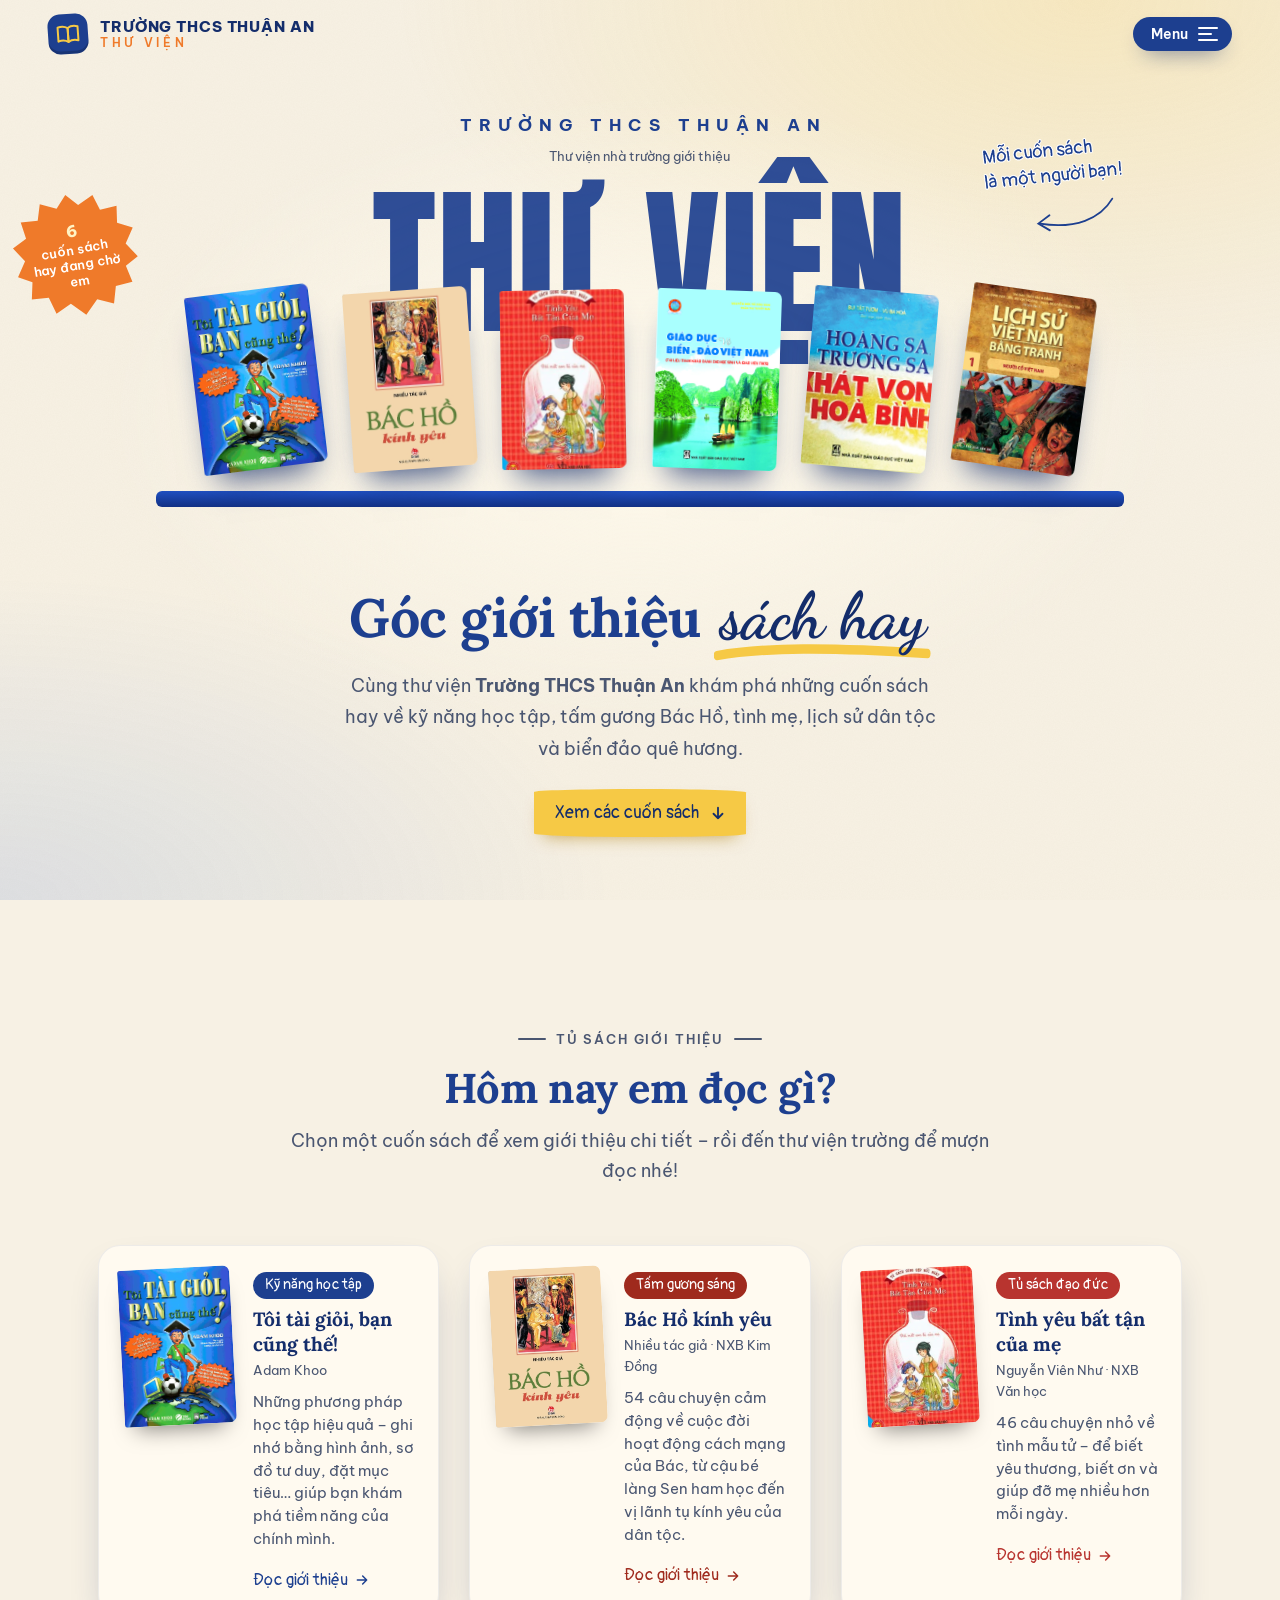
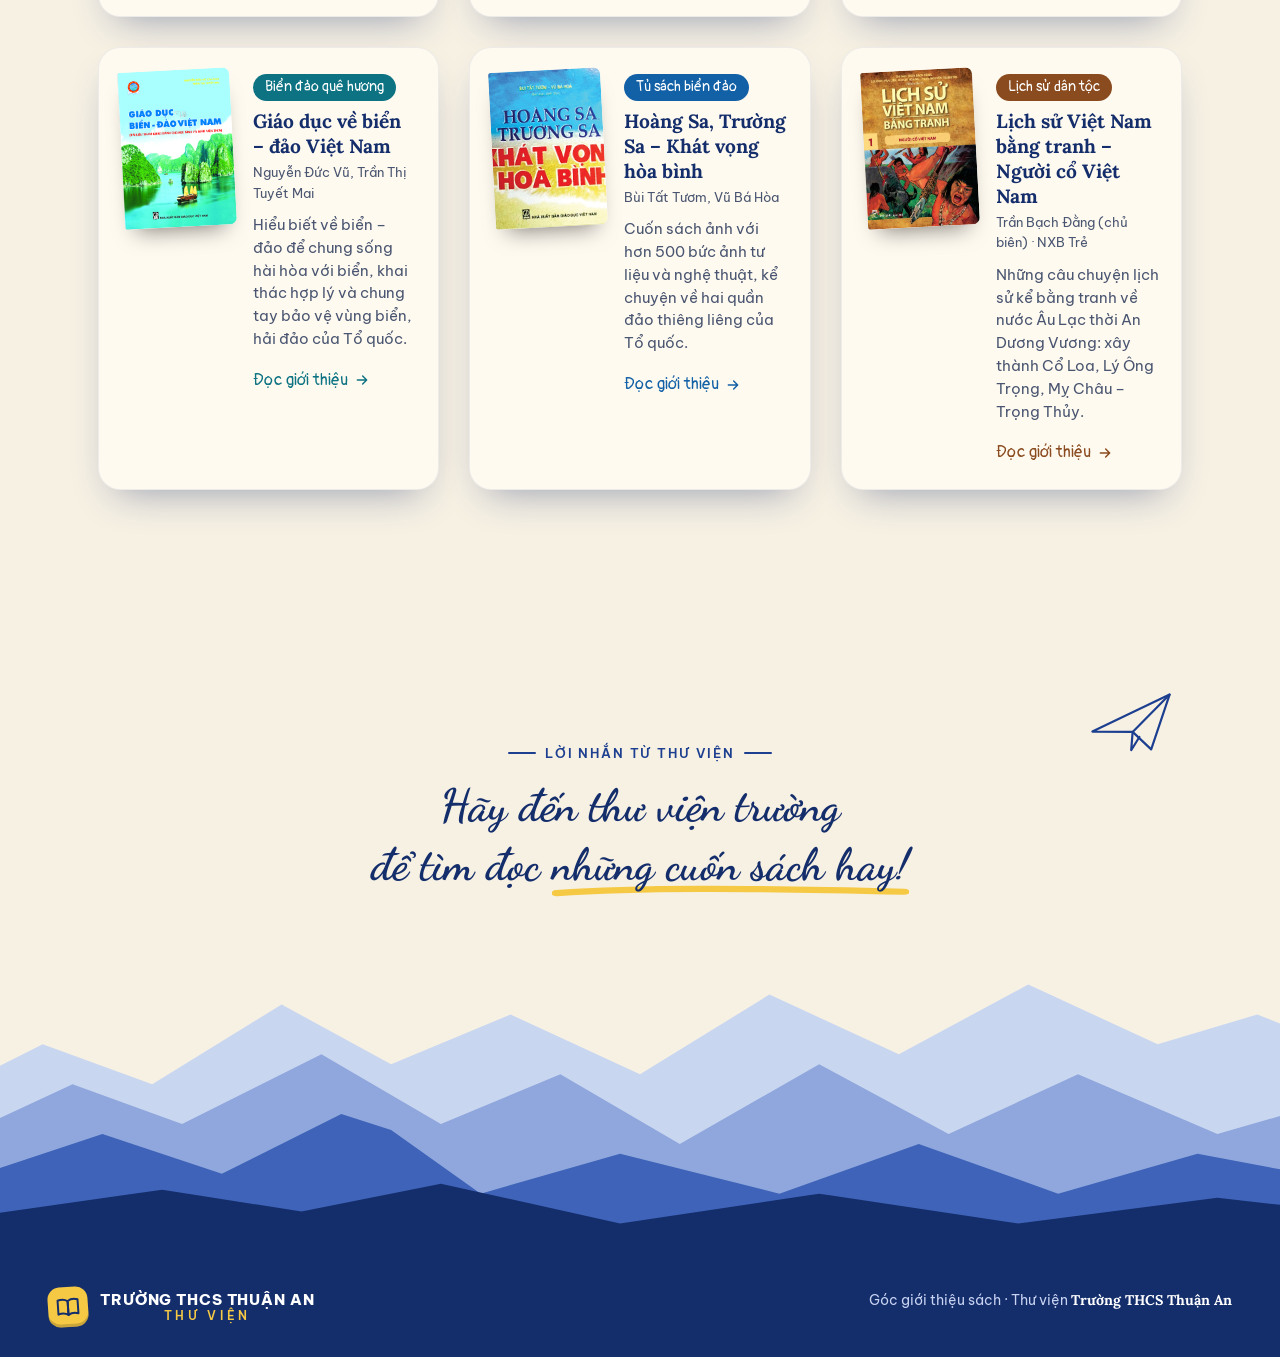
<file: index.html>
<!doctype html>
<html lang="vi">
<head>
  <meta charset="utf-8">
  <meta name="viewport" content="width=device-width, initial-scale=1">
  <title>Thư viện Trường THCS Thuận An – Góc giới thiệu sách</title>
  <meta name="description" content="Góc giới thiệu sách của Thư viện Trường THCS Thuận An: Tôi tài giỏi bạn cũng thế, Bác Hồ kính yêu, Tình yêu bất tận của mẹ, Giáo dục về biển – đảo Việt Nam, Hoàng Sa Trường Sa – Khát vọng hòa bình, Lịch sử Việt Nam bằng tranh.">
  <meta property="og:title" content="Thư viện Trường THCS Thuận An – Góc giới thiệu sách">
  <meta property="og:description" content="Góc giới thiệu sách của Thư viện Trường THCS Thuận An: Tôi tài giỏi bạn cũng thế, Bác Hồ kính yêu, Tình yêu bất tận của mẹ, Giáo dục về biển – đảo Việt Nam, Hoàng Sa Trường Sa – Khát vọng hòa bình, Lịch sử Việt Nam bằng tranh.">
  <meta property="og:image" content="assets/books/toi-tai-gioi-ban-cung-the/toi_tai_gioi__ban_cung_the_tai_ban_2019_1_2020_10_05_16_40_02.jpg">
  <meta property="og:type" content="website">
  <meta name="theme-color" content="#1d3f8f">
  <link rel="icon" href="data:image/svg+xml,%3Csvg xmlns='http://www.w3.org/2000/svg' viewBox='0 0 64 64'%3E%3Crect x='10' y='6' width='44' height='52' rx='4' fill='%231d3f8f'/%3E%3Crect x='10' y='6' width='8' height='52' fill='%23163170'/%3E%3Cpath d='M26 26h20M26 34h14' stroke='%23f6c945' stroke-width='5' stroke-linecap='round'/%3E%3C/svg%3E">
  <link rel="stylesheet" href="assets/css/style.css">
  <style>
    /* Tuỳ biến riêng của trang này */
    
    :root{--bgr:3.3}
  </style>
</head>
<body>
  <div class="progress" aria-hidden="true"></div>
  <header class="site-header">
    <div class="wrap">
      <a class="brand" href="index.html" aria-label="TRƯỜNG THCS THUẬN AN – THƯ VIỆN (trang chủ)"><span class="brand-mark"><svg viewBox="0 0 24 24" fill="none" stroke="currentColor" stroke-width="2" stroke-linecap="round" stroke-linejoin="round" aria-hidden="true"><path d="M2 5c3-1 7-1 10 1v14c-3-2-7-2-10-1z"/><path d="M22 5c-3-1-7-1-10 1v14c3-2 7-2 10-1z"/></svg></span><span class="brand-text"><b>TRƯỜNG THCS THUẬN AN</b><span>THƯ VIỆN</span></span></a>
      <button class="menu-btn" type="button" aria-expanded="false" aria-controls="site-menu">
        <span class="lbl">Menu</span><span class="burger" aria-hidden="true"><i></i><i></i><i></i></span>
      </button>
    </div>
  </header>
  <nav class="site-menu" id="site-menu" aria-label="Danh sách sách" aria-hidden="true">
    <div class="wrap">
      <div class="menu-intro">
        <span class="hand">Hôm nay em đọc gì?</span>
        <h2>Góc giới thiệu sách</h2>
        <p>Những cuốn sách hay đang chờ các em tại thư viện trường. Chọn một cuốn để xem giới thiệu nhé!</p>
        <a class="menu-home" href="index.html"><svg viewBox="0 0 24 24" fill="none" stroke="currentColor" stroke-width="2.2" stroke-linecap="round" stroke-linejoin="round" aria-hidden="true"><path d="M3 11 12 4l9 7"/><path d="M5 10v10h14V10"/></svg> Trang chủ thư viện</a>
      </div>
      <ul class="menu-list">
          <li><a href="toi-tai-gioi-ban-cung-the/index.html">
            <span class="n">01</span>
            <img src="assets/books/toi-tai-gioi-ban-cung-the/toi_tai_gioi__ban_cung_the_tai_ban_2019_1_2020_10_05_16_40_02.jpg" alt="" loading="lazy">
            <span class="t"><b>Tôi tài giỏi, bạn cũng thế!</b><small>Adam Khoo</small></span>
            <span class="go"><svg viewBox="0 0 24 24" fill="none" stroke="currentColor" stroke-width="2.2" stroke-linecap="round" stroke-linejoin="round" aria-hidden="true"><path d="M5 12h14M13 6l6 6-6 6"/></svg></span>
          </a></li>
          <li><a href="bac-ho-kinh-yeu/index.html">
            <span class="n">02</span>
            <img src="assets/books/bac-ho-kinh-yeu/bac-ho-kinh-yeu-tb-2023.jpg" alt="" loading="lazy">
            <span class="t"><b>Bác Hồ kính yêu</b><small>Nhiều tác giả · NXB Kim Đồng</small></span>
            <span class="go"><svg viewBox="0 0 24 24" fill="none" stroke="currentColor" stroke-width="2.2" stroke-linecap="round" stroke-linejoin="round" aria-hidden="true"><path d="M5 12h14M13 6l6 6-6 6"/></svg></span>
          </a></li>
          <li><a href="tinh-yeu-cua-me/index.html">
            <span class="n">03</span>
            <img src="assets/books/tinh-yeu-cua-me/anh-sach.jpg" alt="" loading="lazy">
            <span class="t"><b>Tình yêu bất tận của mẹ</b><small>Nguyễn Viên Như · NXB Văn học</small></span>
            <span class="go"><svg viewBox="0 0 24 24" fill="none" stroke="currentColor" stroke-width="2.2" stroke-linecap="round" stroke-linejoin="round" aria-hidden="true"><path d="M5 12h14M13 6l6 6-6 6"/></svg></span>
          </a></li>
          <li><a href="giao-duc-bien-dao/index.html">
            <span class="n">04</span>
            <img src="assets/books/giao-duc-bien-dao/giao-duc-bien-dao-thcs-2.jpg" alt="" loading="lazy">
            <span class="t"><b>Giáo dục về biển – đảo Việt Nam</b><small>Nguyễn Đức Vũ, Trần Thị Tuyết Mai</small></span>
            <span class="go"><svg viewBox="0 0 24 24" fill="none" stroke="currentColor" stroke-width="2.2" stroke-linecap="round" stroke-linejoin="round" aria-hidden="true"><path d="M5 12h14M13 6l6 6-6 6"/></svg></span>
          </a></li>
          <li><a href="hoang-sa-truong-sa-khat-vong-hoa-binh/index.html">
            <span class="n">05</span>
            <img src="assets/books/hoang-sa-truong-sa-khat-vong-hoa-binh/Hoang-Sa-Truong-Sa-Khat-vong-hoa-binh-web.jpg" alt="" loading="lazy">
            <span class="t"><b>Hoàng Sa, Trường Sa – Khát vọng hòa bình</b><small>Bùi Tất Tươm, Vũ Bá Hòa</small></span>
            <span class="go"><svg viewBox="0 0 24 24" fill="none" stroke="currentColor" stroke-width="2.2" stroke-linecap="round" stroke-linejoin="round" aria-hidden="true"><path d="M5 12h14M13 6l6 6-6 6"/></svg></span>
          </a></li>
          <li><a href="lich-su-viet-nam-bang-tranh-nuoc-co-viet/index.html">
            <span class="n">06</span>
            <img src="assets/books/lich-su-viet-nam-bang-tranh-nuoc-co-viet/nxbtre_full_03232017_102343.jpg" alt="" loading="lazy">
            <span class="t"><b>Lịch sử Việt Nam bằng tranh – Người cổ Việt Nam</b><small>Trần Bạch Đằng (chủ biên) · NXB Trẻ</small></span>
            <span class="go"><svg viewBox="0 0 24 24" fill="none" stroke="currentColor" stroke-width="2.2" stroke-linecap="round" stroke-linejoin="round" aria-hidden="true"><path d="M5 12h14M13 6l6 6-6 6"/></svg></span>
          </a></li>
      </ul>
    </div>
  </nav>
  <main>
    <section class="hero lib-hero" id="top" aria-label="Giới thiệu">
      <div class="hero-inner">
        <div class="hero-top reveal in">
          <span class="hero-author">TRƯỜNG THCS THUẬN AN</span>
          <span class="hero-trans">Thư viện nhà trường giới thiệu</span>
        </div>
        <div class="hero-stage">
          <div class="bg-words" aria-hidden="true"><span>Thư viện</span><span></span></div>
          <div class="shelf"><a href="toi-tai-gioi-ban-cung-the/index.html" title="Tôi tài giỏi, bạn cũng thế!"><img src="assets/books/toi-tai-gioi-ban-cung-the/toi_tai_gioi__ban_cung_the_tai_ban_2019_1_2020_10_05_16_40_02.jpg" alt="Bìa sách Tôi tài giỏi, bạn cũng thế!"></a><a href="bac-ho-kinh-yeu/index.html" title="Bác Hồ kính yêu"><img src="assets/books/bac-ho-kinh-yeu/bac-ho-kinh-yeu-tb-2023.jpg" alt="Bìa sách Bác Hồ kính yêu"></a><a href="tinh-yeu-cua-me/index.html" title="Tình yêu bất tận của mẹ"><img src="assets/books/tinh-yeu-cua-me/anh-sach.jpg" alt="Bìa sách Tình yêu bất tận của mẹ"></a><a href="giao-duc-bien-dao/index.html" title="Giáo dục về biển – đảo Việt Nam"><img src="assets/books/giao-duc-bien-dao/giao-duc-bien-dao-thcs-2.jpg" alt="Bìa sách Giáo dục về biển – đảo Việt Nam"></a><a href="hoang-sa-truong-sa-khat-vong-hoa-binh/index.html" title="Hoàng Sa, Trường Sa – Khát vọng hòa bình"><img src="assets/books/hoang-sa-truong-sa-khat-vong-hoa-binh/Hoang-Sa-Truong-Sa-Khat-vong-hoa-binh-web.jpg" alt="Bìa sách Hoàng Sa, Trường Sa – Khát vọng hòa bình"></a><a href="lich-su-viet-nam-bang-tranh-nuoc-co-viet/index.html" title="Lịch sử Việt Nam bằng tranh – Người cổ Việt Nam"><img src="assets/books/lich-su-viet-nam-bang-tranh-nuoc-co-viet/nxbtre_full_03232017_102343.jpg" alt="Bìa sách Lịch sử Việt Nam bằng tranh – Người cổ Việt Nam"></a></div>
          <div class="sticker s1" aria-hidden="true"><span><b>6</b>cuốn sách hay đang chờ em</span></div>
          <div class="hero-note n1" aria-hidden="true">Mỗi cuốn sách<br>là một người bạn!
            <svg viewBox="0 0 120 60" fill="none" stroke="currentColor" stroke-width="2.4" stroke-linecap="round"><path d="M110 6C96 34 64 50 16 46" /><path d="M28 34 14 46l16 8" /></svg>
          </div>
        </div>
        <div class="hero-bottom">
          <h1 class="reveal" data-d="1">Góc giới thiệu <span class="script">sách hay<svg viewBox="0 0 300 20" preserveAspectRatio="none" aria-hidden="true"><path d="M4 12C70 4 160 4 296 10" stroke="currentColor" stroke-width="9" stroke-linecap="round" fill="none"/></svg></span></h1>
          <p class="lead reveal" data-d="2">Cùng thư viện <strong>Trường THCS Thuận An</strong> khám phá những cuốn sách hay về kỹ năng học tập, tấm gương Bác Hồ, tình mẹ, lịch sử dân tộc và biển đảo quê hương.</p>
          <a href="#sach" class="scroll-cue reveal" data-d="3">Xem các cuốn sách <svg viewBox="0 0 24 24" fill="none" stroke="currentColor" stroke-width="2.4" stroke-linecap="round" stroke-linejoin="round"><path d="M12 5v14M6 13l6 6 6-6"/></svg></a>
        </div>
      </div>
    </section>
    <section class="section" id="sach" aria-labelledby="sach-h">
      <div class="wrap">
        <div class="sec-head">
          <p class="eyebrow reveal">Tủ sách giới thiệu</p>
          <h2 id="sach-h" class="h-serif reveal" data-d="1">Hôm nay em đọc gì?</h2>
          <p class="reveal" data-d="2">Chọn một cuốn sách để xem giới thiệu chi tiết – rồi đến thư viện trường để mượn đọc nhé!</p>
        </div>
        <div class="book-grid">
          <a class="book-card reveal" data-d="1" href="toi-tai-gioi-ban-cung-the/index.html" style="--c:#1d3f8f">
            <img src="assets/books/toi-tai-gioi-ban-cung-the/toi_tai_gioi__ban_cung_the_tai_ban_2019_1_2020_10_05_16_40_02.jpg" alt="Bìa sách Tôi tài giỏi, bạn cũng thế!" loading="lazy">
            <span>
              <span class="tag">Kỹ năng học tập</span>
              <h3>Tôi tài giỏi, bạn cũng thế!</h3>
              <p class="au">Adam Khoo</p>
              <p>Những phương pháp học tập hiệu quả – ghi nhớ bằng hình ảnh, sơ đồ tư duy, đặt mục tiêu… giúp bạn khám phá tiềm năng của chính mình.</p>
              <span class="more">Đọc giới thiệu <svg viewBox="0 0 24 24" fill="none" stroke="currentColor" stroke-width="2.2" stroke-linecap="round" stroke-linejoin="round" aria-hidden="true"><path d="M5 12h14M13 6l6 6-6 6"/></svg></span>
            </span>
          </a>
          <a class="book-card reveal" data-d="2" href="bac-ho-kinh-yeu/index.html" style="--c:#9f2a1d">
            <img src="assets/books/bac-ho-kinh-yeu/bac-ho-kinh-yeu-tb-2023.jpg" alt="Bìa sách Bác Hồ kính yêu" loading="lazy">
            <span>
              <span class="tag">Tấm gương sáng</span>
              <h3>Bác Hồ kính yêu</h3>
              <p class="au">Nhiều tác giả · NXB Kim Đồng</p>
              <p>54 câu chuyện cảm động về cuộc đời hoạt động cách mạng của Bác, từ cậu bé làng Sen ham học đến vị lãnh tụ kính yêu của dân tộc.</p>
              <span class="more">Đọc giới thiệu <svg viewBox="0 0 24 24" fill="none" stroke="currentColor" stroke-width="2.2" stroke-linecap="round" stroke-linejoin="round" aria-hidden="true"><path d="M5 12h14M13 6l6 6-6 6"/></svg></span>
            </span>
          </a>
          <a class="book-card reveal" data-d="3" href="tinh-yeu-cua-me/index.html" style="--c:#b8342f">
            <img src="assets/books/tinh-yeu-cua-me/anh-sach.jpg" alt="Bìa sách Tình yêu bất tận của mẹ" loading="lazy">
            <span>
              <span class="tag">Tủ sách đạo đức</span>
              <h3>Tình yêu bất tận của mẹ</h3>
              <p class="au">Nguyễn Viên Như · NXB Văn học</p>
              <p>46 câu chuyện nhỏ về tình mẫu tử – để biết yêu thương, biết ơn và giúp đỡ mẹ nhiều hơn mỗi ngày.</p>
              <span class="more">Đọc giới thiệu <svg viewBox="0 0 24 24" fill="none" stroke="currentColor" stroke-width="2.2" stroke-linecap="round" stroke-linejoin="round" aria-hidden="true"><path d="M5 12h14M13 6l6 6-6 6"/></svg></span>
            </span>
          </a>
          <a class="book-card reveal" data-d="1" href="giao-duc-bien-dao/index.html" style="--c:#0d7383">
            <img src="assets/books/giao-duc-bien-dao/giao-duc-bien-dao-thcs-2.jpg" alt="Bìa sách Giáo dục về biển – đảo Việt Nam" loading="lazy">
            <span>
              <span class="tag">Biển đảo quê hương</span>
              <h3>Giáo dục về biển – đảo Việt Nam</h3>
              <p class="au">Nguyễn Đức Vũ, Trần Thị Tuyết Mai</p>
              <p>Hiểu biết về biển – đảo để chung sống hài hòa với biển, khai thác hợp lý và chung tay bảo vệ vùng biển, hải đảo của Tổ quốc.</p>
              <span class="more">Đọc giới thiệu <svg viewBox="0 0 24 24" fill="none" stroke="currentColor" stroke-width="2.2" stroke-linecap="round" stroke-linejoin="round" aria-hidden="true"><path d="M5 12h14M13 6l6 6-6 6"/></svg></span>
            </span>
          </a>
          <a class="book-card reveal" data-d="2" href="hoang-sa-truong-sa-khat-vong-hoa-binh/index.html" style="--c:#1260a6">
            <img src="assets/books/hoang-sa-truong-sa-khat-vong-hoa-binh/Hoang-Sa-Truong-Sa-Khat-vong-hoa-binh-web.jpg" alt="Bìa sách Hoàng Sa, Trường Sa – Khát vọng hòa bình" loading="lazy">
            <span>
              <span class="tag">Tủ sách biển đảo</span>
              <h3>Hoàng Sa, Trường Sa – Khát vọng hòa bình</h3>
              <p class="au">Bùi Tất Tươm, Vũ Bá Hòa</p>
              <p>Cuốn sách ảnh với hơn 500 bức ảnh tư liệu và nghệ thuật, kể chuyện về hai quần đảo thiêng liêng của Tổ quốc.</p>
              <span class="more">Đọc giới thiệu <svg viewBox="0 0 24 24" fill="none" stroke="currentColor" stroke-width="2.2" stroke-linecap="round" stroke-linejoin="round" aria-hidden="true"><path d="M5 12h14M13 6l6 6-6 6"/></svg></span>
            </span>
          </a>
          <a class="book-card reveal" data-d="3" href="lich-su-viet-nam-bang-tranh-nuoc-co-viet/index.html" style="--c:#8a4b1f">
            <img src="assets/books/lich-su-viet-nam-bang-tranh-nuoc-co-viet/nxbtre_full_03232017_102343.jpg" alt="Bìa sách Lịch sử Việt Nam bằng tranh – Người cổ Việt Nam" loading="lazy">
            <span>
              <span class="tag">Lịch sử dân tộc</span>
              <h3>Lịch sử Việt Nam bằng tranh – Người cổ Việt Nam</h3>
              <p class="au">Trần Bạch Đằng (chủ biên) · NXB Trẻ</p>
              <p>Những câu chuyện lịch sử kể bằng tranh về nước Âu Lạc thời An Dương Vương: xây thành Cổ Loa, Lý Ông Trọng, Mỵ Châu – Trọng Thủy.</p>
              <span class="more">Đọc giới thiệu <svg viewBox="0 0 24 24" fill="none" stroke="currentColor" stroke-width="2.2" stroke-linecap="round" stroke-linejoin="round" aria-hidden="true"><path d="M5 12h14M13 6l6 6-6 6"/></svg></span>
            </span>
          </a>
        </div>
      </div>
    </section>
    <section class="final" id="thong-diep" aria-labelledby="final-h">
      <svg class="plane" viewBox="0 0 90 60" fill="none" stroke="currentColor" stroke-width="2.2" stroke-linejoin="round" stroke-linecap="round" aria-hidden="true"><path d="M4 30 86 4 60 56 44 36z" /><path d="M86 4 44 36l-4 18 10-12" /></svg>
      <div class="msg">
        <p class="eyebrow reveal" id="final-h">Lời nhắn từ thư viện</p>
        <blockquote class="reveal" data-d="1">Hãy đến thư viện trường<br>để tìm đọc <span class="u">những cuốn sách hay!<svg viewBox="0 0 300 20" preserveAspectRatio="none" aria-hidden="true"><path d="M4 12C70 4 160 4 296 10" stroke="currentColor" stroke-width="9" stroke-linecap="round" fill="none"/></svg></span></blockquote>
      </div>
      
      <div class="mountains" aria-hidden="true">
        <svg viewBox="0 0 1440 360" preserveAspectRatio="xMidYMax slice">
          <path d="M0 210 120 150 230 190 360 110 470 170 590 120 720 180 850 100 980 160 1110 90 1240 150 1340 120 1440 160V360H0z" fill="var(--tint-3)" />
          <path d="M0 260 150 190 260 230 400 160 520 230 640 180 760 250 900 170 1030 240 1160 180 1300 240 1440 200V360H0z" fill="var(--tint-4)" />
          <path d="M0 300 180 240 300 280 420 220 470 236 560 300 700 260 860 300 1000 250 1140 300 1280 260 1440 290V360H0z" fill="var(--tint-5)" />
          <path d="M0 330 240 296 380 318 520 290 700 330 900 300 1100 330 1300 304 1440 320V360H0z" fill="var(--blue-deep)" />
          
        </svg>
      </div>
    </section>
  </main>
  <footer class="site-footer">
    <div class="wrap">
      <a class="brand" href="index.html" aria-label="TRƯỜNG THCS THUẬN AN – THƯ VIỆN (trang chủ)"><span class="brand-mark"><svg viewBox="0 0 24 24" fill="none" stroke="currentColor" stroke-width="2" stroke-linecap="round" stroke-linejoin="round" aria-hidden="true"><path d="M2 5c3-1 7-1 10 1v14c-3-2-7-2-10-1z"/><path d="M22 5c-3-1-7-1-10 1v14c3-2 7-2 10-1z"/></svg></span><span class="brand-text"><b>TRƯỜNG THCS THUẬN AN</b><span>THƯ VIỆN</span></span></a>
      <p class="credit">Góc giới thiệu sách · Thư viện <b>Trường THCS Thuận An</b></p>
    </div>
  </footer>
  <script src="assets/js/main.js"></script>
</body>
</html>
</file>
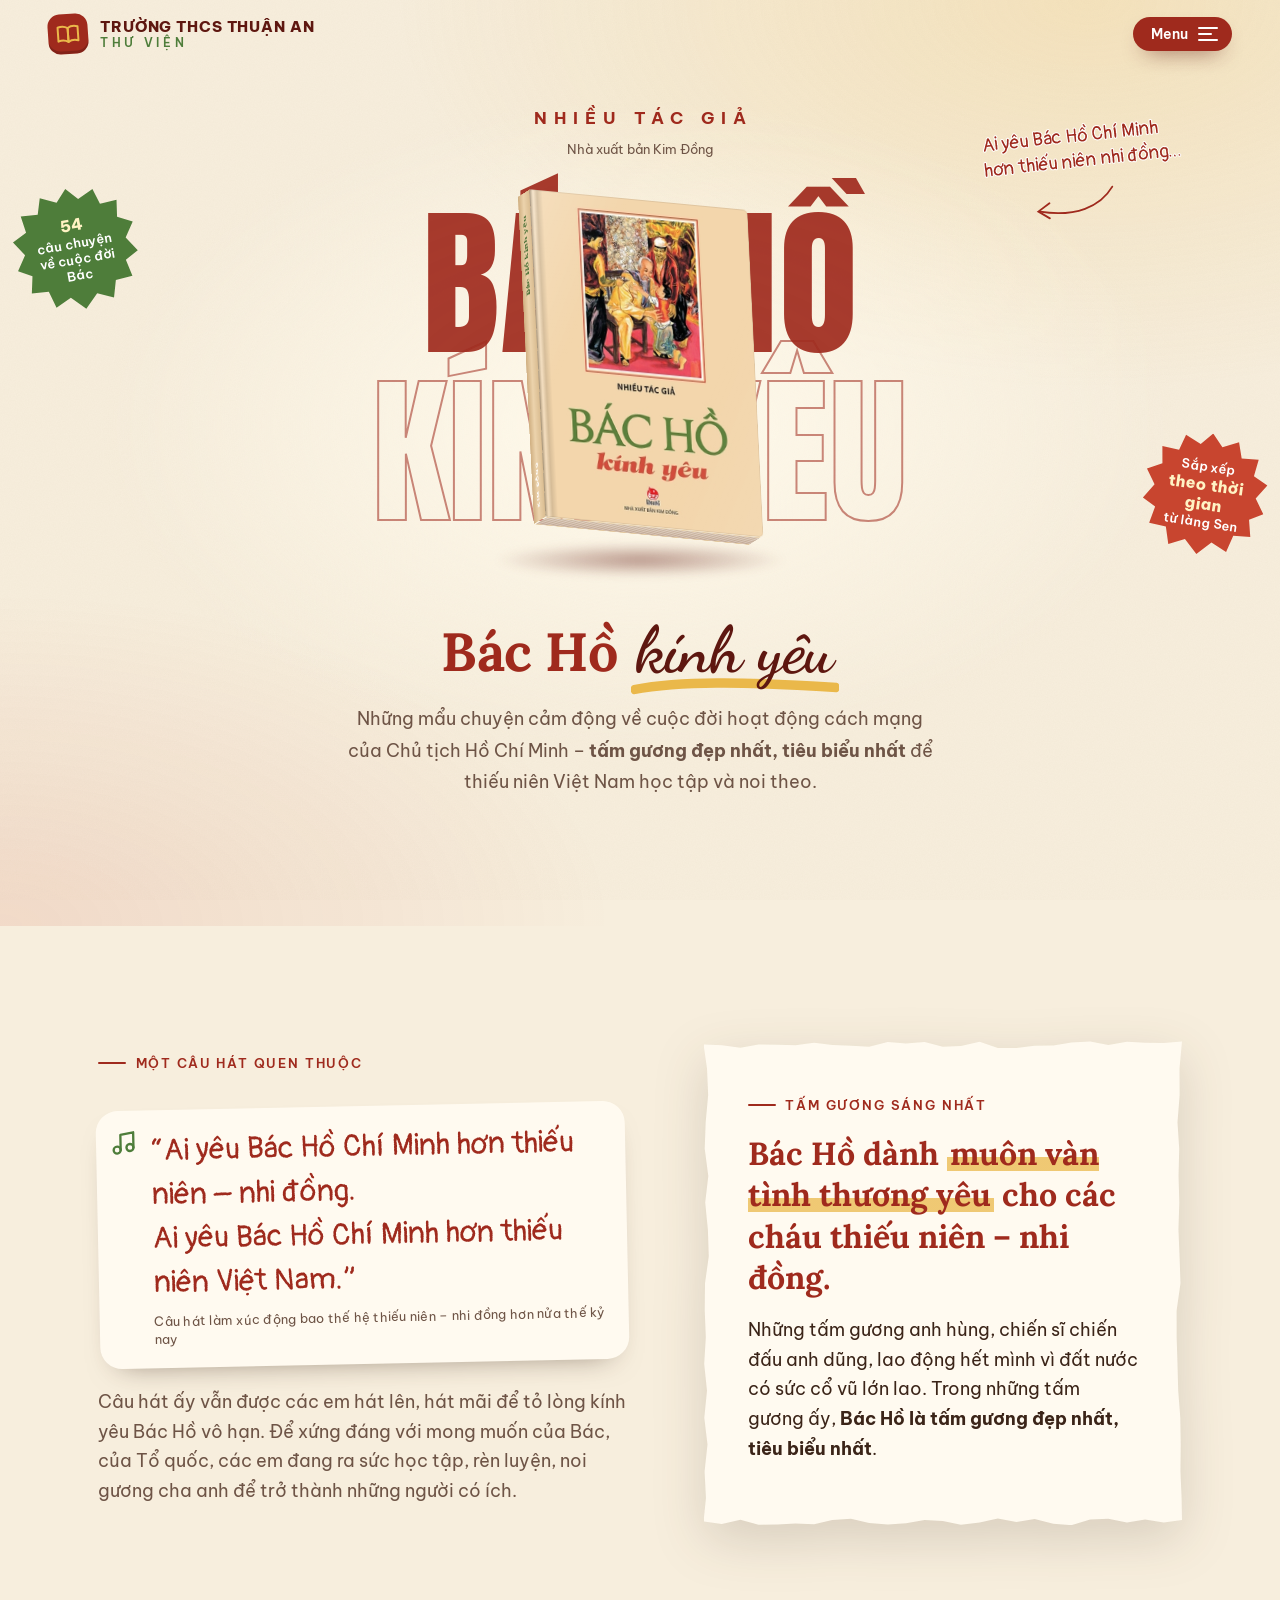
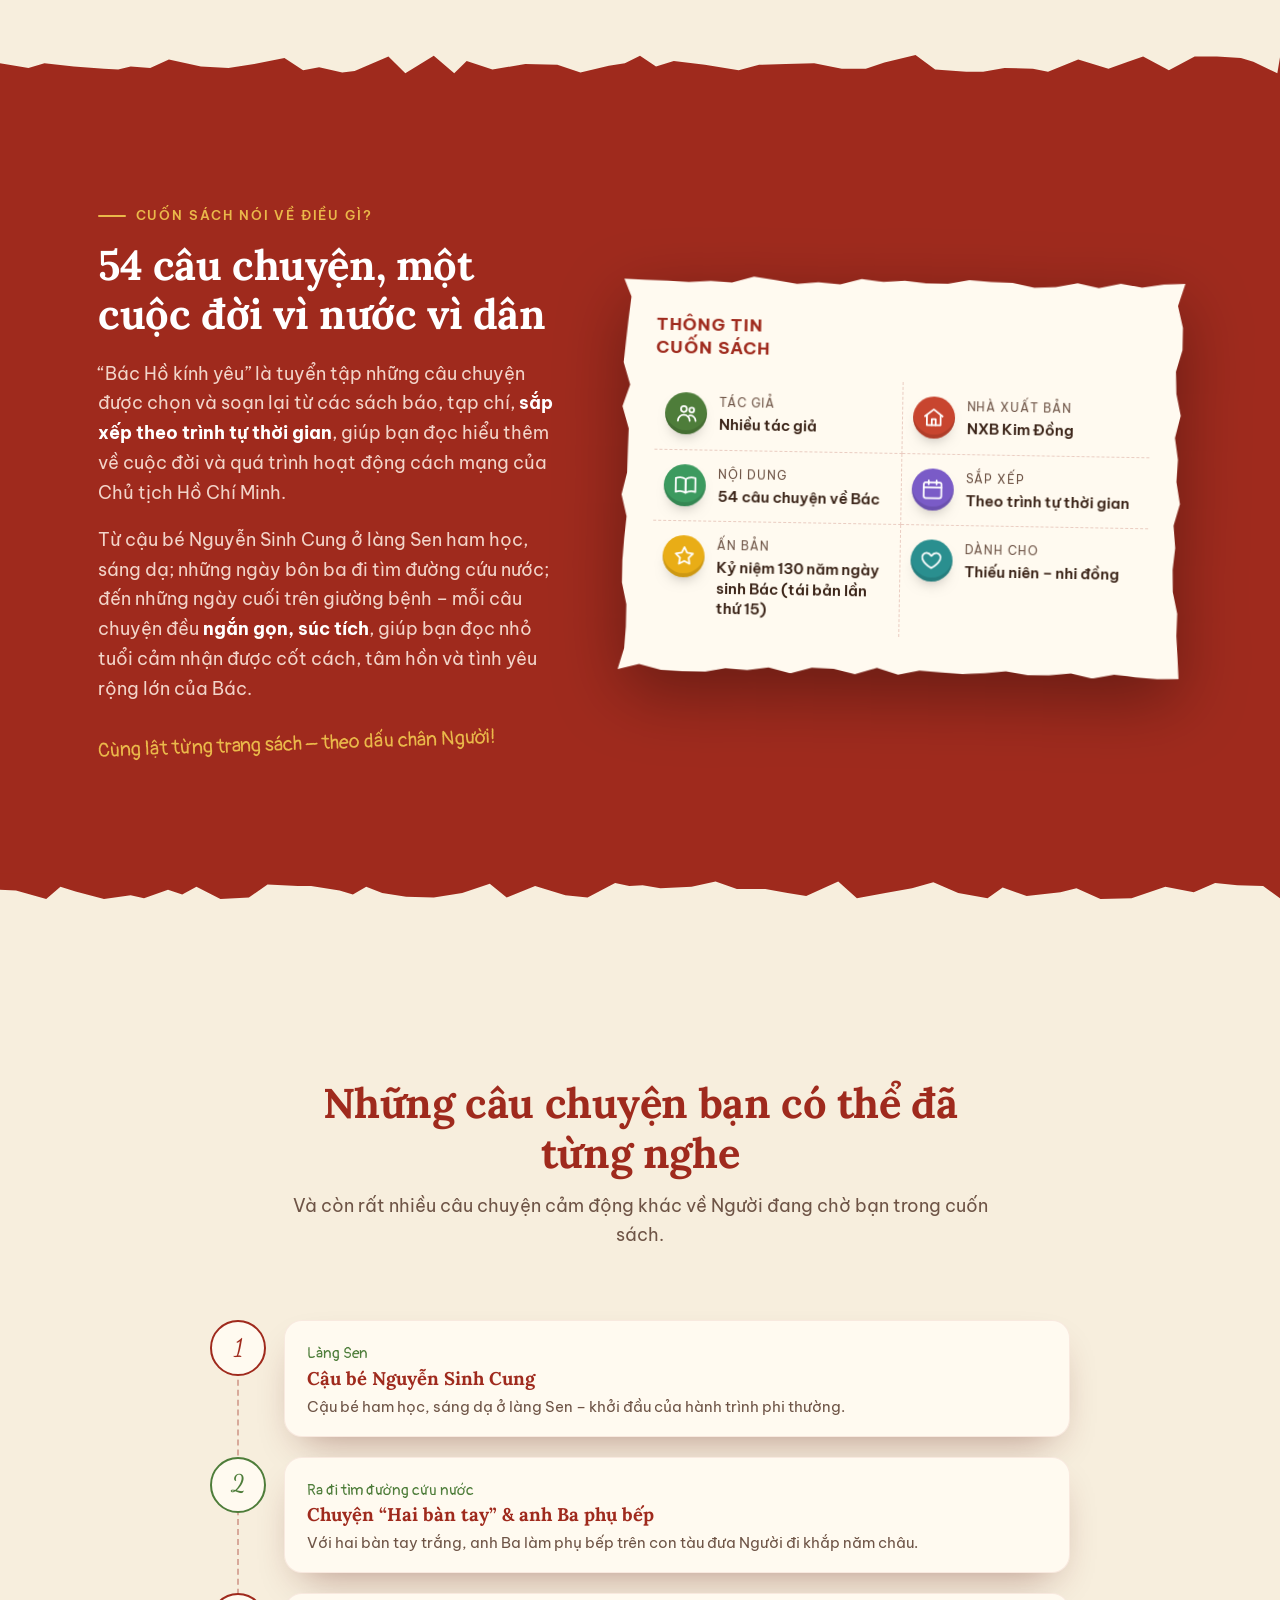
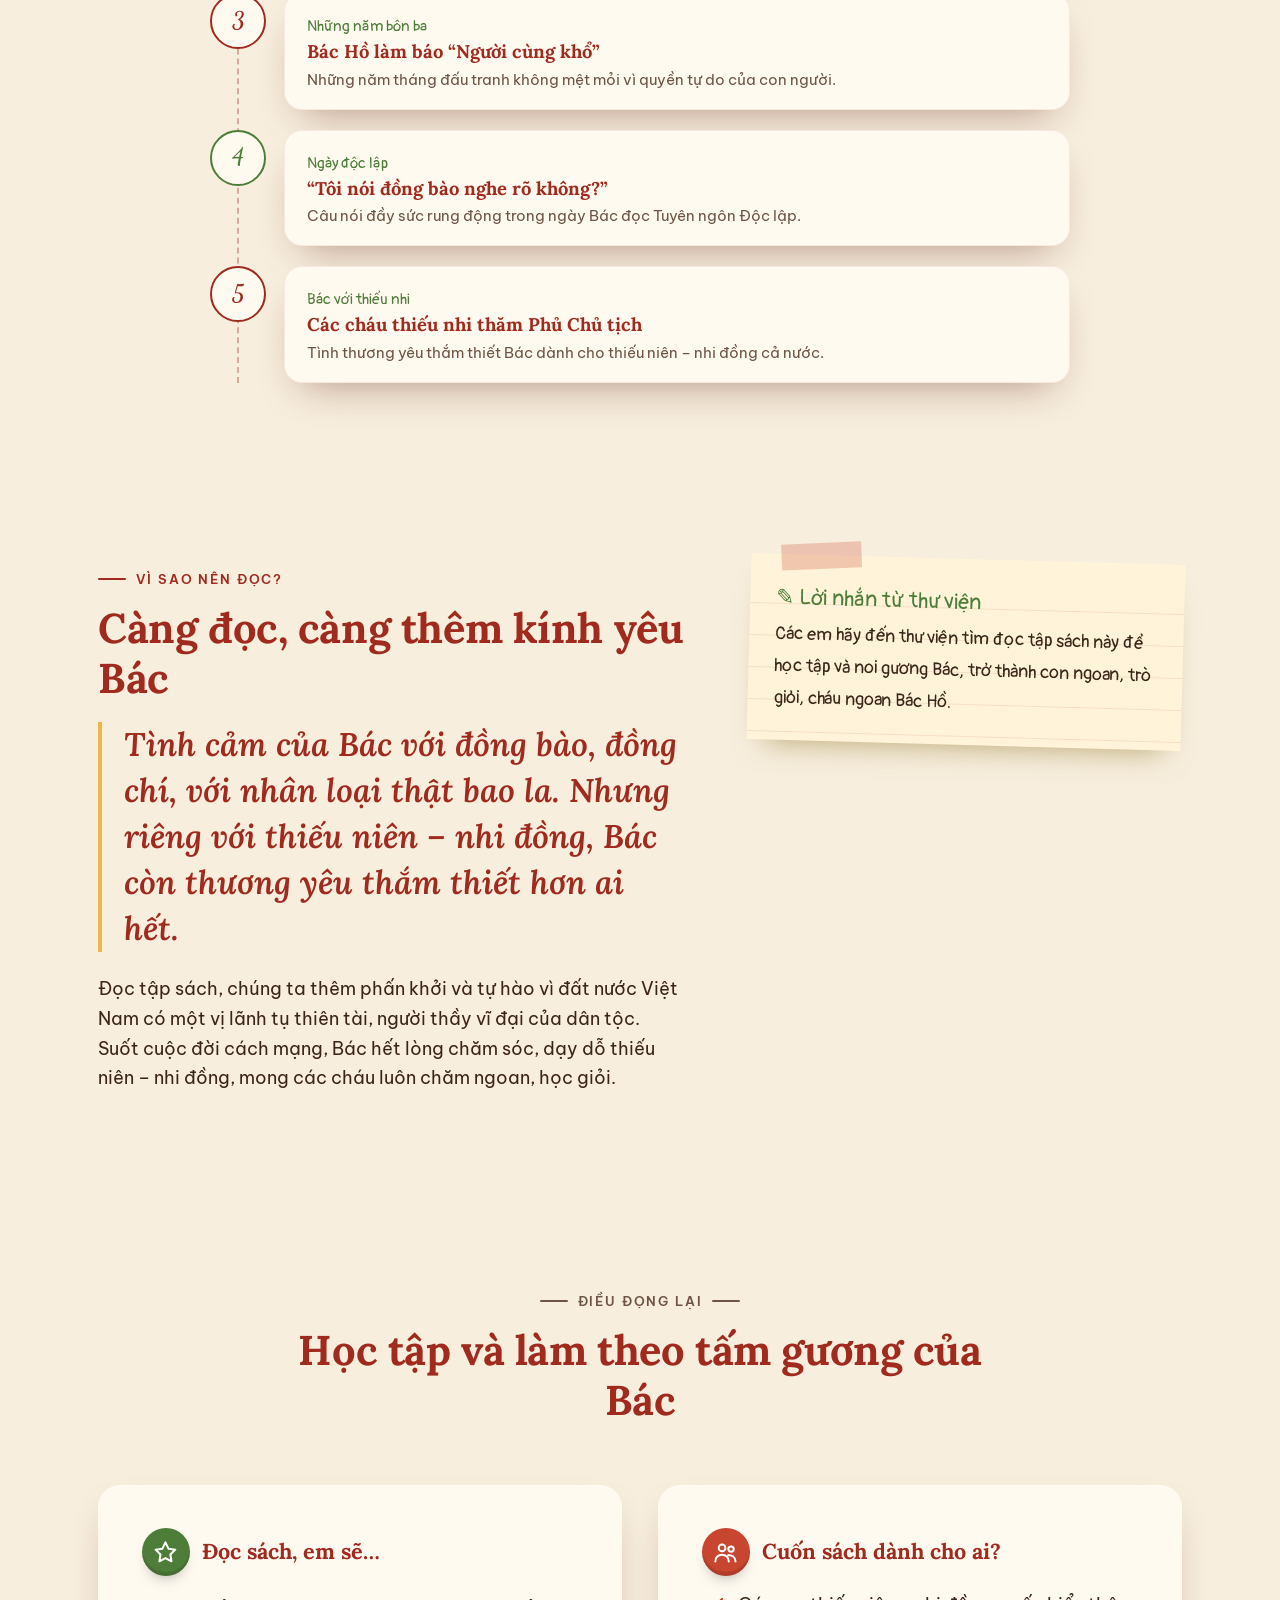
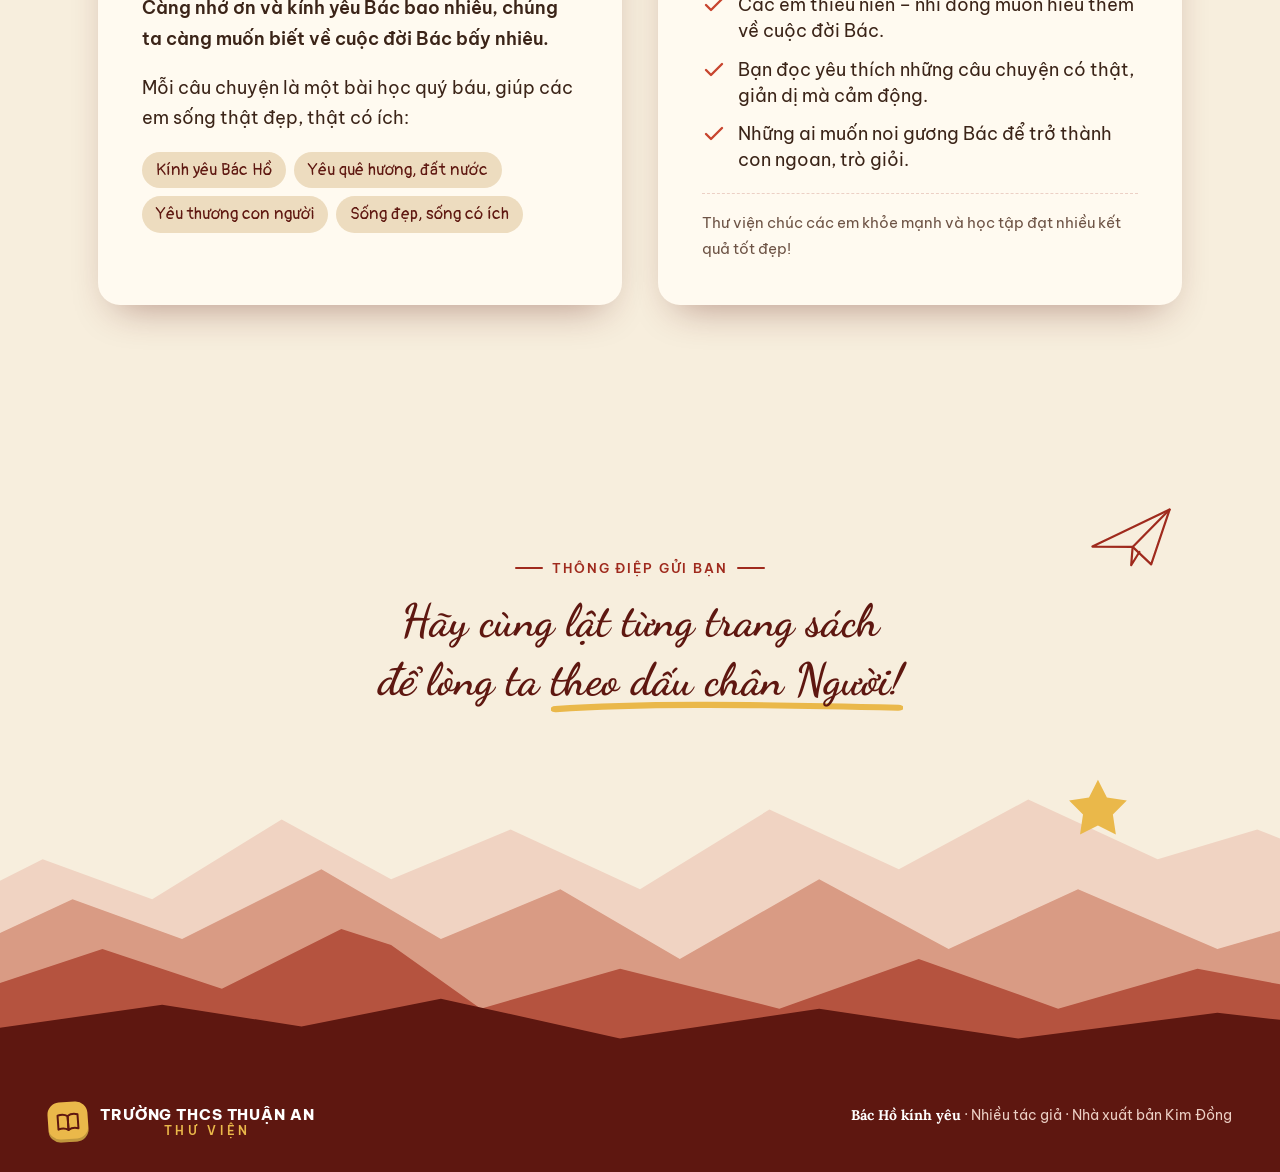
<file: bac-ho-kinh-yeu/index.html>
<!doctype html>
<html lang="vi">
<head>
  <meta charset="utf-8">
  <meta name="viewport" content="width=device-width, initial-scale=1">
  <title>Bác Hồ kính yêu – NXB Kim Đồng | Thư viện THCS Thuận An</title>
  <meta name="description" content="Giới thiệu sách “Bác Hồ kính yêu” (NXB Kim Đồng) – 54 câu chuyện cảm động về cuộc đời hoạt động cách mạng của Chủ tịch Hồ Chí Minh.">
  <meta property="og:title" content="Bác Hồ kính yêu – NXB Kim Đồng | Thư viện THCS Thuận An">
  <meta property="og:description" content="Giới thiệu sách “Bác Hồ kính yêu” (NXB Kim Đồng) – 54 câu chuyện cảm động về cuộc đời hoạt động cách mạng của Chủ tịch Hồ Chí Minh.">
  <meta property="og:image" content="../assets/books/bac-ho-kinh-yeu/bac-ho-kinh-yeu-tb-2023.jpg">
  <meta property="og:type" content="website">
  <meta name="theme-color" content="#9f2a1d">
  <link rel="icon" href="data:image/svg+xml,%3Csvg xmlns='http://www.w3.org/2000/svg' viewBox='0 0 64 64'%3E%3Crect x='10' y='6' width='44' height='52' rx='4' fill='%231d3f8f'/%3E%3Crect x='10' y='6' width='8' height='52' fill='%23163170'/%3E%3Cpath d='M26 26h20M26 34h14' stroke='%23f6c945' stroke-width='5' stroke-linecap='round'/%3E%3C/svg%3E">
  <link rel="stylesheet" href="../assets/css/style.css">
  <style>
    /* Tuỳ biến riêng của trang này */
    :root{--blue:#9f2a1d;--blue-deep:#5e1710;--blue-bright:#c8452f;--yellow:#eab84a;--orange:#4e7d3a;--cream:#f7eedd;--cream-2:#eddcbf;--paper:#fffaf0;--ink:#3b2418;--ink-soft:#6e5446;--spine-1:#cfae80;--spine-2:#ecd3ac;--spine-3:#d9bb8f;--spine-text:#3f6a2f;--cover-back:#e1c69d;--cover-edge:#e6cda5;--band-ink:#fbeee4;--band-soft:#f2d4c9;--footer-ink:#eccfc4;--note-bg:#fff4d9;--tint-1:#f6e2cf;--tint-2:#e9c3a6;--tint-3:#f0d3c2;--tint-4:#d99b84;--tint-5:#b5533f;}
    :root{--bgr:3.3;--book-ar:341/480;}
    .book .front{background-image:url("../assets/books/bac-ho-kinh-yeu/bac-ho-kinh-yeu-tb-2023.jpg")}
  </style>
</head>
<body>
  <div class="progress" aria-hidden="true"></div>
  <header class="site-header">
    <div class="wrap">
      <a class="brand" href="../index.html" aria-label="TRƯỜNG THCS THUẬN AN – THƯ VIỆN (trang chủ)"><span class="brand-mark"><svg viewBox="0 0 24 24" fill="none" stroke="currentColor" stroke-width="2" stroke-linecap="round" stroke-linejoin="round" aria-hidden="true"><path d="M2 5c3-1 7-1 10 1v14c-3-2-7-2-10-1z"/><path d="M22 5c-3-1-7-1-10 1v14c3-2 7-2 10-1z"/></svg></span><span class="brand-text"><b>TRƯỜNG THCS THUẬN AN</b><span>THƯ VIỆN</span></span></a>
      <button class="menu-btn" type="button" aria-expanded="false" aria-controls="site-menu">
        <span class="lbl">Menu</span><span class="burger" aria-hidden="true"><i></i><i></i><i></i></span>
      </button>
    </div>
  </header>
  <nav class="site-menu" id="site-menu" aria-label="Danh sách sách" aria-hidden="true">
    <div class="wrap">
      <div class="menu-intro">
        <span class="hand">Hôm nay em đọc gì?</span>
        <h2>Góc giới thiệu sách</h2>
        <p>Những cuốn sách hay đang chờ các em tại thư viện trường. Chọn một cuốn để xem giới thiệu nhé!</p>
        <a class="menu-home" href="../index.html"><svg viewBox="0 0 24 24" fill="none" stroke="currentColor" stroke-width="2.2" stroke-linecap="round" stroke-linejoin="round" aria-hidden="true"><path d="M3 11 12 4l9 7"/><path d="M5 10v10h14V10"/></svg> Trang chủ thư viện</a>
      </div>
      <ul class="menu-list">
          <li><a href="../toi-tai-gioi-ban-cung-the/index.html">
            <span class="n">01</span>
            <img src="../assets/books/toi-tai-gioi-ban-cung-the/toi_tai_gioi__ban_cung_the_tai_ban_2019_1_2020_10_05_16_40_02.jpg" alt="" loading="lazy">
            <span class="t"><b>Tôi tài giỏi, bạn cũng thế!</b><small>Adam Khoo</small></span>
            <span class="go"><svg viewBox="0 0 24 24" fill="none" stroke="currentColor" stroke-width="2.2" stroke-linecap="round" stroke-linejoin="round" aria-hidden="true"><path d="M5 12h14M13 6l6 6-6 6"/></svg></span>
          </a></li>
          <li><a href="../bac-ho-kinh-yeu/index.html" aria-current="page">
            <span class="n">02</span>
            <img src="../assets/books/bac-ho-kinh-yeu/bac-ho-kinh-yeu-tb-2023.jpg" alt="" loading="lazy">
            <span class="t"><b>Bác Hồ kính yêu</b><small>Nhiều tác giả · NXB Kim Đồng</small></span>
            <span class="go"><svg viewBox="0 0 24 24" fill="none" stroke="currentColor" stroke-width="2.2" stroke-linecap="round" stroke-linejoin="round" aria-hidden="true"><path d="M5 12h14M13 6l6 6-6 6"/></svg></span>
          </a></li>
          <li><a href="../tinh-yeu-cua-me/index.html">
            <span class="n">03</span>
            <img src="../assets/books/tinh-yeu-cua-me/anh-sach.jpg" alt="" loading="lazy">
            <span class="t"><b>Tình yêu bất tận của mẹ</b><small>Nguyễn Viên Như · NXB Văn học</small></span>
            <span class="go"><svg viewBox="0 0 24 24" fill="none" stroke="currentColor" stroke-width="2.2" stroke-linecap="round" stroke-linejoin="round" aria-hidden="true"><path d="M5 12h14M13 6l6 6-6 6"/></svg></span>
          </a></li>
          <li><a href="../giao-duc-bien-dao/index.html">
            <span class="n">04</span>
            <img src="../assets/books/giao-duc-bien-dao/giao-duc-bien-dao-thcs-2.jpg" alt="" loading="lazy">
            <span class="t"><b>Giáo dục về biển – đảo Việt Nam</b><small>Nguyễn Đức Vũ, Trần Thị Tuyết Mai</small></span>
            <span class="go"><svg viewBox="0 0 24 24" fill="none" stroke="currentColor" stroke-width="2.2" stroke-linecap="round" stroke-linejoin="round" aria-hidden="true"><path d="M5 12h14M13 6l6 6-6 6"/></svg></span>
          </a></li>
          <li><a href="../hoang-sa-truong-sa-khat-vong-hoa-binh/index.html">
            <span class="n">05</span>
            <img src="../assets/books/hoang-sa-truong-sa-khat-vong-hoa-binh/Hoang-Sa-Truong-Sa-Khat-vong-hoa-binh-web.jpg" alt="" loading="lazy">
            <span class="t"><b>Hoàng Sa, Trường Sa – Khát vọng hòa bình</b><small>Bùi Tất Tươm, Vũ Bá Hòa</small></span>
            <span class="go"><svg viewBox="0 0 24 24" fill="none" stroke="currentColor" stroke-width="2.2" stroke-linecap="round" stroke-linejoin="round" aria-hidden="true"><path d="M5 12h14M13 6l6 6-6 6"/></svg></span>
          </a></li>
          <li><a href="../lich-su-viet-nam-bang-tranh-nuoc-co-viet/index.html">
            <span class="n">06</span>
            <img src="../assets/books/lich-su-viet-nam-bang-tranh-nuoc-co-viet/nxbtre_full_03232017_102343.jpg" alt="" loading="lazy">
            <span class="t"><b>Lịch sử Việt Nam bằng tranh – Người cổ Việt Nam</b><small>Trần Bạch Đằng (chủ biên) · NXB Trẻ</small></span>
            <span class="go"><svg viewBox="0 0 24 24" fill="none" stroke="currentColor" stroke-width="2.2" stroke-linecap="round" stroke-linejoin="round" aria-hidden="true"><path d="M5 12h14M13 6l6 6-6 6"/></svg></span>
          </a></li>
      </ul>
    </div>
  </nav>
  <main>
    <section class="hero" id="top" aria-label="Giới thiệu">
      <div class="hero-inner">
        <div class="hero-top reveal in">
          <span class="hero-author">NHIỀU TÁC GIẢ</span>
          <span class="hero-trans">Nhà xuất bản Kim Đồng</span>
        </div>
        <div class="hero-stage">
          <div class="bg-words" aria-hidden="true"><span>Bác Hồ</span><span>Kính yêu</span></div>
          
          <div class="book-scene" role="img" aria-label="Bìa sách">
            <div class="book-float">
              <div class="book">
                <div class="face front"></div>
                <div class="face back"></div>
                <div class="face spine"><b>Bác Hồ kính yêu</b><small>KIM ĐỒNG</small></div>
                <div class="face pages"></div>
                <div class="face top"></div>
                <div class="face bottom"></div>
              </div>
            </div>
            <div class="book-shadow"></div>
          </div>
          <div class="sticker s1" aria-hidden="true"><span><b>54</b>câu chuyện về cuộc đời Bác</span></div>
          <div class="sticker s2" aria-hidden="true"><span>Sắp xếp<b>theo thời gian</b>từ làng Sen</span></div>
          <div class="hero-note n1" aria-hidden="true">Ai yêu Bác Hồ Chí Minh<br>hơn thiếu niên nhi đồng…
            <svg viewBox="0 0 120 60" fill="none" stroke="currentColor" stroke-width="2.4" stroke-linecap="round"><path d="M110 6C96 34 64 50 16 46" /><path d="M28 34 14 46l16 8" /></svg>
          </div>
        </div>
        <div class="hero-bottom">
          <h1 class="reveal" data-d="1">Bác Hồ <span class="script">kính yêu<svg viewBox="0 0 300 20" preserveAspectRatio="none" aria-hidden="true"><path d="M4 12C70 4 160 4 296 10" stroke="currentColor" stroke-width="9" stroke-linecap="round" fill="none"/></svg></span></h1>
          <p class="lead reveal" data-d="2">Những mẩu chuyện cảm động về cuộc đời hoạt động cách mạng của Chủ tịch Hồ Chí Minh – <strong>tấm gương đẹp nhất, tiêu biểu nhất</strong> để thiếu niên Việt Nam học tập và noi theo.</p>
          <a href="#cau-hat" class="scroll-cue reveal" data-d="3">Khám phá cuốn sách <svg viewBox="0 0 24 24" fill="none" stroke="currentColor" stroke-width="2.4" stroke-linecap="round" stroke-linejoin="round"><path d="M12 5v14M6 13l6 6 6-6"/></svg></a>
        </div>
      </div>
    </section>
    <section class="section" id="cau-hat" aria-labelledby="cau-hat-h">
      <div class="wrap think-grid">
        <div>
          <p class="eyebrow reveal">Một câu hát quen thuộc</p>
          <h2 id="cau-hat-h" class="sr-only">Một câu hát quen thuộc</h2>
          <blockquote class="lyric reveal" data-d="1"><svg viewBox="0 0 24 24" fill="none" stroke="currentColor" stroke-width="2" stroke-linecap="round" stroke-linejoin="round" aria-hidden="true"><path d="M9 18V5l11-2v13"/><circle cx="6" cy="18" r="3"/><circle cx="17" cy="16" r="3"/></svg>“Ai yêu Bác Hồ Chí Minh hơn thiếu niên – nhi đồng.<br>Ai yêu Bác Hồ Chí Minh hơn thiếu niên Việt Nam.”<cite>Câu hát làm xúc động bao thế hệ thiếu niên – nhi đồng hơn nửa thế kỷ nay</cite></blockquote>
          <p class="lead-text reveal" data-d="2">Câu hát ấy vẫn được các em hát lên, hát mãi để tỏ lòng kính yêu Bác Hồ vô hạn. Để xứng đáng với mong muốn của Bác, của Tổ quốc, các em đang ra sức học tập, rèn luyện, noi gương cha anh để trở thành những người có ích.</p>
        </div>
        <div class="reveal" data-d="2">
          
          <div class="answer-wrap">
            <div class="answer">
              <p class="eyebrow">Tấm gương sáng nhất</p>
              <p class="big">Bác Hồ dành <span class="mark">muôn vàn tình thương yêu</span> cho các cháu thiếu niên – nhi đồng.</p>
              <p>Những tấm gương anh hùng, chiến sĩ chiến đấu anh dũng, lao động hết mình vì đất nước có sức cổ vũ lớn lao. Trong những tấm gương ấy, <strong>Bác Hồ là tấm gương đẹp nhất, tiêu biểu nhất</strong>.</p>
            </div>
          </div>
        </div>
      </div>
    </section>
    <section class="band section" id="noi-dung" aria-labelledby="noi-dung-h">
      <svg class="tear t" viewBox="0 0 1440 40" preserveAspectRatio="none" aria-hidden="true"><path d="M0 40 L0 17 L32 23 L50 17 L83 21 L117 24 L133 25 L147 21 L169 23 L190 12 L226 21 L257 23 L286 18 L320 10 L341 26 L359 22 L385 29 L399 27 L437 8 L456 30 L488 7 L511 30 L525 14 L554 25 L591 18 L627 19 L653 29 L685 20 L703 17 L720 7 L738 21 L758 14 L793 19 L831 26 L854 19 L884 18 L916 17 L947 24 L974 24 L995 16 L1030 6 L1052 25 L1087 28 L1106 28 L1130 23 L1162 24 L1179 28 L1213 12 L1247 24 L1269 15 L1286 8 L1315 26 L1344 8 L1369 8 L1396 10 L1410 15 L1437 30 L1440 9 L1440 40Z" fill="currentColor" /></svg>
      <div class="wrap about-grid">
        <div class="about-text">
          <p class="eyebrow reveal">Cuốn sách nói về điều gì?</p>
          <h2 id="noi-dung-h" class="h-serif reveal" data-d="1">54 câu chuyện, một cuộc đời vì nước vì dân</h2>
          
          <p class="reveal" data-d="2" style="margin-top:1.2rem">“Bác Hồ kính yêu” là tuyển tập những câu chuyện được chọn và soạn lại từ các sách báo, tạp chí, <strong>sắp xếp theo trình tự thời gian</strong>, giúp bạn đọc hiểu thêm về cuộc đời và quá trình hoạt động cách mạng của Chủ tịch Hồ Chí Minh.</p>
          <p class="reveal" data-d="3">Từ cậu bé Nguyễn Sinh Cung ở làng Sen ham học, sáng dạ; những ngày bôn ba đi tìm đường cứu nước; đến những ngày cuối trên giường bệnh – mỗi câu chuyện đều <strong>ngắn gọn, súc tích</strong>, giúp bạn đọc nhỏ tuổi cảm nhận được cốt cách, tâm hồn và tình yêu rộng lớn của Bác.</p>
          <span class="hand reveal" data-d="4">Cùng lật từng trang sách – theo dấu chân Người!</span>
        </div>
        <div class="skills-wrap reveal" data-d="2">
          <div class="skills-card">
            <h3>Thông tin<br>cuốn sách</h3>
            <ul class="info-list"><li><span class="ic c-orange"><svg viewBox="0 0 24 24" fill="none" stroke="currentColor" stroke-width="1.8" stroke-linecap="round" stroke-linejoin="round" aria-hidden="true"><circle cx="9" cy="8" r="3"/><circle cx="17" cy="9" r="2.4"/><path d="M3 20c0-3.5 2.7-6 6-6s6 2.5 6 6M14.5 14.6c3.2-.6 6.5 1.6 6.5 5.4"/></svg></span><span><small>Tác giả</small><b>Nhiều tác giả</b></span></li><li><span class="ic c-blue"><svg viewBox="0 0 24 24" fill="none" stroke="currentColor" stroke-width="1.8" stroke-linecap="round" stroke-linejoin="round" aria-hidden="true"><path d="M3 11 12 4l9 7"/><path d="M5 10v10h14V10"/><path d="M10 20v-6h4v6"/></svg></span><span><small>Nhà xuất bản</small><b>NXB Kim Đồng</b></span></li><li><span class="ic c-green"><svg viewBox="0 0 24 24" fill="none" stroke="currentColor" stroke-width="1.8" stroke-linecap="round" stroke-linejoin="round" aria-hidden="true"><path d="M2 5c3-1 7-1 10 1v14c-3-2-7-2-10-1z"/><path d="M22 5c-3-1-7-1-10 1v14c3-2 7-2 10-1z"/></svg></span><span><small>Nội dung</small><b>54 câu chuyện về Bác</b></span></li><li><span class="ic c-purple"><svg viewBox="0 0 24 24" fill="none" stroke="currentColor" stroke-width="1.8" stroke-linecap="round" stroke-linejoin="round" aria-hidden="true"><rect x="3" y="5" width="18" height="16" rx="2"/><path d="M3 10h18M8 3v4M16 3v4"/></svg></span><span><small>Sắp xếp</small><b>Theo trình tự thời gian</b></span></li><li><span class="ic c-yellow"><svg viewBox="0 0 24 24" fill="none" stroke="currentColor" stroke-width="1.8" stroke-linecap="round" stroke-linejoin="round" aria-hidden="true"><path d="m12 3 2.7 5.6 6.1.9-4.4 4.3 1 6.1L12 17l-5.4 2.9 1-6.1-4.4-4.3 6.1-.9z"/></svg></span><span><small>Ấn bản</small><b>Kỷ niệm 130 năm ngày sinh Bác (tái bản lần thứ 15)</b></span></li><li><span class="ic c-teal"><svg viewBox="0 0 24 24" fill="none" stroke="currentColor" stroke-width="1.8" stroke-linecap="round" stroke-linejoin="round" aria-hidden="true"><path d="M12 20s-7-4.4-9-9c-1.3-3 .7-6.5 4-6.5 2 0 3.6 1.2 5 3 1.4-1.8 3-3 5-3 3.3 0 5.3 3.5 4 6.5-2 4.6-9 9-9 9z"/></svg></span><span><small>Dành cho</small><b>Thiếu niên – nhi đồng</b></span></li></ul>
          </div>
        </div>
      </div>
      <svg class="tear b" viewBox="0 0 1440 40" preserveAspectRatio="none" aria-hidden="true"><path d="M0 40 L0 19 L18 18 L52 7 L68 23 L85 17 L117 7 L147 12 L162 8 L189 19 L205 13 L221 23 L248 7 L280 9 L301 26 L335 24 L350 24 L382 18 L397 13 L412 23 L430 15 L457 10 L488 9 L520 15 L551 27 L570 9 L602 24 L636 12 L661 9 L692 28 L708 24 L723 25 L743 21 L778 23 L805 30 L829 20 L861 20 L886 15 L907 11 L943 30 L964 8 L996 15 L1026 21 L1050 29 L1078 15 L1111 8 L1128 22 L1155 11 L1193 16 L1211 21 L1238 7 L1273 8 L1311 23 L1343 16 L1367 28 L1392 25 L1421 24 L1440 8 L1440 40Z" fill="currentColor" /></svg>
    </section>
    <section class="section" id="cau-chuyen" aria-labelledby="cau-chuyen-h">
      <div class="wrap">
        <div class="sec-head">
          <p class="eyebrow reveal">Theo dấu chân Người</p>
          <h2 id="cau-chuyen-h" class="h-serif reveal" data-d="1">Những câu chuyện bạn có thể đã từng nghe</h2>
          <p class="reveal" data-d="2">Và còn rất nhiều câu chuyện cảm động khác về Người đang chờ bạn trong cuốn sách.</p>
        </div>
        <ol class="timeline">
          <li class="reveal" data-d="1"><span class="dot">1</span><div class="box"><span class="tag">Làng Sen</span><h3>Cậu bé Nguyễn Sinh Cung</h3><p>Cậu bé ham học, sáng dạ ở làng Sen – khởi đầu của hành trình phi thường.</p></div></li>
          <li class="reveal" data-d="2"><span class="dot">2</span><div class="box"><span class="tag">Ra đi tìm đường cứu nước</span><h3>Chuyện “Hai bàn tay” & anh Ba phụ bếp</h3><p>Với hai bàn tay trắng, anh Ba làm phụ bếp trên con tàu đưa Người đi khắp năm châu.</p></div></li>
          <li class="reveal" data-d="3"><span class="dot">3</span><div class="box"><span class="tag">Những năm bôn ba</span><h3>Bác Hồ làm báo “Người cùng khổ”</h3><p>Những năm tháng đấu tranh không mệt mỏi vì quyền tự do của con người.</p></div></li>
          <li class="reveal" data-d="4"><span class="dot">4</span><div class="box"><span class="tag">Ngày độc lập</span><h3>“Tôi nói đồng bào nghe rõ không?”</h3><p>Câu nói đầy sức rung động trong ngày Bác đọc Tuyên ngôn Độc lập.</p></div></li>
          <li class="reveal" data-d="5"><span class="dot">5</span><div class="box"><span class="tag">Bác với thiếu nhi</span><h3>Các cháu thiếu nhi thăm Phủ Chủ tịch</h3><p>Tình thương yêu thắm thiết Bác dành cho thiếu niên – nhi đồng cả nước.</p></div></li>
        </ol>
      </div>
    </section>
    <section class="section" id="vi-sao" aria-labelledby="vi-sao-h" style="padding-top:clamp(24px,4vw,60px)">
      <div class="wrap persp">
        <div>
          <p class="eyebrow reveal">Vì sao nên đọc?</p>
          <h2 id="vi-sao-h" class="h-serif reveal" data-d="1">Càng đọc, càng thêm kính yêu Bác</h2>
          <p class="quote-big reveal" data-d="2">Tình cảm của Bác với đồng bào, đồng chí, với nhân loại thật bao la. Nhưng riêng với thiếu niên – nhi đồng, Bác còn thương yêu thắm thiết hơn ai hết.</p>
          <p class="reveal" data-d="3">Đọc tập sách, chúng ta thêm phấn khởi và tự hào vì đất nước Việt Nam có một vị lãnh tụ thiên tài, người thầy vĩ đại của dân tộc. Suốt cuộc đời cách mạng, Bác hết lòng chăm sóc, dạy dỗ thiếu niên – nhi đồng, mong các cháu luôn chăm ngoan, học giỏi.</p>
        </div>
        <aside class="note-card reveal" data-d="2">
          <h3>✎ Lời nhắn từ thư viện</h3>
          <p>Các em hãy đến thư viện tìm đọc tập sách này để học tập và noi gương Bác, trở thành con ngoan, trò giỏi, cháu ngoan Bác Hồ.</p>
        </aside>
      </div>
    </section>
    <section class="section" id="bai-hoc" aria-labelledby="bai-hoc-h" style="padding-top:clamp(24px,4vw,60px)">
      <div class="wrap">
        <div class="sec-head">
          <p class="eyebrow reveal">Điều đọng lại</p>
          <h2 id="bai-hoc-h" class="h-serif reveal" data-d="1">Học tập và làm theo tấm gương của Bác</h2>
          
        </div>
        <div class="lesson-grid">
          <article class="panel reveal" data-d="1">
            <div class="hd"><span class="ic c-orange"><svg viewBox="0 0 24 24" fill="none" stroke="currentColor" stroke-width="1.8" stroke-linecap="round" stroke-linejoin="round" aria-hidden="true"><path d="m12 3 2.7 5.6 6.1.9-4.4 4.3 1 6.1L12 17l-5.4 2.9 1-6.1-4.4-4.3 6.1-.9z"/></svg></span><h3>Đọc sách, em sẽ…</h3></div>
            <p class="strong">Càng nhớ ơn và kính yêu Bác bao nhiêu, chúng ta càng muốn biết về cuộc đời Bác bấy nhiêu.</p>
            <p>Mỗi câu chuyện là một bài học quý báu, giúp các em sống thật đẹp, thật có ích:</p>
            <ul class="pillars"><li>Kính yêu Bác Hồ</li><li>Yêu quê hương, đất nước</li><li>Yêu thương con người</li><li>Sống đẹp, sống có ích</li></ul>
          </article>
          <article class="panel reveal" data-d="2">
            <div class="hd"><span class="ic c-blue"><svg viewBox="0 0 24 24" fill="none" stroke="currentColor" stroke-width="1.8" stroke-linecap="round" stroke-linejoin="round" aria-hidden="true"><circle cx="9" cy="8" r="3"/><circle cx="17" cy="9" r="2.4"/><path d="M3 20c0-3.5 2.7-6 6-6s6 2.5 6 6M14.5 14.6c3.2-.6 6.5 1.6 6.5 5.4"/></svg></span><h3>Cuốn sách dành cho ai?</h3></div>
            <ul class="checks"><li><svg viewBox="0 0 24 24" fill="none" stroke="currentColor" stroke-width="2.4" stroke-linecap="round" stroke-linejoin="round" aria-hidden="true"><path d="m4 12 5 5L20 6"/></svg>Các em thiếu niên – nhi đồng muốn hiểu thêm về cuộc đời Bác.</li><li><svg viewBox="0 0 24 24" fill="none" stroke="currentColor" stroke-width="2.4" stroke-linecap="round" stroke-linejoin="round" aria-hidden="true"><path d="m4 12 5 5L20 6"/></svg>Bạn đọc yêu thích những câu chuyện có thật, giản dị mà cảm động.</li><li><svg viewBox="0 0 24 24" fill="none" stroke="currentColor" stroke-width="2.4" stroke-linecap="round" stroke-linejoin="round" aria-hidden="true"><path d="m4 12 5 5L20 6"/></svg>Những ai muốn noi gương Bác để trở thành con ngoan, trò giỏi.</li></ul>
            <p class="foot">Thư viện chúc các em khỏe mạnh và học tập đạt nhiều kết quả tốt đẹp!</p>
          </article>
        </div>
      </div>
    </section>
    <section class="final" id="thong-diep" aria-labelledby="final-h">
      <svg class="plane" viewBox="0 0 90 60" fill="none" stroke="currentColor" stroke-width="2.2" stroke-linejoin="round" stroke-linecap="round" aria-hidden="true"><path d="M4 30 86 4 60 56 44 36z" /><path d="M86 4 44 36l-4 18 10-12" /></svg>
      <div class="msg">
        <p class="eyebrow reveal" id="final-h">Thông điệp gửi bạn</p>
        <blockquote class="reveal" data-d="1">Hãy cùng lật từng trang sách<br>để lòng ta <span class="u">theo dấu chân Người!<svg viewBox="0 0 300 20" preserveAspectRatio="none" aria-hidden="true"><path d="M4 12C70 4 160 4 296 10" stroke="currentColor" stroke-width="9" stroke-linecap="round" fill="none"/></svg></span></blockquote>
      </div>
      
      <div class="mountains" aria-hidden="true">
        <svg viewBox="0 0 1440 360" preserveAspectRatio="xMidYMax slice">
          <path d="M0 210 120 150 230 190 360 110 470 170 590 120 720 180 850 100 980 160 1110 90 1240 150 1340 120 1440 160V360H0z" fill="var(--tint-3)" />
          <path d="M0 260 150 190 260 230 400 160 520 230 640 180 760 250 900 170 1030 240 1160 180 1300 240 1440 200V360H0z" fill="var(--tint-4)" />
          <path d="M0 300 180 240 300 280 420 220 470 236 560 300 700 260 860 300 1000 250 1140 300 1280 260 1440 290V360H0z" fill="var(--tint-5)" />
          <path d="M0 330 240 296 380 318 520 290 700 330 900 300 1100 330 1300 304 1440 320V360H0z" fill="var(--blue-deep)" />
          <path d="m1180 70 9 18 20 3-14 14 3 20-18-9-18 9 3-20-14-14 20-3z" fill="var(--yellow)" />
        </svg>
      </div>
    </section>
  </main>
  <footer class="site-footer">
    <div class="wrap">
      <a class="brand" href="../index.html" aria-label="TRƯỜNG THCS THUẬN AN – THƯ VIỆN (trang chủ)"><span class="brand-mark"><svg viewBox="0 0 24 24" fill="none" stroke="currentColor" stroke-width="2" stroke-linecap="round" stroke-linejoin="round" aria-hidden="true"><path d="M2 5c3-1 7-1 10 1v14c-3-2-7-2-10-1z"/><path d="M22 5c-3-1-7-1-10 1v14c3-2 7-2 10-1z"/></svg></span><span class="brand-text"><b>TRƯỜNG THCS THUẬN AN</b><span>THƯ VIỆN</span></span></a>
      <p class="credit"><b>Bác Hồ kính yêu</b> · Nhiều tác giả · Nhà xuất bản Kim Đồng</p>
    </div>
  </footer>
  <script src="../assets/js/main.js"></script>
</body>
</html>
</file>
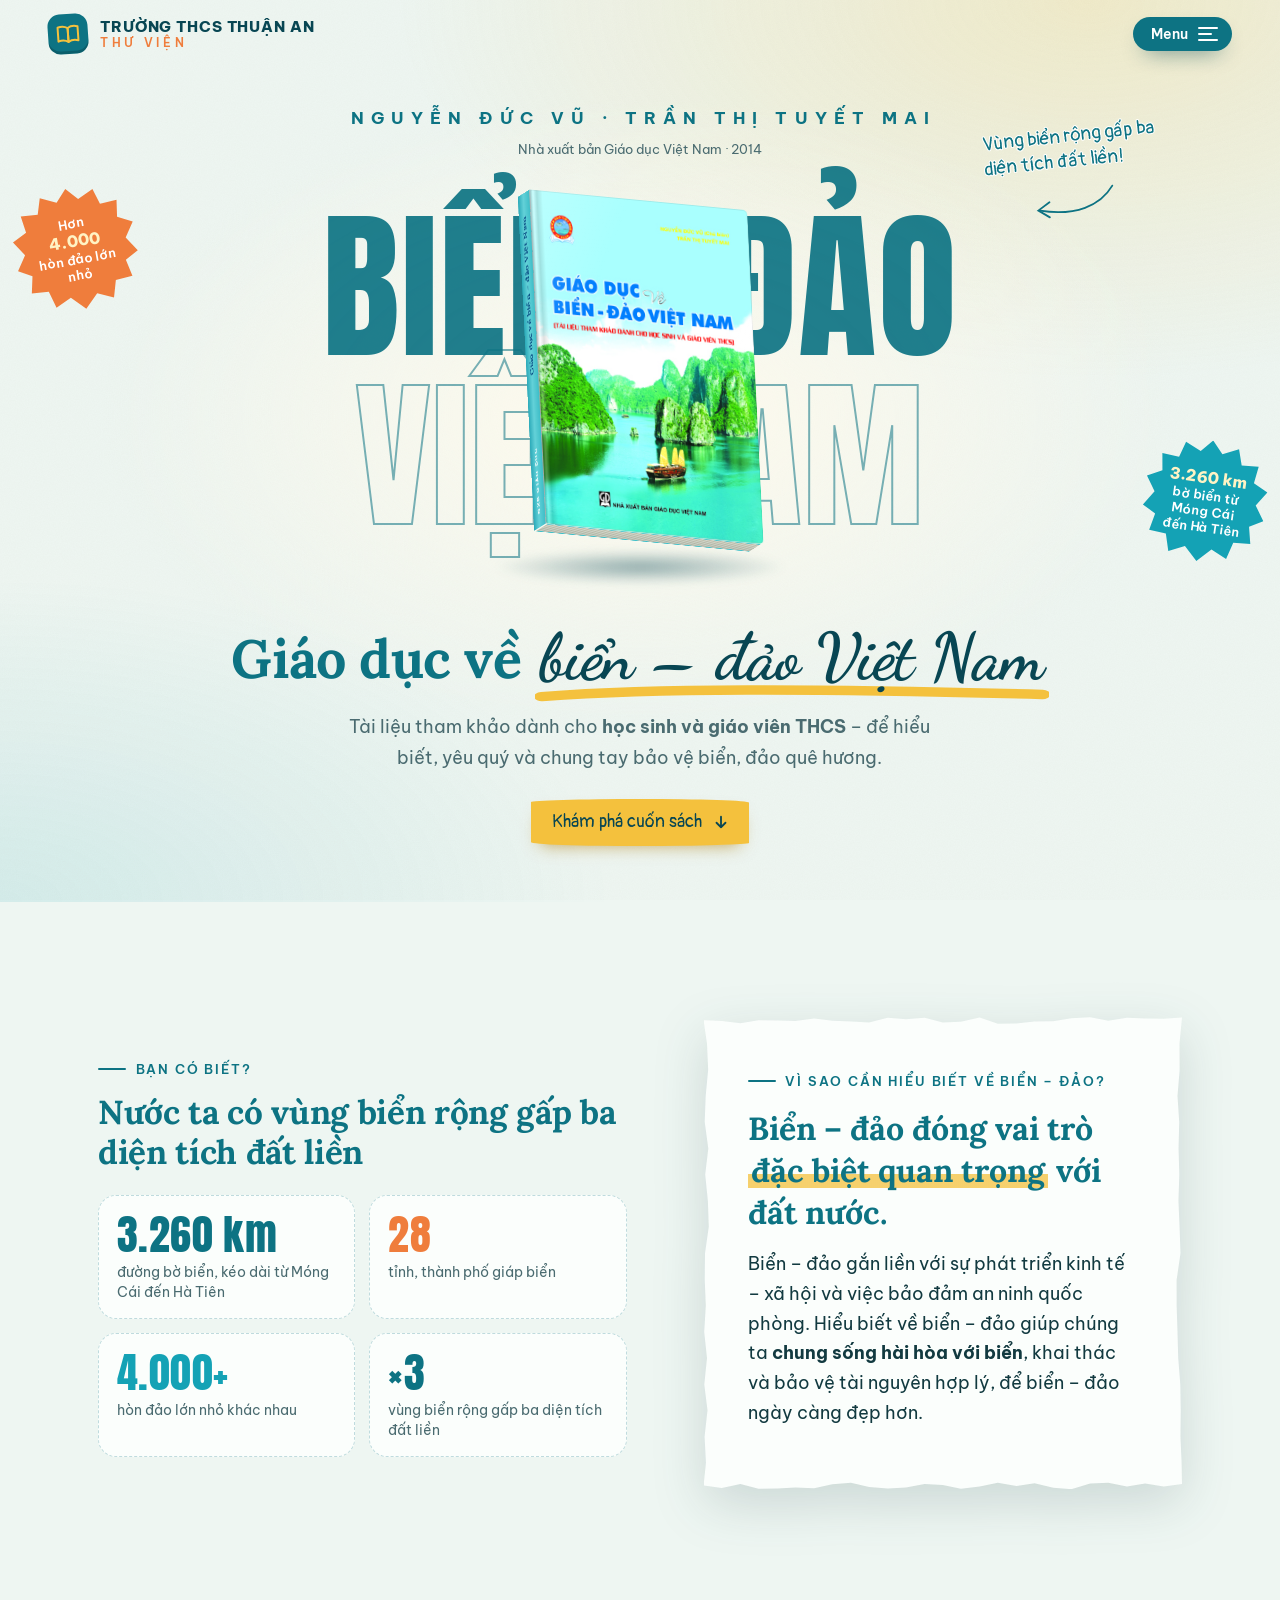
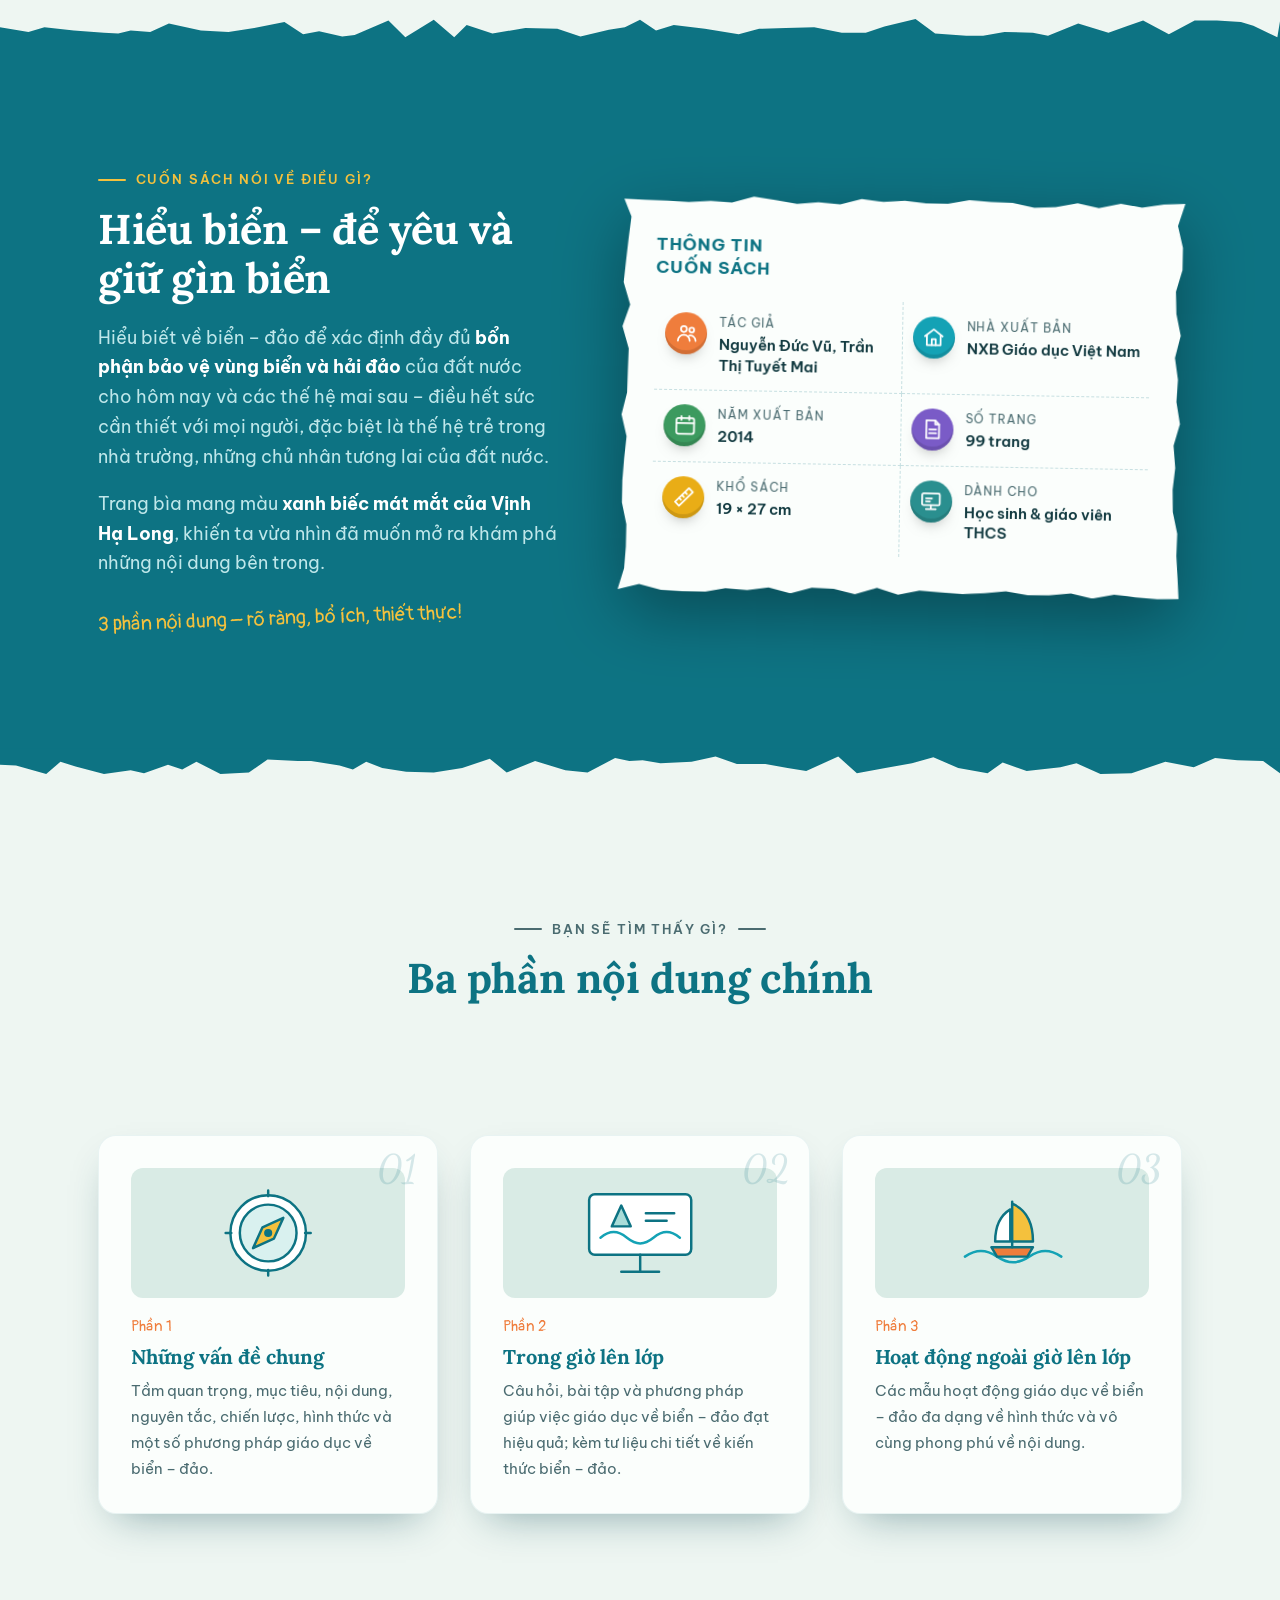
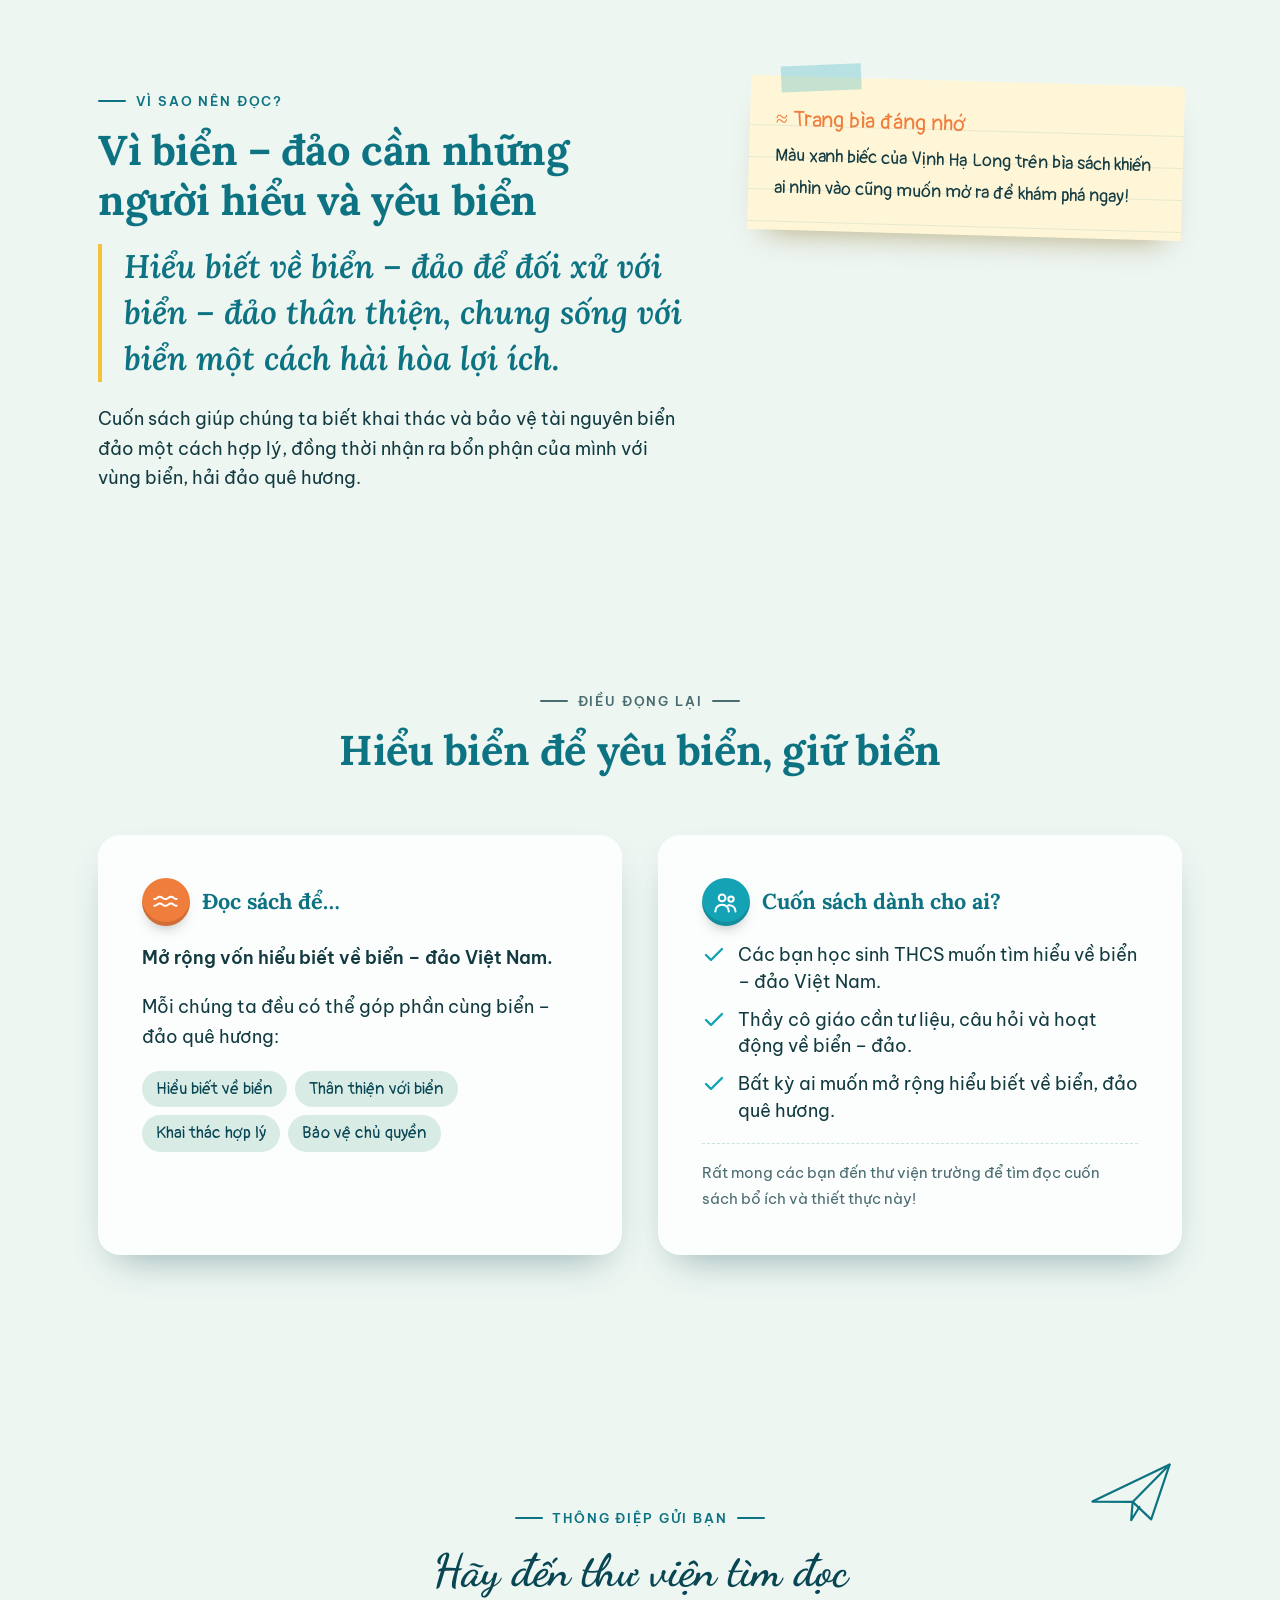
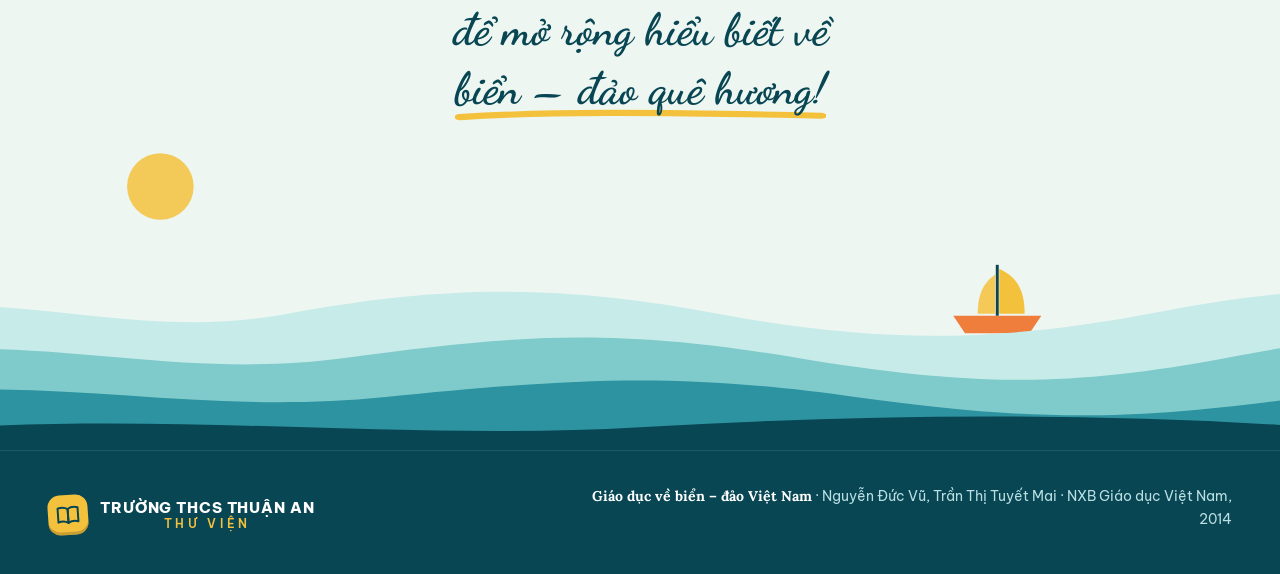
<file: giao-duc-bien-dao/index.html>
<!doctype html>
<html lang="vi">
<head>
  <meta charset="utf-8">
  <meta name="viewport" content="width=device-width, initial-scale=1">
  <title>Giáo dục về biển – đảo Việt Nam | Thư viện THCS Thuận An</title>
  <meta name="description" content="Giới thiệu sách “Giáo dục về biển – đảo Việt Nam” của Nguyễn Đức Vũ, Trần Thị Tuyết Mai (NXB Giáo dục Việt Nam, 2014).">
  <meta property="og:title" content="Giáo dục về biển – đảo Việt Nam | Thư viện THCS Thuận An">
  <meta property="og:description" content="Giới thiệu sách “Giáo dục về biển – đảo Việt Nam” của Nguyễn Đức Vũ, Trần Thị Tuyết Mai (NXB Giáo dục Việt Nam, 2014).">
  <meta property="og:image" content="../assets/books/giao-duc-bien-dao/giao-duc-bien-dao-thcs-2.jpg">
  <meta property="og:type" content="website">
  <meta name="theme-color" content="#0d7383">
  <link rel="icon" href="data:image/svg+xml,%3Csvg xmlns='http://www.w3.org/2000/svg' viewBox='0 0 64 64'%3E%3Crect x='10' y='6' width='44' height='52' rx='4' fill='%231d3f8f'/%3E%3Crect x='10' y='6' width='8' height='52' fill='%23163170'/%3E%3Cpath d='M26 26h20M26 34h14' stroke='%23f6c945' stroke-width='5' stroke-linecap='round'/%3E%3C/svg%3E">
  <link rel="stylesheet" href="../assets/css/style.css">
  <style>
    /* Tuỳ biến riêng của trang này */
    :root{--blue:#0d7383;--blue-deep:#084653;--blue-bright:#14a2b5;--yellow:#f4c13d;--orange:#ef7d3c;--cream:#eef6f2;--cream-2:#d9ebe5;--paper:#fbfefc;--ink:#123a40;--ink-soft:#4a6b70;--spine-1:#2aa9b8;--spine-2:#63d1d8;--spine-3:#3bbcc6;--spine-text:#0b4f86;--cover-back:#3fc0c9;--cover-edge:#47c4cc;--band-ink:#e8fbfb;--band-soft:#bfe7ea;--footer-ink:#b9dfe3;--note-bg:#fff6d8;--tint-1:#d9f1ef;--tint-2:#a9dcd8;--tint-3:#c7ebe8;--tint-4:#7fcbcc;--tint-5:#2e93a0;}
    :root{--bgr:3.95;--book-ar:348/500;}
    .book .front{background-image:url("../assets/books/giao-duc-bien-dao/giao-duc-bien-dao-thcs-2.jpg")}
  </style>
</head>
<body>
  <div class="progress" aria-hidden="true"></div>
  <header class="site-header">
    <div class="wrap">
      <a class="brand" href="../index.html" aria-label="TRƯỜNG THCS THUẬN AN – THƯ VIỆN (trang chủ)"><span class="brand-mark"><svg viewBox="0 0 24 24" fill="none" stroke="currentColor" stroke-width="2" stroke-linecap="round" stroke-linejoin="round" aria-hidden="true"><path d="M2 5c3-1 7-1 10 1v14c-3-2-7-2-10-1z"/><path d="M22 5c-3-1-7-1-10 1v14c3-2 7-2 10-1z"/></svg></span><span class="brand-text"><b>TRƯỜNG THCS THUẬN AN</b><span>THƯ VIỆN</span></span></a>
      <button class="menu-btn" type="button" aria-expanded="false" aria-controls="site-menu">
        <span class="lbl">Menu</span><span class="burger" aria-hidden="true"><i></i><i></i><i></i></span>
      </button>
    </div>
  </header>
  <nav class="site-menu" id="site-menu" aria-label="Danh sách sách" aria-hidden="true">
    <div class="wrap">
      <div class="menu-intro">
        <span class="hand">Hôm nay em đọc gì?</span>
        <h2>Góc giới thiệu sách</h2>
        <p>Những cuốn sách hay đang chờ các em tại thư viện trường. Chọn một cuốn để xem giới thiệu nhé!</p>
        <a class="menu-home" href="../index.html"><svg viewBox="0 0 24 24" fill="none" stroke="currentColor" stroke-width="2.2" stroke-linecap="round" stroke-linejoin="round" aria-hidden="true"><path d="M3 11 12 4l9 7"/><path d="M5 10v10h14V10"/></svg> Trang chủ thư viện</a>
      </div>
      <ul class="menu-list">
          <li><a href="../toi-tai-gioi-ban-cung-the/index.html">
            <span class="n">01</span>
            <img src="../assets/books/toi-tai-gioi-ban-cung-the/toi_tai_gioi__ban_cung_the_tai_ban_2019_1_2020_10_05_16_40_02.jpg" alt="" loading="lazy">
            <span class="t"><b>Tôi tài giỏi, bạn cũng thế!</b><small>Adam Khoo</small></span>
            <span class="go"><svg viewBox="0 0 24 24" fill="none" stroke="currentColor" stroke-width="2.2" stroke-linecap="round" stroke-linejoin="round" aria-hidden="true"><path d="M5 12h14M13 6l6 6-6 6"/></svg></span>
          </a></li>
          <li><a href="../bac-ho-kinh-yeu/index.html">
            <span class="n">02</span>
            <img src="../assets/books/bac-ho-kinh-yeu/bac-ho-kinh-yeu-tb-2023.jpg" alt="" loading="lazy">
            <span class="t"><b>Bác Hồ kính yêu</b><small>Nhiều tác giả · NXB Kim Đồng</small></span>
            <span class="go"><svg viewBox="0 0 24 24" fill="none" stroke="currentColor" stroke-width="2.2" stroke-linecap="round" stroke-linejoin="round" aria-hidden="true"><path d="M5 12h14M13 6l6 6-6 6"/></svg></span>
          </a></li>
          <li><a href="../tinh-yeu-cua-me/index.html">
            <span class="n">03</span>
            <img src="../assets/books/tinh-yeu-cua-me/anh-sach.jpg" alt="" loading="lazy">
            <span class="t"><b>Tình yêu bất tận của mẹ</b><small>Nguyễn Viên Như · NXB Văn học</small></span>
            <span class="go"><svg viewBox="0 0 24 24" fill="none" stroke="currentColor" stroke-width="2.2" stroke-linecap="round" stroke-linejoin="round" aria-hidden="true"><path d="M5 12h14M13 6l6 6-6 6"/></svg></span>
          </a></li>
          <li><a href="../giao-duc-bien-dao/index.html" aria-current="page">
            <span class="n">04</span>
            <img src="../assets/books/giao-duc-bien-dao/giao-duc-bien-dao-thcs-2.jpg" alt="" loading="lazy">
            <span class="t"><b>Giáo dục về biển – đảo Việt Nam</b><small>Nguyễn Đức Vũ, Trần Thị Tuyết Mai</small></span>
            <span class="go"><svg viewBox="0 0 24 24" fill="none" stroke="currentColor" stroke-width="2.2" stroke-linecap="round" stroke-linejoin="round" aria-hidden="true"><path d="M5 12h14M13 6l6 6-6 6"/></svg></span>
          </a></li>
          <li><a href="../hoang-sa-truong-sa-khat-vong-hoa-binh/index.html">
            <span class="n">05</span>
            <img src="../assets/books/hoang-sa-truong-sa-khat-vong-hoa-binh/Hoang-Sa-Truong-Sa-Khat-vong-hoa-binh-web.jpg" alt="" loading="lazy">
            <span class="t"><b>Hoàng Sa, Trường Sa – Khát vọng hòa bình</b><small>Bùi Tất Tươm, Vũ Bá Hòa</small></span>
            <span class="go"><svg viewBox="0 0 24 24" fill="none" stroke="currentColor" stroke-width="2.2" stroke-linecap="round" stroke-linejoin="round" aria-hidden="true"><path d="M5 12h14M13 6l6 6-6 6"/></svg></span>
          </a></li>
          <li><a href="../lich-su-viet-nam-bang-tranh-nuoc-co-viet/index.html">
            <span class="n">06</span>
            <img src="../assets/books/lich-su-viet-nam-bang-tranh-nuoc-co-viet/nxbtre_full_03232017_102343.jpg" alt="" loading="lazy">
            <span class="t"><b>Lịch sử Việt Nam bằng tranh – Người cổ Việt Nam</b><small>Trần Bạch Đằng (chủ biên) · NXB Trẻ</small></span>
            <span class="go"><svg viewBox="0 0 24 24" fill="none" stroke="currentColor" stroke-width="2.2" stroke-linecap="round" stroke-linejoin="round" aria-hidden="true"><path d="M5 12h14M13 6l6 6-6 6"/></svg></span>
          </a></li>
      </ul>
    </div>
  </nav>
  <main>
    <section class="hero" id="top" aria-label="Giới thiệu">
      <div class="hero-inner">
        <div class="hero-top reveal in">
          <span class="hero-author">NGUYỄN ĐỨC VŨ · TRẦN THỊ TUYẾT MAI</span>
          <span class="hero-trans">Nhà xuất bản Giáo dục Việt Nam · 2014</span>
        </div>
        <div class="hero-stage">
          <div class="bg-words" aria-hidden="true"><span>Biển – Đảo</span><span>Việt Nam</span></div>
          
          <div class="book-scene" role="img" aria-label="Bìa sách">
            <div class="book-float">
              <div class="book">
                <div class="face front"></div>
                <div class="face back"></div>
                <div class="face spine"><b>Giáo dục về biển – đảo Việt Nam</b><small>NXB GIÁO DỤC</small></div>
                <div class="face pages"></div>
                <div class="face top"></div>
                <div class="face bottom"></div>
              </div>
            </div>
            <div class="book-shadow"></div>
          </div>
          <div class="sticker s1" aria-hidden="true"><span>Hơn<b>4.000</b>hòn đảo lớn nhỏ</span></div>
          <div class="sticker s2" aria-hidden="true"><span><b>3.260 km</b>bờ biển từ Móng Cái đến Hà Tiên</span></div>
          <div class="hero-note n1" aria-hidden="true">Vùng biển rộng gấp ba<br>diện tích đất liền!
            <svg viewBox="0 0 120 60" fill="none" stroke="currentColor" stroke-width="2.4" stroke-linecap="round"><path d="M110 6C96 34 64 50 16 46" /><path d="M28 34 14 46l16 8" /></svg>
          </div>
        </div>
        <div class="hero-bottom">
          <h1 class="reveal" data-d="1">Giáo dục về <span class="script">biển – đảo Việt Nam<svg viewBox="0 0 300 20" preserveAspectRatio="none" aria-hidden="true"><path d="M4 12C70 4 160 4 296 10" stroke="currentColor" stroke-width="9" stroke-linecap="round" fill="none"/></svg></span></h1>
          <p class="lead reveal" data-d="2">Tài liệu tham khảo dành cho <strong>học sinh và giáo viên THCS</strong> – để hiểu biết, yêu quý và chung tay bảo vệ biển, đảo quê hương.</p>
          <a href="#bien-dao" class="scroll-cue reveal" data-d="3">Khám phá cuốn sách <svg viewBox="0 0 24 24" fill="none" stroke="currentColor" stroke-width="2.4" stroke-linecap="round" stroke-linejoin="round"><path d="M12 5v14M6 13l6 6 6-6"/></svg></a>
        </div>
      </div>
    </section>
    <section class="section" id="bien-dao" aria-labelledby="bien-dao-h">
      <div class="wrap think-grid">
        <div>
          <p class="eyebrow reveal">Bạn có biết?</p>
          <h2 id="bien-dao-h" class="sr-only">Bạn có biết?</h2>
          
          <h3 class="h-serif reveal" data-d="1" style="font-size:clamp(1.4rem,1.6vw + .8rem,2.1rem)">Nước ta có vùng biển rộng gấp ba diện tích đất liền</h3>
          <div class="stats">
            <div class="stat reveal" data-d="1"><b>3.260 km</b><span>đường bờ biển, kéo dài từ Móng Cái đến Hà Tiên</span></div>
            <div class="stat reveal" data-d="2"><b>28</b><span>tỉnh, thành phố giáp biển</span></div>
            <div class="stat reveal" data-d="3"><b>4.000+</b><span>hòn đảo lớn nhỏ khác nhau</span></div>
            <div class="stat reveal" data-d="4"><b>×3</b><span>vùng biển rộng gấp ba diện tích đất liền</span></div>
          </div>
        </div>
        <div class="reveal" data-d="2">
          
          <div class="answer-wrap">
            <div class="answer">
              <p class="eyebrow">Vì sao cần hiểu biết về biển – đảo?</p>
              <p class="big">Biển – đảo đóng vai trò <span class="mark">đặc biệt quan trọng</span> với đất nước.</p>
              <p>Biển – đảo gắn liền với sự phát triển kinh tế – xã hội và việc bảo đảm an ninh quốc phòng. Hiểu biết về biển – đảo giúp chúng ta <strong>chung sống hài hòa với biển</strong>, khai thác và bảo vệ tài nguyên hợp lý, để biển – đảo ngày càng đẹp hơn.</p>
            </div>
          </div>
        </div>
      </div>
    </section>
    <section class="band section" id="noi-dung" aria-labelledby="noi-dung-h">
      <svg class="tear t" viewBox="0 0 1440 40" preserveAspectRatio="none" aria-hidden="true"><path d="M0 40 L0 17 L32 23 L50 17 L83 21 L117 24 L133 25 L147 21 L169 23 L190 12 L226 21 L257 23 L286 18 L320 10 L341 26 L359 22 L385 29 L399 27 L437 8 L456 30 L488 7 L511 30 L525 14 L554 25 L591 18 L627 19 L653 29 L685 20 L703 17 L720 7 L738 21 L758 14 L793 19 L831 26 L854 19 L884 18 L916 17 L947 24 L974 24 L995 16 L1030 6 L1052 25 L1087 28 L1106 28 L1130 23 L1162 24 L1179 28 L1213 12 L1247 24 L1269 15 L1286 8 L1315 26 L1344 8 L1369 8 L1396 10 L1410 15 L1437 30 L1440 9 L1440 40Z" fill="currentColor" /></svg>
      <div class="wrap about-grid">
        <div class="about-text">
          <p class="eyebrow reveal">Cuốn sách nói về điều gì?</p>
          <h2 id="noi-dung-h" class="h-serif reveal" data-d="1">Hiểu biển – để yêu và giữ gìn biển</h2>
          
          <p class="reveal" data-d="2" style="margin-top:1.2rem">Hiểu biết về biển – đảo để xác định đầy đủ <strong>bổn phận bảo vệ vùng biển và hải đảo</strong> của đất nước cho hôm nay và các thế hệ mai sau – điều hết sức cần thiết với mọi người, đặc biệt là thế hệ trẻ trong nhà trường, những chủ nhân tương lai của đất nước.</p>
          <p class="reveal" data-d="3">Trang bìa mang màu <strong>xanh biếc mát mắt của Vịnh Hạ Long</strong>, khiến ta vừa nhìn đã muốn mở ra khám phá những nội dung bên trong.</p>
          <span class="hand reveal" data-d="4">3 phần nội dung – rõ ràng, bổ ích, thiết thực!</span>
        </div>
        <div class="skills-wrap reveal" data-d="2">
          <div class="skills-card">
            <h3>Thông tin<br>cuốn sách</h3>
            <ul class="info-list"><li><span class="ic c-orange"><svg viewBox="0 0 24 24" fill="none" stroke="currentColor" stroke-width="1.8" stroke-linecap="round" stroke-linejoin="round" aria-hidden="true"><circle cx="9" cy="8" r="3"/><circle cx="17" cy="9" r="2.4"/><path d="M3 20c0-3.5 2.7-6 6-6s6 2.5 6 6M14.5 14.6c3.2-.6 6.5 1.6 6.5 5.4"/></svg></span><span><small>Tác giả</small><b>Nguyễn Đức Vũ, Trần Thị Tuyết Mai</b></span></li><li><span class="ic c-blue"><svg viewBox="0 0 24 24" fill="none" stroke="currentColor" stroke-width="1.8" stroke-linecap="round" stroke-linejoin="round" aria-hidden="true"><path d="M3 11 12 4l9 7"/><path d="M5 10v10h14V10"/><path d="M10 20v-6h4v6"/></svg></span><span><small>Nhà xuất bản</small><b>NXB Giáo dục Việt Nam</b></span></li><li><span class="ic c-green"><svg viewBox="0 0 24 24" fill="none" stroke="currentColor" stroke-width="1.8" stroke-linecap="round" stroke-linejoin="round" aria-hidden="true"><rect x="3" y="5" width="18" height="16" rx="2"/><path d="M3 10h18M8 3v4M16 3v4"/></svg></span><span><small>Năm xuất bản</small><b>2014</b></span></li><li><span class="ic c-purple"><svg viewBox="0 0 24 24" fill="none" stroke="currentColor" stroke-width="1.8" stroke-linecap="round" stroke-linejoin="round" aria-hidden="true"><path d="M6 3h9l4 4v14H6z"/><path d="M15 3v4h4M9 12h7M9 16h7"/></svg></span><span><small>Số trang</small><b>99 trang</b></span></li><li><span class="ic c-yellow"><svg viewBox="0 0 24 24" fill="none" stroke="currentColor" stroke-width="1.8" stroke-linecap="round" stroke-linejoin="round" aria-hidden="true"><path d="m3 17 14-14 4 4L7 21z"/><path d="m7 13 2 2M10 10l2 2M13 7l2 2"/></svg></span><span><small>Khổ sách</small><b>19 × 27 cm</b></span></li><li><span class="ic c-teal"><svg viewBox="0 0 24 24" fill="none" stroke="currentColor" stroke-width="1.8" stroke-linecap="round" stroke-linejoin="round" aria-hidden="true"><rect x="3" y="4" width="18" height="12" rx="1.5"/><path d="M7 20h10M12 16v4M7 9h6M7 12h4"/></svg></span><span><small>Dành cho</small><b>Học sinh &amp; giáo viên THCS</b></span></li></ul>
          </div>
        </div>
      </div>
      <svg class="tear b" viewBox="0 0 1440 40" preserveAspectRatio="none" aria-hidden="true"><path d="M0 40 L0 19 L18 18 L52 7 L68 23 L85 17 L117 7 L147 12 L162 8 L189 19 L205 13 L221 23 L248 7 L280 9 L301 26 L335 24 L350 24 L382 18 L397 13 L412 23 L430 15 L457 10 L488 9 L520 15 L551 27 L570 9 L602 24 L636 12 L661 9 L692 28 L708 24 L723 25 L743 21 L778 23 L805 30 L829 20 L861 20 L886 15 L907 11 L943 30 L964 8 L996 15 L1026 21 L1050 29 L1078 15 L1111 8 L1128 22 L1155 11 L1193 16 L1211 21 L1238 7 L1273 8 L1311 23 L1343 16 L1367 28 L1392 25 L1421 24 L1440 8 L1440 40Z" fill="currentColor" /></svg>
    </section>
    <section class="section" id="noi-dung-chinh" aria-labelledby="noi-dung-chinh-h">
      <div class="wrap">
        <div class="sec-head">
          <p class="eyebrow reveal">Bạn sẽ tìm thấy gì?</p>
          <h2 id="noi-dung-chinh-h" class="h-serif reveal" data-d="1">Ba phần nội dung chính</h2>
          <p class="reveal" data-d="2">Nội dung cuốn sách được kết cấu rõ ràng, dễ theo dõi – từ kiến thức nền tảng đến hoạt động thực hành.</p>
        </div>
        <div class="cards">
        <article class="card reveal" data-d="1">
          <span class="num">01</span>
          <div class="art" aria-hidden="true"><svg viewBox="0 0 140 110" fill="none" stroke="currentColor" stroke-width="2.6" stroke-linecap="round" stroke-linejoin="round"><circle cx="70" cy="55" r="40" fill="#fff"/><circle cx="70" cy="55" r="30" fill="var(--tint-1)"/><path d="m86 39-10 22-22 10 10-22z" fill="var(--yellow)"/><circle cx="70" cy="55" r="3" fill="currentColor"/><path d="M70 10v6M70 94v6M25 55h6M109 55h6"/></svg></div>
          <span class="tag">Phần 1</span>
          <h3>Những vấn đề chung</h3>
          <p>Tầm quan trọng, mục tiêu, nội dung, nguyên tắc, chiến lược, hình thức và một số phương pháp giáo dục về biển – đảo.</p>
        </article>
        <article class="card reveal" data-d="2">
          <span class="num">02</span>
          <div class="art" aria-hidden="true"><svg viewBox="0 0 140 110" fill="none" stroke="currentColor" stroke-width="2.6" stroke-linecap="round" stroke-linejoin="round"><rect x="16" y="14" width="108" height="64" rx="6" fill="#fff"/><path d="M28 60c10-8 18-8 28 0s18 8 28 0 18-8 28 0" stroke="var(--blue-bright)"/><path d="M50 26l10 22H40z" fill="var(--tint-2)"/><path d="M76 34h30M76 42h22"/><path d="M50 96h40M70 78v18"/></svg></div>
          <span class="tag">Phần 2</span>
          <h3>Trong giờ lên lớp</h3>
          <p>Câu hỏi, bài tập và phương pháp giúp việc giáo dục về biển – đảo đạt hiệu quả; kèm tư liệu chi tiết về kiến thức biển – đảo.</p>
        </article>
        <article class="card reveal" data-d="3">
          <span class="num">03</span>
          <div class="art" aria-hidden="true"><svg viewBox="0 0 140 110" fill="none" stroke="currentColor" stroke-width="2.6" stroke-linecap="round" stroke-linejoin="round"><path d="M20 80c12-8 22-8 34 0s22 8 34 0 22-8 34 0" stroke="var(--blue-bright)"/><path d="M48 70h44l-6 10H54z" fill="var(--orange)"/><path d="M70 70V22"/><path d="M70 24c14 6 22 18 22 40H70z" fill="var(--yellow)"/><path d="M68 30c-10 6-16 16-16 34h16z" fill="#fff"/></svg></div>
          <span class="tag">Phần 3</span>
          <h3>Hoạt động ngoài giờ lên lớp</h3>
          <p>Các mẫu hoạt động giáo dục về biển – đảo đa dạng về hình thức và vô cùng phong phú về nội dung.</p>
        </article>
        </div>
      </div>
    </section>
    <section class="section" id="vi-sao" aria-labelledby="vi-sao-h" style="padding-top:clamp(24px,4vw,60px)">
      <div class="wrap persp">
        <div>
          <p class="eyebrow reveal">Vì sao nên đọc?</p>
          <h2 id="vi-sao-h" class="h-serif reveal" data-d="1">Vì biển – đảo cần những người hiểu và yêu biển</h2>
          <p class="quote-big reveal" data-d="2">Hiểu biết về biển – đảo để đối xử với biển – đảo thân thiện, chung sống với biển một cách hài hòa lợi ích.</p>
          <p class="reveal" data-d="3">Cuốn sách giúp chúng ta biết khai thác và bảo vệ tài nguyên biển đảo một cách hợp lý, đồng thời nhận ra bổn phận của mình với vùng biển, hải đảo quê hương.</p>
        </div>
        <aside class="note-card reveal" data-d="2">
          <h3>≈ Trang bìa đáng nhớ</h3>
          <p>Màu xanh biếc của Vịnh Hạ Long trên bìa sách khiến ai nhìn vào cũng muốn mở ra để khám phá ngay!</p>
        </aside>
      </div>
    </section>
    <section class="section" id="bai-hoc" aria-labelledby="bai-hoc-h" style="padding-top:clamp(24px,4vw,60px)">
      <div class="wrap">
        <div class="sec-head">
          <p class="eyebrow reveal">Điều đọng lại</p>
          <h2 id="bai-hoc-h" class="h-serif reveal" data-d="1">Hiểu biển để yêu biển, giữ biển</h2>
          
        </div>
        <div class="lesson-grid">
          <article class="panel reveal" data-d="1">
            <div class="hd"><span class="ic c-orange"><svg viewBox="0 0 24 24" fill="none" stroke="currentColor" stroke-width="1.8" stroke-linecap="round" stroke-linejoin="round" aria-hidden="true"><path d="M2 9c2.5 0 2.5-2 5-2s2.5 2 5 2 2.5-2 5-2 2.5 2 5 2"/><path d="M2 15c2.5 0 2.5-2 5-2s2.5 2 5 2 2.5-2 5-2 2.5 2 5 2"/></svg></span><h3>Đọc sách để…</h3></div>
            <p class="strong">Mở rộng vốn hiểu biết về biển – đảo Việt Nam.</p>
            <p>Mỗi chúng ta đều có thể góp phần cùng biển – đảo quê hương:</p>
            <ul class="pillars"><li>Hiểu biết về biển</li><li>Thân thiện với biển</li><li>Khai thác hợp lý</li><li>Bảo vệ chủ quyền</li></ul>
          </article>
          <article class="panel reveal" data-d="2">
            <div class="hd"><span class="ic c-blue"><svg viewBox="0 0 24 24" fill="none" stroke="currentColor" stroke-width="1.8" stroke-linecap="round" stroke-linejoin="round" aria-hidden="true"><circle cx="9" cy="8" r="3"/><circle cx="17" cy="9" r="2.4"/><path d="M3 20c0-3.5 2.7-6 6-6s6 2.5 6 6M14.5 14.6c3.2-.6 6.5 1.6 6.5 5.4"/></svg></span><h3>Cuốn sách dành cho ai?</h3></div>
            <ul class="checks"><li><svg viewBox="0 0 24 24" fill="none" stroke="currentColor" stroke-width="2.4" stroke-linecap="round" stroke-linejoin="round" aria-hidden="true"><path d="m4 12 5 5L20 6"/></svg>Các bạn học sinh THCS muốn tìm hiểu về biển – đảo Việt Nam.</li><li><svg viewBox="0 0 24 24" fill="none" stroke="currentColor" stroke-width="2.4" stroke-linecap="round" stroke-linejoin="round" aria-hidden="true"><path d="m4 12 5 5L20 6"/></svg>Thầy cô giáo cần tư liệu, câu hỏi và hoạt động về biển – đảo.</li><li><svg viewBox="0 0 24 24" fill="none" stroke="currentColor" stroke-width="2.4" stroke-linecap="round" stroke-linejoin="round" aria-hidden="true"><path d="m4 12 5 5L20 6"/></svg>Bất kỳ ai muốn mở rộng hiểu biết về biển, đảo quê hương.</li></ul>
            <p class="foot">Rất mong các bạn đến thư viện trường để tìm đọc cuốn sách bổ ích và thiết thực này!</p>
          </article>
        </div>
      </div>
    </section>
    <section class="final" id="thong-diep" aria-labelledby="final-h">
      <svg class="plane" viewBox="0 0 90 60" fill="none" stroke="currentColor" stroke-width="2.2" stroke-linejoin="round" stroke-linecap="round" aria-hidden="true"><path d="M4 30 86 4 60 56 44 36z" /><path d="M86 4 44 36l-4 18 10-12" /></svg>
      <div class="msg">
        <p class="eyebrow reveal" id="final-h">Thông điệp gửi bạn</p>
        <blockquote class="reveal" data-d="1">Hãy đến thư viện tìm đọc<br>để mở rộng hiểu biết về<br><span class="u">biển – đảo quê hương!<svg viewBox="0 0 300 20" preserveAspectRatio="none" aria-hidden="true"><path d="M4 12C70 4 160 4 296 10" stroke="currentColor" stroke-width="9" stroke-linecap="round" fill="none"/></svg></span></blockquote>
      </div>
      
      <div class="waves" aria-hidden="true">
        <svg viewBox="0 0 1440 340" preserveAspectRatio="xMidYMax slice">
          <g transform="translate(1040 150)"><path d="M0 52h90l-12 18H12z" fill="var(--orange)"/><path d="M45 52V0" stroke="var(--blue-deep)" stroke-width="3"/><path d="M47 4c18 8 26 22 26 46H47z" fill="var(--yellow)"/><path d="M43 10c-12 8-18 20-18 40h18z" fill="var(--yellow)" opacity=".85"/></g><circle cx="230" cy="70" r="34" fill="var(--yellow)" opacity=".85"/>
          <g class="w1"><path d="M-80 200 C 80 170 200 230 360 200 S 640 170 800 200 1080 230 1240 200 1460 170 1560 200 V340 H-80z" fill="var(--tint-3)" /></g>
          <g class="w2"><path d="M-80 245 C 100 215 240 270 420 245 S 700 215 880 245 1160 275 1320 245 1500 220 1560 240 V340 H-80z" fill="var(--tint-4)" /></g>
          <g class="w1"><path d="M-80 285 C 120 260 260 305 460 285 S 760 260 940 285 1220 310 1400 285 1540 270 1560 280 V340 H-80z" fill="var(--tint-5)" /></g>
          <path d="M0 318 C 240 300 480 330 720 316 S 1200 300 1440 318 V340 H0z" fill="var(--blue-deep)" />
        </svg>
      </div>
    </section>
  </main>
  <footer class="site-footer">
    <div class="wrap">
      <a class="brand" href="../index.html" aria-label="TRƯỜNG THCS THUẬN AN – THƯ VIỆN (trang chủ)"><span class="brand-mark"><svg viewBox="0 0 24 24" fill="none" stroke="currentColor" stroke-width="2" stroke-linecap="round" stroke-linejoin="round" aria-hidden="true"><path d="M2 5c3-1 7-1 10 1v14c-3-2-7-2-10-1z"/><path d="M22 5c-3-1-7-1-10 1v14c3-2 7-2 10-1z"/></svg></span><span class="brand-text"><b>TRƯỜNG THCS THUẬN AN</b><span>THƯ VIỆN</span></span></a>
      <p class="credit"><b>Giáo dục về biển – đảo Việt Nam</b> · Nguyễn Đức Vũ, Trần Thị Tuyết Mai · NXB Giáo dục Việt Nam, 2014</p>
    </div>
  </footer>
  <script src="../assets/js/main.js"></script>
</body>
</html>
</file>
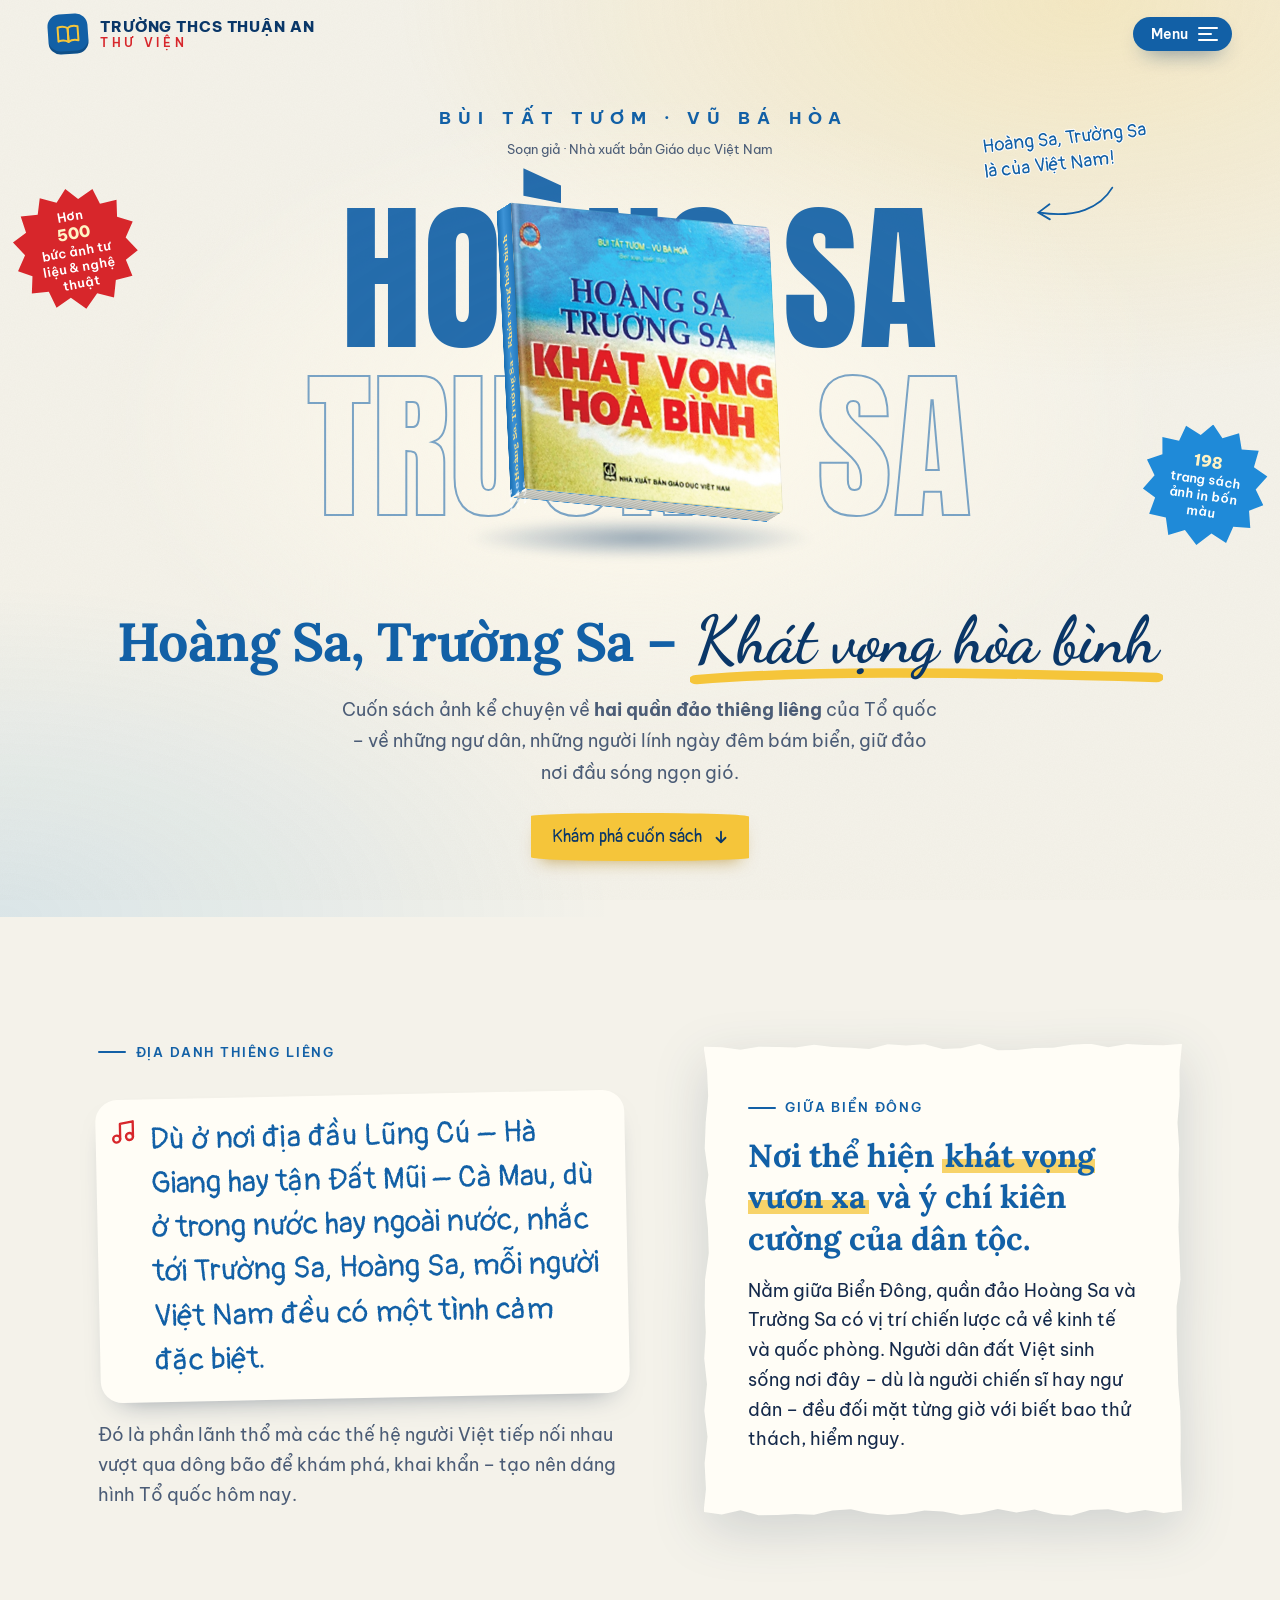
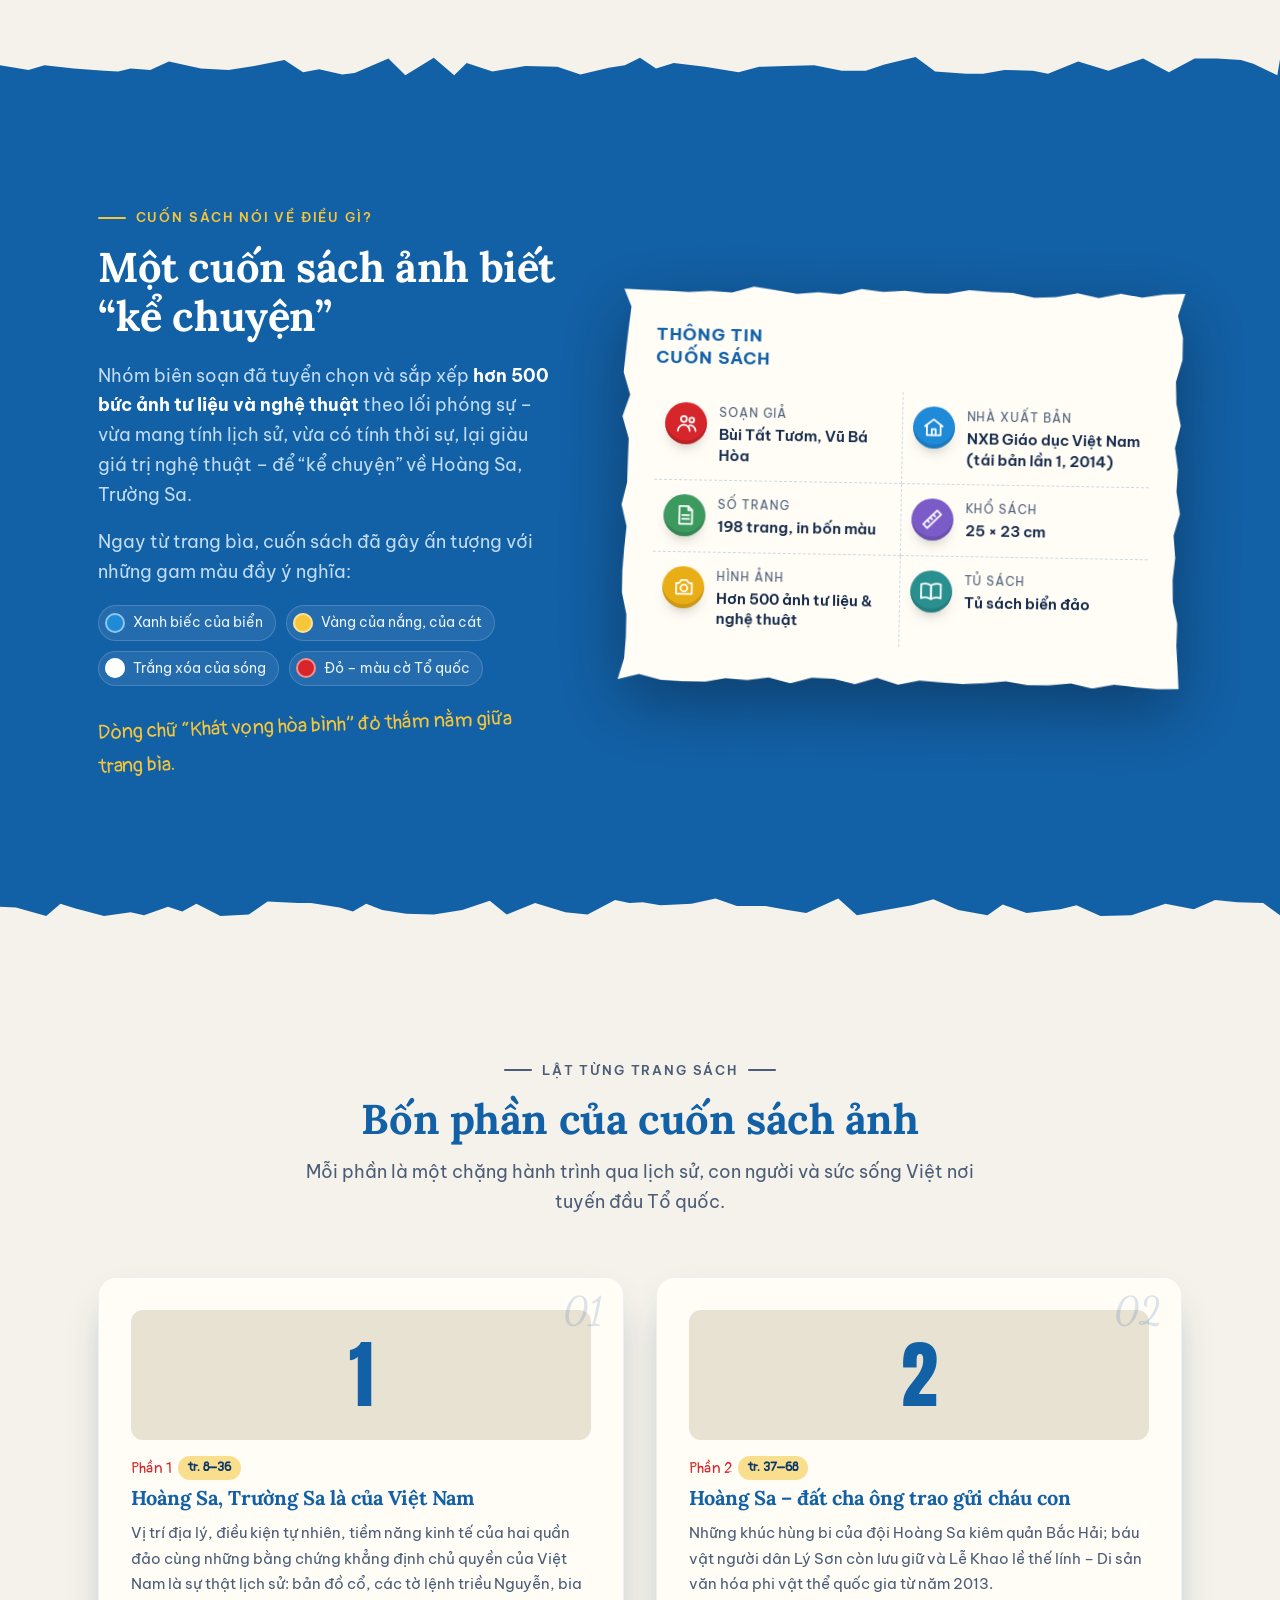
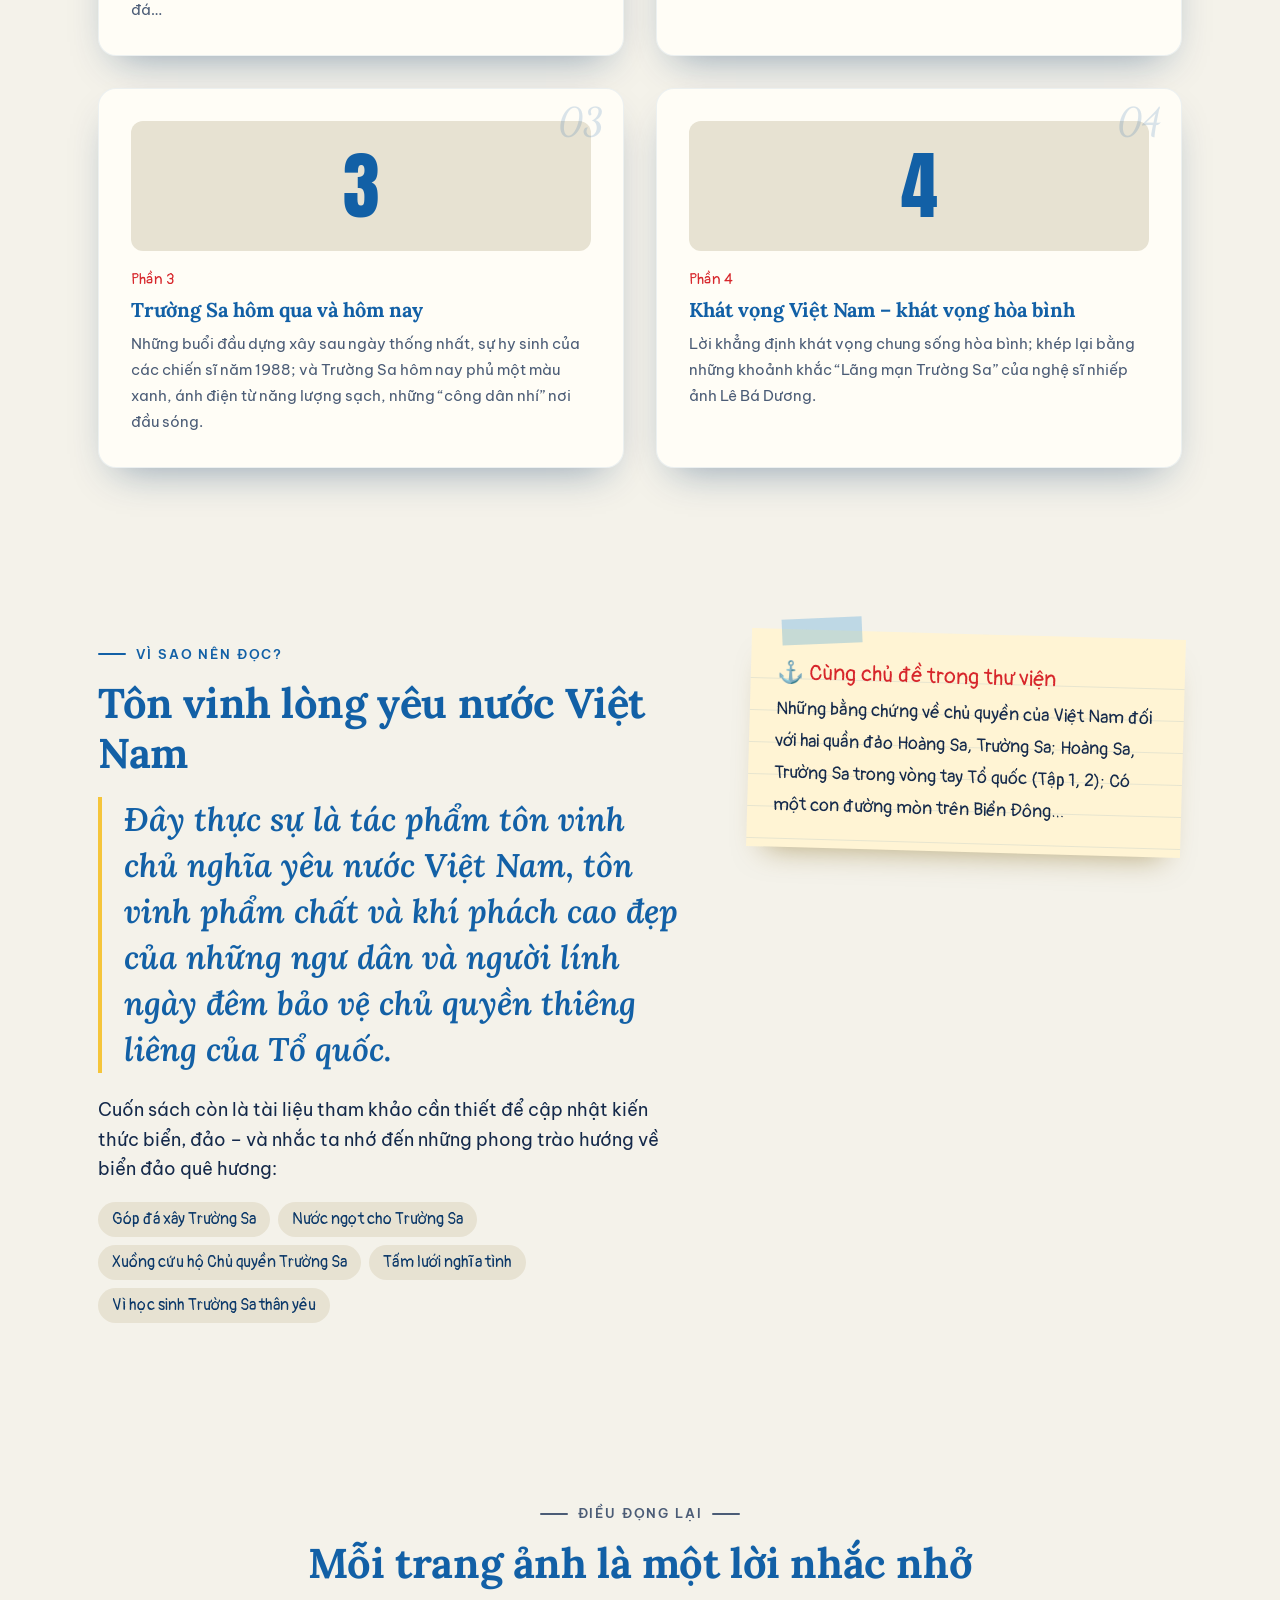
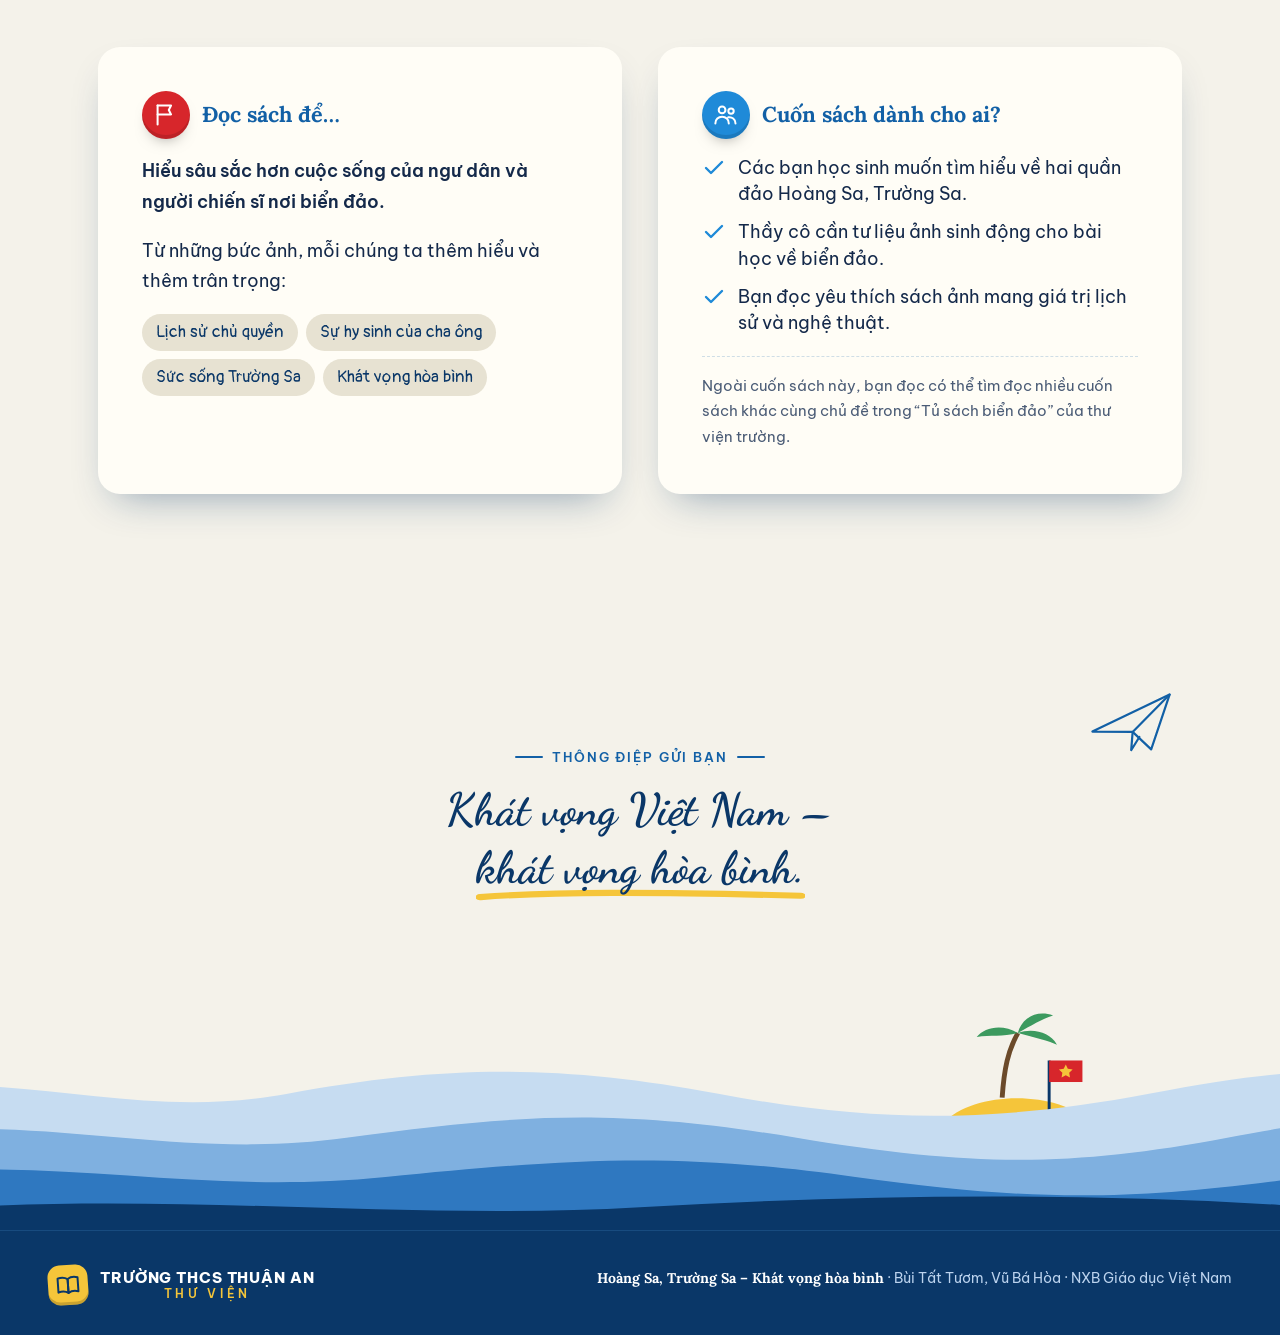
<file: hoang-sa-truong-sa-khat-vong-hoa-binh/index.html>
<!doctype html>
<html lang="vi">
<head>
  <meta charset="utf-8">
  <meta name="viewport" content="width=device-width, initial-scale=1">
  <title>Hoàng Sa, Trường Sa – Khát vọng hòa bình | Thư viện THCS Thuận An</title>
  <meta name="description" content="Giới thiệu sách ảnh “Hoàng Sa, Trường Sa – Khát vọng hòa bình” của Bùi Tất Tươm, Vũ Bá Hòa (NXB Giáo dục Việt Nam).">
  <meta property="og:title" content="Hoàng Sa, Trường Sa – Khát vọng hòa bình | Thư viện THCS Thuận An">
  <meta property="og:description" content="Giới thiệu sách ảnh “Hoàng Sa, Trường Sa – Khát vọng hòa bình” của Bùi Tất Tươm, Vũ Bá Hòa (NXB Giáo dục Việt Nam).">
  <meta property="og:image" content="../assets/books/hoang-sa-truong-sa-khat-vong-hoa-binh/Hoang-Sa-Truong-Sa-Khat-vong-hoa-binh-web.jpg">
  <meta property="og:type" content="website">
  <meta name="theme-color" content="#1260a6">
  <link rel="icon" href="data:image/svg+xml,%3Csvg xmlns='http://www.w3.org/2000/svg' viewBox='0 0 64 64'%3E%3Crect x='10' y='6' width='44' height='52' rx='4' fill='%231d3f8f'/%3E%3Crect x='10' y='6' width='8' height='52' fill='%23163170'/%3E%3Cpath d='M26 26h20M26 34h14' stroke='%23f6c945' stroke-width='5' stroke-linecap='round'/%3E%3C/svg%3E">
  <link rel="stylesheet" href="../assets/css/style.css">
  <style>
    /* Tuỳ biến riêng của trang này */
    :root{--blue:#1260a6;--blue-deep:#0a3768;--blue-bright:#1f8ad8;--yellow:#f5c53a;--orange:#d7262b;--cream:#f4f2ea;--cream-2:#e7e2d2;--paper:#fffdf6;--ink:#14294a;--ink-soft:#4b5c76;--spine-1:#1a6fb3;--spine-2:#3d93d6;--spine-3:#2479bd;--spine-text:#ffe08a;--cover-back:#2b84c9;--cover-edge:#3a8fd0;--band-ink:#eaf4ff;--band-soft:#c3dcf5;--footer-ink:#bcd3ee;--note-bg:#fff4d4;--tint-1:#dbeaf7;--tint-2:#a9cbec;--tint-3:#c6dcf1;--tint-4:#7fb0e0;--tint-5:#2f78c0;}
    :root{--bgr:4.1;--book-ar:2008/2083;}
    .book .front{background-image:url("../assets/books/hoang-sa-truong-sa-khat-vong-hoa-binh/Hoang-Sa-Truong-Sa-Khat-vong-hoa-binh-web.jpg")}
    .book-scene{--bw:clamp(210px, min(28vw, 32vh), 340px)}
    @media (max-width:640px){.book-scene{--bw:clamp(170px, 50vw, 240px)}}
  </style>
</head>
<body>
  <div class="progress" aria-hidden="true"></div>
  <header class="site-header">
    <div class="wrap">
      <a class="brand" href="../index.html" aria-label="TRƯỜNG THCS THUẬN AN – THƯ VIỆN (trang chủ)"><span class="brand-mark"><svg viewBox="0 0 24 24" fill="none" stroke="currentColor" stroke-width="2" stroke-linecap="round" stroke-linejoin="round" aria-hidden="true"><path d="M2 5c3-1 7-1 10 1v14c-3-2-7-2-10-1z"/><path d="M22 5c-3-1-7-1-10 1v14c3-2 7-2 10-1z"/></svg></span><span class="brand-text"><b>TRƯỜNG THCS THUẬN AN</b><span>THƯ VIỆN</span></span></a>
      <button class="menu-btn" type="button" aria-expanded="false" aria-controls="site-menu">
        <span class="lbl">Menu</span><span class="burger" aria-hidden="true"><i></i><i></i><i></i></span>
      </button>
    </div>
  </header>
  <nav class="site-menu" id="site-menu" aria-label="Danh sách sách" aria-hidden="true">
    <div class="wrap">
      <div class="menu-intro">
        <span class="hand">Hôm nay em đọc gì?</span>
        <h2>Góc giới thiệu sách</h2>
        <p>Những cuốn sách hay đang chờ các em tại thư viện trường. Chọn một cuốn để xem giới thiệu nhé!</p>
        <a class="menu-home" href="../index.html"><svg viewBox="0 0 24 24" fill="none" stroke="currentColor" stroke-width="2.2" stroke-linecap="round" stroke-linejoin="round" aria-hidden="true"><path d="M3 11 12 4l9 7"/><path d="M5 10v10h14V10"/></svg> Trang chủ thư viện</a>
      </div>
      <ul class="menu-list">
          <li><a href="../toi-tai-gioi-ban-cung-the/index.html">
            <span class="n">01</span>
            <img src="../assets/books/toi-tai-gioi-ban-cung-the/toi_tai_gioi__ban_cung_the_tai_ban_2019_1_2020_10_05_16_40_02.jpg" alt="" loading="lazy">
            <span class="t"><b>Tôi tài giỏi, bạn cũng thế!</b><small>Adam Khoo</small></span>
            <span class="go"><svg viewBox="0 0 24 24" fill="none" stroke="currentColor" stroke-width="2.2" stroke-linecap="round" stroke-linejoin="round" aria-hidden="true"><path d="M5 12h14M13 6l6 6-6 6"/></svg></span>
          </a></li>
          <li><a href="../bac-ho-kinh-yeu/index.html">
            <span class="n">02</span>
            <img src="../assets/books/bac-ho-kinh-yeu/bac-ho-kinh-yeu-tb-2023.jpg" alt="" loading="lazy">
            <span class="t"><b>Bác Hồ kính yêu</b><small>Nhiều tác giả · NXB Kim Đồng</small></span>
            <span class="go"><svg viewBox="0 0 24 24" fill="none" stroke="currentColor" stroke-width="2.2" stroke-linecap="round" stroke-linejoin="round" aria-hidden="true"><path d="M5 12h14M13 6l6 6-6 6"/></svg></span>
          </a></li>
          <li><a href="../tinh-yeu-cua-me/index.html">
            <span class="n">03</span>
            <img src="../assets/books/tinh-yeu-cua-me/anh-sach.jpg" alt="" loading="lazy">
            <span class="t"><b>Tình yêu bất tận của mẹ</b><small>Nguyễn Viên Như · NXB Văn học</small></span>
            <span class="go"><svg viewBox="0 0 24 24" fill="none" stroke="currentColor" stroke-width="2.2" stroke-linecap="round" stroke-linejoin="round" aria-hidden="true"><path d="M5 12h14M13 6l6 6-6 6"/></svg></span>
          </a></li>
          <li><a href="../giao-duc-bien-dao/index.html">
            <span class="n">04</span>
            <img src="../assets/books/giao-duc-bien-dao/giao-duc-bien-dao-thcs-2.jpg" alt="" loading="lazy">
            <span class="t"><b>Giáo dục về biển – đảo Việt Nam</b><small>Nguyễn Đức Vũ, Trần Thị Tuyết Mai</small></span>
            <span class="go"><svg viewBox="0 0 24 24" fill="none" stroke="currentColor" stroke-width="2.2" stroke-linecap="round" stroke-linejoin="round" aria-hidden="true"><path d="M5 12h14M13 6l6 6-6 6"/></svg></span>
          </a></li>
          <li><a href="../hoang-sa-truong-sa-khat-vong-hoa-binh/index.html" aria-current="page">
            <span class="n">05</span>
            <img src="../assets/books/hoang-sa-truong-sa-khat-vong-hoa-binh/Hoang-Sa-Truong-Sa-Khat-vong-hoa-binh-web.jpg" alt="" loading="lazy">
            <span class="t"><b>Hoàng Sa, Trường Sa – Khát vọng hòa bình</b><small>Bùi Tất Tươm, Vũ Bá Hòa</small></span>
            <span class="go"><svg viewBox="0 0 24 24" fill="none" stroke="currentColor" stroke-width="2.2" stroke-linecap="round" stroke-linejoin="round" aria-hidden="true"><path d="M5 12h14M13 6l6 6-6 6"/></svg></span>
          </a></li>
          <li><a href="../lich-su-viet-nam-bang-tranh-nuoc-co-viet/index.html">
            <span class="n">06</span>
            <img src="../assets/books/lich-su-viet-nam-bang-tranh-nuoc-co-viet/nxbtre_full_03232017_102343.jpg" alt="" loading="lazy">
            <span class="t"><b>Lịch sử Việt Nam bằng tranh – Người cổ Việt Nam</b><small>Trần Bạch Đằng (chủ biên) · NXB Trẻ</small></span>
            <span class="go"><svg viewBox="0 0 24 24" fill="none" stroke="currentColor" stroke-width="2.2" stroke-linecap="round" stroke-linejoin="round" aria-hidden="true"><path d="M5 12h14M13 6l6 6-6 6"/></svg></span>
          </a></li>
      </ul>
    </div>
  </nav>
  <main>
    <section class="hero" id="top" aria-label="Giới thiệu">
      <div class="hero-inner">
        <div class="hero-top reveal in">
          <span class="hero-author">BÙI TẤT TƯƠM · VŨ BÁ HÒA</span>
          <span class="hero-trans">Soạn giả · Nhà xuất bản Giáo dục Việt Nam</span>
        </div>
        <div class="hero-stage">
          <div class="bg-words" aria-hidden="true"><span>Hoàng Sa</span><span>Trường Sa</span></div>
          
          <div class="book-scene" role="img" aria-label="Bìa sách">
            <div class="book-float">
              <div class="book">
                <div class="face front"></div>
                <div class="face back"></div>
                <div class="face spine"><b>Hoàng Sa, Trường Sa – Khát vọng hòa bình</b><small>NXB GIÁO DỤC</small></div>
                <div class="face pages"></div>
                <div class="face top"></div>
                <div class="face bottom"></div>
              </div>
            </div>
            <div class="book-shadow"></div>
          </div>
          <div class="sticker s1" aria-hidden="true"><span>Hơn<b>500</b>bức ảnh tư liệu &amp; nghệ thuật</span></div>
          <div class="sticker s2" aria-hidden="true"><span><b>198</b>trang sách ảnh in bốn màu</span></div>
          <div class="hero-note n1" aria-hidden="true">Hoàng Sa, Trường Sa<br>là của Việt Nam!
            <svg viewBox="0 0 120 60" fill="none" stroke="currentColor" stroke-width="2.4" stroke-linecap="round"><path d="M110 6C96 34 64 50 16 46" /><path d="M28 34 14 46l16 8" /></svg>
          </div>
        </div>
        <div class="hero-bottom">
          <h1 class="reveal" data-d="1">Hoàng Sa, Trường Sa – <span class="script">Khát vọng hòa bình<svg viewBox="0 0 300 20" preserveAspectRatio="none" aria-hidden="true"><path d="M4 12C70 4 160 4 296 10" stroke="currentColor" stroke-width="9" stroke-linecap="round" fill="none"/></svg></span></h1>
          <p class="lead reveal" data-d="2">Cuốn sách ảnh kể chuyện về <strong>hai quần đảo thiêng liêng</strong> của Tổ quốc – về những ngư dân, những người lính ngày đêm bám biển, giữ đảo nơi đầu sóng ngọn gió.</p>
          <a href="#mo-dau" class="scroll-cue reveal" data-d="3">Khám phá cuốn sách <svg viewBox="0 0 24 24" fill="none" stroke="currentColor" stroke-width="2.4" stroke-linecap="round" stroke-linejoin="round"><path d="M12 5v14M6 13l6 6 6-6"/></svg></a>
        </div>
      </div>
    </section>
    <section class="section" id="mo-dau" aria-labelledby="mo-dau-h">
      <div class="wrap think-grid">
        <div>
          <p class="eyebrow reveal">Địa danh thiêng liêng</p>
          <h2 id="mo-dau-h" class="sr-only">Địa danh thiêng liêng</h2>
          <blockquote class="lyric reveal" data-d="1"><svg viewBox="0 0 24 24" fill="none" stroke="currentColor" stroke-width="2" stroke-linecap="round" stroke-linejoin="round" aria-hidden="true"><path d="M9 18V5l11-2v13"/><circle cx="6" cy="18" r="3"/><circle cx="17" cy="16" r="3"/></svg>Dù ở nơi địa đầu Lũng Cú – Hà Giang hay tận Đất Mũi – Cà Mau, dù ở trong nước hay ngoài nước, nhắc tới Trường Sa, Hoàng Sa, mỗi người Việt Nam đều có một tình cảm đặc biệt.</blockquote>
          <p class="lead-text reveal" data-d="2">Đó là phần lãnh thổ mà các thế hệ người Việt tiếp nối nhau vượt qua dông bão để khám phá, khai khẩn – tạo nên dáng hình Tổ quốc hôm nay.</p>
        </div>
        <div class="reveal" data-d="2">
          
          <div class="answer-wrap">
            <div class="answer">
              <p class="eyebrow">Giữa Biển Đông</p>
              <p class="big">Nơi thể hiện <span class="mark">khát vọng vươn xa</span> và ý chí kiên cường của dân tộc.</p>
              <p>Nằm giữa Biển Đông, quần đảo Hoàng Sa và Trường Sa có vị trí chiến lược cả về kinh tế và quốc phòng. Người dân đất Việt sinh sống nơi đây – dù là người chiến sĩ hay ngư dân – đều đối mặt từng giờ với biết bao thử thách, hiểm nguy.</p>
            </div>
          </div>
        </div>
      </div>
    </section>
    <section class="band section" id="noi-dung" aria-labelledby="noi-dung-h">
      <svg class="tear t" viewBox="0 0 1440 40" preserveAspectRatio="none" aria-hidden="true"><path d="M0 40 L0 17 L32 23 L50 17 L83 21 L117 24 L133 25 L147 21 L169 23 L190 12 L226 21 L257 23 L286 18 L320 10 L341 26 L359 22 L385 29 L399 27 L437 8 L456 30 L488 7 L511 30 L525 14 L554 25 L591 18 L627 19 L653 29 L685 20 L703 17 L720 7 L738 21 L758 14 L793 19 L831 26 L854 19 L884 18 L916 17 L947 24 L974 24 L995 16 L1030 6 L1052 25 L1087 28 L1106 28 L1130 23 L1162 24 L1179 28 L1213 12 L1247 24 L1269 15 L1286 8 L1315 26 L1344 8 L1369 8 L1396 10 L1410 15 L1437 30 L1440 9 L1440 40Z" fill="currentColor" /></svg>
      <div class="wrap about-grid">
        <div class="about-text">
          <p class="eyebrow reveal">Cuốn sách nói về điều gì?</p>
          <h2 id="noi-dung-h" class="h-serif reveal" data-d="1">Một cuốn sách ảnh biết “kể chuyện”</h2>
          
          <p class="reveal" data-d="2" style="margin-top:1.2rem">Nhóm biên soạn đã tuyển chọn và sắp xếp <strong>hơn 500 bức ảnh tư liệu và nghệ thuật</strong> theo lối phóng sự – vừa mang tính lịch sử, vừa có tính thời sự, lại giàu giá trị nghệ thuật – để “kể chuyện” về Hoàng Sa, Trường Sa.</p>
          <p class="reveal" data-d="3">Ngay từ trang bìa, cuốn sách đã gây ấn tượng với những gam màu đầy ý nghĩa:</p>
          <div class="swatches reveal" data-d="3">
            <span><i style="background:#1f8ad8"></i>Xanh biếc của biển</span>
            <span><i style="background:#f5c53a"></i>Vàng của nắng, của cát</span>
            <span><i style="background:#ffffff"></i>Trắng xóa của sóng</span>
            <span><i style="background:#d7262b"></i>Đỏ – màu cờ Tổ quốc</span>
          </div>
          <span class="hand reveal" data-d="4">Dòng chữ “Khát vọng hòa bình” đỏ thắm nằm giữa trang bìa.</span>
        </div>
        <div class="skills-wrap reveal" data-d="2">
          <div class="skills-card">
            <h3>Thông tin<br>cuốn sách</h3>
            <ul class="info-list"><li><span class="ic c-orange"><svg viewBox="0 0 24 24" fill="none" stroke="currentColor" stroke-width="1.8" stroke-linecap="round" stroke-linejoin="round" aria-hidden="true"><circle cx="9" cy="8" r="3"/><circle cx="17" cy="9" r="2.4"/><path d="M3 20c0-3.5 2.7-6 6-6s6 2.5 6 6M14.5 14.6c3.2-.6 6.5 1.6 6.5 5.4"/></svg></span><span><small>Soạn giả</small><b>Bùi Tất Tươm, Vũ Bá Hòa</b></span></li><li><span class="ic c-blue"><svg viewBox="0 0 24 24" fill="none" stroke="currentColor" stroke-width="1.8" stroke-linecap="round" stroke-linejoin="round" aria-hidden="true"><path d="M3 11 12 4l9 7"/><path d="M5 10v10h14V10"/><path d="M10 20v-6h4v6"/></svg></span><span><small>Nhà xuất bản</small><b>NXB Giáo dục Việt Nam (tái bản lần 1, 2014)</b></span></li><li><span class="ic c-green"><svg viewBox="0 0 24 24" fill="none" stroke="currentColor" stroke-width="1.8" stroke-linecap="round" stroke-linejoin="round" aria-hidden="true"><path d="M6 3h9l4 4v14H6z"/><path d="M15 3v4h4M9 12h7M9 16h7"/></svg></span><span><small>Số trang</small><b>198 trang, in bốn màu</b></span></li><li><span class="ic c-purple"><svg viewBox="0 0 24 24" fill="none" stroke="currentColor" stroke-width="1.8" stroke-linecap="round" stroke-linejoin="round" aria-hidden="true"><path d="m3 17 14-14 4 4L7 21z"/><path d="m7 13 2 2M10 10l2 2M13 7l2 2"/></svg></span><span><small>Khổ sách</small><b>25 × 23 cm</b></span></li><li><span class="ic c-yellow"><svg viewBox="0 0 24 24" fill="none" stroke="currentColor" stroke-width="1.8" stroke-linecap="round" stroke-linejoin="round" aria-hidden="true"><path d="M4 8h3l2-3h6l2 3h3v11H4z"/><circle cx="12" cy="13" r="3.5"/></svg></span><span><small>Hình ảnh</small><b>Hơn 500 ảnh tư liệu &amp; nghệ thuật</b></span></li><li><span class="ic c-teal"><svg viewBox="0 0 24 24" fill="none" stroke="currentColor" stroke-width="1.8" stroke-linecap="round" stroke-linejoin="round" aria-hidden="true"><path d="M2 5c3-1 7-1 10 1v14c-3-2-7-2-10-1z"/><path d="M22 5c-3-1-7-1-10 1v14c3-2 7-2 10-1z"/></svg></span><span><small>Tủ sách</small><b>Tủ sách biển đảo</b></span></li></ul>
          </div>
        </div>
      </div>
      <svg class="tear b" viewBox="0 0 1440 40" preserveAspectRatio="none" aria-hidden="true"><path d="M0 40 L0 19 L18 18 L52 7 L68 23 L85 17 L117 7 L147 12 L162 8 L189 19 L205 13 L221 23 L248 7 L280 9 L301 26 L335 24 L350 24 L382 18 L397 13 L412 23 L430 15 L457 10 L488 9 L520 15 L551 27 L570 9 L602 24 L636 12 L661 9 L692 28 L708 24 L723 25 L743 21 L778 23 L805 30 L829 20 L861 20 L886 15 L907 11 L943 30 L964 8 L996 15 L1026 21 L1050 29 L1078 15 L1111 8 L1128 22 L1155 11 L1193 16 L1211 21 L1238 7 L1273 8 L1311 23 L1343 16 L1367 28 L1392 25 L1421 24 L1440 8 L1440 40Z" fill="currentColor" /></svg>
    </section>
    <section class="section" id="bon-phan" aria-labelledby="bon-phan-h">
      <div class="wrap">
        <div class="sec-head">
          <p class="eyebrow reveal">Lật từng trang sách</p>
          <h2 id="bon-phan-h" class="h-serif reveal" data-d="1">Bốn phần của cuốn sách ảnh</h2>
          <p class="reveal" data-d="2">Mỗi phần là một chặng hành trình qua lịch sử, con người và sức sống Việt nơi tuyến đầu Tổ quốc.</p>
        </div>
        <div class="cards cards-2">
        <article class="card reveal" data-d="1">
          <span class="num">01</span>
          <div class="art art-num" aria-hidden="true"><span>1</span></div>
          <span class="tag">Phần 1<span class="pages-tag">tr. 8–36</span></span>
          <h3>Hoàng Sa, Trường Sa là của Việt Nam</h3>
          <p>Vị trí địa lý, điều kiện tự nhiên, tiềm năng kinh tế của hai quần đảo cùng những bằng chứng khẳng định chủ quyền của Việt Nam là sự thật lịch sử: bản đồ cổ, các tờ lệnh triều Nguyễn, bia đá…</p>
        </article>
        <article class="card reveal" data-d="2">
          <span class="num">02</span>
          <div class="art art-num" aria-hidden="true"><span>2</span></div>
          <span class="tag">Phần 2<span class="pages-tag">tr. 37–68</span></span>
          <h3>Hoàng Sa – đất cha ông trao gửi cháu con</h3>
          <p>Những khúc hùng bi của đội Hoàng Sa kiêm quản Bắc Hải; báu vật người dân Lý Sơn còn lưu giữ và Lễ Khao lề thế lính – Di sản văn hóa phi vật thể quốc gia từ năm 2013.</p>
        </article>
        <article class="card reveal" data-d="3">
          <span class="num">03</span>
          <div class="art art-num" aria-hidden="true"><span>3</span></div>
          <span class="tag">Phần 3</span>
          <h3>Trường Sa hôm qua và hôm nay</h3>
          <p>Những buổi đầu dựng xây sau ngày thống nhất, sự hy sinh của các chiến sĩ năm 1988; và Trường Sa hôm nay phủ một màu xanh, ánh điện từ năng lượng sạch, những “công dân nhí” nơi đầu sóng.</p>
        </article>
        <article class="card reveal" data-d="4">
          <span class="num">04</span>
          <div class="art art-num" aria-hidden="true"><span>4</span></div>
          <span class="tag">Phần 4</span>
          <h3>Khát vọng Việt Nam – khát vọng hòa bình</h3>
          <p>Lời khẳng định khát vọng chung sống hòa bình; khép lại bằng những khoảnh khắc “Lãng mạn Trường Sa” của nghệ sĩ nhiếp ảnh Lê Bá Dương.</p>
        </article>
        </div>
      </div>
    </section>
    <section class="section" id="vi-sao" aria-labelledby="vi-sao-h" style="padding-top:clamp(24px,4vw,60px)">
      <div class="wrap persp">
        <div>
          <p class="eyebrow reveal">Vì sao nên đọc?</p>
          <h2 id="vi-sao-h" class="h-serif reveal" data-d="1">Tôn vinh lòng yêu nước Việt Nam</h2>
          <p class="quote-big reveal" data-d="2">Đây thực sự là tác phẩm tôn vinh chủ nghĩa yêu nước Việt Nam, tôn vinh phẩm chất và khí phách cao đẹp của những ngư dân và người lính ngày đêm bảo vệ chủ quyền thiêng liêng của Tổ quốc.</p>
          <p class="reveal" data-d="3">Cuốn sách còn là tài liệu tham khảo cần thiết để cập nhật kiến thức biển, đảo – và nhắc ta nhớ đến những phong trào hướng về biển đảo quê hương:</p><ul class="chips reveal" data-d="3"><li>Góp đá xây Trường Sa</li><li>Nước ngọt cho Trường Sa</li><li>Xuồng cứu hộ Chủ quyền Trường Sa</li><li>Tấm lưới nghĩa tình</li><li>Vì học sinh Trường Sa thân yêu</li></ul>
        </div>
        <aside class="note-card reveal" data-d="2">
          <h3>⚓ Cùng chủ đề trong thư viện</h3>
          <p>Những bằng chứng về chủ quyền của Việt Nam đối với hai quần đảo Hoàng Sa, Trường Sa; Hoàng Sa, Trường Sa trong vòng tay Tổ quốc (Tập 1, 2); Có một con đường mòn trên Biển Đông…</p>
        </aside>
      </div>
    </section>
    <section class="section" id="bai-hoc" aria-labelledby="bai-hoc-h" style="padding-top:clamp(24px,4vw,60px)">
      <div class="wrap">
        <div class="sec-head">
          <p class="eyebrow reveal">Điều đọng lại</p>
          <h2 id="bai-hoc-h" class="h-serif reveal" data-d="1">Mỗi trang ảnh là một lời nhắc nhở</h2>
          
        </div>
        <div class="lesson-grid">
          <article class="panel reveal" data-d="1">
            <div class="hd"><span class="ic c-orange"><svg viewBox="0 0 24 24" fill="none" stroke="currentColor" stroke-width="1.8" stroke-linecap="round" stroke-linejoin="round" aria-hidden="true"><path d="M5 21V4"/><path d="M5 4h12l-2 4 2 4H5"/></svg></span><h3>Đọc sách để…</h3></div>
            <p class="strong">Hiểu sâu sắc hơn cuộc sống của ngư dân và người chiến sĩ nơi biển đảo.</p>
            <p>Từ những bức ảnh, mỗi chúng ta thêm hiểu và thêm trân trọng:</p>
            <ul class="pillars"><li>Lịch sử chủ quyền</li><li>Sự hy sinh của cha ông</li><li>Sức sống Trường Sa</li><li>Khát vọng hòa bình</li></ul>
          </article>
          <article class="panel reveal" data-d="2">
            <div class="hd"><span class="ic c-blue"><svg viewBox="0 0 24 24" fill="none" stroke="currentColor" stroke-width="1.8" stroke-linecap="round" stroke-linejoin="round" aria-hidden="true"><circle cx="9" cy="8" r="3"/><circle cx="17" cy="9" r="2.4"/><path d="M3 20c0-3.5 2.7-6 6-6s6 2.5 6 6M14.5 14.6c3.2-.6 6.5 1.6 6.5 5.4"/></svg></span><h3>Cuốn sách dành cho ai?</h3></div>
            <ul class="checks"><li><svg viewBox="0 0 24 24" fill="none" stroke="currentColor" stroke-width="2.4" stroke-linecap="round" stroke-linejoin="round" aria-hidden="true"><path d="m4 12 5 5L20 6"/></svg>Các bạn học sinh muốn tìm hiểu về hai quần đảo Hoàng Sa, Trường Sa.</li><li><svg viewBox="0 0 24 24" fill="none" stroke="currentColor" stroke-width="2.4" stroke-linecap="round" stroke-linejoin="round" aria-hidden="true"><path d="m4 12 5 5L20 6"/></svg>Thầy cô cần tư liệu ảnh sinh động cho bài học về biển đảo.</li><li><svg viewBox="0 0 24 24" fill="none" stroke="currentColor" stroke-width="2.4" stroke-linecap="round" stroke-linejoin="round" aria-hidden="true"><path d="m4 12 5 5L20 6"/></svg>Bạn đọc yêu thích sách ảnh mang giá trị lịch sử và nghệ thuật.</li></ul>
            <p class="foot">Ngoài cuốn sách này, bạn đọc có thể tìm đọc nhiều cuốn sách khác cùng chủ đề trong “Tủ sách biển đảo” của thư viện trường.</p>
          </article>
        </div>
      </div>
    </section>
    <section class="final" id="thong-diep" aria-labelledby="final-h">
      <svg class="plane" viewBox="0 0 90 60" fill="none" stroke="currentColor" stroke-width="2.2" stroke-linejoin="round" stroke-linecap="round" aria-hidden="true"><path d="M4 30 86 4 60 56 44 36z" /><path d="M86 4 44 36l-4 18 10-12" /></svg>
      <div class="msg">
        <p class="eyebrow reveal" id="final-h">Thông điệp gửi bạn</p>
        <blockquote class="reveal" data-d="1">Khát vọng Việt Nam –<br><span class="u">khát vọng hòa bình.<svg viewBox="0 0 300 20" preserveAspectRatio="none" aria-hidden="true"><path d="M4 12C70 4 160 4 296 10" stroke="currentColor" stroke-width="9" stroke-linecap="round" fill="none"/></svg></span></blockquote>
      </div>
      
      <div class="waves" aria-hidden="true">
        <svg viewBox="0 0 1440 340" preserveAspectRatio="xMidYMax slice">
          <g transform="translate(1030 120)"><path d="M0 110c30-34 120-34 150 0z" fill="var(--yellow)"/><path d="M60 84c2-30 6-48 16-66" stroke="#6b4a2a" stroke-width="5" fill="none"/><path d="M76 18c-16-10-34-6-42 4 14-2 26 0 42-4zm0 0c4-16 20-24 36-18-12 4-22 10-36 18zm0 0c16-6 34 0 40 12-14-6-26-8-40-12z" fill="#3c9a5f"/><path d="M108 98V46" stroke="var(--blue-deep)" stroke-width="3"/><rect x="108" y="46" width="34" height="22" fill="#d7262b"/><path d="m125 50 2.1 4.4 4.9.7-3.5 3.4.8 4.8-4.3-2.3-4.3 2.3.8-4.8-3.5-3.4 4.9-.7z" fill="#f5c53a"/></g>
          <g class="w1"><path d="M-80 200 C 80 170 200 230 360 200 S 640 170 800 200 1080 230 1240 200 1460 170 1560 200 V340 H-80z" fill="var(--tint-3)" /></g>
          <g class="w2"><path d="M-80 245 C 100 215 240 270 420 245 S 700 215 880 245 1160 275 1320 245 1500 220 1560 240 V340 H-80z" fill="var(--tint-4)" /></g>
          <g class="w1"><path d="M-80 285 C 120 260 260 305 460 285 S 760 260 940 285 1220 310 1400 285 1540 270 1560 280 V340 H-80z" fill="var(--tint-5)" /></g>
          <path d="M0 318 C 240 300 480 330 720 316 S 1200 300 1440 318 V340 H0z" fill="var(--blue-deep)" />
        </svg>
      </div>
    </section>
  </main>
  <footer class="site-footer">
    <div class="wrap">
      <a class="brand" href="../index.html" aria-label="TRƯỜNG THCS THUẬN AN – THƯ VIỆN (trang chủ)"><span class="brand-mark"><svg viewBox="0 0 24 24" fill="none" stroke="currentColor" stroke-width="2" stroke-linecap="round" stroke-linejoin="round" aria-hidden="true"><path d="M2 5c3-1 7-1 10 1v14c-3-2-7-2-10-1z"/><path d="M22 5c-3-1-7-1-10 1v14c3-2 7-2 10-1z"/></svg></span><span class="brand-text"><b>TRƯỜNG THCS THUẬN AN</b><span>THƯ VIỆN</span></span></a>
      <p class="credit"><b>Hoàng Sa, Trường Sa – Khát vọng hòa bình</b> · Bùi Tất Tươm, Vũ Bá Hòa · NXB Giáo dục Việt Nam</p>
    </div>
  </footer>
  <script src="../assets/js/main.js"></script>
</body>
</html>
</file>
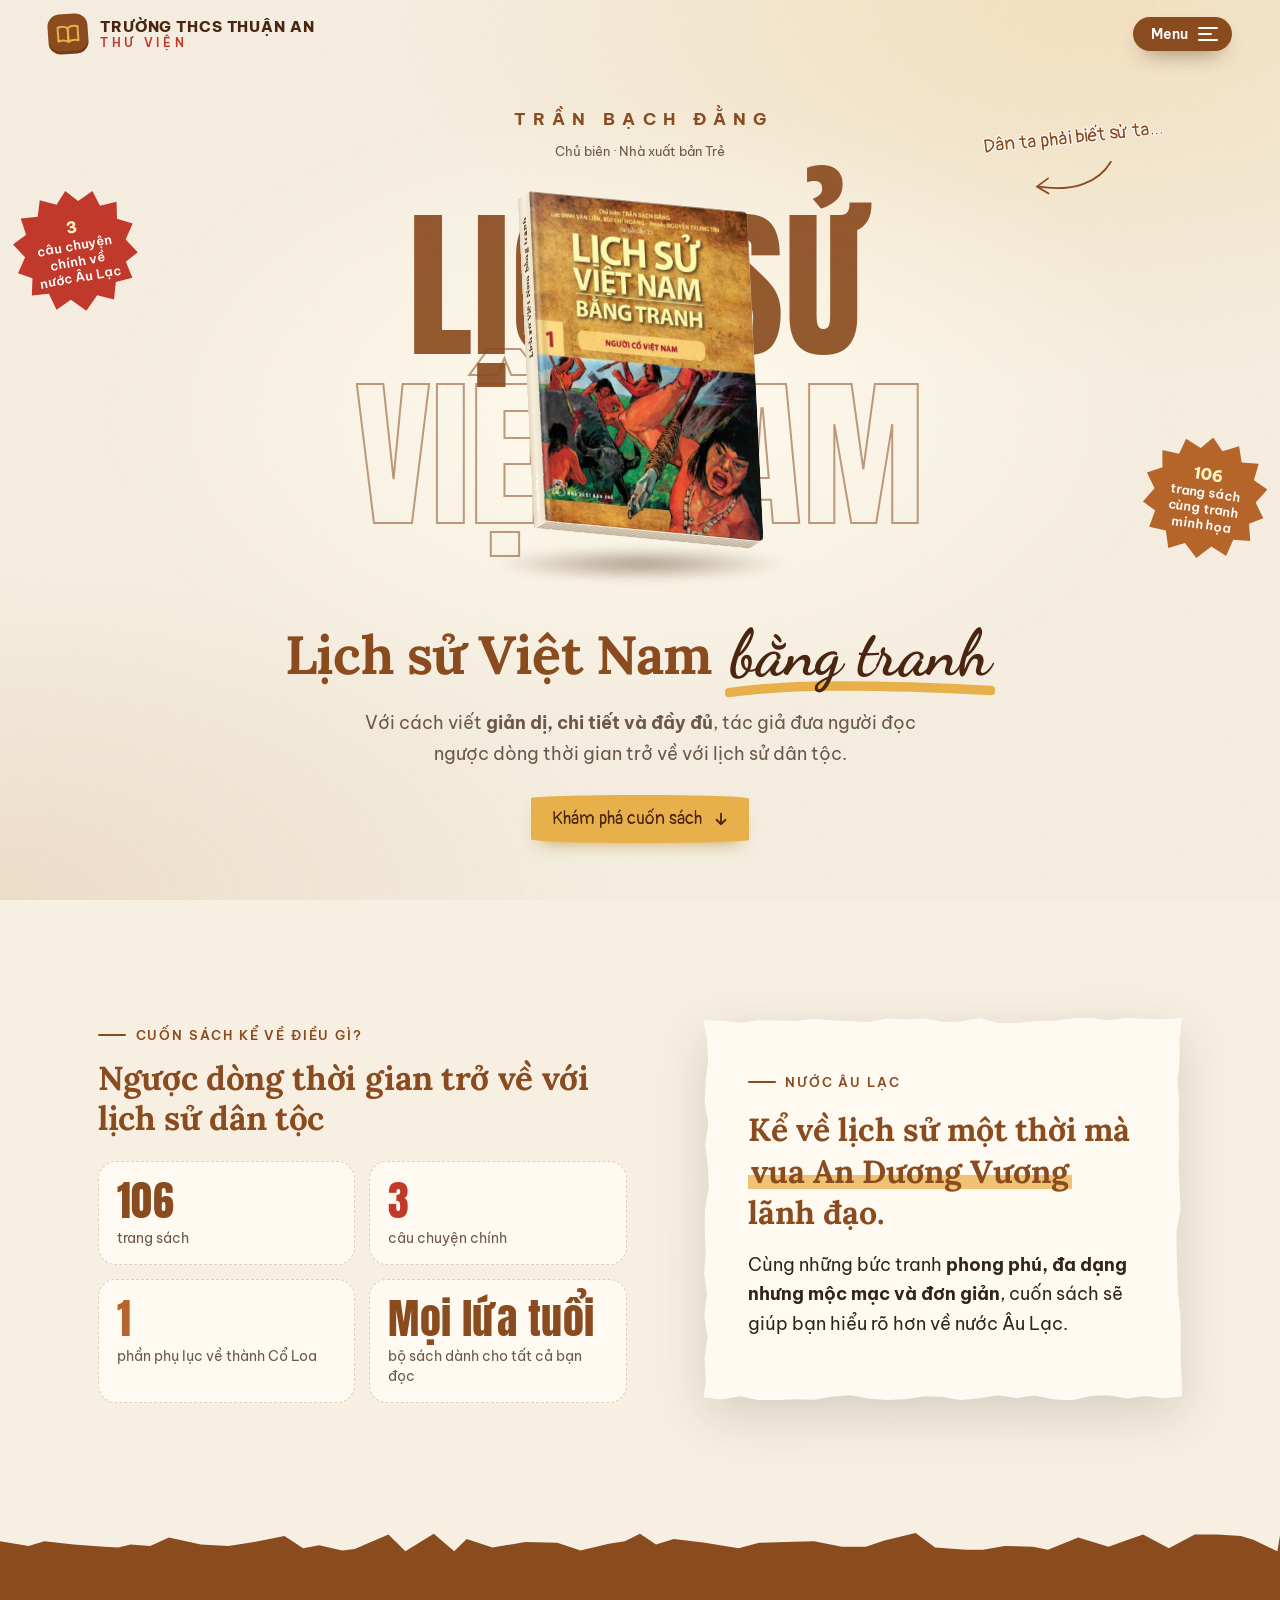
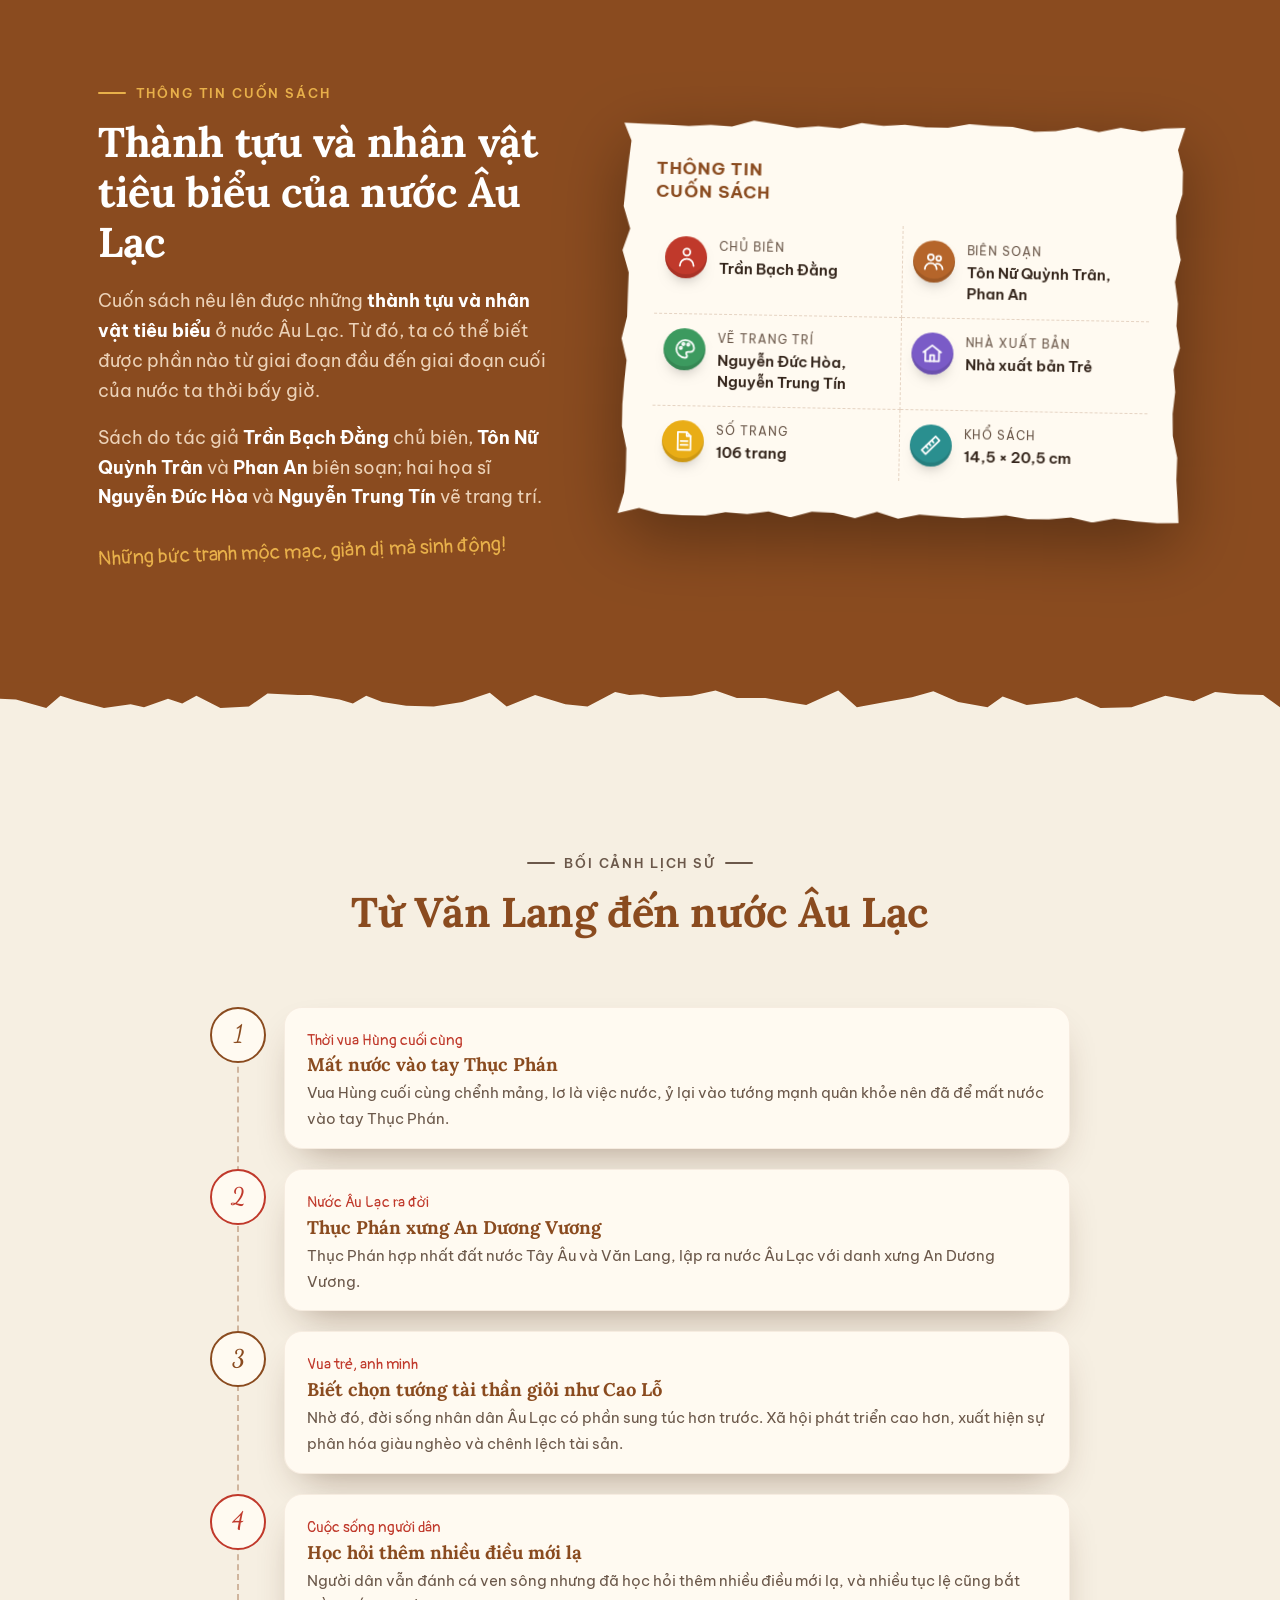
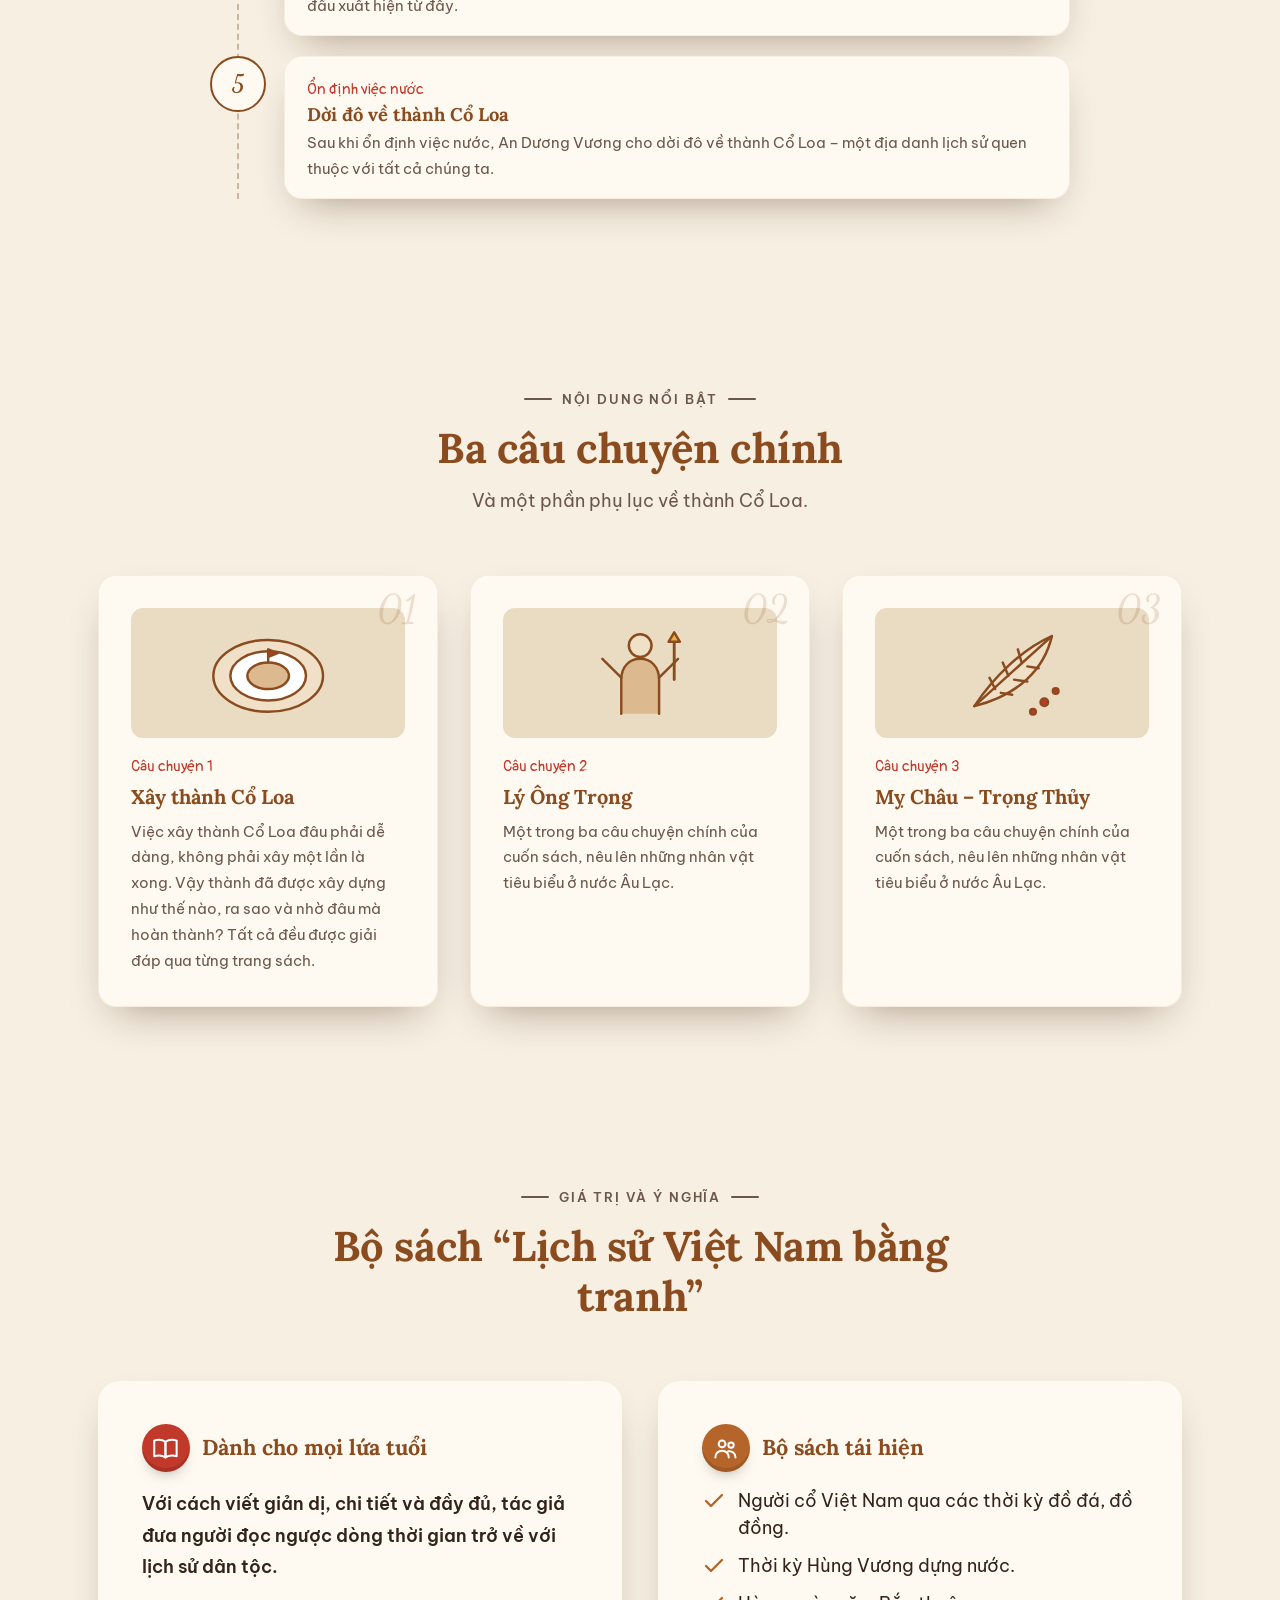
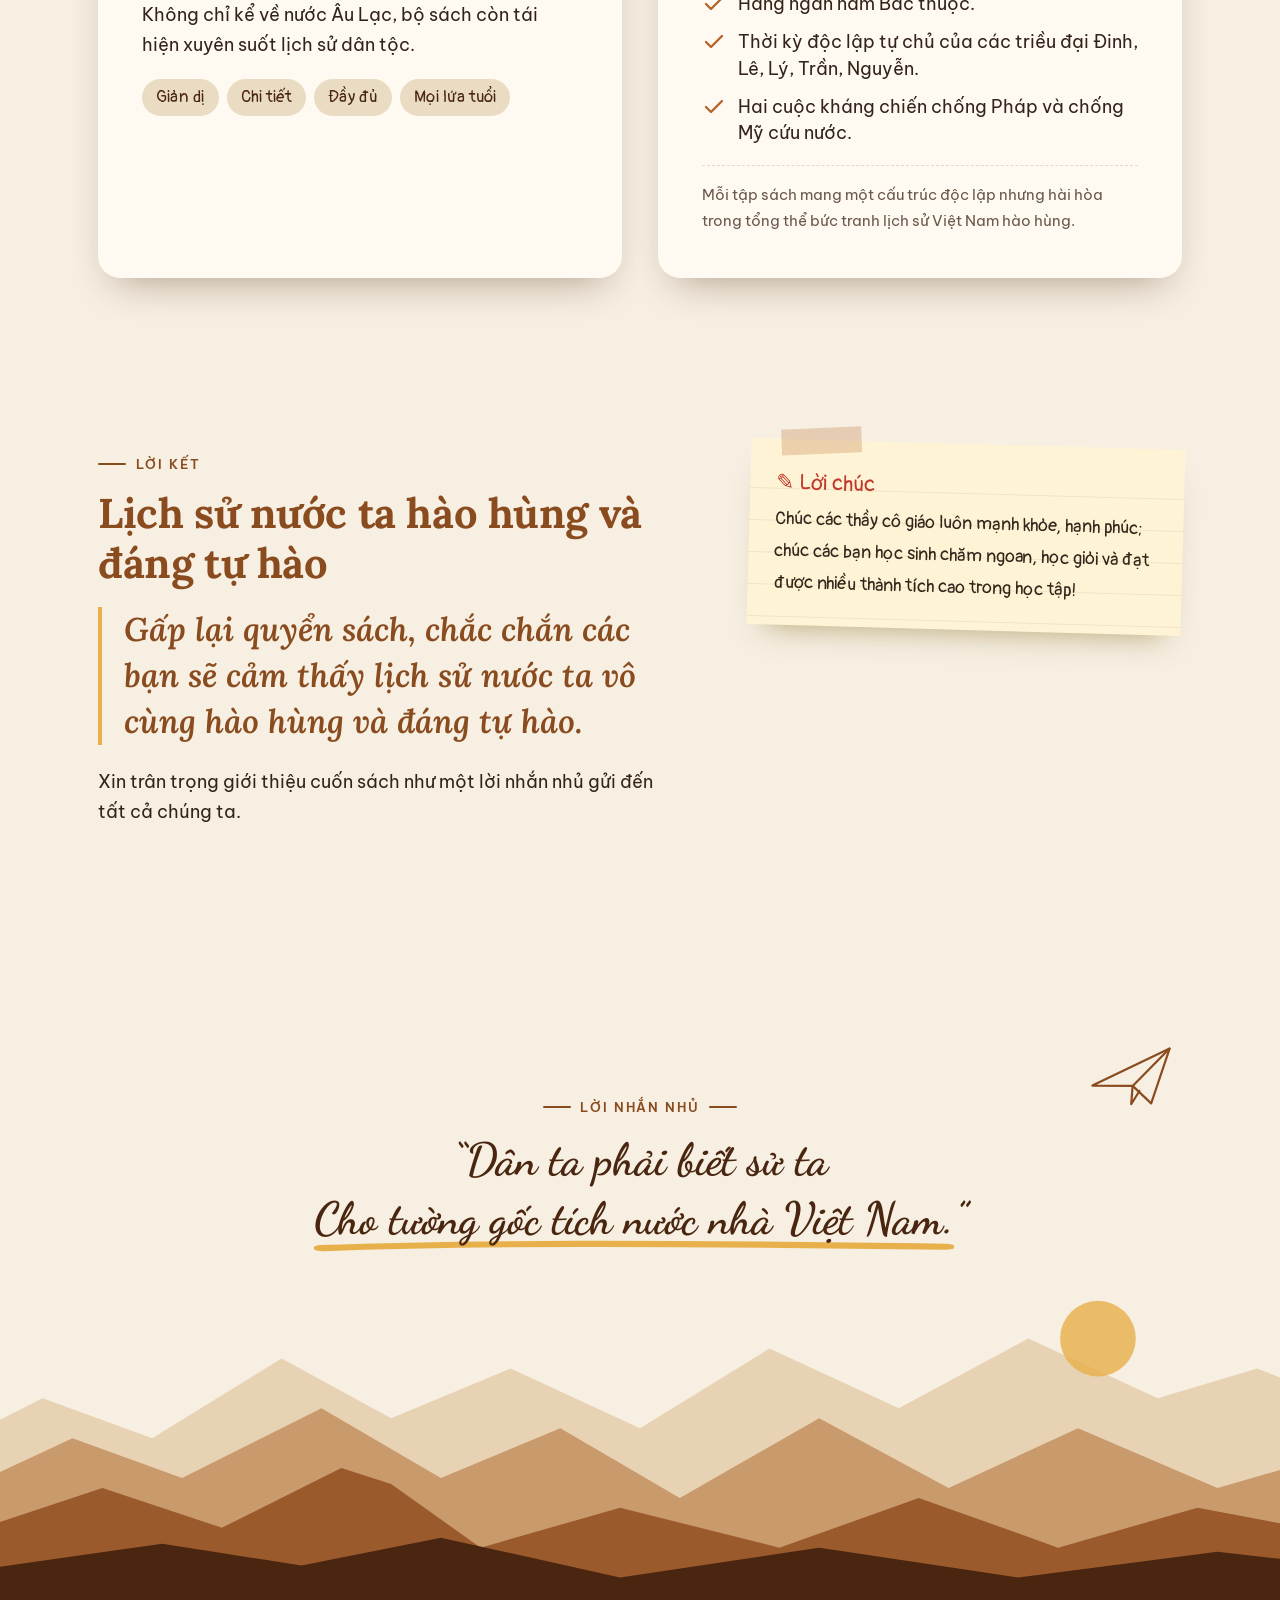
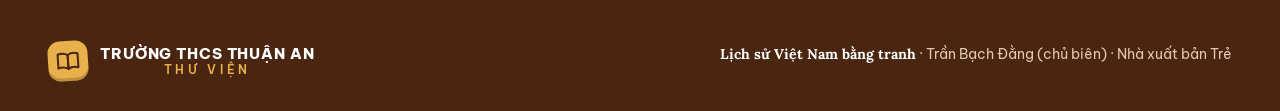
<file: lich-su-viet-nam-bang-tranh-nuoc-co-viet/index.html>
<!doctype html>
<html lang="vi">
<head>
  <meta charset="utf-8">
  <meta name="viewport" content="width=device-width, initial-scale=1">
  <title>Lịch sử Việt Nam bằng tranh – NXB Trẻ | Thư viện THCS Thuận An</title>
  <meta name="description" content="Giới thiệu sách “Lịch sử Việt Nam bằng tranh” (NXB Trẻ) – những câu chuyện về nước Âu Lạc thời An Dương Vương: xây thành Cổ Loa, Lý Ông Trọng, Mỵ Châu – Trọng Thủy.">
  <meta property="og:title" content="Lịch sử Việt Nam bằng tranh – NXB Trẻ | Thư viện THCS Thuận An">
  <meta property="og:description" content="Giới thiệu sách “Lịch sử Việt Nam bằng tranh” (NXB Trẻ) – những câu chuyện về nước Âu Lạc thời An Dương Vương: xây thành Cổ Loa, Lý Ông Trọng, Mỵ Châu – Trọng Thủy.">
  <meta property="og:image" content="../assets/books/lich-su-viet-nam-bang-tranh-nuoc-co-viet/nxbtre_full_03232017_102343.jpg">
  <meta property="og:type" content="website">
  <meta name="theme-color" content="#8a4b1f">
  <link rel="icon" href="data:image/svg+xml,%3Csvg xmlns='http://www.w3.org/2000/svg' viewBox='0 0 64 64'%3E%3Crect x='10' y='6' width='44' height='52' rx='4' fill='%231d3f8f'/%3E%3Crect x='10' y='6' width='8' height='52' fill='%23163170'/%3E%3Cpath d='M26 26h20M26 34h14' stroke='%23f6c945' stroke-width='5' stroke-linecap='round'/%3E%3C/svg%3E">
  <link rel="stylesheet" href="../assets/css/style.css">
  <style>
    /* Tuỳ biến riêng của trang này */
    :root{--blue:#8a4b1f;--blue-deep:#4a2610;--blue-bright:#b5652a;--yellow:#e8b04a;--orange:#c0392b;--cream:#f6efe2;--cream-2:#eadcc3;--paper:#fffaf1;--ink:#33241a;--ink-soft:#6b584a;--spine-1:#e2d6bb;--spine-2:#f6efdf;--spine-3:#ebe0c8;--spine-text:#4a2610;--cover-back:#efe6d2;--cover-edge:#efe5cf;--band-ink:#fbf1e6;--band-soft:#ecd2b8;--footer-ink:#e2c9b0;--note-bg:#fff3d6;--tint-1:#f1e0c8;--tint-2:#dcb98f;--tint-3:#e8d2b4;--tint-4:#c99a6b;--tint-5:#9b5a2c;}
    :root{--bgr:3.55;--book-ar:740/1048;}
    .book .front{background-image:url("../assets/books/lich-su-viet-nam-bang-tranh-nuoc-co-viet/nxbtre_full_03232017_102343.jpg")}
  </style>
</head>
<body>
  <div class="progress" aria-hidden="true"></div>
  <header class="site-header">
    <div class="wrap">
      <a class="brand" href="../index.html" aria-label="TRƯỜNG THCS THUẬN AN – THƯ VIỆN (trang chủ)"><span class="brand-mark"><svg viewBox="0 0 24 24" fill="none" stroke="currentColor" stroke-width="2" stroke-linecap="round" stroke-linejoin="round" aria-hidden="true"><path d="M2 5c3-1 7-1 10 1v14c-3-2-7-2-10-1z"/><path d="M22 5c-3-1-7-1-10 1v14c3-2 7-2 10-1z"/></svg></span><span class="brand-text"><b>TRƯỜNG THCS THUẬN AN</b><span>THƯ VIỆN</span></span></a>
      <button class="menu-btn" type="button" aria-expanded="false" aria-controls="site-menu">
        <span class="lbl">Menu</span><span class="burger" aria-hidden="true"><i></i><i></i><i></i></span>
      </button>
    </div>
  </header>
  <nav class="site-menu" id="site-menu" aria-label="Danh sách sách" aria-hidden="true">
    <div class="wrap">
      <div class="menu-intro">
        <span class="hand">Hôm nay em đọc gì?</span>
        <h2>Góc giới thiệu sách</h2>
        <p>Những cuốn sách hay đang chờ các em tại thư viện trường. Chọn một cuốn để xem giới thiệu nhé!</p>
        <a class="menu-home" href="../index.html"><svg viewBox="0 0 24 24" fill="none" stroke="currentColor" stroke-width="2.2" stroke-linecap="round" stroke-linejoin="round" aria-hidden="true"><path d="M3 11 12 4l9 7"/><path d="M5 10v10h14V10"/></svg> Trang chủ thư viện</a>
      </div>
      <ul class="menu-list">
          <li><a href="../toi-tai-gioi-ban-cung-the/index.html">
            <span class="n">01</span>
            <img src="../assets/books/toi-tai-gioi-ban-cung-the/toi_tai_gioi__ban_cung_the_tai_ban_2019_1_2020_10_05_16_40_02.jpg" alt="" loading="lazy">
            <span class="t"><b>Tôi tài giỏi, bạn cũng thế!</b><small>Adam Khoo</small></span>
            <span class="go"><svg viewBox="0 0 24 24" fill="none" stroke="currentColor" stroke-width="2.2" stroke-linecap="round" stroke-linejoin="round" aria-hidden="true"><path d="M5 12h14M13 6l6 6-6 6"/></svg></span>
          </a></li>
          <li><a href="../bac-ho-kinh-yeu/index.html">
            <span class="n">02</span>
            <img src="../assets/books/bac-ho-kinh-yeu/bac-ho-kinh-yeu-tb-2023.jpg" alt="" loading="lazy">
            <span class="t"><b>Bác Hồ kính yêu</b><small>Nhiều tác giả · NXB Kim Đồng</small></span>
            <span class="go"><svg viewBox="0 0 24 24" fill="none" stroke="currentColor" stroke-width="2.2" stroke-linecap="round" stroke-linejoin="round" aria-hidden="true"><path d="M5 12h14M13 6l6 6-6 6"/></svg></span>
          </a></li>
          <li><a href="../tinh-yeu-cua-me/index.html">
            <span class="n">03</span>
            <img src="../assets/books/tinh-yeu-cua-me/anh-sach.jpg" alt="" loading="lazy">
            <span class="t"><b>Tình yêu bất tận của mẹ</b><small>Nguyễn Viên Như · NXB Văn học</small></span>
            <span class="go"><svg viewBox="0 0 24 24" fill="none" stroke="currentColor" stroke-width="2.2" stroke-linecap="round" stroke-linejoin="round" aria-hidden="true"><path d="M5 12h14M13 6l6 6-6 6"/></svg></span>
          </a></li>
          <li><a href="../giao-duc-bien-dao/index.html">
            <span class="n">04</span>
            <img src="../assets/books/giao-duc-bien-dao/giao-duc-bien-dao-thcs-2.jpg" alt="" loading="lazy">
            <span class="t"><b>Giáo dục về biển – đảo Việt Nam</b><small>Nguyễn Đức Vũ, Trần Thị Tuyết Mai</small></span>
            <span class="go"><svg viewBox="0 0 24 24" fill="none" stroke="currentColor" stroke-width="2.2" stroke-linecap="round" stroke-linejoin="round" aria-hidden="true"><path d="M5 12h14M13 6l6 6-6 6"/></svg></span>
          </a></li>
          <li><a href="../hoang-sa-truong-sa-khat-vong-hoa-binh/index.html">
            <span class="n">05</span>
            <img src="../assets/books/hoang-sa-truong-sa-khat-vong-hoa-binh/Hoang-Sa-Truong-Sa-Khat-vong-hoa-binh-web.jpg" alt="" loading="lazy">
            <span class="t"><b>Hoàng Sa, Trường Sa – Khát vọng hòa bình</b><small>Bùi Tất Tươm, Vũ Bá Hòa</small></span>
            <span class="go"><svg viewBox="0 0 24 24" fill="none" stroke="currentColor" stroke-width="2.2" stroke-linecap="round" stroke-linejoin="round" aria-hidden="true"><path d="M5 12h14M13 6l6 6-6 6"/></svg></span>
          </a></li>
          <li><a href="../lich-su-viet-nam-bang-tranh-nuoc-co-viet/index.html" aria-current="page">
            <span class="n">06</span>
            <img src="../assets/books/lich-su-viet-nam-bang-tranh-nuoc-co-viet/nxbtre_full_03232017_102343.jpg" alt="" loading="lazy">
            <span class="t"><b>Lịch sử Việt Nam bằng tranh – Người cổ Việt Nam</b><small>Trần Bạch Đằng (chủ biên) · NXB Trẻ</small></span>
            <span class="go"><svg viewBox="0 0 24 24" fill="none" stroke="currentColor" stroke-width="2.2" stroke-linecap="round" stroke-linejoin="round" aria-hidden="true"><path d="M5 12h14M13 6l6 6-6 6"/></svg></span>
          </a></li>
      </ul>
    </div>
  </nav>
  <main>
    <section class="hero" id="top" aria-label="Giới thiệu">
      <div class="hero-inner">
        <div class="hero-top reveal in">
          <span class="hero-author">TRẦN BẠCH ĐẰNG</span>
          <span class="hero-trans">Chủ biên · Nhà xuất bản Trẻ</span>
        </div>
        <div class="hero-stage">
          <div class="bg-words" aria-hidden="true"><span>Lịch sử</span><span>Việt Nam</span></div>
          
          <div class="book-scene" role="img" aria-label="Bìa sách">
            <div class="book-float">
              <div class="book">
                <div class="face front"></div>
                <div class="face back"></div>
                <div class="face spine"><b>Lịch sử Việt Nam bằng tranh</b><small>NXB TRẺ</small></div>
                <div class="face pages"></div>
                <div class="face top"></div>
                <div class="face bottom"></div>
              </div>
            </div>
            <div class="book-shadow"></div>
          </div>
          <div class="sticker s1" aria-hidden="true"><span><b>3</b>câu chuyện chính về nước Âu Lạc</span></div>
          <div class="sticker s2" aria-hidden="true"><span><b>106</b>trang sách cùng tranh minh họa</span></div>
          <div class="hero-note n1" aria-hidden="true">Dân ta phải biết sử ta…
            <svg viewBox="0 0 120 60" fill="none" stroke="currentColor" stroke-width="2.4" stroke-linecap="round"><path d="M110 6C96 34 64 50 16 46" /><path d="M28 34 14 46l16 8" /></svg>
          </div>
        </div>
        <div class="hero-bottom">
          <h1 class="reveal" data-d="1">Lịch sử Việt Nam <span class="script">bằng tranh<svg viewBox="0 0 300 20" preserveAspectRatio="none" aria-hidden="true"><path d="M4 12C70 4 160 4 296 10" stroke="currentColor" stroke-width="9" stroke-linecap="round" fill="none"/></svg></span></h1>
          <p class="lead reveal" data-d="2">Với cách viết <strong>giản dị, chi tiết và đầy đủ</strong>, tác giả đưa người đọc ngược dòng thời gian trở về với lịch sử dân tộc.</p>
          <a href="#nguoc-dong" class="scroll-cue reveal" data-d="3">Khám phá cuốn sách <svg viewBox="0 0 24 24" fill="none" stroke="currentColor" stroke-width="2.4" stroke-linecap="round" stroke-linejoin="round"><path d="M12 5v14M6 13l6 6 6-6"/></svg></a>
        </div>
      </div>
    </section>
    <section class="section" id="nguoc-dong" aria-labelledby="nguoc-dong-h">
      <div class="wrap think-grid">
        <div>
          <p class="eyebrow reveal">Cuốn sách kể về điều gì?</p>
          <h2 id="nguoc-dong-h" class="sr-only">Cuốn sách kể về điều gì?</h2>
          
          <h3 class="h-serif reveal" data-d="1" style="font-size:clamp(1.4rem,1.6vw + .8rem,2.1rem)">Ngược dòng thời gian trở về với lịch sử dân tộc</h3>
          <div class="stats">
            <div class="stat reveal" data-d="1"><b>106</b><span>trang sách</span></div>
            <div class="stat reveal" data-d="2"><b>3</b><span>câu chuyện chính</span></div>
            <div class="stat reveal" data-d="3"><b>1</b><span>phần phụ lục về thành Cổ Loa</span></div>
            <div class="stat reveal" data-d="4"><b>Mọi lứa tuổi</b><span>bộ sách dành cho tất cả bạn đọc</span></div>
          </div>
        </div>
        <div class="reveal" data-d="2">
          
          <div class="answer-wrap">
            <div class="answer">
              <p class="eyebrow">Nước Âu Lạc</p>
              <p class="big">Kể về lịch sử một thời mà <span class="mark">vua An Dương Vương</span> lãnh đạo.</p>
              <p>Cùng những bức tranh <strong>phong phú, đa dạng nhưng mộc mạc và đơn giản</strong>, cuốn sách sẽ giúp bạn hiểu rõ hơn về nước Âu Lạc.</p>
            </div>
          </div>
        </div>
      </div>
    </section>
    <section class="band section" id="noi-dung" aria-labelledby="noi-dung-h">
      <svg class="tear t" viewBox="0 0 1440 40" preserveAspectRatio="none" aria-hidden="true"><path d="M0 40 L0 17 L32 23 L50 17 L83 21 L117 24 L133 25 L147 21 L169 23 L190 12 L226 21 L257 23 L286 18 L320 10 L341 26 L359 22 L385 29 L399 27 L437 8 L456 30 L488 7 L511 30 L525 14 L554 25 L591 18 L627 19 L653 29 L685 20 L703 17 L720 7 L738 21 L758 14 L793 19 L831 26 L854 19 L884 18 L916 17 L947 24 L974 24 L995 16 L1030 6 L1052 25 L1087 28 L1106 28 L1130 23 L1162 24 L1179 28 L1213 12 L1247 24 L1269 15 L1286 8 L1315 26 L1344 8 L1369 8 L1396 10 L1410 15 L1437 30 L1440 9 L1440 40Z" fill="currentColor" /></svg>
      <div class="wrap about-grid">
        <div class="about-text">
          <p class="eyebrow reveal">Thông tin cuốn sách</p>
          <h2 id="noi-dung-h" class="h-serif reveal" data-d="1">Thành tựu và nhân vật tiêu biểu của nước Âu Lạc</h2>
          
          <p class="reveal" data-d="2" style="margin-top:1.2rem">Cuốn sách nêu lên được những <strong>thành tựu và nhân vật tiêu biểu</strong> ở nước Âu Lạc. Từ đó, ta có thể biết được phần nào từ giai đoạn đầu đến giai đoạn cuối của nước ta thời bấy giờ.</p>
          <p class="reveal" data-d="3">Sách do tác giả <strong>Trần Bạch Đằng</strong> chủ biên, <strong>Tôn Nữ Quỳnh Trân</strong> và <strong>Phan An</strong> biên soạn; hai họa sĩ <strong>Nguyễn Đức Hòa</strong> và <strong>Nguyễn Trung Tín</strong> vẽ trang trí.</p>
          <span class="hand reveal" data-d="4">Những bức tranh mộc mạc, giản dị mà sinh động!</span>
        </div>
        <div class="skills-wrap reveal" data-d="2">
          <div class="skills-card">
            <h3>Thông tin<br>cuốn sách</h3>
            <ul class="info-list"><li><span class="ic c-orange"><svg viewBox="0 0 24 24" fill="none" stroke="currentColor" stroke-width="1.8" stroke-linecap="round" stroke-linejoin="round" aria-hidden="true"><circle cx="12" cy="7" r="3.5"/><path d="M5 21c0-4 3-7 7-7s7 3 7 7"/></svg></span><span><small>Chủ biên</small><b>Trần Bạch Đằng</b></span></li><li><span class="ic c-blue"><svg viewBox="0 0 24 24" fill="none" stroke="currentColor" stroke-width="1.8" stroke-linecap="round" stroke-linejoin="round" aria-hidden="true"><circle cx="9" cy="8" r="3"/><circle cx="17" cy="9" r="2.4"/><path d="M3 20c0-3.5 2.7-6 6-6s6 2.5 6 6M14.5 14.6c3.2-.6 6.5 1.6 6.5 5.4"/></svg></span><span><small>Biên soạn</small><b>Tôn Nữ Quỳnh Trân, Phan An</b></span></li><li><span class="ic c-green"><svg viewBox="0 0 24 24" fill="none" stroke="currentColor" stroke-width="1.8" stroke-linecap="round" stroke-linejoin="round" aria-hidden="true"><path d="M12 3a9 9 0 1 0 0 18c1.5 0 2-1 2-2s-1-1.5-1-2.5 1-1.5 2-1.5h2a4 4 0 0 0 4-4c0-4.4-4-8-9-8z"/><circle cx="7.5" cy="11" r="1.2"/><circle cx="10" cy="7" r="1.2"/><circle cx="15" cy="7.5" r="1.2"/></svg></span><span><small>Vẽ trang trí</small><b>Nguyễn Đức Hòa, Nguyễn Trung Tín</b></span></li><li><span class="ic c-purple"><svg viewBox="0 0 24 24" fill="none" stroke="currentColor" stroke-width="1.8" stroke-linecap="round" stroke-linejoin="round" aria-hidden="true"><path d="M3 11 12 4l9 7"/><path d="M5 10v10h14V10"/><path d="M10 20v-6h4v6"/></svg></span><span><small>Nhà xuất bản</small><b>Nhà xuất bản Trẻ</b></span></li><li><span class="ic c-yellow"><svg viewBox="0 0 24 24" fill="none" stroke="currentColor" stroke-width="1.8" stroke-linecap="round" stroke-linejoin="round" aria-hidden="true"><path d="M6 3h9l4 4v14H6z"/><path d="M15 3v4h4M9 12h7M9 16h7"/></svg></span><span><small>Số trang</small><b>106 trang</b></span></li><li><span class="ic c-teal"><svg viewBox="0 0 24 24" fill="none" stroke="currentColor" stroke-width="1.8" stroke-linecap="round" stroke-linejoin="round" aria-hidden="true"><path d="m3 17 14-14 4 4L7 21z"/><path d="m7 13 2 2M10 10l2 2M13 7l2 2"/></svg></span><span><small>Khổ sách</small><b>14,5 × 20,5 cm</b></span></li></ul>
          </div>
        </div>
      </div>
      <svg class="tear b" viewBox="0 0 1440 40" preserveAspectRatio="none" aria-hidden="true"><path d="M0 40 L0 19 L18 18 L52 7 L68 23 L85 17 L117 7 L147 12 L162 8 L189 19 L205 13 L221 23 L248 7 L280 9 L301 26 L335 24 L350 24 L382 18 L397 13 L412 23 L430 15 L457 10 L488 9 L520 15 L551 27 L570 9 L602 24 L636 12 L661 9 L692 28 L708 24 L723 25 L743 21 L778 23 L805 30 L829 20 L861 20 L886 15 L907 11 L943 30 L964 8 L996 15 L1026 21 L1050 29 L1078 15 L1111 8 L1128 22 L1155 11 L1193 16 L1211 21 L1238 7 L1273 8 L1311 23 L1343 16 L1367 28 L1392 25 L1421 24 L1440 8 L1440 40Z" fill="currentColor" /></svg>
    </section>
    <section class="section" id="boi-canh" aria-labelledby="boi-canh-h">
      <div class="wrap">
        <div class="sec-head">
          <p class="eyebrow reveal">Bối cảnh lịch sử</p>
          <h2 id="boi-canh-h" class="h-serif reveal" data-d="1">Từ Văn Lang đến nước Âu Lạc</h2>
          
        </div>
        <ol class="timeline">
          <li class="reveal" data-d="1"><span class="dot">1</span><div class="box"><span class="tag">Thời vua Hùng cuối cùng</span><h3>Mất nước vào tay Thục Phán</h3><p>Vua Hùng cuối cùng chểnh mảng, lơ là việc nước, ỷ lại vào tướng mạnh quân khỏe nên đã để mất nước vào tay Thục Phán.</p></div></li>
          <li class="reveal" data-d="2"><span class="dot">2</span><div class="box"><span class="tag">Nước Âu Lạc ra đời</span><h3>Thục Phán xưng An Dương Vương</h3><p>Thục Phán hợp nhất đất nước Tây Âu và Văn Lang, lập ra nước Âu Lạc với danh xưng An Dương Vương.</p></div></li>
          <li class="reveal" data-d="3"><span class="dot">3</span><div class="box"><span class="tag">Vua trẻ, anh minh</span><h3>Biết chọn tướng tài thần giỏi như Cao Lỗ</h3><p>Nhờ đó, đời sống nhân dân Âu Lạc có phần sung túc hơn trước. Xã hội phát triển cao hơn, xuất hiện sự phân hóa giàu nghèo và chênh lệch tài sản.</p></div></li>
          <li class="reveal" data-d="4"><span class="dot">4</span><div class="box"><span class="tag">Cuộc sống người dân</span><h3>Học hỏi thêm nhiều điều mới lạ</h3><p>Người dân vẫn đánh cá ven sông nhưng đã học hỏi thêm nhiều điều mới lạ, và nhiều tục lệ cũng bắt đầu xuất hiện từ đây.</p></div></li>
          <li class="reveal" data-d="5"><span class="dot">5</span><div class="box"><span class="tag">Ổn định việc nước</span><h3>Dời đô về thành Cổ Loa</h3><p>Sau khi ổn định việc nước, An Dương Vương cho dời đô về thành Cổ Loa – một địa danh lịch sử quen thuộc với tất cả chúng ta.</p></div></li>
        </ol>
      </div>
    </section>
    <section class="section" id="cau-chuyen" aria-labelledby="cau-chuyen-h" style="padding-top:clamp(24px,4vw,60px)">
      <div class="wrap">
        <div class="sec-head">
          <p class="eyebrow reveal">Nội dung nổi bật</p>
          <h2 id="cau-chuyen-h" class="h-serif reveal" data-d="1">Ba câu chuyện chính</h2>
          <p class="reveal" data-d="2">Và một phần phụ lục về thành Cổ Loa.</p>
        </div>
        <div class="cards">
        <article class="card reveal" data-d="1">
          <span class="num">01</span>
          <div class="art" aria-hidden="true"><svg viewBox="0 0 140 110" fill="none" stroke="currentColor" stroke-width="2.6" stroke-linecap="round" stroke-linejoin="round"><ellipse cx="70" cy="58" rx="58" ry="38" fill="var(--tint-1)"/><ellipse cx="70" cy="58" rx="40" ry="26" fill="#fff"/><ellipse cx="70" cy="58" rx="22" ry="14" fill="var(--tint-2)"/><path d="M70 44v-14M70 30l10 4-10 4" fill="var(--orange)"/></svg></div>
          <span class="tag">Câu chuyện 1</span>
          <h3>Xây thành Cổ Loa</h3>
          <p>Việc xây thành Cổ Loa đâu phải dễ dàng, không phải xây một lần là xong. Vậy thành đã được xây dựng như thế nào, ra sao và nhờ đâu mà hoàn thành? Tất cả đều được giải đáp qua từng trang sách.</p>
        </article>
        <article class="card reveal" data-d="2">
          <span class="num">02</span>
          <div class="art" aria-hidden="true"><svg viewBox="0 0 140 110" fill="none" stroke="currentColor" stroke-width="2.6" stroke-linecap="round" stroke-linejoin="round"><circle cx="70" cy="26" r="12" fill="var(--tint-1)"/><path d="M50 98V62c0-14 9-22 20-22s20 8 20 22v36" fill="var(--tint-2)"/><path d="M50 60 30 40M90 60l20-20"/><path d="M106 22v40" stroke-width="3"/><path d="M100 22h12l-6-10z" fill="var(--yellow)"/></svg></div>
          <span class="tag">Câu chuyện 2</span>
          <h3>Lý Ông Trọng</h3>
          <p>Một trong ba câu chuyện chính của cuốn sách, nêu lên những nhân vật tiêu biểu ở nước Âu Lạc.</p>
        </article>
        <article class="card reveal" data-d="3">
          <span class="num">03</span>
          <div class="art" aria-hidden="true"><svg viewBox="0 0 140 110" fill="none" stroke="currentColor" stroke-width="2.6" stroke-linecap="round" stroke-linejoin="round"><path d="M30 90C50 60 80 30 112 16 104 50 78 78 30 90z" fill="var(--tint-1)"/><path d="M30 90 112 16M52 72l-6-12M66 58l-6-14M80 44l-4-14M58 76l12 2M72 62l14 2M86 48l12 2"/><circle cx="104" cy="86" r="4" fill="var(--orange)"/><circle cx="116" cy="74" r="3" fill="var(--orange)"/><circle cx="92" cy="96" r="3" fill="var(--orange)"/></svg></div>
          <span class="tag">Câu chuyện 3</span>
          <h3>Mỵ Châu – Trọng Thủy</h3>
          <p>Một trong ba câu chuyện chính của cuốn sách, nêu lên những nhân vật tiêu biểu ở nước Âu Lạc.</p>
        </article>
        </div>
      </div>
    </section>
    <section class="section" id="bo-sach" aria-labelledby="bo-sach-h" style="padding-top:clamp(24px,4vw,60px)">
      <div class="wrap">
        <div class="sec-head">
          <p class="eyebrow reveal">Giá trị và ý nghĩa</p>
          <h2 id="bo-sach-h" class="h-serif reveal" data-d="1">Bộ sách “Lịch sử Việt Nam bằng tranh”</h2>
          
        </div>
        <div class="lesson-grid">
          <article class="panel reveal" data-d="1">
            <div class="hd"><span class="ic c-orange"><svg viewBox="0 0 24 24" fill="none" stroke="currentColor" stroke-width="1.8" stroke-linecap="round" stroke-linejoin="round" aria-hidden="true"><path d="M2 5c3-1 7-1 10 1v14c-3-2-7-2-10-1z"/><path d="M22 5c-3-1-7-1-10 1v14c3-2 7-2 10-1z"/></svg></span><h3>Dành cho mọi lứa tuổi</h3></div>
            <p class="strong">Với cách viết giản dị, chi tiết và đầy đủ, tác giả đưa người đọc ngược dòng thời gian trở về với lịch sử dân tộc.</p>
            <p>Không chỉ kể về nước Âu Lạc, bộ sách còn tái hiện xuyên suốt lịch sử dân tộc.</p>
            <ul class="pillars"><li>Giản dị</li><li>Chi tiết</li><li>Đầy đủ</li><li>Mọi lứa tuổi</li></ul>
          </article>
          <article class="panel reveal" data-d="2">
            <div class="hd"><span class="ic c-blue"><svg viewBox="0 0 24 24" fill="none" stroke="currentColor" stroke-width="1.8" stroke-linecap="round" stroke-linejoin="round" aria-hidden="true"><circle cx="9" cy="8" r="3"/><circle cx="17" cy="9" r="2.4"/><path d="M3 20c0-3.5 2.7-6 6-6s6 2.5 6 6M14.5 14.6c3.2-.6 6.5 1.6 6.5 5.4"/></svg></span><h3>Bộ sách tái hiện</h3></div>
            <ul class="checks"><li><svg viewBox="0 0 24 24" fill="none" stroke="currentColor" stroke-width="2.4" stroke-linecap="round" stroke-linejoin="round" aria-hidden="true"><path d="m4 12 5 5L20 6"/></svg>Người cổ Việt Nam qua các thời kỳ đồ đá, đồ đồng.</li><li><svg viewBox="0 0 24 24" fill="none" stroke="currentColor" stroke-width="2.4" stroke-linecap="round" stroke-linejoin="round" aria-hidden="true"><path d="m4 12 5 5L20 6"/></svg>Thời kỳ Hùng Vương dựng nước.</li><li><svg viewBox="0 0 24 24" fill="none" stroke="currentColor" stroke-width="2.4" stroke-linecap="round" stroke-linejoin="round" aria-hidden="true"><path d="m4 12 5 5L20 6"/></svg>Hàng ngàn năm Bắc thuộc.</li><li><svg viewBox="0 0 24 24" fill="none" stroke="currentColor" stroke-width="2.4" stroke-linecap="round" stroke-linejoin="round" aria-hidden="true"><path d="m4 12 5 5L20 6"/></svg>Thời kỳ độc lập tự chủ của các triều đại Đinh, Lê, Lý, Trần, Nguyễn.</li><li><svg viewBox="0 0 24 24" fill="none" stroke="currentColor" stroke-width="2.4" stroke-linecap="round" stroke-linejoin="round" aria-hidden="true"><path d="m4 12 5 5L20 6"/></svg>Hai cuộc kháng chiến chống Pháp và chống Mỹ cứu nước.</li></ul>
            <p class="foot">Mỗi tập sách mang một cấu trúc độc lập nhưng hài hòa trong tổng thể bức tranh lịch sử Việt Nam hào hùng.</p>
          </article>
        </div>
      </div>
    </section>
    <section class="section" id="loi-ket" aria-labelledby="loi-ket-h" style="padding-top:clamp(24px,4vw,60px)">
      <div class="wrap persp">
        <div>
          <p class="eyebrow reveal">Lời kết</p>
          <h2 id="loi-ket-h" class="h-serif reveal" data-d="1">Lịch sử nước ta hào hùng và đáng tự hào</h2>
          <p class="quote-big reveal" data-d="2">Gấp lại quyển sách, chắc chắn các bạn sẽ cảm thấy lịch sử nước ta vô cùng hào hùng và đáng tự hào.</p>
          <p class="reveal" data-d="3">Xin trân trọng giới thiệu cuốn sách như một lời nhắn nhủ gửi đến tất cả chúng ta.</p>
        </div>
        <aside class="note-card reveal" data-d="2">
          <h3>✎ Lời chúc</h3>
          <p>Chúc các thầy cô giáo luôn mạnh khỏe, hạnh phúc; chúc các bạn học sinh chăm ngoan, học giỏi và đạt được nhiều thành tích cao trong học tập!</p>
        </aside>
      </div>
    </section>
    <section class="final" id="thong-diep" aria-labelledby="final-h">
      <svg class="plane" viewBox="0 0 90 60" fill="none" stroke="currentColor" stroke-width="2.2" stroke-linejoin="round" stroke-linecap="round" aria-hidden="true"><path d="M4 30 86 4 60 56 44 36z" /><path d="M86 4 44 36l-4 18 10-12" /></svg>
      <div class="msg">
        <p class="eyebrow reveal" id="final-h">Lời nhắn nhủ</p>
        <blockquote class="reveal" data-d="1">“Dân ta phải biết sử ta<br><span class="u">Cho tường gốc tích nước nhà Việt Nam.<svg viewBox="0 0 300 20" preserveAspectRatio="none" aria-hidden="true"><path d="M4 12C70 4 160 4 296 10" stroke="currentColor" stroke-width="9" stroke-linecap="round" fill="none"/></svg></span>”</blockquote>
      </div>
      
      <div class="mountains" aria-hidden="true">
        <svg viewBox="0 0 1440 360" preserveAspectRatio="xMidYMax slice">
          <path d="M0 210 120 150 230 190 360 110 470 170 590 120 720 180 850 100 980 160 1110 90 1240 150 1340 120 1440 160V360H0z" fill="var(--tint-3)" />
          <path d="M0 260 150 190 260 230 400 160 520 230 640 180 760 250 900 170 1030 240 1160 180 1300 240 1440 200V360H0z" fill="var(--tint-4)" />
          <path d="M0 300 180 240 300 280 420 220 470 236 560 300 700 260 860 300 1000 250 1140 300 1280 260 1440 290V360H0z" fill="var(--tint-5)" />
          <path d="M0 330 240 296 380 318 520 290 700 330 900 300 1100 330 1300 304 1440 320V360H0z" fill="var(--blue-deep)" />
          <circle cx="1180" cy="90" r="38" fill="var(--yellow)" opacity=".8"/>
        </svg>
      </div>
    </section>
  </main>
  <footer class="site-footer">
    <div class="wrap">
      <a class="brand" href="../index.html" aria-label="TRƯỜNG THCS THUẬN AN – THƯ VIỆN (trang chủ)"><span class="brand-mark"><svg viewBox="0 0 24 24" fill="none" stroke="currentColor" stroke-width="2" stroke-linecap="round" stroke-linejoin="round" aria-hidden="true"><path d="M2 5c3-1 7-1 10 1v14c-3-2-7-2-10-1z"/><path d="M22 5c-3-1-7-1-10 1v14c3-2 7-2 10-1z"/></svg></span><span class="brand-text"><b>TRƯỜNG THCS THUẬN AN</b><span>THƯ VIỆN</span></span></a>
      <p class="credit"><b>Lịch sử Việt Nam bằng tranh</b> · Trần Bạch Đằng (chủ biên) · Nhà xuất bản Trẻ</p>
    </div>
  </footer>
  <script src="../assets/js/main.js"></script>
</body>
</html>
</file>
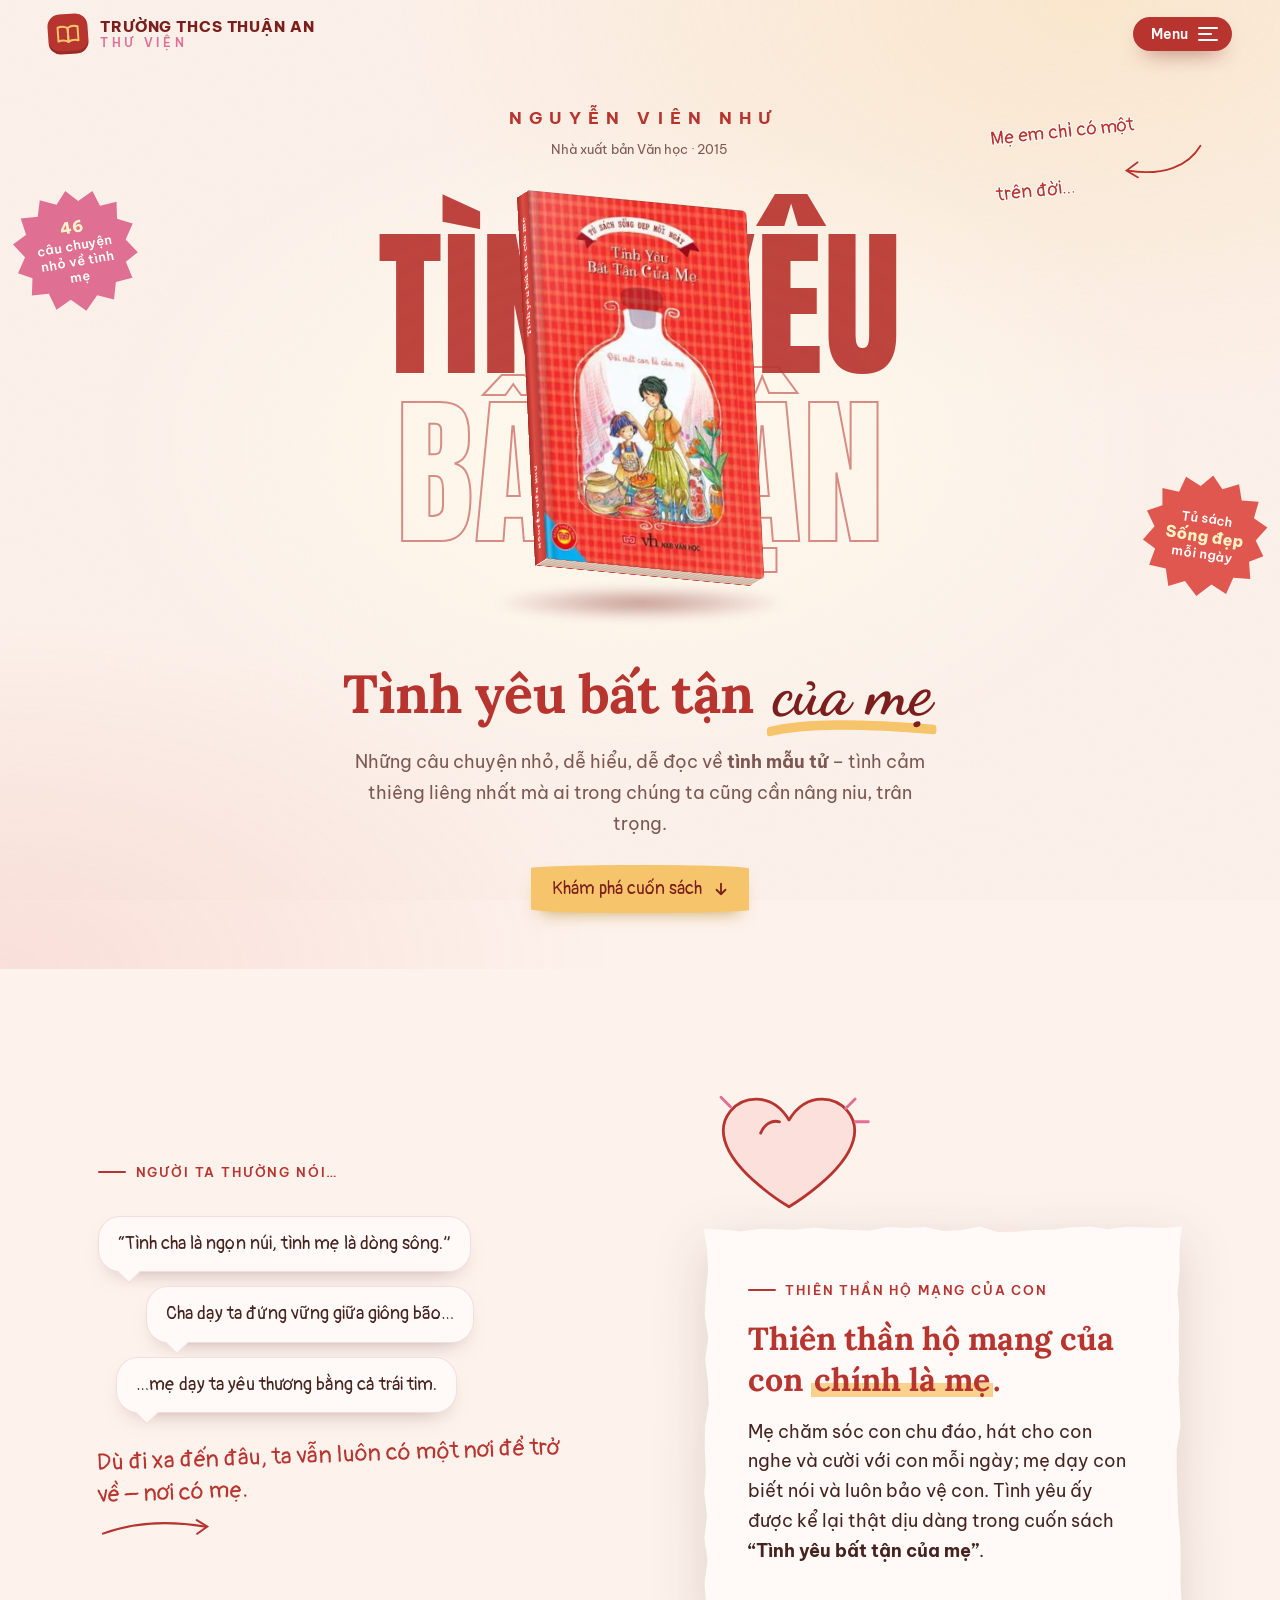
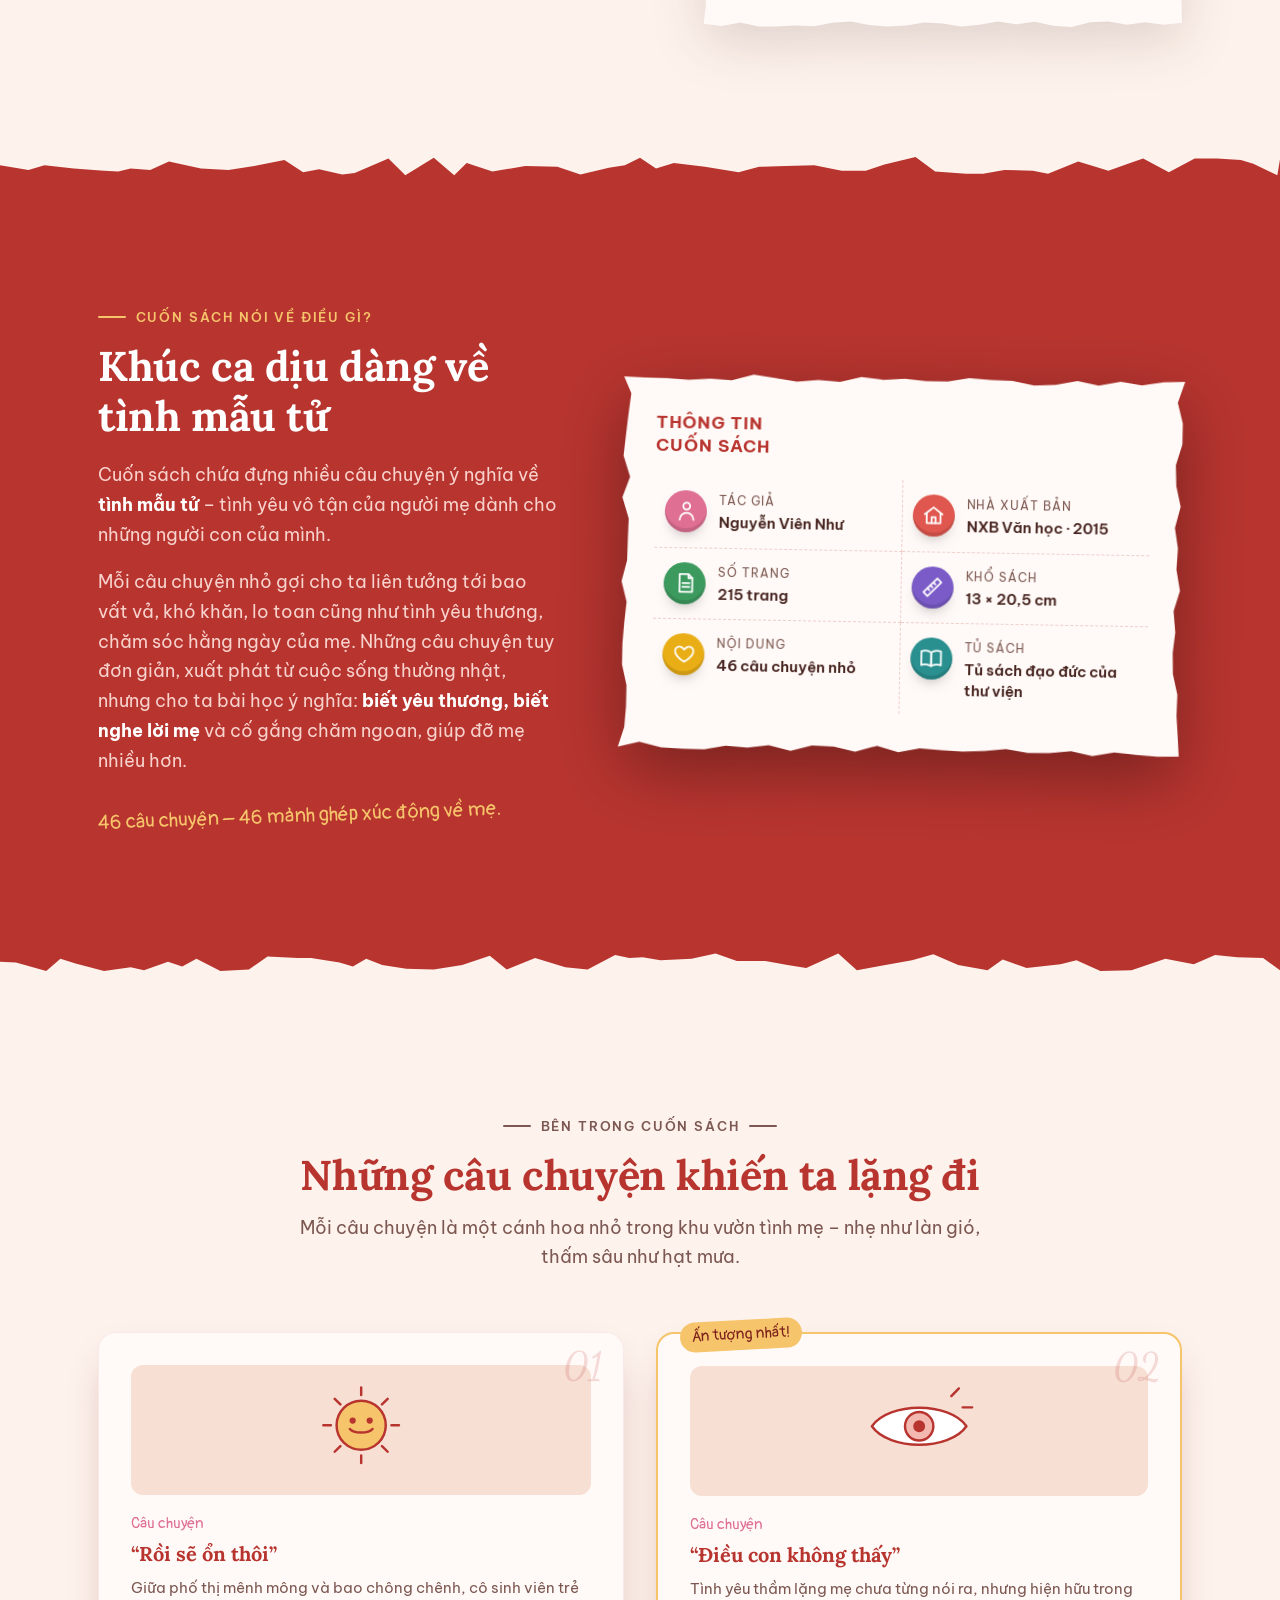
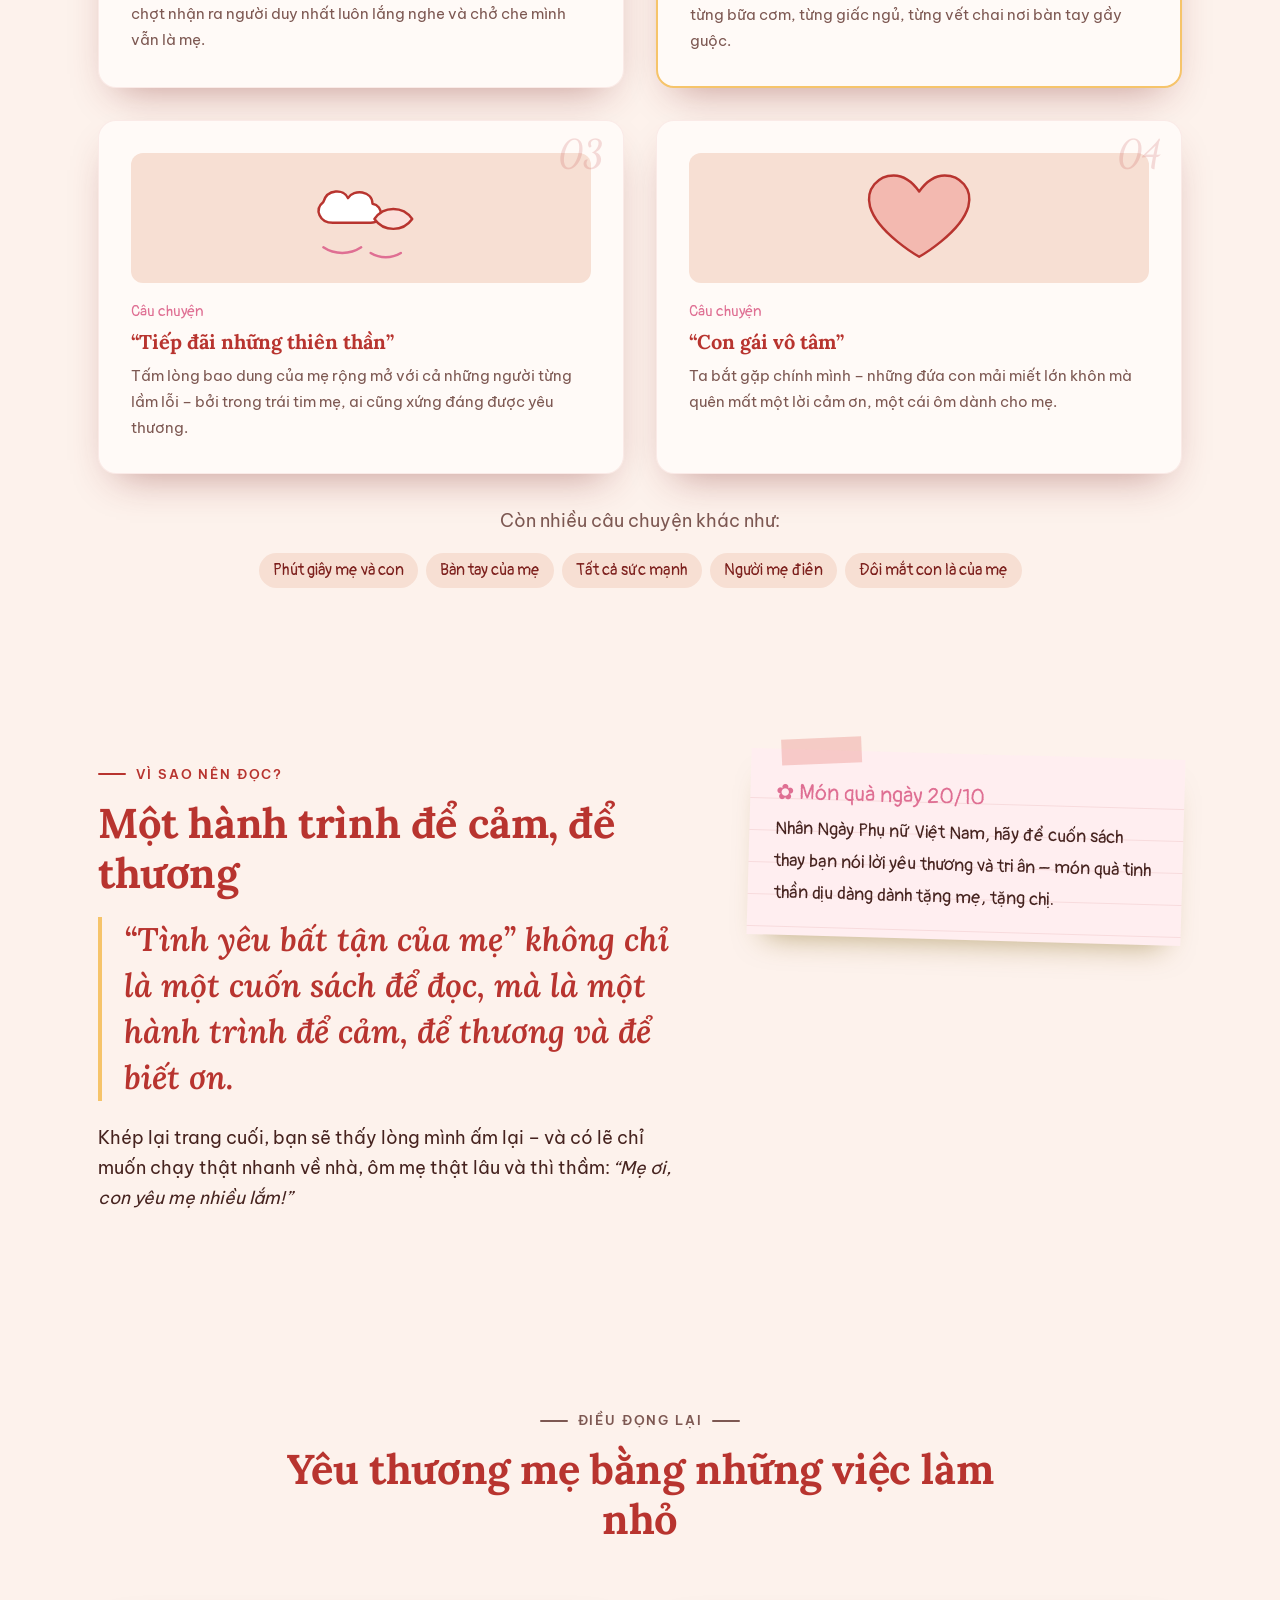
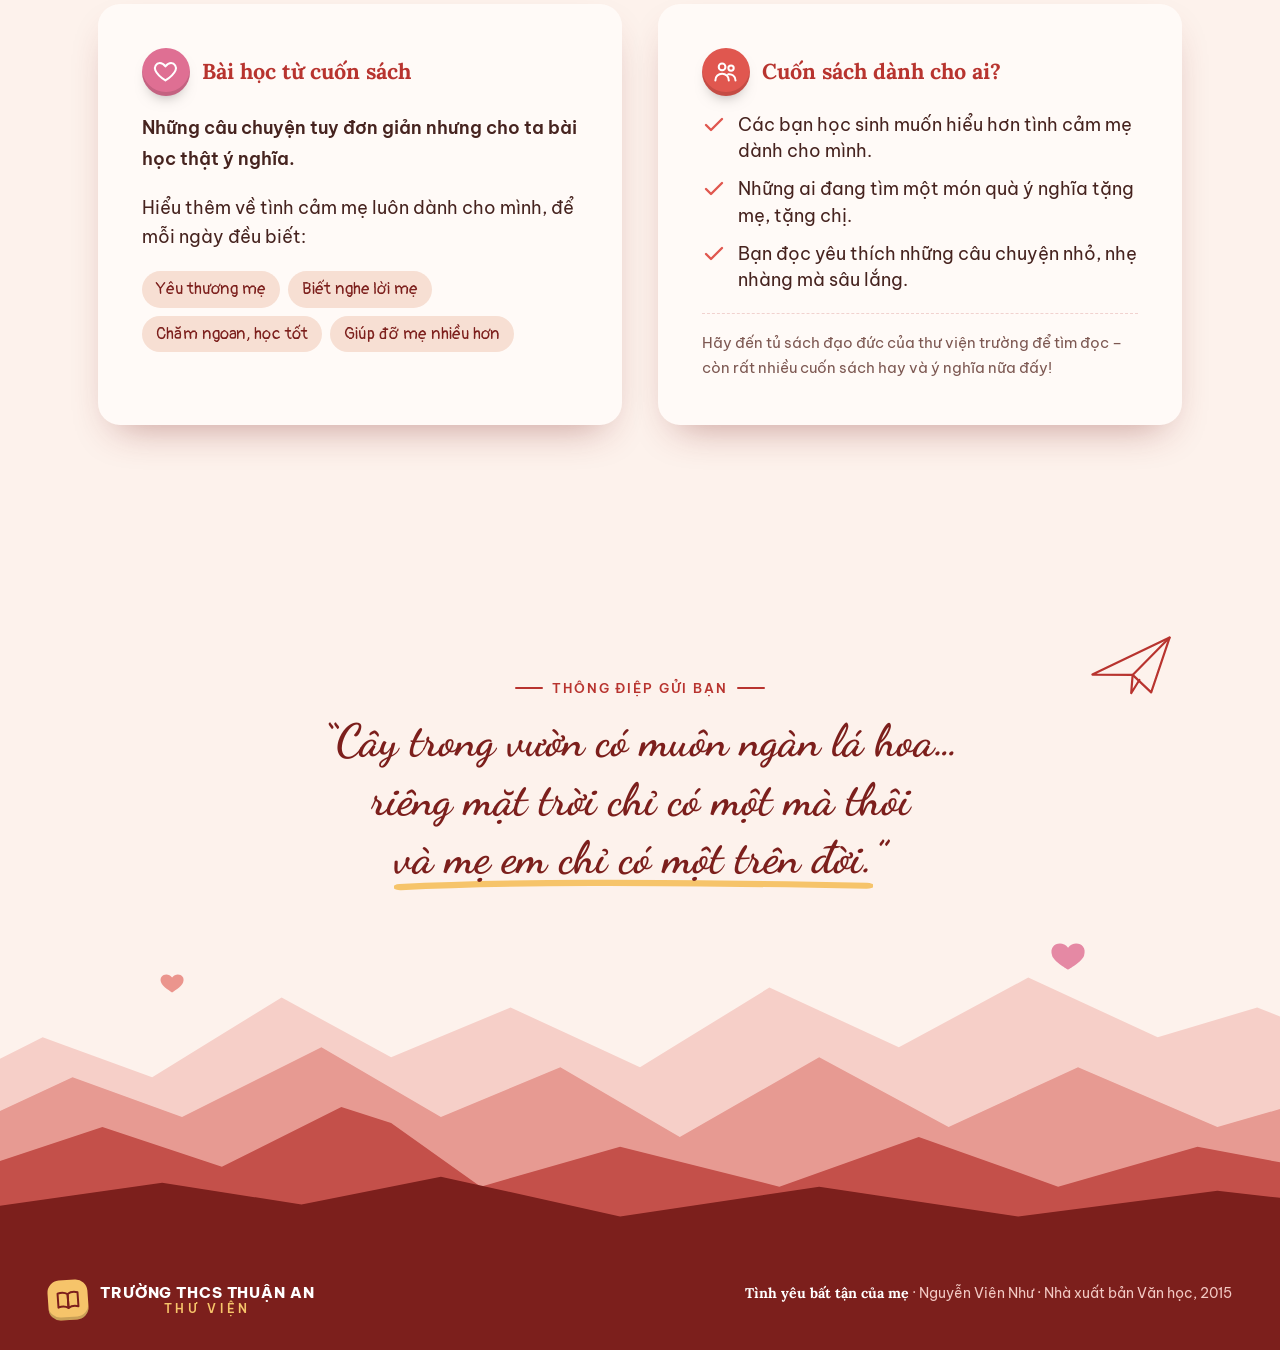
<file: tinh-yeu-cua-me/index.html>
<!doctype html>
<html lang="vi">
<head>
  <meta charset="utf-8">
  <meta name="viewport" content="width=device-width, initial-scale=1">
  <title>Tình yêu bất tận của mẹ – Nguyễn Viên Như | Thư viện THCS Thuận An</title>
  <meta name="description" content="Giới thiệu sách “Tình yêu bất tận của mẹ” của Nguyễn Viên Như (NXB Văn học, 2015) – 46 câu chuyện nhỏ về tình mẫu tử.">
  <meta property="og:title" content="Tình yêu bất tận của mẹ – Nguyễn Viên Như | Thư viện THCS Thuận An">
  <meta property="og:description" content="Giới thiệu sách “Tình yêu bất tận của mẹ” của Nguyễn Viên Như (NXB Văn học, 2015) – 46 câu chuyện nhỏ về tình mẫu tử.">
  <meta property="og:image" content="../assets/books/tinh-yeu-cua-me/anh-sach.jpg">
  <meta property="og:type" content="website">
  <meta name="theme-color" content="#b8342f">
  <link rel="icon" href="data:image/svg+xml,%3Csvg xmlns='http://www.w3.org/2000/svg' viewBox='0 0 64 64'%3E%3Crect x='10' y='6' width='44' height='52' rx='4' fill='%231d3f8f'/%3E%3Crect x='10' y='6' width='8' height='52' fill='%23163170'/%3E%3Cpath d='M26 26h20M26 34h14' stroke='%23f6c945' stroke-width='5' stroke-linecap='round'/%3E%3C/svg%3E">
  <link rel="stylesheet" href="../assets/css/style.css">
  <style>
    /* Tuỳ biến riêng của trang này */
    :root{--blue:#b8342f;--blue-deep:#7c1f1c;--blue-bright:#e0574f;--yellow:#f6c46a;--orange:#df6f93;--cream:#fdf2ec;--cream-2:#f7dfd3;--paper:#fffaf7;--ink:#46231f;--ink-soft:#7d5852;--spine-1:#a92b26;--spine-2:#dc4d45;--spine-3:#c23a34;--spine-text:#fff1e8;--cover-back:#c93a33;--cover-edge:#d8443c;--band-ink:#fff0ec;--band-soft:#f8d2cc;--footer-ink:#f2c9c3;--note-bg:#ffeef0;--tint-1:#fbe0db;--tint-2:#f3b9b0;--tint-3:#f6cfc8;--tint-4:#e79a92;--tint-5:#c4504a;}
    :root{--bgr:3.25;--book-ar:278/440;}
    .book .front{background-image:url("../assets/books/tinh-yeu-cua-me/anh-sach.jpg")}
  </style>
</head>
<body>
  <div class="progress" aria-hidden="true"></div>
  <header class="site-header">
    <div class="wrap">
      <a class="brand" href="../index.html" aria-label="TRƯỜNG THCS THUẬN AN – THƯ VIỆN (trang chủ)"><span class="brand-mark"><svg viewBox="0 0 24 24" fill="none" stroke="currentColor" stroke-width="2" stroke-linecap="round" stroke-linejoin="round" aria-hidden="true"><path d="M2 5c3-1 7-1 10 1v14c-3-2-7-2-10-1z"/><path d="M22 5c-3-1-7-1-10 1v14c3-2 7-2 10-1z"/></svg></span><span class="brand-text"><b>TRƯỜNG THCS THUẬN AN</b><span>THƯ VIỆN</span></span></a>
      <button class="menu-btn" type="button" aria-expanded="false" aria-controls="site-menu">
        <span class="lbl">Menu</span><span class="burger" aria-hidden="true"><i></i><i></i><i></i></span>
      </button>
    </div>
  </header>
  <nav class="site-menu" id="site-menu" aria-label="Danh sách sách" aria-hidden="true">
    <div class="wrap">
      <div class="menu-intro">
        <span class="hand">Hôm nay em đọc gì?</span>
        <h2>Góc giới thiệu sách</h2>
        <p>Những cuốn sách hay đang chờ các em tại thư viện trường. Chọn một cuốn để xem giới thiệu nhé!</p>
        <a class="menu-home" href="../index.html"><svg viewBox="0 0 24 24" fill="none" stroke="currentColor" stroke-width="2.2" stroke-linecap="round" stroke-linejoin="round" aria-hidden="true"><path d="M3 11 12 4l9 7"/><path d="M5 10v10h14V10"/></svg> Trang chủ thư viện</a>
      </div>
      <ul class="menu-list">
          <li><a href="../toi-tai-gioi-ban-cung-the/index.html">
            <span class="n">01</span>
            <img src="../assets/books/toi-tai-gioi-ban-cung-the/toi_tai_gioi__ban_cung_the_tai_ban_2019_1_2020_10_05_16_40_02.jpg" alt="" loading="lazy">
            <span class="t"><b>Tôi tài giỏi, bạn cũng thế!</b><small>Adam Khoo</small></span>
            <span class="go"><svg viewBox="0 0 24 24" fill="none" stroke="currentColor" stroke-width="2.2" stroke-linecap="round" stroke-linejoin="round" aria-hidden="true"><path d="M5 12h14M13 6l6 6-6 6"/></svg></span>
          </a></li>
          <li><a href="../bac-ho-kinh-yeu/index.html">
            <span class="n">02</span>
            <img src="../assets/books/bac-ho-kinh-yeu/bac-ho-kinh-yeu-tb-2023.jpg" alt="" loading="lazy">
            <span class="t"><b>Bác Hồ kính yêu</b><small>Nhiều tác giả · NXB Kim Đồng</small></span>
            <span class="go"><svg viewBox="0 0 24 24" fill="none" stroke="currentColor" stroke-width="2.2" stroke-linecap="round" stroke-linejoin="round" aria-hidden="true"><path d="M5 12h14M13 6l6 6-6 6"/></svg></span>
          </a></li>
          <li><a href="../tinh-yeu-cua-me/index.html" aria-current="page">
            <span class="n">03</span>
            <img src="../assets/books/tinh-yeu-cua-me/anh-sach.jpg" alt="" loading="lazy">
            <span class="t"><b>Tình yêu bất tận của mẹ</b><small>Nguyễn Viên Như · NXB Văn học</small></span>
            <span class="go"><svg viewBox="0 0 24 24" fill="none" stroke="currentColor" stroke-width="2.2" stroke-linecap="round" stroke-linejoin="round" aria-hidden="true"><path d="M5 12h14M13 6l6 6-6 6"/></svg></span>
          </a></li>
          <li><a href="../giao-duc-bien-dao/index.html">
            <span class="n">04</span>
            <img src="../assets/books/giao-duc-bien-dao/giao-duc-bien-dao-thcs-2.jpg" alt="" loading="lazy">
            <span class="t"><b>Giáo dục về biển – đảo Việt Nam</b><small>Nguyễn Đức Vũ, Trần Thị Tuyết Mai</small></span>
            <span class="go"><svg viewBox="0 0 24 24" fill="none" stroke="currentColor" stroke-width="2.2" stroke-linecap="round" stroke-linejoin="round" aria-hidden="true"><path d="M5 12h14M13 6l6 6-6 6"/></svg></span>
          </a></li>
          <li><a href="../hoang-sa-truong-sa-khat-vong-hoa-binh/index.html">
            <span class="n">05</span>
            <img src="../assets/books/hoang-sa-truong-sa-khat-vong-hoa-binh/Hoang-Sa-Truong-Sa-Khat-vong-hoa-binh-web.jpg" alt="" loading="lazy">
            <span class="t"><b>Hoàng Sa, Trường Sa – Khát vọng hòa bình</b><small>Bùi Tất Tươm, Vũ Bá Hòa</small></span>
            <span class="go"><svg viewBox="0 0 24 24" fill="none" stroke="currentColor" stroke-width="2.2" stroke-linecap="round" stroke-linejoin="round" aria-hidden="true"><path d="M5 12h14M13 6l6 6-6 6"/></svg></span>
          </a></li>
          <li><a href="../lich-su-viet-nam-bang-tranh-nuoc-co-viet/index.html">
            <span class="n">06</span>
            <img src="../assets/books/lich-su-viet-nam-bang-tranh-nuoc-co-viet/nxbtre_full_03232017_102343.jpg" alt="" loading="lazy">
            <span class="t"><b>Lịch sử Việt Nam bằng tranh – Người cổ Việt Nam</b><small>Trần Bạch Đằng (chủ biên) · NXB Trẻ</small></span>
            <span class="go"><svg viewBox="0 0 24 24" fill="none" stroke="currentColor" stroke-width="2.2" stroke-linecap="round" stroke-linejoin="round" aria-hidden="true"><path d="M5 12h14M13 6l6 6-6 6"/></svg></span>
          </a></li>
      </ul>
    </div>
  </nav>
  <main>
    <section class="hero" id="top" aria-label="Giới thiệu">
      <div class="hero-inner">
        <div class="hero-top reveal in">
          <span class="hero-author">NGUYỄN VIÊN NHƯ</span>
          <span class="hero-trans">Nhà xuất bản Văn học · 2015</span>
        </div>
        <div class="hero-stage">
          <div class="bg-words" aria-hidden="true"><span>Tình yêu</span><span>Bất tận</span></div>
          
          <div class="book-scene" role="img" aria-label="Bìa sách">
            <div class="book-float">
              <div class="book">
                <div class="face front"></div>
                <div class="face back"></div>
                <div class="face spine"><b>Tình yêu bất tận của mẹ</b><small>NGUYỄN VIÊN NHƯ</small></div>
                <div class="face pages"></div>
                <div class="face top"></div>
                <div class="face bottom"></div>
              </div>
            </div>
            <div class="book-shadow"></div>
          </div>
          <div class="sticker s1" aria-hidden="true"><span><b>46</b>câu chuyện nhỏ về tình mẹ</span></div>
          <div class="sticker s2" aria-hidden="true"><span>Tủ sách<b>Sống đẹp</b>mỗi ngày</span></div>
          <div class="hero-note n1" aria-hidden="true">Mẹ em chỉ có một<br>trên đời…
            <svg viewBox="0 0 120 60" fill="none" stroke="currentColor" stroke-width="2.4" stroke-linecap="round"><path d="M110 6C96 34 64 50 16 46" /><path d="M28 34 14 46l16 8" /></svg>
          </div>
        </div>
        <div class="hero-bottom">
          <h1 class="reveal" data-d="1">Tình yêu bất tận <span class="script">của mẹ<svg viewBox="0 0 300 20" preserveAspectRatio="none" aria-hidden="true"><path d="M4 12C70 4 160 4 296 10" stroke="currentColor" stroke-width="9" stroke-linecap="round" fill="none"/></svg></span></h1>
          <p class="lead reveal" data-d="2">Những câu chuyện nhỏ, dễ hiểu, dễ đọc về <strong>tình mẫu tử</strong> – tình cảm thiêng liêng nhất mà ai trong chúng ta cũng cần nâng niu, trân trọng.</p>
          <a href="#me" class="scroll-cue reveal" data-d="3">Khám phá cuốn sách <svg viewBox="0 0 24 24" fill="none" stroke="currentColor" stroke-width="2.4" stroke-linecap="round" stroke-linejoin="round"><path d="M12 5v14M6 13l6 6 6-6"/></svg></a>
        </div>
      </div>
    </section>
    <section class="section" id="me" aria-labelledby="me-h">
      <div class="wrap think-grid">
        <div>
          <p class="eyebrow reveal">Người ta thường nói…</p>
          <h2 id="me-h" class="sr-only">Người ta thường nói…</h2>
          
          <div class="bubbles">
            <div class="bubble reveal" data-d="1">“Tình cha là ngọn núi, tình mẹ là dòng sông.”</div>
            <div class="bubble reveal" data-d="2">Cha dạy ta đứng vững giữa giông bão…</div>
            <div class="bubble reveal" data-d="3">…mẹ dạy ta yêu thương bằng cả trái tim.</div>
          </div>
          <p class="think-q reveal" data-d="4">Dù đi xa đến đâu, ta vẫn luôn có một nơi để trở về – nơi có mẹ.
            <svg viewBox="0 0 140 30" fill="none" stroke="currentColor" stroke-width="2.4" stroke-linecap="round"><path d="M4 18c30-10 70-14 120-4" /><path d="M114 6l12 8-12 8" /></svg>
          </p>
        </div>
        <div class="reveal" data-d="2">
          <svg class="thinker" viewBox="0 0 180 150" fill="none" stroke="var(--blue)" stroke-width="3" stroke-linecap="round" stroke-linejoin="round" aria-hidden="true"><path d="M90 130s-58-34-68-70c-7-25 12-44 33-44 15 0 27 9 35 22 8-13 20-22 35-22 21 0 40 19 33 44-10 36-68 70-68 70z" fill="var(--tint-1)"/><path d="M60 52c4-10 12-14 20-12" /><path d="M150 26l10-10M160 40h14M28 24 18 14" stroke="var(--orange)"/></svg>
          <div class="answer-wrap">
            <div class="answer">
              <p class="eyebrow">Thiên thần hộ mạng của con</p>
              <p class="big">Thiên thần hộ mạng của con <span class="mark">chính là mẹ</span>.</p>
              <p>Mẹ chăm sóc con chu đáo, hát cho con nghe và cười với con mỗi ngày; mẹ dạy con biết nói và luôn bảo vệ con. Tình yêu ấy được kể lại thật dịu dàng trong cuốn sách <strong>“Tình yêu bất tận của mẹ”</strong>.</p>
            </div>
          </div>
        </div>
      </div>
    </section>
    <section class="band section" id="noi-dung" aria-labelledby="noi-dung-h">
      <svg class="tear t" viewBox="0 0 1440 40" preserveAspectRatio="none" aria-hidden="true"><path d="M0 40 L0 17 L32 23 L50 17 L83 21 L117 24 L133 25 L147 21 L169 23 L190 12 L226 21 L257 23 L286 18 L320 10 L341 26 L359 22 L385 29 L399 27 L437 8 L456 30 L488 7 L511 30 L525 14 L554 25 L591 18 L627 19 L653 29 L685 20 L703 17 L720 7 L738 21 L758 14 L793 19 L831 26 L854 19 L884 18 L916 17 L947 24 L974 24 L995 16 L1030 6 L1052 25 L1087 28 L1106 28 L1130 23 L1162 24 L1179 28 L1213 12 L1247 24 L1269 15 L1286 8 L1315 26 L1344 8 L1369 8 L1396 10 L1410 15 L1437 30 L1440 9 L1440 40Z" fill="currentColor" /></svg>
      <div class="wrap about-grid">
        <div class="about-text">
          <p class="eyebrow reveal">Cuốn sách nói về điều gì?</p>
          <h2 id="noi-dung-h" class="h-serif reveal" data-d="1">Khúc ca dịu dàng về tình mẫu tử</h2>
          
          <p class="reveal" data-d="2" style="margin-top:1.2rem">Cuốn sách chứa đựng nhiều câu chuyện ý nghĩa về <strong>tình mẫu tử</strong> – tình yêu vô tận của người mẹ dành cho những người con của mình.</p>
          <p class="reveal" data-d="3">Mỗi câu chuyện nhỏ gợi cho ta liên tưởng tới bao vất vả, khó khăn, lo toan cũng như tình yêu thương, chăm sóc hằng ngày của mẹ. Những câu chuyện tuy đơn giản, xuất phát từ cuộc sống thường nhật, nhưng cho ta bài học ý nghĩa: <strong>biết yêu thương, biết nghe lời mẹ</strong> và cố gắng chăm ngoan, giúp đỡ mẹ nhiều hơn.</p>
          <span class="hand reveal" data-d="4">46 câu chuyện – 46 mảnh ghép xúc động về mẹ.</span>
        </div>
        <div class="skills-wrap reveal" data-d="2">
          <div class="skills-card">
            <h3>Thông tin<br>cuốn sách</h3>
            <ul class="info-list"><li><span class="ic c-orange"><svg viewBox="0 0 24 24" fill="none" stroke="currentColor" stroke-width="1.8" stroke-linecap="round" stroke-linejoin="round" aria-hidden="true"><circle cx="12" cy="7" r="3.5"/><path d="M5 21c0-4 3-7 7-7s7 3 7 7"/></svg></span><span><small>Tác giả</small><b>Nguyễn Viên Như</b></span></li><li><span class="ic c-blue"><svg viewBox="0 0 24 24" fill="none" stroke="currentColor" stroke-width="1.8" stroke-linecap="round" stroke-linejoin="round" aria-hidden="true"><path d="M3 11 12 4l9 7"/><path d="M5 10v10h14V10"/><path d="M10 20v-6h4v6"/></svg></span><span><small>Nhà xuất bản</small><b>NXB Văn học · 2015</b></span></li><li><span class="ic c-green"><svg viewBox="0 0 24 24" fill="none" stroke="currentColor" stroke-width="1.8" stroke-linecap="round" stroke-linejoin="round" aria-hidden="true"><path d="M6 3h9l4 4v14H6z"/><path d="M15 3v4h4M9 12h7M9 16h7"/></svg></span><span><small>Số trang</small><b>215 trang</b></span></li><li><span class="ic c-purple"><svg viewBox="0 0 24 24" fill="none" stroke="currentColor" stroke-width="1.8" stroke-linecap="round" stroke-linejoin="round" aria-hidden="true"><path d="m3 17 14-14 4 4L7 21z"/><path d="m7 13 2 2M10 10l2 2M13 7l2 2"/></svg></span><span><small>Khổ sách</small><b>13 × 20,5 cm</b></span></li><li><span class="ic c-yellow"><svg viewBox="0 0 24 24" fill="none" stroke="currentColor" stroke-width="1.8" stroke-linecap="round" stroke-linejoin="round" aria-hidden="true"><path d="M12 20s-7-4.4-9-9c-1.3-3 .7-6.5 4-6.5 2 0 3.6 1.2 5 3 1.4-1.8 3-3 5-3 3.3 0 5.3 3.5 4 6.5-2 4.6-9 9-9 9z"/></svg></span><span><small>Nội dung</small><b>46 câu chuyện nhỏ</b></span></li><li><span class="ic c-teal"><svg viewBox="0 0 24 24" fill="none" stroke="currentColor" stroke-width="1.8" stroke-linecap="round" stroke-linejoin="round" aria-hidden="true"><path d="M2 5c3-1 7-1 10 1v14c-3-2-7-2-10-1z"/><path d="M22 5c-3-1-7-1-10 1v14c3-2 7-2 10-1z"/></svg></span><span><small>Tủ sách</small><b>Tủ sách đạo đức của thư viện</b></span></li></ul>
          </div>
        </div>
      </div>
      <svg class="tear b" viewBox="0 0 1440 40" preserveAspectRatio="none" aria-hidden="true"><path d="M0 40 L0 19 L18 18 L52 7 L68 23 L85 17 L117 7 L147 12 L162 8 L189 19 L205 13 L221 23 L248 7 L280 9 L301 26 L335 24 L350 24 L382 18 L397 13 L412 23 L430 15 L457 10 L488 9 L520 15 L551 27 L570 9 L602 24 L636 12 L661 9 L692 28 L708 24 L723 25 L743 21 L778 23 L805 30 L829 20 L861 20 L886 15 L907 11 L943 30 L964 8 L996 15 L1026 21 L1050 29 L1078 15 L1111 8 L1128 22 L1155 11 L1193 16 L1211 21 L1238 7 L1273 8 L1311 23 L1343 16 L1367 28 L1392 25 L1421 24 L1440 8 L1440 40Z" fill="currentColor" /></svg>
    </section>
    <section class="section" id="cau-chuyen" aria-labelledby="cau-chuyen-h">
      <div class="wrap">
        <div class="sec-head">
          <p class="eyebrow reveal">Bên trong cuốn sách</p>
          <h2 id="cau-chuyen-h" class="h-serif reveal" data-d="1">Những câu chuyện khiến ta lặng đi</h2>
          <p class="reveal" data-d="2">Mỗi câu chuyện là một cánh hoa nhỏ trong khu vườn tình mẹ – nhẹ như làn gió, thấm sâu như hạt mưa.</p>
        </div>
        <div class="cards cards-2">
        <article class="card reveal" data-d="1">
          <span class="num">01</span>
          <div class="art" aria-hidden="true"><svg viewBox="0 0 140 110" fill="none" stroke="currentColor" stroke-width="2.6" stroke-linecap="round" stroke-linejoin="round"><circle cx="70" cy="50" r="26" fill="var(--yellow)"/><path d="M70 10v8M70 82v8M30 50h8M102 50h8M42 22l6 6M92 72l6 6M42 78l6-6M92 28l6-6"/><path d="M58 54c4 5 20 5 24 0"/><circle cx="61" cy="45" r="2" fill="currentColor"/><circle cx="79" cy="45" r="2" fill="currentColor"/></svg></div>
          <span class="tag">Câu chuyện</span>
          <h3>“Rồi sẽ ổn thôi”</h3>
          <p>Giữa phố thị mênh mông và bao chông chênh, cô sinh viên trẻ chợt nhận ra người duy nhất luôn lắng nghe và chở che mình vẫn là mẹ.</p>
        </article>
        <article class="card star reveal" data-d="2">
          <span class="num">02</span>
          <div class="art" aria-hidden="true"><svg viewBox="0 0 140 110" fill="none" stroke="currentColor" stroke-width="2.6" stroke-linecap="round" stroke-linejoin="round"><path d="M20 50c18-26 82-26 100 0-18 26-82 26-100 0z" fill="#fff"/><circle cx="70" cy="50" r="15" fill="var(--tint-2)"/><circle cx="70" cy="50" r="5" fill="currentColor"/><path d="M104 18l8-8M116 30h10"/></svg></div>
          <span class="tag">Câu chuyện</span>
          <h3>“Điều con không thấy”</h3>
          <p>Tình yêu thầm lặng mẹ chưa từng nói ra, nhưng hiện hữu trong từng bữa cơm, từng giấc ngủ, từng vết chai nơi bàn tay gầy guộc.</p>
        </article>
        <article class="card reveal" data-d="3">
          <span class="num">03</span>
          <div class="art" aria-hidden="true"><svg viewBox="0 0 140 110" fill="none" stroke="currentColor" stroke-width="2.6" stroke-linecap="round" stroke-linejoin="round"><path d="M40 60c-14 0-20-14-10-22 4-14 22-14 26-4 6-10 26-8 26 6 12 2 12 20-2 20z" fill="#fff"/><path d="M84 56c10-14 30-14 40 0-10 14-30 14-40 0z" fill="var(--tint-1)"/><path d="M30 86c12 8 28 8 40 0M80 92c10 6 22 6 32 0" stroke="var(--orange)"/></svg></div>
          <span class="tag">Câu chuyện</span>
          <h3>“Tiếp đãi những thiên thần”</h3>
          <p>Tấm lòng bao dung của mẹ rộng mở với cả những người từng lầm lỗi – bởi trong trái tim mẹ, ai cũng xứng đáng được yêu thương.</p>
        </article>
        <article class="card reveal" data-d="4">
          <span class="num">04</span>
          <div class="art" aria-hidden="true"><svg viewBox="0 0 140 110" fill="none" stroke="currentColor" stroke-width="2.6" stroke-linecap="round" stroke-linejoin="round"><path d="M70 96s-44-25-52-53c-5-19 9-33 25-33 11 0 20 7 27 17 7-10 16-17 27-17 16 0 30 14 25 33-8 28-52 53-52 53z" fill="var(--tint-2)"/></svg></div>
          <span class="tag">Câu chuyện</span>
          <h3>“Con gái vô tâm”</h3>
          <p>Ta bắt gặp chính mình – những đứa con mải miết lớn khôn mà quên mất một lời cảm ơn, một cái ôm dành cho mẹ.</p>
        </article>
        </div>
        <p class="reveal" style="text-align:center;margin-top:2rem;color:var(--ink-soft)">Còn nhiều câu chuyện khác như:</p>
        <ul class="chips reveal" style="justify-content:center"><li>Phút giây mẹ và con</li><li>Bàn tay của mẹ</li><li>Tất cả sức mạnh</li><li>Người mẹ điên</li><li>Đôi mắt con là của mẹ</li></ul>
      </div>
    </section>
    <section class="section" id="vi-sao" aria-labelledby="vi-sao-h" style="padding-top:clamp(24px,4vw,60px)">
      <div class="wrap persp">
        <div>
          <p class="eyebrow reveal">Vì sao nên đọc?</p>
          <h2 id="vi-sao-h" class="h-serif reveal" data-d="1">Một hành trình để cảm, để thương</h2>
          <p class="quote-big reveal" data-d="2">“Tình yêu bất tận của mẹ” không chỉ là một cuốn sách để đọc, mà là một hành trình để cảm, để thương và để biết ơn.</p>
          <p class="reveal" data-d="3">Khép lại trang cuối, bạn sẽ thấy lòng mình ấm lại – và có lẽ chỉ muốn chạy thật nhanh về nhà, ôm mẹ thật lâu và thì thầm: <em>“Mẹ ơi, con yêu mẹ nhiều lắm!”</em></p>
        </div>
        <aside class="note-card reveal" data-d="2">
          <h3>✿ Món quà ngày 20/10</h3>
          <p>Nhân Ngày Phụ nữ Việt Nam, hãy để cuốn sách thay bạn nói lời yêu thương và tri ân – món quà tinh thần dịu dàng dành tặng mẹ, tặng chị.</p>
        </aside>
      </div>
    </section>
    <section class="section" id="bai-hoc" aria-labelledby="bai-hoc-h" style="padding-top:clamp(24px,4vw,60px)">
      <div class="wrap">
        <div class="sec-head">
          <p class="eyebrow reveal">Điều đọng lại</p>
          <h2 id="bai-hoc-h" class="h-serif reveal" data-d="1">Yêu thương mẹ bằng những việc làm nhỏ</h2>
          
        </div>
        <div class="lesson-grid">
          <article class="panel reveal" data-d="1">
            <div class="hd"><span class="ic c-orange"><svg viewBox="0 0 24 24" fill="none" stroke="currentColor" stroke-width="1.8" stroke-linecap="round" stroke-linejoin="round" aria-hidden="true"><path d="M12 20s-7-4.4-9-9c-1.3-3 .7-6.5 4-6.5 2 0 3.6 1.2 5 3 1.4-1.8 3-3 5-3 3.3 0 5.3 3.5 4 6.5-2 4.6-9 9-9 9z"/></svg></span><h3>Bài học từ cuốn sách</h3></div>
            <p class="strong">Những câu chuyện tuy đơn giản nhưng cho ta bài học thật ý nghĩa.</p>
            <p>Hiểu thêm về tình cảm mẹ luôn dành cho mình, để mỗi ngày đều biết:</p>
            <ul class="pillars"><li>Yêu thương mẹ</li><li>Biết nghe lời mẹ</li><li>Chăm ngoan, học tốt</li><li>Giúp đỡ mẹ nhiều hơn</li></ul>
          </article>
          <article class="panel reveal" data-d="2">
            <div class="hd"><span class="ic c-blue"><svg viewBox="0 0 24 24" fill="none" stroke="currentColor" stroke-width="1.8" stroke-linecap="round" stroke-linejoin="round" aria-hidden="true"><circle cx="9" cy="8" r="3"/><circle cx="17" cy="9" r="2.4"/><path d="M3 20c0-3.5 2.7-6 6-6s6 2.5 6 6M14.5 14.6c3.2-.6 6.5 1.6 6.5 5.4"/></svg></span><h3>Cuốn sách dành cho ai?</h3></div>
            <ul class="checks"><li><svg viewBox="0 0 24 24" fill="none" stroke="currentColor" stroke-width="2.4" stroke-linecap="round" stroke-linejoin="round" aria-hidden="true"><path d="m4 12 5 5L20 6"/></svg>Các bạn học sinh muốn hiểu hơn tình cảm mẹ dành cho mình.</li><li><svg viewBox="0 0 24 24" fill="none" stroke="currentColor" stroke-width="2.4" stroke-linecap="round" stroke-linejoin="round" aria-hidden="true"><path d="m4 12 5 5L20 6"/></svg>Những ai đang tìm một món quà ý nghĩa tặng mẹ, tặng chị.</li><li><svg viewBox="0 0 24 24" fill="none" stroke="currentColor" stroke-width="2.4" stroke-linecap="round" stroke-linejoin="round" aria-hidden="true"><path d="m4 12 5 5L20 6"/></svg>Bạn đọc yêu thích những câu chuyện nhỏ, nhẹ nhàng mà sâu lắng.</li></ul>
            <p class="foot">Hãy đến tủ sách đạo đức của thư viện trường để tìm đọc – còn rất nhiều cuốn sách hay và ý nghĩa nữa đấy!</p>
          </article>
        </div>
      </div>
    </section>
    <section class="final" id="thong-diep" aria-labelledby="final-h">
      <svg class="plane" viewBox="0 0 90 60" fill="none" stroke="currentColor" stroke-width="2.2" stroke-linejoin="round" stroke-linecap="round" aria-hidden="true"><path d="M4 30 86 4 60 56 44 36z" /><path d="M86 4 44 36l-4 18 10-12" /></svg>
      <div class="msg">
        <p class="eyebrow reveal" id="final-h">Thông điệp gửi bạn</p>
        <blockquote class="reveal" data-d="1">“Cây trong vườn có muôn ngàn lá hoa…<br>riêng mặt trời chỉ có một mà thôi<br><span class="u">và mẹ em chỉ có một trên đời.<svg viewBox="0 0 300 20" preserveAspectRatio="none" aria-hidden="true"><path d="M4 12C70 4 160 4 296 10" stroke="currentColor" stroke-width="9" stroke-linecap="round" fill="none"/></svg></span>”</blockquote>
      </div>
      
      <div class="mountains" aria-hidden="true">
        <svg viewBox="0 0 1440 360" preserveAspectRatio="xMidYMax slice">
          <path d="M0 210 120 150 230 190 360 110 470 170 590 120 720 180 850 100 980 160 1110 90 1240 150 1340 120 1440 160V360H0z" fill="var(--tint-3)" />
          <path d="M0 260 150 190 260 230 400 160 520 230 640 180 760 250 900 170 1030 240 1160 180 1300 240 1440 200V360H0z" fill="var(--tint-4)" />
          <path d="M0 300 180 240 300 280 420 220 470 236 560 300 700 260 860 300 1000 250 1140 300 1280 260 1440 290V360H0z" fill="var(--tint-5)" />
          <path d="M0 330 240 296 380 318 520 290 700 330 900 300 1100 330 1300 304 1440 320V360H0z" fill="var(--blue-deep)" />
          <path d="M1150 60c-6-8-20-4-16 8 2 6 16 14 16 14s14-8 16-14c4-12-10-16-16-8z" fill="var(--orange)" opacity=".8"/><path d="M250 90c-4-6-14-3-11 5 1 4 11 10 11 10s10-6 11-10c3-8-7-11-11-5z" fill="var(--blue-bright)" opacity=".6"/>
        </svg>
      </div>
    </section>
  </main>
  <footer class="site-footer">
    <div class="wrap">
      <a class="brand" href="../index.html" aria-label="TRƯỜNG THCS THUẬN AN – THƯ VIỆN (trang chủ)"><span class="brand-mark"><svg viewBox="0 0 24 24" fill="none" stroke="currentColor" stroke-width="2" stroke-linecap="round" stroke-linejoin="round" aria-hidden="true"><path d="M2 5c3-1 7-1 10 1v14c-3-2-7-2-10-1z"/><path d="M22 5c-3-1-7-1-10 1v14c3-2 7-2 10-1z"/></svg></span><span class="brand-text"><b>TRƯỜNG THCS THUẬN AN</b><span>THƯ VIỆN</span></span></a>
      <p class="credit"><b>Tình yêu bất tận của mẹ</b> · Nguyễn Viên Như · Nhà xuất bản Văn học, 2015</p>
    </div>
  </footer>
  <script src="../assets/js/main.js"></script>
</body>
</html>
</file>
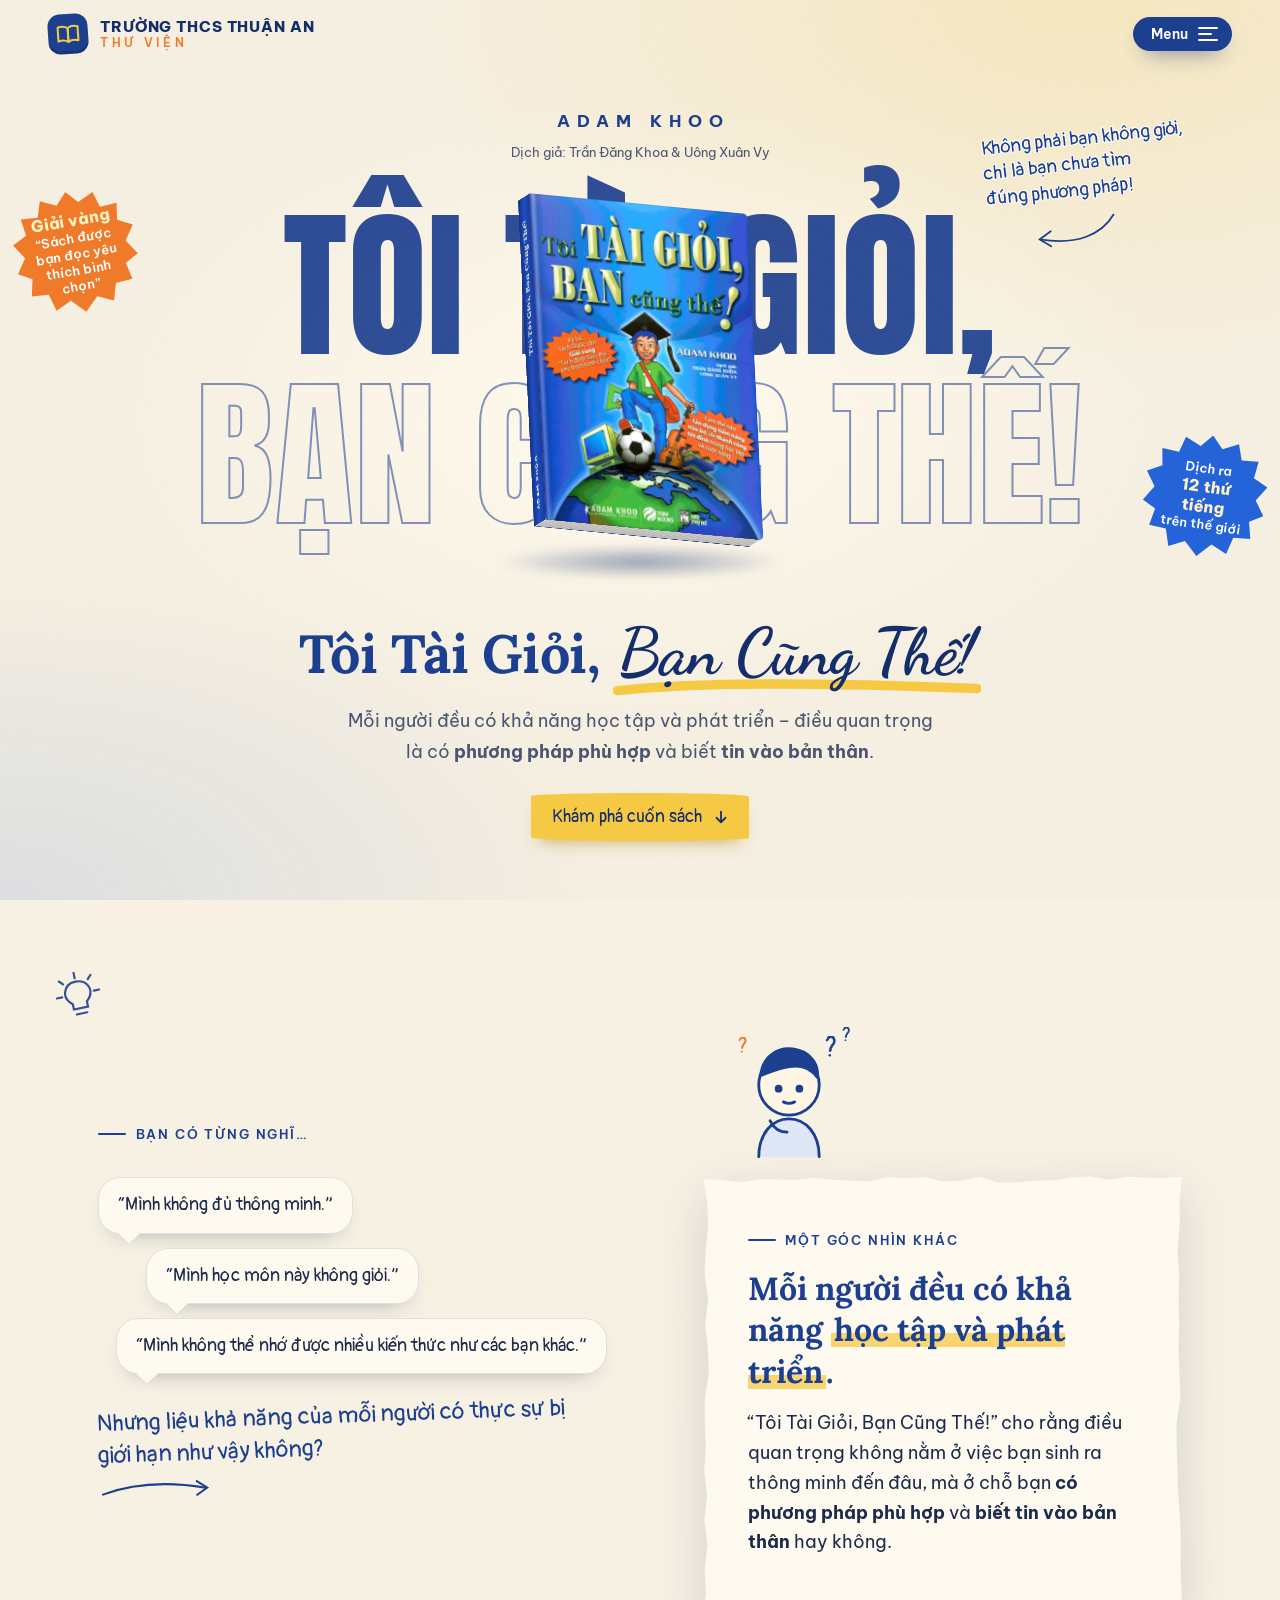
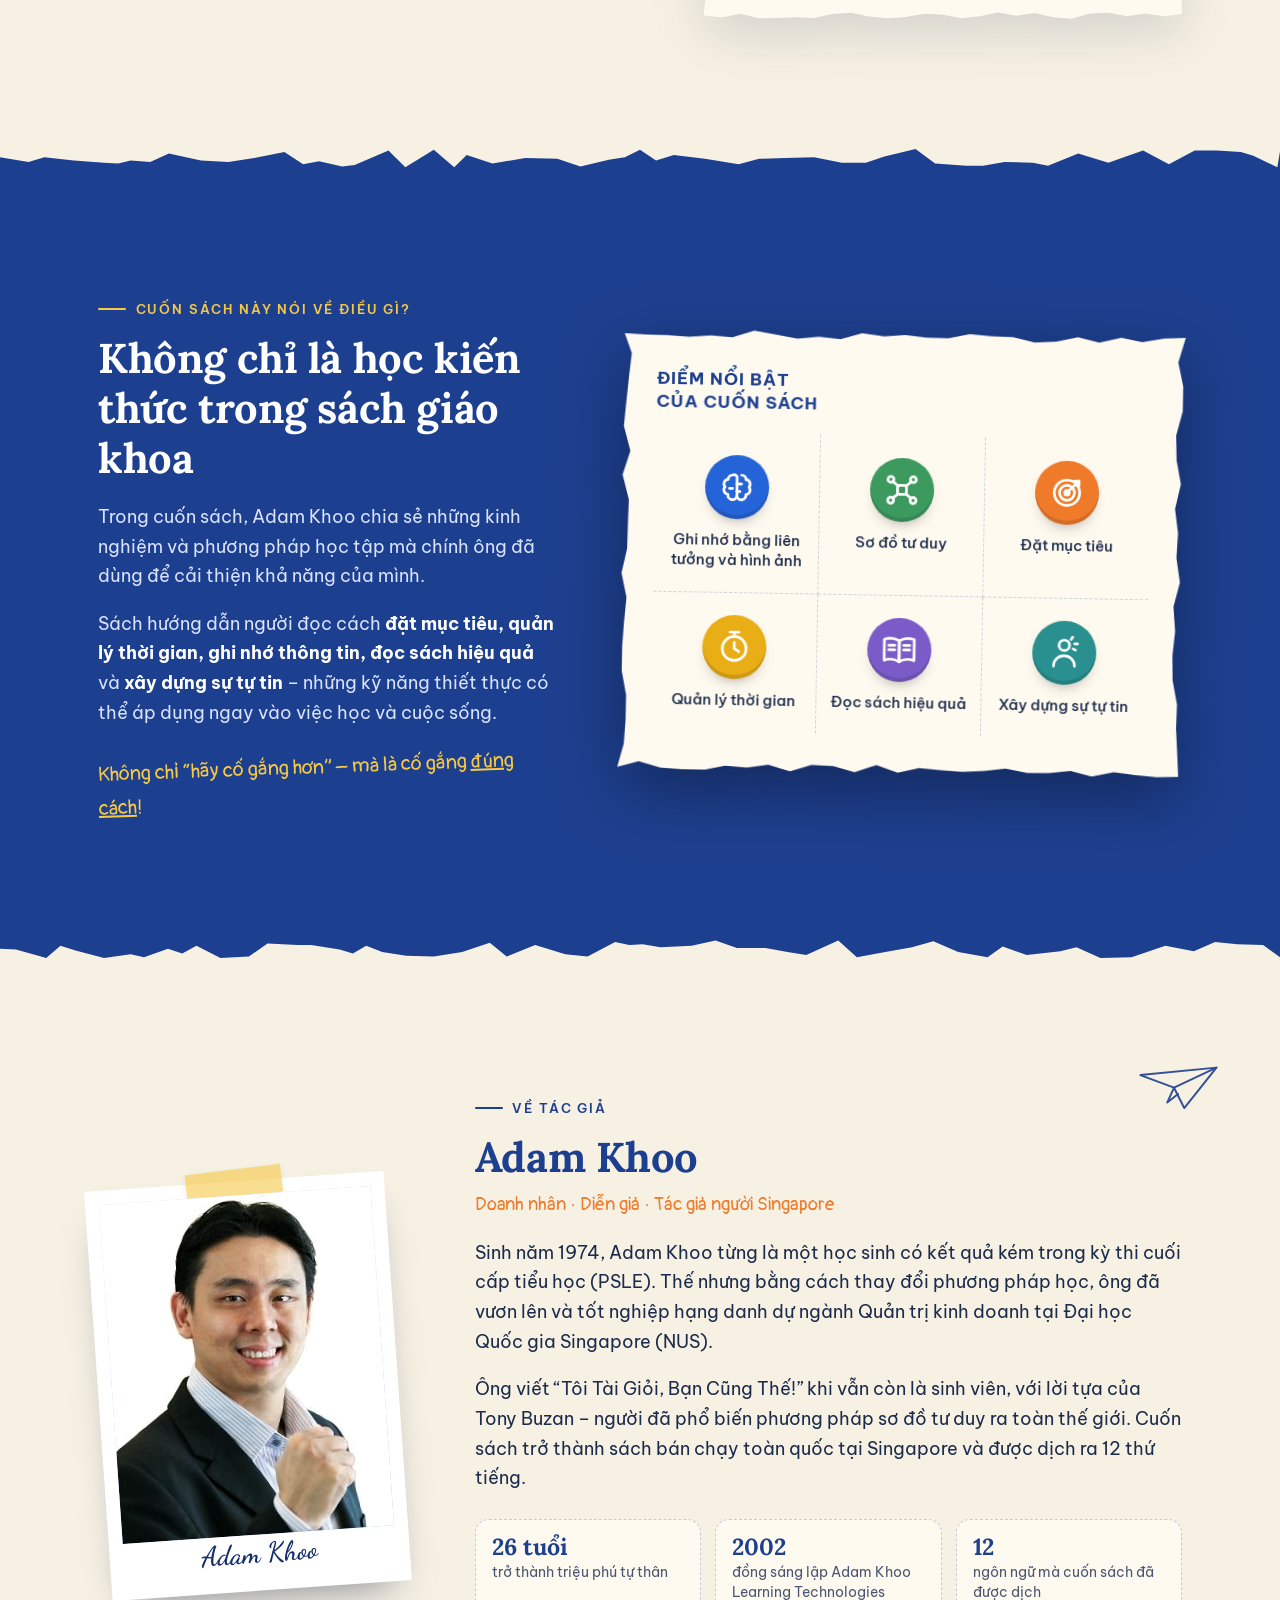
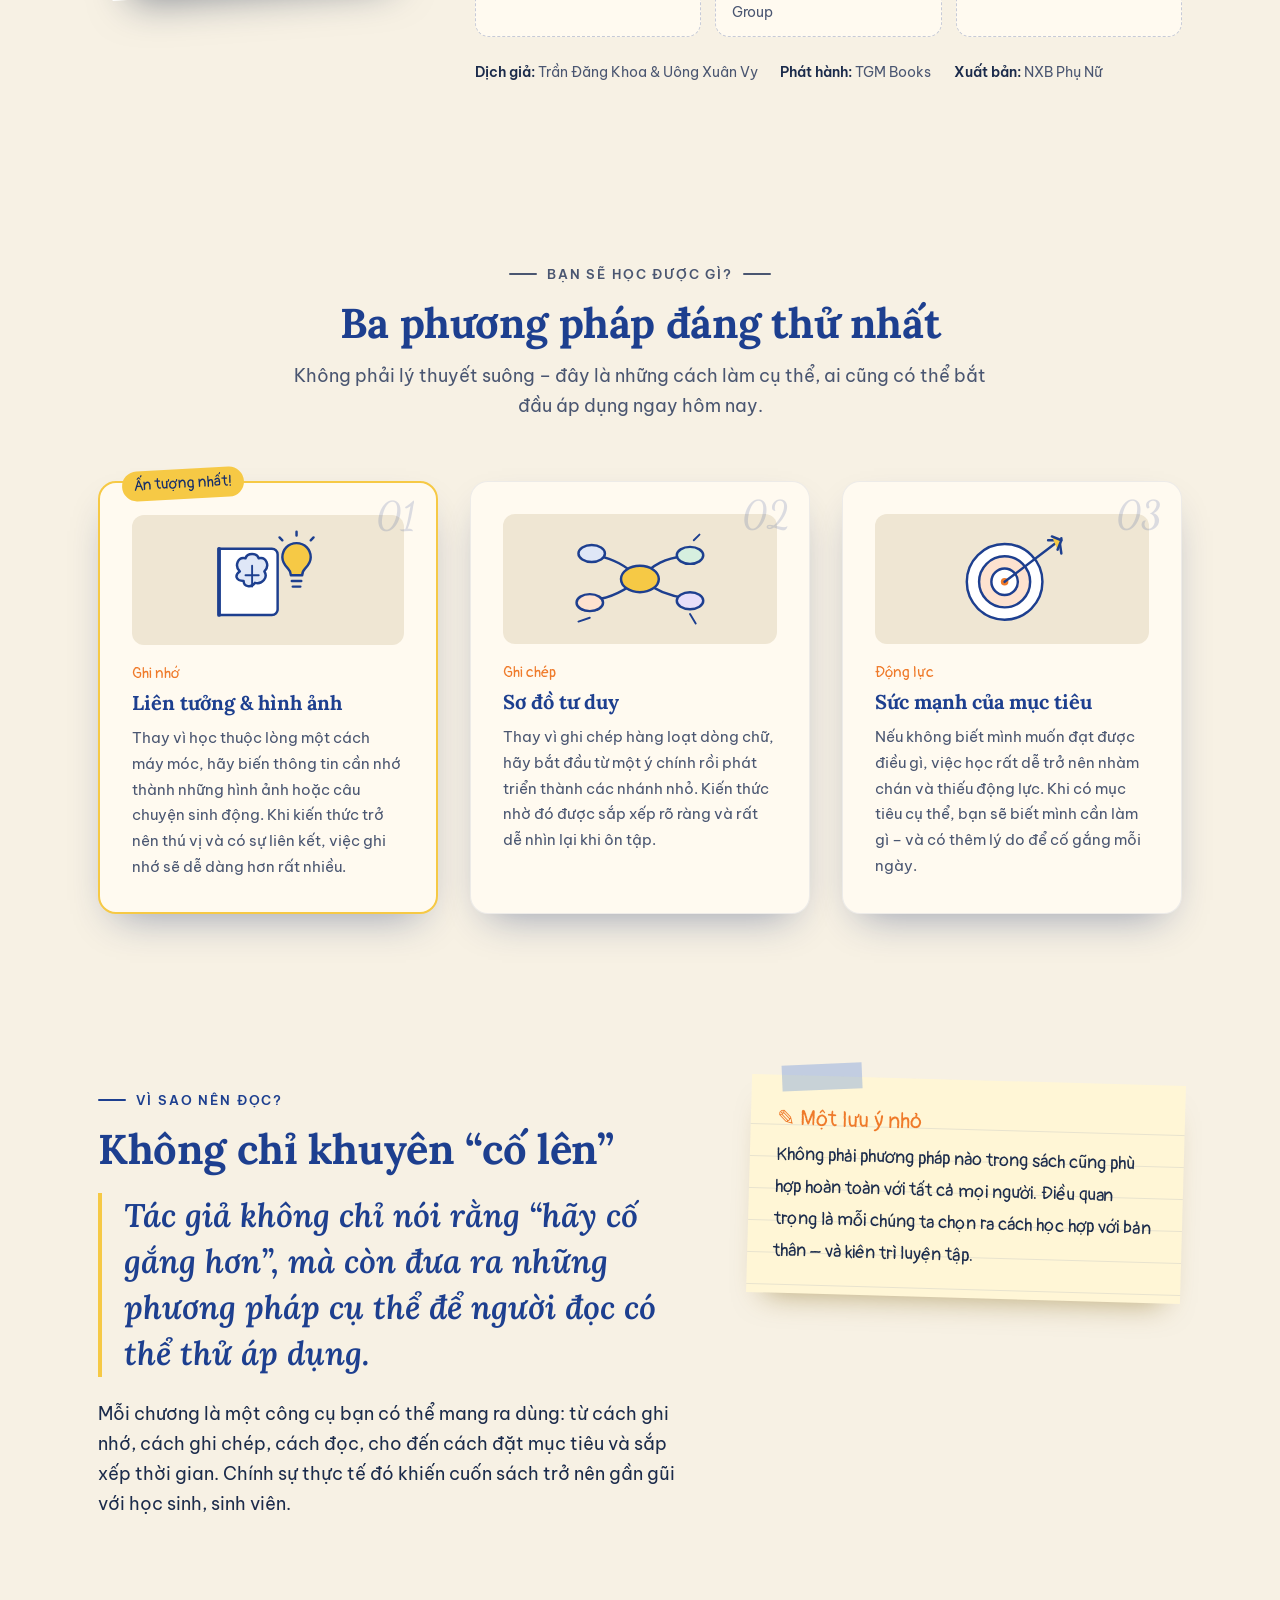
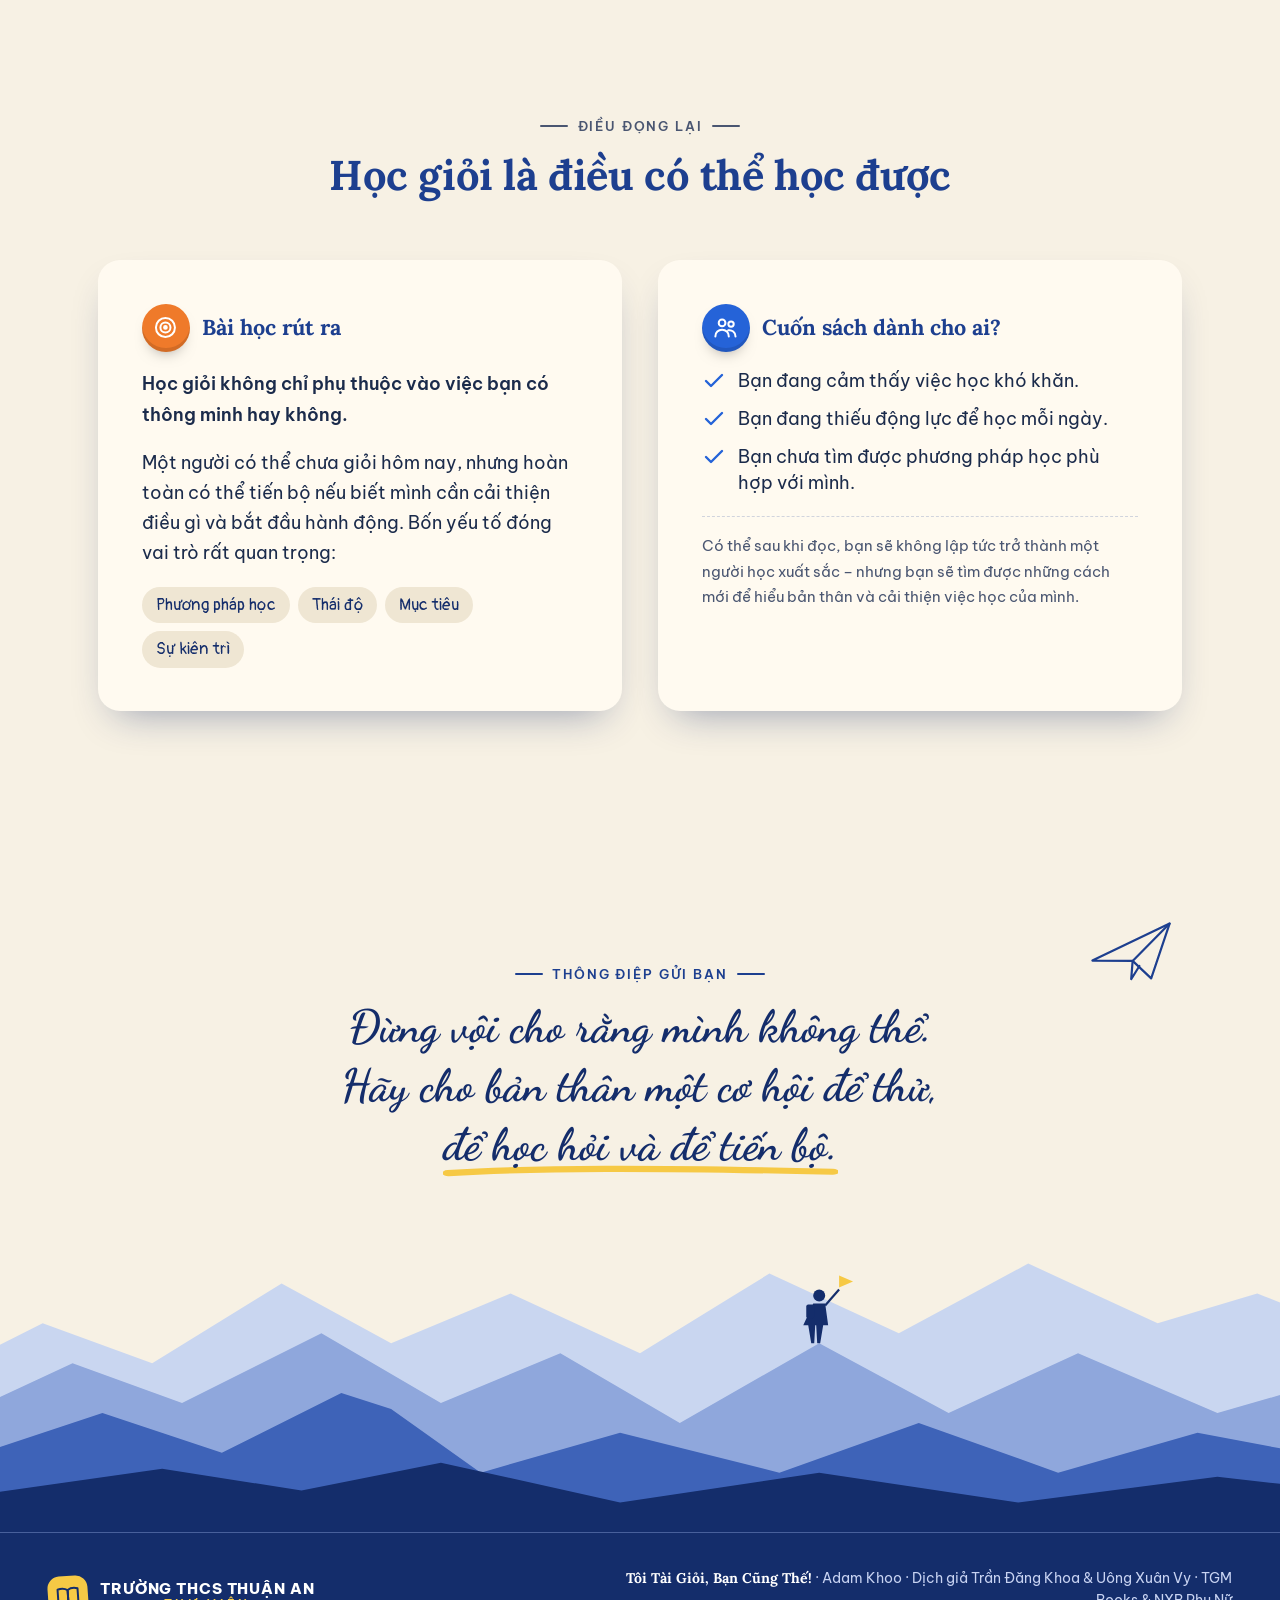
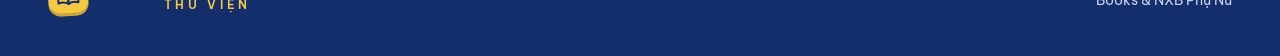
<file: toi-tai-gioi-ban-cung-the/index.html>
<!doctype html>
<html lang="vi">
<head>
  <meta charset="utf-8">
  <meta name="viewport" content="width=device-width, initial-scale=1">
  <title>Tôi Tài Giỏi, Bạn Cũng Thế! – Adam Khoo | Thư viện THCS Thuận An</title>
  <meta name="description" content="Giới thiệu cuốn sách “Tôi Tài Giỏi, Bạn Cũng Thế!” của Adam Khoo – những phương pháp học tập hiệu quả giúp bạn khám phá tiềm năng của chính mình.">
  <meta property="og:title" content="Tôi Tài Giỏi, Bạn Cũng Thế! – Adam Khoo | Thư viện THCS Thuận An">
  <meta property="og:description" content="Giới thiệu cuốn sách “Tôi Tài Giỏi, Bạn Cũng Thế!” của Adam Khoo – những phương pháp học tập hiệu quả giúp bạn khám phá tiềm năng của chính mình.">
  <meta property="og:image" content="../assets/books/toi-tai-gioi-ban-cung-the/toi_tai_gioi__ban_cung_the_tai_ban_2019_1_2020_10_05_16_40_02.jpg">
  <meta property="og:type" content="website">
  <meta name="theme-color" content="#1d3f8f">
  <link rel="icon" href="data:image/svg+xml,%3Csvg xmlns='http://www.w3.org/2000/svg' viewBox='0 0 64 64'%3E%3Crect x='10' y='6' width='44' height='52' rx='4' fill='%231d3f8f'/%3E%3Crect x='10' y='6' width='8' height='52' fill='%23163170'/%3E%3Cpath d='M26 26h20M26 34h14' stroke='%23f6c945' stroke-width='5' stroke-linecap='round'/%3E%3C/svg%3E">
  <link rel="stylesheet" href="../assets/css/style.css">
  <style>
    /* Tuỳ biến riêng của trang này */
    
    :root{--bgr:5.46;}
    .book .front{background-image:url("../assets/books/toi-tai-gioi-ban-cung-the/toi_tai_gioi__ban_cung_the_tai_ban_2019_1_2020_10_05_16_40_02.jpg")}
  </style>
</head>
<body>
  <div class="progress" aria-hidden="true"></div>
  <header class="site-header">
    <div class="wrap">
      <a class="brand" href="../index.html" aria-label="TRƯỜNG THCS THUẬN AN – THƯ VIỆN (trang chủ)"><span class="brand-mark"><svg viewBox="0 0 24 24" fill="none" stroke="currentColor" stroke-width="2" stroke-linecap="round" stroke-linejoin="round" aria-hidden="true"><path d="M2 5c3-1 7-1 10 1v14c-3-2-7-2-10-1z"/><path d="M22 5c-3-1-7-1-10 1v14c3-2 7-2 10-1z"/></svg></span><span class="brand-text"><b>TRƯỜNG THCS THUẬN AN</b><span>THƯ VIỆN</span></span></a>
      <button class="menu-btn" type="button" aria-expanded="false" aria-controls="site-menu">
        <span class="lbl">Menu</span><span class="burger" aria-hidden="true"><i></i><i></i><i></i></span>
      </button>
    </div>
  </header>
  <nav class="site-menu" id="site-menu" aria-label="Danh sách sách" aria-hidden="true">
    <div class="wrap">
      <div class="menu-intro">
        <span class="hand">Hôm nay em đọc gì?</span>
        <h2>Góc giới thiệu sách</h2>
        <p>Những cuốn sách hay đang chờ các em tại thư viện trường. Chọn một cuốn để xem giới thiệu nhé!</p>
        <a class="menu-home" href="../index.html"><svg viewBox="0 0 24 24" fill="none" stroke="currentColor" stroke-width="2.2" stroke-linecap="round" stroke-linejoin="round" aria-hidden="true"><path d="M3 11 12 4l9 7"/><path d="M5 10v10h14V10"/></svg> Trang chủ thư viện</a>
      </div>
      <ul class="menu-list">
          <li><a href="../toi-tai-gioi-ban-cung-the/index.html" aria-current="page">
            <span class="n">01</span>
            <img src="../assets/books/toi-tai-gioi-ban-cung-the/toi_tai_gioi__ban_cung_the_tai_ban_2019_1_2020_10_05_16_40_02.jpg" alt="" loading="lazy">
            <span class="t"><b>Tôi tài giỏi, bạn cũng thế!</b><small>Adam Khoo</small></span>
            <span class="go"><svg viewBox="0 0 24 24" fill="none" stroke="currentColor" stroke-width="2.2" stroke-linecap="round" stroke-linejoin="round" aria-hidden="true"><path d="M5 12h14M13 6l6 6-6 6"/></svg></span>
          </a></li>
          <li><a href="../bac-ho-kinh-yeu/index.html">
            <span class="n">02</span>
            <img src="../assets/books/bac-ho-kinh-yeu/bac-ho-kinh-yeu-tb-2023.jpg" alt="" loading="lazy">
            <span class="t"><b>Bác Hồ kính yêu</b><small>Nhiều tác giả · NXB Kim Đồng</small></span>
            <span class="go"><svg viewBox="0 0 24 24" fill="none" stroke="currentColor" stroke-width="2.2" stroke-linecap="round" stroke-linejoin="round" aria-hidden="true"><path d="M5 12h14M13 6l6 6-6 6"/></svg></span>
          </a></li>
          <li><a href="../tinh-yeu-cua-me/index.html">
            <span class="n">03</span>
            <img src="../assets/books/tinh-yeu-cua-me/anh-sach.jpg" alt="" loading="lazy">
            <span class="t"><b>Tình yêu bất tận của mẹ</b><small>Nguyễn Viên Như · NXB Văn học</small></span>
            <span class="go"><svg viewBox="0 0 24 24" fill="none" stroke="currentColor" stroke-width="2.2" stroke-linecap="round" stroke-linejoin="round" aria-hidden="true"><path d="M5 12h14M13 6l6 6-6 6"/></svg></span>
          </a></li>
          <li><a href="../giao-duc-bien-dao/index.html">
            <span class="n">04</span>
            <img src="../assets/books/giao-duc-bien-dao/giao-duc-bien-dao-thcs-2.jpg" alt="" loading="lazy">
            <span class="t"><b>Giáo dục về biển – đảo Việt Nam</b><small>Nguyễn Đức Vũ, Trần Thị Tuyết Mai</small></span>
            <span class="go"><svg viewBox="0 0 24 24" fill="none" stroke="currentColor" stroke-width="2.2" stroke-linecap="round" stroke-linejoin="round" aria-hidden="true"><path d="M5 12h14M13 6l6 6-6 6"/></svg></span>
          </a></li>
          <li><a href="../hoang-sa-truong-sa-khat-vong-hoa-binh/index.html">
            <span class="n">05</span>
            <img src="../assets/books/hoang-sa-truong-sa-khat-vong-hoa-binh/Hoang-Sa-Truong-Sa-Khat-vong-hoa-binh-web.jpg" alt="" loading="lazy">
            <span class="t"><b>Hoàng Sa, Trường Sa – Khát vọng hòa bình</b><small>Bùi Tất Tươm, Vũ Bá Hòa</small></span>
            <span class="go"><svg viewBox="0 0 24 24" fill="none" stroke="currentColor" stroke-width="2.2" stroke-linecap="round" stroke-linejoin="round" aria-hidden="true"><path d="M5 12h14M13 6l6 6-6 6"/></svg></span>
          </a></li>
          <li><a href="../lich-su-viet-nam-bang-tranh-nuoc-co-viet/index.html">
            <span class="n">06</span>
            <img src="../assets/books/lich-su-viet-nam-bang-tranh-nuoc-co-viet/nxbtre_full_03232017_102343.jpg" alt="" loading="lazy">
            <span class="t"><b>Lịch sử Việt Nam bằng tranh – Người cổ Việt Nam</b><small>Trần Bạch Đằng (chủ biên) · NXB Trẻ</small></span>
            <span class="go"><svg viewBox="0 0 24 24" fill="none" stroke="currentColor" stroke-width="2.2" stroke-linecap="round" stroke-linejoin="round" aria-hidden="true"><path d="M5 12h14M13 6l6 6-6 6"/></svg></span>
          </a></li>
      </ul>
    </div>
  </nav>
  <main>
    <!-- ======================================================
     1. HERO
     ====================================================== -->
    <section class="hero" id="top" aria-label="Giới thiệu">
      <div class="hero-inner">
        <div class="hero-top reveal in">
          <span class="hero-author">ADAM KHOO</span>
          <span class="hero-trans">Dịch giả: Trần Đăng Khoa &amp; Uông Xuân Vy</span>
        </div>

        <div class="hero-stage">
          <div class="bg-words" aria-hidden="true"><span>Tôi Tài Giỏi,</span><span>Bạn Cũng Thế!</span></div>

          <div class="book-scene" role="img" aria-label="Bìa sách Tôi Tài Giỏi, Bạn Cũng Thế!">
            <div class="book-float">
              <div class="book">
                <div class="face front"></div>
                <div class="face back"></div>
                <div class="face spine"><b>Tôi Tài Giỏi, Bạn Cũng Thế!</b><small>ADAM KHOO</small></div>
                <div class="face pages"></div>
                <div class="face top"></div>
                <div class="face bottom"></div>
              </div>
            </div>
            <div class="book-shadow"></div>
          </div>

          <div class="sticker s1" aria-hidden="true"><span><b>Giải vàng</b>“Sách được bạn đọc yêu thích bình
              chọn”</span></div>
          <div class="sticker s2" aria-hidden="true"><span>Dịch ra<b>12 thứ tiếng</b>trên thế giới</span></div>

          <div class="hero-note n1" aria-hidden="true">
            Không phải bạn không giỏi,<br>chỉ là bạn chưa tìm<br>đúng phương pháp!
            <svg viewBox="0 0 120 60" fill="none" stroke="currentColor" stroke-width="2.4" stroke-linecap="round">
              <path d="M110 6C96 34 64 50 16 46" />
              <path d="M28 34 14 46l16 8" />
            </svg>
          </div>
        </div>

        <div class="hero-bottom">
          <h1 class="reveal" data-d="1">Tôi Tài Giỏi, <span class="script">Bạn Cũng Thế!<svg viewBox="0 0 300 20"
                preserveAspectRatio="none" aria-hidden="true">
                <path d="M4 12C70 4 160 4 296 10" stroke="currentColor" stroke-width="9" stroke-linecap="round"
                  fill="none" />
              </svg></span></h1>
          <p class="lead reveal" data-d="2">Mỗi người đều có khả năng học tập và phát triển – điều quan trọng là có
            <strong>phương pháp phù hợp</strong> và biết <strong>tin vào bản thân</strong>.</p>
          <a href="#nghi" class="scroll-cue reveal" data-d="3">Khám phá cuốn sách
            <svg viewBox="0 0 24 24" fill="none" stroke="currentColor" stroke-width="2.4" stroke-linecap="round"
              stroke-linejoin="round">
              <path d="M12 5v14M6 13l6 6 6-6" />
            </svg></a>
        </div>
      </div>
    </section>

    <!-- ======================================================
     2. BẠN CÓ TỪNG NGHĨ
     ====================================================== -->
    <section class="section" id="nghi" aria-labelledby="nghi-h">
      <div class="doodle" style="left:4%;top:8%;width:54px;transform:rotate(-12deg)" aria-hidden="true">
        <svg viewBox="0 0 60 60" fill="none" stroke="currentColor" stroke-width="2.4" stroke-linecap="round">
          <path d="M30 6v6M12 12l4 4M48 12l-4 4M6 30h6M48 30h6" />
          <path d="M22 40c-5-4-7-9-6-14 2-7 8-10 14-10s12 3 14 10c1 5-1 10-6 14v6H22z" />
          <path d="M24 52h12" />
        </svg>
      </div>
      <div class="wrap think-grid">
        <div>
          <p class="eyebrow reveal">Bạn có từng nghĩ…</p>
          <h2 id="nghi-h" class="sr-only">Bạn có từng nghĩ</h2>
          <div class="bubbles">
            <div class="bubble reveal" data-d="1">“Mình không đủ thông minh.”</div>
            <div class="bubble reveal" data-d="2">“Mình học môn này không giỏi.”</div>
            <div class="bubble reveal" data-d="3">“Mình không thể nhớ được nhiều kiến thức như các bạn khác.”</div>
          </div>
          <p class="think-q reveal" data-d="4">Nhưng liệu khả năng của mỗi người có thực sự bị giới hạn như vậy không?
            <svg viewBox="0 0 140 30" fill="none" stroke="currentColor" stroke-width="2.4" stroke-linecap="round">
              <path d="M4 18c30-10 70-14 120-4" />
              <path d="M114 6l12 8-12 8" />
            </svg>
          </p>
        </div>

        <div class="reveal" data-d="2">
          <svg class="thinker" viewBox="0 0 180 170" fill="none" stroke="var(--blue)" stroke-width="3"
            stroke-linecap="round" stroke-linejoin="round" aria-hidden="true">
            <path d="M58 150c0-24 14-40 32-40s32 16 32 40" fill="#dfe7f7" />
            <circle cx="90" cy="74" r="32" fill="#fff6e6" />
            <path d="M60 64c2-20 18-30 34-28 16 2 28 14 26 30-6-8-14-12-22-12-12 0-22 4-38 10z" fill="var(--blue)" />
            <circle cx="79" cy="78" r="2.6" fill="var(--blue)" />
            <circle cx="101" cy="78" r="2.6" fill="var(--blue)" />
            <path d="M84 92c4 2 8 2 12 0" />
            <path d="M70 112c4 8 10 12 18 12" />
            <text x="128" y="44" font-family="Pangolin, cursive" font-size="30" fill="var(--blue)"
              stroke="none">?</text>
            <text x="146" y="28" font-family="Pangolin, cursive" font-size="22" fill="var(--blue)"
              stroke="none">?</text>
            <text x="36" y="40" font-family="Pangolin, cursive" font-size="24" fill="var(--orange)"
              stroke="none">?</text>
          </svg>
          <div class="answer-wrap">
            <div class="answer">
              <p class="eyebrow">Một góc nhìn khác</p>
              <p class="big">Mỗi người đều có khả năng <span class="mark">học tập và phát triển</span>.</p>
              <p>“Tôi Tài Giỏi, Bạn Cũng Thế!” cho rằng điều quan trọng không nằm ở việc bạn sinh ra thông minh đến đâu,
                mà ở chỗ bạn <strong>có phương pháp phù hợp</strong> và <strong>biết tin vào bản thân</strong> hay
                không.</p>
            </div>
          </div>
        </div>
      </div>
    </section>

    <!-- ======================================================
     3. VỀ CUỐN SÁCH + ĐIỂM NỔI BẬT (blue band)
     ====================================================== -->
    <section class="band section" id="noi-dung" aria-labelledby="noidung-h">
      <svg class="tear t" viewBox="0 0 1440 40" preserveAspectRatio="none" aria-hidden="true">
        <path
          d="M0 40 L0 17 L32 23 L50 17 L83 21 L117 24 L133 25 L147 21 L169 23 L190 12 L226 21 L257 23 L286 18 L320 10 L341 26 L359 22 L385 29 L399 27 L437 8 L456 30 L488 7 L511 30 L525 14 L554 25 L591 18 L627 19 L653 29 L685 20 L703 17 L720 7 L738 21 L758 14 L793 19 L831 26 L854 19 L884 18 L916 17 L947 24 L974 24 L995 16 L1030 6 L1052 25 L1087 28 L1106 28 L1130 23 L1162 24 L1179 28 L1213 12 L1247 24 L1269 15 L1286 8 L1315 26 L1344 8 L1369 8 L1396 10 L1410 15 L1437 30 L1440 9 L1440 40Z"
          fill="currentColor" />
      </svg>
      <div class="wrap about-grid">
        <div class="about-text">
          <p class="eyebrow reveal">Cuốn sách này nói về điều gì?</p>
          <h2 id="noidung-h" class="h-serif reveal" data-d="1">Không chỉ là học kiến thức trong sách giáo khoa</h2>
          <p class="reveal" data-d="2" style="margin-top:1.2rem">Trong cuốn sách, Adam Khoo chia sẻ những kinh nghiệm và
            phương pháp học tập mà chính ông đã dùng để cải thiện khả năng của mình.</p>
          <p class="reveal" data-d="3">Sách hướng dẫn người đọc cách <strong>đặt mục tiêu, quản lý thời gian, ghi nhớ
              thông tin, đọc sách hiệu quả</strong> và <strong>xây dựng sự tự tin</strong> – những kỹ năng thiết thực có
            thể áp dụng ngay vào việc học và cuộc sống.</p>
          <span class="hand reveal" data-d="4">Không chỉ “hãy cố gắng hơn” – mà là cố gắng <u>đúng cách</u>!</span>
        </div>

        <div class="skills-wrap reveal" data-d="2">
          <div class="skills-card">
            <h3>Điểm nổi bật<br>của cuốn sách</h3>
            <ul class="skills">
              <li><span class="ic c-blue"><svg viewBox="0 0 24 24" fill="none" stroke="currentColor" stroke-width="1.8"
                    stroke-linecap="round" stroke-linejoin="round">
                    <path d="M9 4a3 3 0 0 0-3 3 3 3 0 0 0-2 5 3 3 0 0 0 2 5 3 3 0 0 0 6 1V6a2 2 0 0 0-3-2z" />
                    <path d="M15 4a3 3 0 0 1 3 3 3 3 0 0 1 2 5 3 3 0 0 1-2 5 3 3 0 0 1-6 1" />
                    <path d="M12 10h3M9 13H7M12 15h2" />
                  </svg></span>Ghi nhớ bằng liên tưởng và hình ảnh</li>
              <li><span class="ic c-green"><svg viewBox="0 0 24 24" fill="none" stroke="currentColor" stroke-width="1.8"
                    stroke-linecap="round" stroke-linejoin="round">
                    <rect x="9" y="9" width="6" height="6" rx="1.5" />
                    <circle cx="4.5" cy="5" r="2" />
                    <circle cx="19.5" cy="5" r="2" />
                    <circle cx="4.5" cy="19" r="2" />
                    <circle cx="19.5" cy="19" r="2" />
                    <path d="M6 6.5 9.5 9.5M18 6.5l-3.5 3M6 17.5l3.5-3M18 17.5l-3.5-3" />
                  </svg></span>Sơ đồ tư duy</li>
              <li><span class="ic c-orange"><svg viewBox="0 0 24 24" fill="none" stroke="currentColor"
                    stroke-width="1.8" stroke-linecap="round" stroke-linejoin="round">
                    <circle cx="12" cy="12" r="8.5" />
                    <circle cx="12" cy="12" r="5" />
                    <circle cx="12" cy="12" r="1.5" fill="currentColor" />
                    <path d="M12 12 20 4M17 4h3v3" />
                  </svg></span>Đặt mục tiêu</li>
              <li><span class="ic c-yellow"><svg viewBox="0 0 24 24" fill="none" stroke="currentColor"
                    stroke-width="1.8" stroke-linecap="round" stroke-linejoin="round">
                    <circle cx="12" cy="13" r="8" />
                    <path d="M12 9v4l3 2M9 2h6M12 2v3" />
                  </svg></span>Quản lý thời gian</li>
              <li><span class="ic c-purple"><svg viewBox="0 0 24 24" fill="none" stroke="currentColor"
                    stroke-width="1.8" stroke-linecap="round" stroke-linejoin="round">
                    <path d="M2 5c3-1 7-1 10 1v14c-3-2-7-2-10-1z" />
                    <path d="M22 5c-3-1-7-1-10 1v14c3-2 7-2 10-1z" />
                    <path d="M5 9h4M5 12h4M15 9h4M15 12h4" />
                  </svg></span>Đọc sách hiệu quả</li>
              <li><span class="ic c-teal"><svg viewBox="0 0 24 24" fill="none" stroke="currentColor" stroke-width="1.8"
                    stroke-linecap="round" stroke-linejoin="round">
                    <circle cx="12" cy="7" r="3.5" />
                    <path d="M5 21c0-4 3-7 7-7s7 3 7 7" />
                    <path d="m16.5 3 1-1.5M19 6h1.8M18 9.3l1.5.8" />
                  </svg></span>Xây dựng sự tự tin</li>
            </ul>
          </div>
        </div>
      </div>
      <svg class="tear b" viewBox="0 0 1440 40" preserveAspectRatio="none" aria-hidden="true">
        <path
          d="M0 40 L0 19 L18 18 L52 7 L68 23 L85 17 L117 7 L147 12 L162 8 L189 19 L205 13 L221 23 L248 7 L280 9 L301 26 L335 24 L350 24 L382 18 L397 13 L412 23 L430 15 L457 10 L488 9 L520 15 L551 27 L570 9 L602 24 L636 12 L661 9 L692 28 L708 24 L723 25 L743 21 L778 23 L805 30 L829 20 L861 20 L886 15 L907 11 L943 30 L964 8 L996 15 L1026 21 L1050 29 L1078 15 L1111 8 L1128 22 L1155 11 L1193 16 L1211 21 L1238 7 L1273 8 L1311 23 L1343 16 L1367 28 L1392 25 L1421 24 L1440 8 L1440 40Z"
          fill="currentColor" />
      </svg>
    </section>

    <!-- ======================================================
     4. TÁC GIẢ
     ====================================================== -->
    <section class="section" id="tac-gia" aria-labelledby="tacgia-h">
      <div class="doodle" style="right:5%;top:10%;width:80px;transform:rotate(12deg)" aria-hidden="true">
        <svg viewBox="0 0 90 60" fill="none" stroke="currentColor" stroke-width="2.2" stroke-linejoin="round"
          stroke-linecap="round">
          <path d="M4 30 86 4 60 56 44 36z" />
          <path d="M86 4 44 36l-4 18 10-12" />
        </svg>
      </div>
      <div class="wrap author-grid">
        <figure class="polaroid reveal" style="margin:0">
          <span class="tape" aria-hidden="true"></span>
          <div class="photo">
            <div class="mono" aria-hidden="true">AK<small>Adam Khoo</small></div>
            <!-- Ảnh tác giả: ../assets/books/toi-tai-gioi-ban-cung-the/Adam-Khoo.webp (nếu lỗi sẽ hiện chữ "AK") -->
            <img src="../assets/books/toi-tai-gioi-ban-cung-the/Adam-Khoo.webp" alt="Chân dung tác giả Adam Khoo" onerror="this.remove()">
          </div>
          <figcaption>Adam Khoo</figcaption>
        </figure>

        <div class="author-text">
          <p class="eyebrow reveal">Về tác giả</p>
          <h2 id="tacgia-h" class="h-serif reveal" data-d="1">Adam Khoo</h2>
          <p class="author-role reveal" data-d="1">Doanh nhân · Diễn giả · Tác giả người Singapore</p>
          <p class="reveal" data-d="2">Sinh năm 1974, Adam Khoo từng là một học sinh có kết quả kém trong kỳ thi cuối
            cấp tiểu học (PSLE). Thế nhưng bằng cách thay đổi phương pháp học, ông đã vươn lên và tốt nghiệp hạng danh
            dự ngành Quản trị kinh doanh tại Đại học Quốc gia Singapore (NUS).</p>
          <p class="reveal" data-d="3">Ông viết “Tôi Tài Giỏi, Bạn Cũng Thế!” khi vẫn còn là sinh viên, với lời tựa của
            Tony Buzan – người đã phổ biến phương pháp sơ đồ tư duy ra toàn thế giới. Cuốn sách trở thành sách bán chạy
            toàn quốc tại Singapore và được dịch ra 12 thứ tiếng.</p>
          <ul class="facts">
            <li class="reveal" data-d="2"><b>26 tuổi</b>trở thành triệu phú tự thân</li>
            <li class="reveal" data-d="3"><b>2002</b>đồng sáng lập Adam Khoo Learning Technologies Group</li>
            <li class="reveal" data-d="4"><b>12</b>ngôn ngữ mà cuốn sách đã được dịch</li>
          </ul>
          <div class="book-meta reveal" data-d="4">
            <span><b>Dịch giả:</b> Trần Đăng Khoa &amp; Uông Xuân Vy</span>
            <span><b>Phát hành:</b> TGM Books</span>
            <span><b>Xuất bản:</b> NXB Phụ Nữ</span>
          </div>
        </div>
      </div>
    </section>

    <!-- ======================================================
     5. NHỮNG NỘI DUNG ẤN TƯỢNG
     ====================================================== -->
    <section class="section" id="an-tuong" aria-labelledby="antuong-h"
      style="padding-top:clamp(24px,4vw,60px)">
      <div class="wrap">
        <div class="sec-head">
          <p class="eyebrow reveal">Bạn sẽ học được gì?</p>
          <h2 id="antuong-h" class="h-serif reveal" data-d="1">Ba phương pháp đáng thử nhất</h2>
          <p class="reveal" data-d="2">Không phải lý thuyết suông – đây là những cách làm cụ thể, ai cũng có thể bắt đầu
            áp dụng ngay hôm nay.</p>
        </div>
        <div class="cards">
          <article class="card star reveal" data-d="1">
            <span class="num">01</span>
            <div class="art" aria-hidden="true">
              <svg viewBox="0 0 140 110" fill="none" stroke="currentColor" stroke-width="2.6" stroke-linecap="round"
                stroke-linejoin="round">
                <path d="M18 22h56a6 6 0 0 1 6 6v58a6 6 0 0 1-6 6H18z" fill="#fff" />
                <path d="M18 22v70" stroke-width="4" />
                <path d="M40 46c-6-6-2-16 6-14 2-6 12-6 14 0 8-2 12 8 6 14 4 6-2 14-10 12-4 6-12 4-12-2-8 0-10-6-4-10z"
                  fill="#dfe7f7" />
                <path d="M53 40v22M46 50h14" stroke-width="2" />
                <path d="M100 16c-9 0-15 7-15 15 0 6 3 9 6 12 2 2 3 4 3 7h12c0-3 1-5 3-7 3-3 6-6 6-12 0-8-6-15-15-15z"
                  fill="var(--yellow)" />
                <path d="M95 56h10M96 62h8M100 4v4M118 10l-3 3M82 10l3 3" />
              </svg>
            </div>
            <span class="tag">Ghi nhớ</span>
            <h3>Liên tưởng &amp; hình ảnh</h3>
            <p>Thay vì học thuộc lòng một cách máy móc, hãy biến thông tin cần nhớ thành những hình ảnh hoặc câu chuyện
              sinh động. Khi kiến thức trở nên thú vị và có sự liên kết, việc ghi nhớ sẽ dễ dàng hơn rất nhiều.</p>
          </article>

          <article class="card reveal" data-d="2">
            <span class="num">02</span>
            <div class="art" aria-hidden="true">
              <svg viewBox="0 0 150 110" fill="none" stroke="currentColor" stroke-width="2.6" stroke-linecap="round"
                stroke-linejoin="round">
                <path
                  d="M75 55C60 40 46 34 30 30M75 55c14-16 28-22 46-24M75 55c-16 12-30 20-48 22M75 55c16 12 30 18 48 20" />
                <ellipse cx="75" cy="55" rx="20" ry="14" fill="var(--yellow)" />
                <ellipse cx="24" cy="28" rx="14" ry="9" fill="#dfe7f7" />
                <ellipse cx="128" cy="30" rx="14" ry="9" fill="#d6efdf" />
                <ellipse cx="22" cy="80" rx="14" ry="9" fill="#fde2cf" />
                <ellipse cx="128" cy="78" rx="14" ry="9" fill="#e7defa" />
                <path d="M10 100l12-4M138 8l-6 6M128 92l6 10" stroke-width="2" />
              </svg>
            </div>
            <span class="tag">Ghi chép</span>
            <h3>Sơ đồ tư duy</h3>
            <p>Thay vì ghi chép hàng loạt dòng chữ, hãy bắt đầu từ một ý chính rồi phát triển thành các nhánh nhỏ. Kiến
              thức nhờ đó được sắp xếp rõ ràng và rất dễ nhìn lại khi ôn tập.</p>
          </article>

          <article class="card reveal" data-d="3">
            <span class="num">03</span>
            <div class="art" aria-hidden="true">
              <svg viewBox="0 0 140 110" fill="none" stroke="currentColor" stroke-width="2.6" stroke-linecap="round"
                stroke-linejoin="round">
                <circle cx="62" cy="58" r="40" fill="#fff" />
                <circle cx="62" cy="58" r="27" fill="#fde2cf" />
                <circle cx="62" cy="58" r="14" fill="#fff" />
                <circle cx="62" cy="58" r="4" fill="var(--orange)" stroke="none" />
                <path d="M62 58 120 14" />
                <path d="M108 14h14v-2M120 14l2 14" stroke-width="2.6" />
                <path d="M112 10l10 4-4 10" fill="var(--yellow)" />
              </svg>
            </div>
            <span class="tag">Động lực</span>
            <h3>Sức mạnh của mục tiêu</h3>
            <p>Nếu không biết mình muốn đạt được điều gì, việc học rất dễ trở nên nhàm chán và thiếu động lực. Khi có
              mục tiêu cụ thể, bạn sẽ biết mình cần làm gì – và có thêm lý do để cố gắng mỗi ngày.</p>
          </article>
        </div>
      </div>
    </section>

    <!-- ======================================================
     6. GÓC NHÌN
     ====================================================== -->
    <section class="section" id="goc-nhin" aria-labelledby="gocnhin-h"
      style="padding-top:clamp(24px,4vw,60px)">
      <div class="wrap persp">
        <div>
          <p class="eyebrow reveal">Vì sao nên đọc?</p>
          <h2 id="gocnhin-h" class="h-serif reveal" data-d="1">Không chỉ khuyên “cố lên”</h2>
          <p class="quote-big reveal" data-d="2">Tác giả không chỉ nói rằng “hãy cố gắng hơn”, mà còn đưa ra những
            phương pháp cụ thể để người đọc có thể thử áp dụng.</p>
          <p class="reveal" data-d="3">Mỗi chương là một công cụ bạn có thể mang ra dùng: từ cách ghi nhớ, cách ghi
            chép, cách đọc, cho đến cách đặt mục tiêu và sắp xếp thời gian. Chính sự thực tế đó khiến cuốn sách trở nên
            gần gũi với học sinh, sinh viên.</p>
        </div>
        <aside class="note-card reveal" data-d="2">
          <h3>✎ Một lưu ý nhỏ</h3>
          <p>Không phải phương pháp nào trong sách cũng phù hợp hoàn toàn với tất cả mọi người. Điều quan trọng là mỗi
            chúng ta chọn ra cách học hợp với bản thân – và kiên trì luyện tập.</p>
        </aside>
      </div>
    </section>

    <!-- ======================================================
     7. BÀI HỌC + DÀNH CHO AI
     ====================================================== -->
    <section class="section" id="bai-hoc" aria-labelledby="baihoc-h"
      style="padding-top:clamp(24px,4vw,60px)">
      <div class="wrap">
        <div class="sec-head">
          <p class="eyebrow reveal">Điều đọng lại</p>
          <h2 id="baihoc-h" class="h-serif reveal" data-d="1">Học giỏi là điều có thể học được</h2>
        </div>
        <div class="lesson-grid">
          <article class="panel reveal" data-d="1">
            <div class="hd"><span class="ic c-orange"><svg viewBox="0 0 24 24" fill="none" stroke="currentColor"
                  stroke-width="1.8" stroke-linecap="round" stroke-linejoin="round">
                  <circle cx="12" cy="12" r="8.5" />
                  <circle cx="12" cy="12" r="4.5" />
                  <circle cx="12" cy="12" r="1.2" fill="currentColor" />
                </svg></span>
              <h3>Bài học rút ra</h3>
            </div>
            <p class="strong">Học giỏi không chỉ phụ thuộc vào việc bạn có thông minh hay không.</p>
            <p>Một người có thể chưa giỏi hôm nay, nhưng hoàn toàn có thể tiến bộ nếu biết mình cần cải thiện điều gì và
              bắt đầu hành động. Bốn yếu tố đóng vai trò rất quan trọng:</p>
            <ul class="pillars">
              <li>Phương pháp học</li>
              <li>Thái độ</li>
              <li>Mục tiêu</li>
              <li>Sự kiên trì</li>
            </ul>
          </article>

          <article class="panel reveal" data-d="2">
            <div class="hd"><span class="ic c-blue"><svg viewBox="0 0 24 24" fill="none" stroke="currentColor"
                  stroke-width="1.8" stroke-linecap="round" stroke-linejoin="round">
                  <circle cx="9" cy="8" r="3" />
                  <circle cx="17" cy="9" r="2.4" />
                  <path d="M3 20c0-3.5 2.7-6 6-6s6 2.5 6 6M14.5 14.6c3.2-.6 6.5 1.6 6.5 5.4" />
                </svg></span>
              <h3>Cuốn sách dành cho ai?</h3>
            </div>
            <ul class="checks">
              <li><svg viewBox="0 0 24 24" fill="none" stroke="currentColor" stroke-width="2.4" stroke-linecap="round"
                  stroke-linejoin="round">
                  <path d="m4 12 5 5L20 6" />
                </svg>Bạn đang cảm thấy việc học khó khăn.</li>
              <li><svg viewBox="0 0 24 24" fill="none" stroke="currentColor" stroke-width="2.4" stroke-linecap="round"
                  stroke-linejoin="round">
                  <path d="m4 12 5 5L20 6" />
                </svg>Bạn đang thiếu động lực để học mỗi ngày.</li>
              <li><svg viewBox="0 0 24 24" fill="none" stroke="currentColor" stroke-width="2.4" stroke-linecap="round"
                  stroke-linejoin="round">
                  <path d="m4 12 5 5L20 6" />
                </svg>Bạn chưa tìm được phương pháp học phù hợp với mình.</li>
            </ul>
            <p class="foot">Có thể sau khi đọc, bạn sẽ không lập tức trở thành một người học xuất sắc – nhưng bạn sẽ tìm
              được những cách mới để hiểu bản thân và cải thiện việc học của mình.</p>
          </article>
        </div>
      </div>
    </section>

    <!-- ======================================================
     8. THÔNG ĐIỆP
     ====================================================== -->
    <section class="final" id="thong-diep" aria-labelledby="final-h">
      <svg class="plane" viewBox="0 0 90 60" fill="none" stroke="currentColor" stroke-width="2.2"
        stroke-linejoin="round" stroke-linecap="round" aria-hidden="true">
        <path d="M4 30 86 4 60 56 44 36z" />
        <path d="M86 4 44 36l-4 18 10-12" />
      </svg>
      <div class="msg">
        <p class="eyebrow reveal" id="final-h">Thông điệp gửi bạn</p>
        <blockquote class="reveal" data-d="1">
          Đừng vội cho rằng mình không thể.<br>
          Hãy cho bản thân một cơ hội để thử,<br>
          <span class="u">để học hỏi và để tiến bộ.<svg viewBox="0 0 300 20" preserveAspectRatio="none"
              aria-hidden="true">
              <path d="M4 12C70 4 160 4 296 10" stroke="currentColor" stroke-width="9" stroke-linecap="round"
                fill="none" />
            </svg></span>
        </blockquote>
      </div>
      <div class="mountains" aria-hidden="true">
        <svg viewBox="0 0 1440 360" preserveAspectRatio="xMidYMax slice">
          <path
            d="M0 210 120 150 230 190 360 110 470 170 590 120 720 180 850 100 980 160 1110 90 1240 150 1340 120 1440 160V360H0z"
            fill="var(--tint-3)" />
          <path
            d="M0 260 150 190 260 230 400 160 520 230 640 180 760 250 900 170 1030 240 1160 180 1300 240 1440 200V360H0z"
            fill="var(--tint-4)" />
          <path
            d="M0 300 180 240 300 280 420 220 470 236 560 300 700 260 860 300 1000 250 1140 300 1280 260 1440 290V360H0z"
            fill="var(--tint-5)" />
          <path d="M0 330 240 296 380 318 520 290 700 330 900 300 1100 330 1300 304 1440 320V360H0z"
            fill="var(--blue-deep)" />
          <!-- hiker on peak -->
          <g transform="translate(900 122)" fill="var(--blue-deep)">
            <circle cx="0" cy="0" r="6" />
            <path d="M-6 8h12l3 22h-5l-3 18h-3l-1-18h-1l-1 18h-3l-3-18h-5z" />
            <rect x="-13" y="9" width="8" height="14" rx="2" />
            <path d="M6 10 20 -6" stroke="var(--blue-deep)" stroke-width="2.2" />
            <path d="M20 -6 20 -20 34 -14 20 -8z" fill="var(--yellow)" />
          </g>
        </svg>
      </div>
    </section>
  </main>
  <footer class="site-footer">
    <div class="wrap">
      <a class="brand" href="../index.html" aria-label="TRƯỜNG THCS THUẬN AN – THƯ VIỆN (trang chủ)"><span class="brand-mark"><svg viewBox="0 0 24 24" fill="none" stroke="currentColor" stroke-width="2" stroke-linecap="round" stroke-linejoin="round" aria-hidden="true"><path d="M2 5c3-1 7-1 10 1v14c-3-2-7-2-10-1z"/><path d="M22 5c-3-1-7-1-10 1v14c3-2 7-2 10-1z"/></svg></span><span class="brand-text"><b>TRƯỜNG THCS THUẬN AN</b><span>THƯ VIỆN</span></span></a>
      <p class="credit"><b>Tôi Tài Giỏi, Bạn Cũng Thế!</b> · Adam Khoo · Dịch giả Trần Đăng Khoa &amp; Uông Xuân Vy · TGM Books &amp; NXB Phụ Nữ</p>
    </div>
  </footer>
  <script src="../assets/js/main.js"></script>
</body>
</html>
</file>
<file: assets/css/style.css>
/* Thư viện THCS Thuận An – CSS dùng chung cho mọi trang.
   Màu theo từng cuốn sách được ghi đè trong thẻ <style> của mỗi trang. */

/* ---------- Fonts (tự host, có tiếng Việt – chạy được khi offline) ---------- */
@font-face {
      font-family: 'Anton';
      font-style: normal;
      font-weight: 400;
      font-display: swap;
      src: url(../fonts/anton-vietnamese-400-normal.woff2) format('woff2');
      unicode-range: U+0102-0103, U+0110-0111, U+0128-0129, U+0168-0169, U+01A0-01A1, U+01AF-01B0, U+0300-0301, U+0303-0304, U+0308-0309, U+0323, U+0329, U+1EA0-1EF9, U+20AB
    }

    @font-face {
      font-family: 'Anton';
      font-style: normal;
      font-weight: 400;
      font-display: swap;
      src: url(../fonts/anton-latin-ext-400-normal.woff2) format('woff2');
      unicode-range: U+0100-02BA, U+02BD-02C5, U+02C7-02CC, U+02CE-02D7, U+02DD-02FF, U+0304, U+0308, U+0329, U+1D00-1DBF, U+1E00-1E9F, U+1EF2-1EFF, U+2020, U+20A0-20AB, U+20AD-20C0, U+2113, U+2C60-2C7F, U+A720-A7FF
    }

    @font-face {
      font-family: 'Anton';
      font-style: normal;
      font-weight: 400;
      font-display: swap;
      src: url(../fonts/anton-latin-400-normal.woff2) format('woff2');
      unicode-range: U+0000-00FF, U+0131, U+0152-0153, U+02BB-02BC, U+02C6, U+02DA, U+02DC, U+0304, U+0308, U+0329, U+2000-206F, U+20AC, U+2122, U+2191, U+2193, U+2212, U+2215, U+FEFF, U+FFFD
    }

    @font-face {
      font-family: 'Be Vietnam Pro';
      font-style: normal;
      font-weight: 400;
      font-display: swap;
      src: url(../fonts/be-vietnam-pro-vietnamese-400-normal.woff2) format('woff2');
      unicode-range: U+0102-0103, U+0110-0111, U+0128-0129, U+0168-0169, U+01A0-01A1, U+01AF-01B0, U+0300-0301, U+0303-0304, U+0308-0309, U+0323, U+0329, U+1EA0-1EF9, U+20AB
    }

    @font-face {
      font-family: 'Be Vietnam Pro';
      font-style: normal;
      font-weight: 400;
      font-display: swap;
      src: url(../fonts/be-vietnam-pro-latin-ext-400-normal.woff2) format('woff2');
      unicode-range: U+0100-02BA, U+02BD-02C5, U+02C7-02CC, U+02CE-02D7, U+02DD-02FF, U+0304, U+0308, U+0329, U+1D00-1DBF, U+1E00-1E9F, U+1EF2-1EFF, U+2020, U+20A0-20AB, U+20AD-20C0, U+2113, U+2C60-2C7F, U+A720-A7FF
    }

    @font-face {
      font-family: 'Be Vietnam Pro';
      font-style: normal;
      font-weight: 400;
      font-display: swap;
      src: url(../fonts/be-vietnam-pro-latin-400-normal.woff2) format('woff2');
      unicode-range: U+0000-00FF, U+0131, U+0152-0153, U+02BB-02BC, U+02C6, U+02DA, U+02DC, U+0304, U+0308, U+0329, U+2000-206F, U+20AC, U+2122, U+2191, U+2193, U+2212, U+2215, U+FEFF, U+FFFD
    }

    @font-face {
      font-family: 'Be Vietnam Pro';
      font-style: normal;
      font-weight: 500;
      font-display: swap;
      src: url(../fonts/be-vietnam-pro-vietnamese-500-normal.woff2) format('woff2');
      unicode-range: U+0102-0103, U+0110-0111, U+0128-0129, U+0168-0169, U+01A0-01A1, U+01AF-01B0, U+0300-0301, U+0303-0304, U+0308-0309, U+0323, U+0329, U+1EA0-1EF9, U+20AB
    }

    @font-face {
      font-family: 'Be Vietnam Pro';
      font-style: normal;
      font-weight: 500;
      font-display: swap;
      src: url(../fonts/be-vietnam-pro-latin-ext-500-normal.woff2) format('woff2');
      unicode-range: U+0100-02BA, U+02BD-02C5, U+02C7-02CC, U+02CE-02D7, U+02DD-02FF, U+0304, U+0308, U+0329, U+1D00-1DBF, U+1E00-1E9F, U+1EF2-1EFF, U+2020, U+20A0-20AB, U+20AD-20C0, U+2113, U+2C60-2C7F, U+A720-A7FF
    }

    @font-face {
      font-family: 'Be Vietnam Pro';
      font-style: normal;
      font-weight: 500;
      font-display: swap;
      src: url(../fonts/be-vietnam-pro-latin-500-normal.woff2) format('woff2');
      unicode-range: U+0000-00FF, U+0131, U+0152-0153, U+02BB-02BC, U+02C6, U+02DA, U+02DC, U+0304, U+0308, U+0329, U+2000-206F, U+20AC, U+2122, U+2191, U+2193, U+2212, U+2215, U+FEFF, U+FFFD
    }

    @font-face {
      font-family: 'Be Vietnam Pro';
      font-style: normal;
      font-weight: 600;
      font-display: swap;
      src: url(../fonts/be-vietnam-pro-vietnamese-600-normal.woff2) format('woff2');
      unicode-range: U+0102-0103, U+0110-0111, U+0128-0129, U+0168-0169, U+01A0-01A1, U+01AF-01B0, U+0300-0301, U+0303-0304, U+0308-0309, U+0323, U+0329, U+1EA0-1EF9, U+20AB
    }

    @font-face {
      font-family: 'Be Vietnam Pro';
      font-style: normal;
      font-weight: 600;
      font-display: swap;
      src: url(../fonts/be-vietnam-pro-latin-ext-600-normal.woff2) format('woff2');
      unicode-range: U+0100-02BA, U+02BD-02C5, U+02C7-02CC, U+02CE-02D7, U+02DD-02FF, U+0304, U+0308, U+0329, U+1D00-1DBF, U+1E00-1E9F, U+1EF2-1EFF, U+2020, U+20A0-20AB, U+20AD-20C0, U+2113, U+2C60-2C7F, U+A720-A7FF
    }

    @font-face {
      font-family: 'Be Vietnam Pro';
      font-style: normal;
      font-weight: 600;
      font-display: swap;
      src: url(../fonts/be-vietnam-pro-latin-600-normal.woff2) format('woff2');
      unicode-range: U+0000-00FF, U+0131, U+0152-0153, U+02BB-02BC, U+02C6, U+02DA, U+02DC, U+0304, U+0308, U+0329, U+2000-206F, U+20AC, U+2122, U+2191, U+2193, U+2212, U+2215, U+FEFF, U+FFFD
    }

    @font-face {
      font-family: 'Be Vietnam Pro';
      font-style: normal;
      font-weight: 700;
      font-display: swap;
      src: url(../fonts/be-vietnam-pro-vietnamese-700-normal.woff2) format('woff2');
      unicode-range: U+0102-0103, U+0110-0111, U+0128-0129, U+0168-0169, U+01A0-01A1, U+01AF-01B0, U+0300-0301, U+0303-0304, U+0308-0309, U+0323, U+0329, U+1EA0-1EF9, U+20AB
    }

    @font-face {
      font-family: 'Be Vietnam Pro';
      font-style: normal;
      font-weight: 700;
      font-display: swap;
      src: url(../fonts/be-vietnam-pro-latin-ext-700-normal.woff2) format('woff2');
      unicode-range: U+0100-02BA, U+02BD-02C5, U+02C7-02CC, U+02CE-02D7, U+02DD-02FF, U+0304, U+0308, U+0329, U+1D00-1DBF, U+1E00-1E9F, U+1EF2-1EFF, U+2020, U+20A0-20AB, U+20AD-20C0, U+2113, U+2C60-2C7F, U+A720-A7FF
    }

    @font-face {
      font-family: 'Be Vietnam Pro';
      font-style: normal;
      font-weight: 700;
      font-display: swap;
      src: url(../fonts/be-vietnam-pro-latin-700-normal.woff2) format('woff2');
      unicode-range: U+0000-00FF, U+0131, U+0152-0153, U+02BB-02BC, U+02C6, U+02DA, U+02DC, U+0304, U+0308, U+0329, U+2000-206F, U+20AC, U+2122, U+2191, U+2193, U+2212, U+2215, U+FEFF, U+FFFD
    }

    @font-face {
      font-family: 'Be Vietnam Pro';
      font-style: normal;
      font-weight: 800;
      font-display: swap;
      src: url(../fonts/be-vietnam-pro-vietnamese-800-normal.woff2) format('woff2');
      unicode-range: U+0102-0103, U+0110-0111, U+0128-0129, U+0168-0169, U+01A0-01A1, U+01AF-01B0, U+0300-0301, U+0303-0304, U+0308-0309, U+0323, U+0329, U+1EA0-1EF9, U+20AB
    }

    @font-face {
      font-family: 'Be Vietnam Pro';
      font-style: normal;
      font-weight: 800;
      font-display: swap;
      src: url(../fonts/be-vietnam-pro-latin-ext-800-normal.woff2) format('woff2');
      unicode-range: U+0100-02BA, U+02BD-02C5, U+02C7-02CC, U+02CE-02D7, U+02DD-02FF, U+0304, U+0308, U+0329, U+1D00-1DBF, U+1E00-1E9F, U+1EF2-1EFF, U+2020, U+20A0-20AB, U+20AD-20C0, U+2113, U+2C60-2C7F, U+A720-A7FF
    }

    @font-face {
      font-family: 'Be Vietnam Pro';
      font-style: normal;
      font-weight: 800;
      font-display: swap;
      src: url(../fonts/be-vietnam-pro-latin-800-normal.woff2) format('woff2');
      unicode-range: U+0000-00FF, U+0131, U+0152-0153, U+02BB-02BC, U+02C6, U+02DA, U+02DC, U+0304, U+0308, U+0329, U+2000-206F, U+20AC, U+2122, U+2191, U+2193, U+2212, U+2215, U+FEFF, U+FFFD
    }

    @font-face {
      font-family: 'Dancing Script';
      font-style: normal;
      font-weight: 600;
      font-display: swap;
      src: url(../fonts/dancing-script-vietnamese-600-normal.woff2) format('woff2');
      unicode-range: U+0102-0103, U+0110-0111, U+0128-0129, U+0168-0169, U+01A0-01A1, U+01AF-01B0, U+0300-0301, U+0303-0304, U+0308-0309, U+0323, U+0329, U+1EA0-1EF9, U+20AB
    }

    @font-face {
      font-family: 'Dancing Script';
      font-style: normal;
      font-weight: 600;
      font-display: swap;
      src: url(../fonts/dancing-script-latin-ext-600-normal.woff2) format('woff2');
      unicode-range: U+0100-02BA, U+02BD-02C5, U+02C7-02CC, U+02CE-02D7, U+02DD-02FF, U+0304, U+0308, U+0329, U+1D00-1DBF, U+1E00-1E9F, U+1EF2-1EFF, U+2020, U+20A0-20AB, U+20AD-20C0, U+2113, U+2C60-2C7F, U+A720-A7FF
    }

    @font-face {
      font-family: 'Dancing Script';
      font-style: normal;
      font-weight: 600;
      font-display: swap;
      src: url(../fonts/dancing-script-latin-600-normal.woff2) format('woff2');
      unicode-range: U+0000-00FF, U+0131, U+0152-0153, U+02BB-02BC, U+02C6, U+02DA, U+02DC, U+0304, U+0308, U+0329, U+2000-206F, U+20AC, U+2122, U+2191, U+2193, U+2212, U+2215, U+FEFF, U+FFFD
    }

    @font-face {
      font-family: 'Dancing Script';
      font-style: normal;
      font-weight: 700;
      font-display: swap;
      src: url(../fonts/dancing-script-vietnamese-700-normal.woff2) format('woff2');
      unicode-range: U+0102-0103, U+0110-0111, U+0128-0129, U+0168-0169, U+01A0-01A1, U+01AF-01B0, U+0300-0301, U+0303-0304, U+0308-0309, U+0323, U+0329, U+1EA0-1EF9, U+20AB
    }

    @font-face {
      font-family: 'Dancing Script';
      font-style: normal;
      font-weight: 700;
      font-display: swap;
      src: url(../fonts/dancing-script-latin-ext-700-normal.woff2) format('woff2');
      unicode-range: U+0100-02BA, U+02BD-02C5, U+02C7-02CC, U+02CE-02D7, U+02DD-02FF, U+0304, U+0308, U+0329, U+1D00-1DBF, U+1E00-1E9F, U+1EF2-1EFF, U+2020, U+20A0-20AB, U+20AD-20C0, U+2113, U+2C60-2C7F, U+A720-A7FF
    }

    @font-face {
      font-family: 'Dancing Script';
      font-style: normal;
      font-weight: 700;
      font-display: swap;
      src: url(../fonts/dancing-script-latin-700-normal.woff2) format('woff2');
      unicode-range: U+0000-00FF, U+0131, U+0152-0153, U+02BB-02BC, U+02C6, U+02DA, U+02DC, U+0304, U+0308, U+0329, U+2000-206F, U+20AC, U+2122, U+2191, U+2193, U+2212, U+2215, U+FEFF, U+FFFD
    }

    @font-face {
      font-family: 'Lora';
      font-style: normal;
      font-weight: 600;
      font-display: swap;
      src: url(../fonts/lora-vietnamese-600-normal.woff2) format('woff2');
      unicode-range: U+0102-0103, U+0110-0111, U+0128-0129, U+0168-0169, U+01A0-01A1, U+01AF-01B0, U+0300-0301, U+0303-0304, U+0308-0309, U+0323, U+0329, U+1EA0-1EF9, U+20AB
    }

    @font-face {
      font-family: 'Lora';
      font-style: normal;
      font-weight: 600;
      font-display: swap;
      src: url(../fonts/lora-latin-ext-600-normal.woff2) format('woff2');
      unicode-range: U+0100-02BA, U+02BD-02C5, U+02C7-02CC, U+02CE-02D7, U+02DD-02FF, U+0304, U+0308, U+0329, U+1D00-1DBF, U+1E00-1E9F, U+1EF2-1EFF, U+2020, U+20A0-20AB, U+20AD-20C0, U+2113, U+2C60-2C7F, U+A720-A7FF
    }

    @font-face {
      font-family: 'Lora';
      font-style: normal;
      font-weight: 600;
      font-display: swap;
      src: url(../fonts/lora-latin-600-normal.woff2) format('woff2');
      unicode-range: U+0000-00FF, U+0131, U+0152-0153, U+02BB-02BC, U+02C6, U+02DA, U+02DC, U+0304, U+0308, U+0329, U+2000-206F, U+20AC, U+2122, U+2191, U+2193, U+2212, U+2215, U+FEFF, U+FFFD
    }

    @font-face {
      font-family: 'Lora';
      font-style: normal;
      font-weight: 700;
      font-display: swap;
      src: url(../fonts/lora-vietnamese-700-normal.woff2) format('woff2');
      unicode-range: U+0102-0103, U+0110-0111, U+0128-0129, U+0168-0169, U+01A0-01A1, U+01AF-01B0, U+0300-0301, U+0303-0304, U+0308-0309, U+0323, U+0329, U+1EA0-1EF9, U+20AB
    }

    @font-face {
      font-family: 'Lora';
      font-style: normal;
      font-weight: 700;
      font-display: swap;
      src: url(../fonts/lora-latin-ext-700-normal.woff2) format('woff2');
      unicode-range: U+0100-02BA, U+02BD-02C5, U+02C7-02CC, U+02CE-02D7, U+02DD-02FF, U+0304, U+0308, U+0329, U+1D00-1DBF, U+1E00-1E9F, U+1EF2-1EFF, U+2020, U+20A0-20AB, U+20AD-20C0, U+2113, U+2C60-2C7F, U+A720-A7FF
    }

    @font-face {
      font-family: 'Lora';
      font-style: normal;
      font-weight: 700;
      font-display: swap;
      src: url(../fonts/lora-latin-700-normal.woff2) format('woff2');
      unicode-range: U+0000-00FF, U+0131, U+0152-0153, U+02BB-02BC, U+02C6, U+02DA, U+02DC, U+0304, U+0308, U+0329, U+2000-206F, U+20AC, U+2122, U+2191, U+2193, U+2212, U+2215, U+FEFF, U+FFFD
    }

    @font-face {
      font-family: 'Lora';
      font-style: italic;
      font-weight: 600;
      font-display: swap;
      src: url(../fonts/lora-vietnamese-600-italic.woff2) format('woff2');
      unicode-range: U+0102-0103, U+0110-0111, U+0128-0129, U+0168-0169, U+01A0-01A1, U+01AF-01B0, U+0300-0301, U+0303-0304, U+0308-0309, U+0323, U+0329, U+1EA0-1EF9, U+20AB
    }

    @font-face {
      font-family: 'Lora';
      font-style: italic;
      font-weight: 600;
      font-display: swap;
      src: url(../fonts/lora-latin-ext-600-italic.woff2) format('woff2');
      unicode-range: U+0100-02BA, U+02BD-02C5, U+02C7-02CC, U+02CE-02D7, U+02DD-02FF, U+0304, U+0308, U+0329, U+1D00-1DBF, U+1E00-1E9F, U+1EF2-1EFF, U+2020, U+20A0-20AB, U+20AD-20C0, U+2113, U+2C60-2C7F, U+A720-A7FF
    }

    @font-face {
      font-family: 'Lora';
      font-style: italic;
      font-weight: 600;
      font-display: swap;
      src: url(../fonts/lora-latin-600-italic.woff2) format('woff2');
      unicode-range: U+0000-00FF, U+0131, U+0152-0153, U+02BB-02BC, U+02C6, U+02DA, U+02DC, U+0304, U+0308, U+0329, U+2000-206F, U+20AC, U+2122, U+2191, U+2193, U+2212, U+2215, U+FEFF, U+FFFD
    }

    @font-face {
      font-family: 'Pangolin';
      font-style: normal;
      font-weight: 400;
      font-display: swap;
      src: url(../fonts/pangolin-vietnamese-400-normal.woff2) format('woff2');
      unicode-range: U+0102-0103, U+0110-0111, U+0128-0129, U+0168-0169, U+01A0-01A1, U+01AF-01B0, U+0300-0301, U+0303-0304, U+0308-0309, U+0323, U+0329, U+1EA0-1EF9, U+20AB
    }

    @font-face {
      font-family: 'Pangolin';
      font-style: normal;
      font-weight: 400;
      font-display: swap;
      src: url(../fonts/pangolin-latin-ext-400-normal.woff2) format('woff2');
      unicode-range: U+0100-02BA, U+02BD-02C5, U+02C7-02CC, U+02CE-02D7, U+02DD-02FF, U+0304, U+0308, U+0329, U+1D00-1DBF, U+1E00-1E9F, U+1EF2-1EFF, U+2020, U+20A0-20AB, U+20AD-20C0, U+2113, U+2C60-2C7F, U+A720-A7FF
    }

    @font-face {
      font-family: 'Pangolin';
      font-style: normal;
      font-weight: 400;
      font-display: swap;
      src: url(../fonts/pangolin-latin-400-normal.woff2) format('woff2');
      unicode-range: U+0000-00FF, U+0131, U+0152-0153, U+02BB-02BC, U+02C6, U+02DA, U+02DC, U+0304, U+0308, U+0329, U+2000-206F, U+20AC, U+2122, U+2191, U+2193, U+2212, U+2215, U+FEFF, U+FFFD
    }

/* ============================================================
   TOKENS
   ============================================================ */
    :root {
      --cream: #f7f1e4;
      --cream-2: #efe6d3;
      --paper: #fffaf0;
      --ink: #1b2b4b;
      --ink-soft: #4a5671;
      --blue: #1d3f8f;
      --blue-deep: #142d6b;
      --blue-bright: #2563d8;
      --yellow: #f6c945;
      --orange: #ef7a2a;
      --green: #3c9a5f;
      --purple: #7a5bc7;
      --teal: #2a8f8f;
      /* màu phụ theo bìa sách (mỗi trang có thể ghi đè) */
      --spine-1: #123084;
      --spine-2: #1f4fc0;
      --spine-3: #173b9c;
      --spine-text: #f4ecc8;
      --cover-back: #16399a;
      --cover-edge: #1f57c9;
      --band-ink: #eef2ff;
      --band-soft: #d9e2ff;
      --footer-ink: #c8d3f2;
      --note-bg: #fff6d6;
      --tint-1: #dfe7f7;
      --tint-2: #b9c8ea;
      --tint-3: #c9d6f0;
      --tint-4: #8fa7dc;
      --tint-5: #3e63b8;
      --book-ar: 1000/1402;
      --bgr: 5.46;
      --header-h: 68px;
      --shadow: 0 18px 40px -18px color-mix(in srgb, var(--blue-deep) 45%, transparent);

      --f-display: "Anton", "Be Vietnam Pro", sans-serif;
      --f-serif: "Lora", Georgia, serif;
      --f-sans: "Be Vietnam Pro", system-ui, sans-serif;
      --f-script: "Dancing Script", cursive;
      --f-hand: "Pangolin", "Comic Sans MS", cursive;

      --gutter: clamp(16px, 4vw, 48px);
      --max: 1180px;
      --torn-a: polygon(0.0% 0.63%, 3.8% 0.78%, 7.7% 1.29%, 11.5% 0.65%, 15.4% 0.71%, 19.2% 0.82%, 23.1% 0.26%, 26.9% 0.72%, 30.8% 0.88%, 34.6% 1.11%, 38.5% 0.13%, 42.3% 0.42%, 46.2% 0.13%, 50.0% 1.13%, 53.8% 0.97%, 57.7% 0.06%, 61.5% 1.38%, 65.4% 1.35%, 69.2% 0.92%, 73.1% 0.86%, 76.9% 0.22%, 80.8% 0.02%, 84.6% 0.74%, 88.5% 0.08%, 92.3% 0.27%, 96.2% 0.34%, 100.0% 0.04%, 99.48% 5.6%, 99.51% 11.1%, 99.06% 16.7%, 99.42% 22.2%, 99.28% 27.8%, 99.44% 33.3%, 99.26% 38.9%, 99.49% 44.4%, 99.69% 50.0%, 98.88% 55.6%, 98.88% 61.1%, 99.06% 66.7%, 99.21% 72.2%, 99.65% 77.8%, 99.74% 83.3%, 99.68% 88.9%, 99.92% 94.4%, 100.0% 98.93%, 96.2% 99.44%, 92.3% 98.81%, 88.5% 99.46%, 84.6% 98.66%, 80.8% 98.81%, 76.9% 100.00%, 73.1% 99.71%, 69.2% 98.73%, 65.4% 99.34%, 61.5% 98.63%, 57.7% 99.44%, 53.8% 99.90%, 50.0% 99.12%, 46.2% 98.91%, 42.3% 99.62%, 38.5% 99.88%, 34.6% 99.53%, 30.8% 98.65%, 26.9% 98.94%, 23.1% 99.83%, 19.2% 99.66%, 15.4% 99.86%, 11.5% 99.92%, 7.7% 98.88%, 3.8% 99.75%, 0.0% 99.22%, 0.50% 94.4%, 0.21% 88.9%, 0.82% 83.3%, 0.15% 77.8%, 0.72% 72.2%, 0.13% 66.7%, 0.47% 61.1%, 0.24% 55.6%, 0.30% 50.0%, 1.09% 44.4%, 0.90% 38.9%, 0.34% 33.3%, 0.99% 27.8%, 0.24% 22.2%, 0.44% 16.7%, 0.96% 11.1%, 0.72% 5.6%);
      --torn-b: polygon(0.0% 1.12%, 3.8% 1.34%, 7.7% 1.43%, 11.5% 1.70%, 15.4% 1.33%, 19.2% 1.66%, 23.1% 0.05%, 26.9% 0.84%, 30.8% 1.70%, 34.6% 1.17%, 38.5% 1.62%, 42.3% 0.20%, 46.2% 0.84%, 50.0% 0.44%, 53.8% 0.98%, 57.7% 1.03%, 61.5% 0.02%, 65.4% 0.39%, 69.2% 0.50%, 73.1% 1.65%, 76.9% 1.38%, 80.8% 0.29%, 84.6% 1.43%, 88.5% 0.25%, 92.3% 1.11%, 96.2% 0.23%, 100.0% 0.00%, 98.75% 5.6%, 99.70% 11.1%, 99.69% 16.7%, 98.59% 22.2%, 98.74% 27.8%, 99.58% 33.3%, 98.62% 38.9%, 99.22% 44.4%, 99.02% 50.0%, 99.71% 55.6%, 98.64% 61.1%, 99.01% 66.7%, 98.61% 72.2%, 98.71% 77.8%, 99.57% 83.3%, 99.48% 88.9%, 99.76% 94.4%, 100.0% 99.74%, 96.2% 99.88%, 92.3% 99.46%, 88.5% 98.91%, 84.6% 99.99%, 80.8% 98.78%, 76.9% 99.39%, 73.1% 99.44%, 69.2% 98.53%, 65.4% 99.13%, 61.5% 99.43%, 57.7% 99.13%, 53.8% 98.73%, 50.0% 99.90%, 46.2% 98.24%, 42.3% 99.96%, 38.5% 98.65%, 34.6% 98.48%, 30.8% 99.97%, 26.9% 98.58%, 23.1% 99.34%, 19.2% 98.96%, 15.4% 99.98%, 11.5% 99.92%, 7.7% 99.67%, 3.8% 98.28%, 0.0% 99.65%, 1.09% 94.4%, 1.34% 88.9%, 1.36% 83.3%, 0.50% 77.8%, 0.51% 72.2%, 0.76% 66.7%, 1.12% 61.1%, 0.16% 55.6%, 1.08% 50.0%, 1.15% 44.4%, 1.24% 38.9%, 0.05% 33.3%, 1.36% 27.8%, 0.13% 22.2%, 0.49% 16.7%, 0.88% 11.1%, 1.32% 5.6%);
    }

    /* ============================================================
   BASE
   ============================================================ */
    *,
    *::before,
    *::after {
      box-sizing: border-box
    }

    html {
      scroll-behavior: smooth;
      -webkit-text-size-adjust: 100%
    }

    body {
      margin: 0;
      font-family: var(--f-sans);
      font-size: clamp(15px, 1.05vw + 10px, 17.5px);
      line-height: 1.7;
      color: var(--ink);
      background: var(--cream);
      overflow-x: hidden;
    }

    /* paper grain */
    body::before {
      content: "";
      position: fixed;
      inset: 0;
      pointer-events: none;
      z-index: 0;
      opacity: .5;
      mix-blend-mode: multiply;
      background-image: url("data:image/svg+xml,%3Csvg xmlns='http://www.w3.org/2000/svg' width='220' height='220'%3E%3Cfilter id='n'%3E%3CfeTurbulence type='fractalNoise' baseFrequency='.85' numOctaves='3' stitchTiles='stitch'/%3E%3CfeColorMatrix values='0 0 0 0 .45  0 0 0 0 .38  0 0 0 0 .25  0 0 0 .09 0'/%3E%3C/filter%3E%3Crect width='100%25' height='100%25' filter='url(%23n)'/%3E%3C/svg%3E");
    }

    main,
    footer {
      position: relative;
      z-index: 1
    }

    img {
      max-width: 100%;
      display: block
    }

    h1,
    h2,
    h3 {
      margin: 0;
      line-height: 1.2
    }

    p {
      margin: 0 0 1em
    }

    .wrap {
      width: 100%;
      max-width: var(--max);
      margin-inline: auto;
      padding-inline: var(--gutter)
    }

    .sr-only {
      position: absolute;
      width: 1px;
      height: 1px;
      overflow: hidden;
      clip: rect(0 0 0 0);
      white-space: nowrap
    }

    .eyebrow {
      font-family: var(--f-sans);
      font-weight: 600;
      font-size: .82rem;
      letter-spacing: .14em;
      text-transform: uppercase;
      color: var(--blue);
      margin: 0 0 .8rem;
      display: inline-flex;
      align-items: center;
      gap: .6rem;
    }

    .eyebrow::before {
      content: "";
      width: 28px;
      height: 2px;
      background: currentColor;
      border-radius: 2px
    }

    .h-serif {
      font-family: var(--f-serif);
      font-weight: 700;
      color: var(--blue);
      font-size: clamp(1.6rem, 2.6vw + .6rem, 2.6rem);
      letter-spacing: -.01em
    }

    .hand {
      font-family: var(--f-hand);
      color: var(--blue)
    }

    .script {
      font-family: var(--f-script);
      font-weight: 700
    }

    .mark {
      background: linear-gradient(transparent 58%, color-mix(in srgb, var(--yellow) 75%, transparent) 58%, color-mix(in srgb, var(--yellow) 75%, transparent) 92%, transparent 92%);
      padding: 0 .1em;
    }

    section {
      position: relative
    }

    .section {
      padding-block: clamp(64px, 9vw, 120px)
    }

    /* doodles */
    .doodle {
      position: absolute;
      color: var(--blue);
      pointer-events: none;
      opacity: .9
    }

    .doodle svg {
      width: 100%;
      height: auto;
      display: block
    }

    /* reveal */
    .reveal {
      opacity: 0;
      translate: 0 26px;
      transition: opacity .8s ease, translate .8s cubic-bezier(.2, .7, .2, 1)
    }

    .reveal.in {
      opacity: 1;
      translate: none
    }

    .reveal[data-d="1"] {
      transition-delay: .1s
    }

    .reveal[data-d="2"] {
      transition-delay: .2s
    }

    .reveal[data-d="3"] {
      transition-delay: .3s
    }

    .reveal[data-d="4"] {
      transition-delay: .4s
    }

    .reveal[data-d="5"] {
      transition-delay: .5s
    }

    /* progress bar */
    .progress {
      position: fixed;
      top: 0;
      left: 0;
      height: 3px;
      width: 100%;
      transform-origin: 0 50%;
      transform: scaleX(0);
      background: linear-gradient(90deg, var(--blue), var(--yellow));
      z-index: 50
    }

    /* ============================================================
   HERO
   ============================================================ */
    .hero {
      min-height: 100vh;
      min-height: 100svh;
      display: grid;
      place-items: center;
      padding: clamp(28px, 5vw, 56px) var(--gutter) clamp(36px, 5vw, 56px);
      overflow: hidden;
      isolation: isolate;
      background:
        radial-gradient(60% 50% at 50% 46%, rgba(255, 250, 236, .95) 0%, rgba(255, 250, 236, 0) 70%),
        radial-gradient(90% 70% at 85% 0%, color-mix(in srgb, var(--yellow) 22%, transparent), transparent 60%),
        radial-gradient(80% 60% at 0% 100%, color-mix(in srgb, var(--blue-bright) 12%, transparent), transparent 60%);
    }

    .hero-inner {
      position: relative;
      width: 100%;
      max-width: var(--max);
      display: flex;
      flex-direction: column;
      align-items: center;
      text-align: center
    }

    .hero-top {
      display: flex;
      flex-direction: column;
      align-items: center;
      gap: .35rem;
      margin-bottom: clamp(4px, 1vw, 12px);
      z-index: 3
    }

    .hero-author {
      font-family: var(--f-sans);
      font-weight: 700;
      letter-spacing: .42em;
      font-size: clamp(.8rem, .6vw + .6rem, 1.05rem);
      color: var(--blue);
      margin-right: -.42em
    }

    .hero-trans {
      font-size: .82rem;
      color: var(--ink-soft)
    }

    .hero-stage {
      position: relative;
      width: 100%;
      display: grid;
      place-items: center;
      padding-block: clamp(10px, 2vw, 24px);
      min-height: calc(var(--bgf) * 2.35);
      /* cỡ chữ nền: dòng dài nhất ≈ 5.5em */
      --bgf: clamp(56px, min(calc(76vw / var(--bgr)), 18vh), 200px)
    }

    .bg-words {
      position: absolute;
      inset: 0;
      display: flex;
      flex-direction: column;
      justify-content: center;
      align-items: center;
      font-family: var(--f-display);
      text-transform: uppercase;
      line-height: 1.02;
      gap: .02em;
      z-index: 0;
      user-select: none;
      font-size: var(--bgf);
      letter-spacing: .005em;
    }

    .bg-words span {
      display: block;
      white-space: nowrap;
      color: var(--blue)
    }

    .bg-words span:first-child {
      opacity: .92
    }

    .bg-words span:last-child {
      color: transparent;
      -webkit-text-stroke: 2px var(--blue);
      opacity: .55
    }

    /* ---------- 3D book ---------- */
    .book-scene {
      --bw: clamp(176px, min(22vw, 27vh), 300px);
      --bd: calc(var(--bw) * .11);
      position: relative;
      z-index: 2;
      perspective: 1700px;
      width: var(--bw);
      aspect-ratio: var(--book-ar);
    }

    .book-float {
      position: absolute;
      inset: 0;
      animation: float 6s ease-in-out infinite
    }

    .book {
      position: absolute;
      inset: 0;
      transform-style: preserve-3d;
      transform: rotateX(18deg) rotateY(26deg) rotateZ(-3deg);
      animation: sway 9s ease-in-out infinite;
    }

    .book .face {
      position: absolute;
      inset: 0;
      backface-visibility: hidden
    }

    .book .front {
      transform: translateZ(calc(var(--bd) / 2));
      background: var(--cover-edge) center/cover no-repeat;
      border-radius: 2px 5px 5px 2px;
      box-shadow: inset 0 0 0 1px rgba(0, 0, 0, .08);
    }

    .book .front::after {
      /* hinge + gloss */
      content: "";
      position: absolute;
      inset: 0;
      border-radius: inherit;
      background:
        linear-gradient(90deg, rgba(0, 0, 0, .28) 0, rgba(255, 255, 255, .25) 1.6%, rgba(0, 0, 0, .12) 3.4%, transparent 6%),
        linear-gradient(115deg, rgba(255, 255, 255, .22) 0%, transparent 28%, transparent 70%, rgba(255, 255, 255, .08) 100%);
    }

    .book .back {
      transform: rotateY(180deg) translateZ(calc(var(--bd) / 2));
      background: var(--cover-back);
      border-radius: 5px 2px 2px 5px
    }

    .book .spine {
      width: var(--bd);
      left: calc(var(--bd) / -2);
      right: auto;
      transform: rotateY(-90deg);
      background: linear-gradient(90deg, var(--spine-1), var(--spine-2) 45%, var(--spine-3));
      display: flex;
      flex-direction: column;
      align-items: center;
      justify-content: space-between;
      padding: 10% 0 6%;
      color: #fff;
      font-family: var(--f-serif);
    }

    .book .spine b {
      writing-mode: vertical-rl;
      transform: rotate(180deg);
      font-size: calc(var(--bw) * .043);
      letter-spacing: .02em;
      white-space: nowrap;
      color: var(--spine-text)
    }

    .book .spine small {
      writing-mode: vertical-rl;
      transform: rotate(180deg);
      font-family: var(--f-sans);
      font-weight: 700;
      font-size: calc(var(--bw) * .03);
      letter-spacing: .18em
    }

    .book .pages {
      width: var(--bd);
      left: calc(100% - var(--bd) / 2);
      transform: rotateY(90deg);
      top: 1.2%;
      bottom: 1.2%;
      background: repeating-linear-gradient(90deg, #fbf6ea 0 1px, #e9e1cf 1px 2px);
      box-shadow: inset 0 0 6px rgba(0, 0, 0, .18);
      /* mép bìa trước / bìa sau */
      border-left: 2px solid var(--cover-edge);
      border-right: 2px solid var(--cover-back);
    }

    .book .top {
      height: var(--bd);
      top: calc(var(--bd) / -2);
      bottom: auto;
      left: 1%;
      right: 1.2%;
      transform: rotateX(90deg);
      background: repeating-linear-gradient(0deg, #fbf6ea 0 1px, #e6dcc6 1px 2px);
      border-top: 2px solid var(--cover-back);
      border-bottom: 2px solid var(--cover-edge);
    }

    /* mặt đáy: gáy trang phía dưới (nhìn thấy khi sách nghiêng) */
    .book .bottom {
      height: var(--bd);
      top: auto;
      bottom: calc(var(--bd) / -2);
      left: 1%;
      right: 1.2%;
      transform: rotateX(-90deg);
      background:
        linear-gradient(color-mix(in srgb, var(--blue-deep) 14%, transparent), color-mix(in srgb, var(--blue-deep) 22%, transparent)),
        repeating-linear-gradient(0deg, #f7f0e0 0 1px, #ddd2ba 1px 2px);
      border-top: 2px solid var(--cover-edge);
      border-bottom: 2px solid var(--cover-back);
    }

    .book-shadow {
      position: absolute;
      left: 50%;
      bottom: calc(var(--bw) * -.16);
      width: 120%;
      height: calc(var(--bw) * .14);
      transform: translateX(-50%);
      border-radius: 50%;
      background: radial-gradient(closest-side, color-mix(in srgb, var(--blue-deep) 42%, transparent), color-mix(in srgb, var(--blue-deep) 0%, transparent));
      filter: blur(4px);
      animation: shadow 6s ease-in-out infinite;
      z-index: -1;
    }

    @keyframes float {

      0%,
      100% {
        transform: translateY(0)
      }

      50% {
        transform: translateY(-18px)
      }
    }

    @keyframes sway {

      0%,
      100% {
        transform: rotateX(15deg) rotateY(24deg) rotateZ(-3deg)
      }

      50% {
        transform: rotateX(21deg) rotateY(32deg) rotateZ(-1deg)
      }
    }

    @keyframes shadow {

      0%,
      100% {
        transform: translateX(-50%) scale(1);
        opacity: 1
      }

      50% {
        transform: translateX(-50%) scale(.82);
        opacity: .7
      }
    }

    /* starburst stickers */
    .sticker {
      position: absolute;
      z-index: 3;
      display: grid;
      place-items: center;
      text-align: center;
      width: clamp(112px, 9.5vw, 132px);
      aspect-ratio: 1;
      color: #fff;
      font-family: var(--f-sans);
      font-weight: 600;
      font-size: clamp(.62rem, .45vw + .45rem, .8rem);
      line-height: 1.25;
      padding: 16px;
    }

    .sticker::before {
      content: "";
      position: absolute;
      inset: 0;
      z-index: -1;
      background: var(--orange);
      clip-path: polygon(50% 0%, 59% 10%, 72% 4%, 76% 17%, 90% 16%, 88% 30%, 100% 36%, 92% 48%, 100% 60%, 89% 66%, 92% 80%, 78% 81%, 74% 95%, 61% 89%, 50% 100%, 39% 89%, 26% 95%, 22% 81%, 8% 80%, 11% 66%, 0% 60%, 8% 48%, 0% 36%, 12% 30%, 10% 16%, 24% 17%, 28% 4%, 41% 10%);
      filter: drop-shadow(0 6px 10px color-mix(in srgb, var(--orange) 35%, transparent));
    }

    .sticker b {
      display: block;
      font-size: 1.25em;
      font-weight: 800;
      color: #fff3c4
    }

    .sticker.s1 {
      left: -3%;
      top: 4%;
      transform: rotate(-10deg)
    }

    .sticker.s2 {
      right: -3%;
      bottom: 2%;
      transform: rotate(8deg);
      background: none
    }

    .sticker.s2::before {
      background: var(--blue-bright);
      filter: drop-shadow(0 6px 10px color-mix(in srgb, var(--blue-bright) 35%, transparent))
    }

    .hero-note {
      position: absolute;
      z-index: 3;
      font-family: var(--f-hand);
      color: var(--blue);
      font-size: clamp(.95rem, .6vw + .7rem, 1.2rem);
      line-height: 1.35;
      text-align: left
    }

    .hero-note.n1 {
      right: 2%;
      top: -13%;
      transform: rotate(-6deg);
      max-width: 220px;
      -webkit-text-stroke: 2px #ffffff;
      paint-order: stroke fill;
    }

    .hero-note.n1 svg {
      width: 90px;
      margin: 4px 0 0 40px;
      transform: rotate(10deg)
    }

    .hero-bottom {
      position: relative;
      z-index: 3;
      margin-top: clamp(28px, 4vw, 52px);
      display: flex;
      flex-direction: column;
      align-items: center
    }

    .hero h1 {
      font-family: var(--f-serif);
      color: var(--blue);
      font-weight: 700;
      font-size: clamp(1.9rem, 3.2vw + .8rem, 3.4rem);
      letter-spacing: -.01em;
      line-height: 1.1
    }

    .hero h1 .script {
      display: inline-block;
      font-size: 1.22em;
      color: var(--blue-deep);
      position: relative;
      padding: 0 .08em
    }

    .hero h1 .script svg {
      position: absolute;
      left: 0;
      right: 0;
      bottom: -.18em;
      width: 100%;
      height: .32em;
      color: var(--yellow);
      z-index: -1
    }

    .hero .lead {
      max-width: 600px;
      margin: 1.1rem auto 0;
      color: var(--ink-soft);
      font-size: 1.05em
    }

    .scroll-cue {
      margin-top: 1.6rem;
      display: inline-flex;
      align-items: center;
      gap: .6rem;
      text-decoration: none;
      font-family: var(--f-hand);
      font-size: 1.1rem;
      color: var(--blue-deep);
      background: var(--yellow);
      padding: .55rem 1.2rem .55rem 1.3rem;
      border-radius: 999px 999px 999px 999px / 60% 70% 60% 70%;
      box-shadow: 0 8px 18px -10px rgba(170, 120, 0, .7);
      transition: transform .25s;
    }

    .scroll-cue:hover {
      transform: translateY(-2px) rotate(-1deg)
    }

    .scroll-cue svg {
      width: 18px;
      height: 18px;
      animation: bob 1.6s ease-in-out infinite
    }

    @keyframes bob {

      0%,
      100% {
        transform: translateY(0)
      }

      50% {
        transform: translateY(4px)
      }
    }

    /* ============================================================
   THINK / BUBBLES
   ============================================================ */
    .think-grid {
      display: grid;
      grid-template-columns: 1.05fr .95fr;
      gap: clamp(32px, 6vw, 80px);
      align-items: center
    }

    .bubbles {
      display: flex;
      flex-direction: column;
      gap: 14px;
      margin: 1.2rem 0 1.6rem
    }

    .bubble {
      align-self: flex-start;
      position: relative;
      background: var(--paper);
      padding: .75rem 1.2rem;
      border-radius: 22px;
      font-family: var(--f-hand);
      font-size: 1.12rem;
      color: var(--ink);
      box-shadow: 0 10px 24px -16px color-mix(in srgb, var(--ink) 55%, transparent);
      border: 1.5px solid color-mix(in srgb, var(--blue) 14%, transparent);
    }

    .bubble:nth-child(2) {
      margin-left: clamp(12px, 4vw, 48px)
    }

    .bubble:nth-child(3) {
      margin-left: clamp(4px, 1.5vw, 18px)
    }

    .bubble::after {
      content: "";
      position: absolute;
      left: 22px;
      bottom: -9px;
      width: 16px;
      height: 16px;
      background: var(--paper);
      border-right: 1.5px solid color-mix(in srgb, var(--blue) 14%, transparent);
      border-bottom: 1.5px solid color-mix(in srgb, var(--blue) 14%, transparent);
      transform: rotate(45deg)
    }

    .think-q {
      font-family: var(--f-hand);
      font-size: clamp(1.15rem, 1vw + .8rem, 1.45rem);
      color: var(--blue);
      transform: rotate(-2deg);
      line-height: 1.4;
      max-width: 30ch
    }

    .think-q svg {
      width: 120px;
      display: block;
      margin-top: 6px
    }

    .answer {
      position: relative;
      padding: clamp(24px, 3.5vw, 44px);
      background: var(--paper);
      clip-path: var(--torn-a);
      filter: drop-shadow(0 18px 30px color-mix(in srgb, var(--ink) 18%, transparent));
    }

    .answer-wrap {
      position: relative;
      filter: drop-shadow(0 16px 26px color-mix(in srgb, var(--ink) 16%, transparent))
    }

    .answer-wrap .answer {
      filter: none
    }

    .answer .big {
      font-family: var(--f-serif);
      font-weight: 700;
      color: var(--blue);
      font-size: clamp(1.35rem, 1.5vw + .8rem, 2rem);
      line-height: 1.3;
      margin: .2rem 0 1rem
    }

    .answer .big em {
      font-style: normal
    }

    .thinker {
      width: clamp(120px, 14vw, 170px);
      margin: 0 0 -8px auto
    }

    /* ============================================================
   BLUE BAND (about + skills)
   ============================================================ */
    .band {
      background: var(--blue);
      color: var(--band-ink);
      margin-block: clamp(24px, 4vw, 40px)
    }

    .tear {
      position: absolute;
      left: 0;
      width: 100%;
      height: clamp(18px, 2.4vw, 34px);
      display: block;
      color: var(--blue)
    }

    .tear.t {
      top: 1px;
      transform: translateY(-100%)
    }

    .tear.b {
      bottom: 1px;
      transform: translateY(100%) scaleY(-1)
    }

    .band .wrap {
      position: relative;
      z-index: 1
    }

    .band .eyebrow {
      color: var(--yellow)
    }

    .band .h-serif {
      color: #fff
    }

    .about-grid {
      display: grid;
      grid-template-columns: .9fr 1.1fr;
      gap: clamp(32px, 5vw, 72px);
      align-items: center
    }

    .about-text p {
      color: var(--band-soft)
    }

    .about-text strong {
      color: #fff
    }

    .about-text .hand {
      color: var(--yellow);
      font-size: 1.25rem;
      display: block;
      margin-top: 1.4rem;
      transform: rotate(-2deg)
    }

    .skills-card {
      position: relative;
      background: var(--paper);
      color: var(--ink);
      padding: clamp(24px, 3vw, 40px) clamp(18px, 2.6vw, 34px);
      clip-path: var(--torn-b);
    }

    .skills-wrap {
      filter: drop-shadow(0 22px 34px rgba(0, 0, 0, .35));
      transform: rotate(1deg)
    }

    .skills-card h3 {
      font-family: var(--f-sans);
      font-weight: 700;
      letter-spacing: .06em;
      text-transform: uppercase;
      color: var(--blue);
      font-size: 1.05rem;
      margin-bottom: 1.2rem;
      line-height: 1.35
    }

    .skills {
      display: grid;
      grid-template-columns: repeat(3, 1fr);
      margin: 0;
      padding: 0;
      list-style: none
    }

    .skills li {
      display: flex;
      flex-direction: column;
      align-items: center;
      text-align: center;
      gap: .7rem;
      padding: clamp(14px, 2vw, 22px) 8px;
      font-size: .92rem;
      line-height: 1.35;
      font-weight: 500;
      color: var(--ink);
      border-right: 1px dashed color-mix(in srgb, var(--blue) 22%, transparent);
      border-bottom: 1px dashed color-mix(in srgb, var(--blue) 22%, transparent);
    }

    .skills li:nth-child(3n) {
      border-right: 0
    }

    .skills li:nth-child(n+4) {
      border-bottom: 0
    }

    .ic {
      width: clamp(52px, 5vw, 64px);
      aspect-ratio: 1;
      border-radius: 50%;
      display: grid;
      place-items: center;
      color: #fff;
      box-shadow: inset 0 -4px 0 rgba(0, 0, 0, .12), 0 8px 16px -10px rgba(0, 0, 0, .5);
      transition: transform .3s
    }

    .skills li:hover .ic {
      transform: rotate(-8deg) scale(1.06)
    }

    .ic svg {
      width: 56%;
      height: 56%
    }

    .c-blue {
      background: var(--blue-bright)
    }

    .c-green {
      background: var(--green)
    }

    .c-orange {
      background: var(--orange)
    }

    .c-yellow {
      background: #e9ad16
    }

    .c-purple {
      background: var(--purple)
    }

    .c-teal {
      background: var(--teal)
    }

    .band-note {
      position: absolute;
      right: -6px;
      top: -34px;
      font-family: var(--f-hand);
      color: var(--yellow);
      transform: rotate(6deg);
      font-size: 1.05rem;
      line-height: 1.3;
      text-align: right
    }

    /* ============================================================
   AUTHOR
   ============================================================ */
    .author-grid {
      display: grid;
      grid-template-columns: auto 1fr;
      gap: clamp(36px, 6vw, 90px);
      align-items: center
    }

    .polaroid {
      position: relative;
      width: clamp(220px, 24vw, 300px);
      background: #fff;
      padding: 14px 14px 56px;
      transform: rotate(-4deg);
      box-shadow: 0 22px 40px -20px color-mix(in srgb, var(--ink) 55%, transparent);
    }

    .polaroid .photo {
      aspect-ratio: 4/5;
      background: linear-gradient(160deg, var(--tint-1), var(--tint-2));
      position: relative;
      overflow: hidden;
      display: grid;
      place-items: center
    }

    .polaroid .photo img {
      position: absolute;
      inset: 0;
      width: 100%;
      height: 100%;
      object-fit: cover;
      object-position: 54% 20%;
      filter: grayscale(.15) contrast(1.02)
    }

    .polaroid .mono {
      font-family: var(--f-script);
      font-size: clamp(4.5rem, 7vw, 6rem);
      color: var(--blue);
      line-height: 1;
      opacity: .9
    }

    .polaroid .mono small {
      display: block;
      font-family: var(--f-hand);
      font-size: .95rem;
      color: var(--ink-soft);
      text-align: center;
      margin-top: .3rem;
      opacity: .85
    }

    .polaroid figcaption {
      position: absolute;
      left: 0;
      right: 0;
      bottom: 14px;
      text-align: center;
      font-family: var(--f-script);
      font-size: 1.7rem;
      color: var(--blue-deep)
    }

    .tape {
      position: absolute;
      width: 96px;
      height: 28px;
      background: color-mix(in srgb, var(--yellow) 60%, transparent);
      top: -12px;
      left: 50%;
      transform: translateX(-50%) rotate(-3deg);
      box-shadow: 0 2px 6px rgba(0, 0, 0, .08)
    }

    .author-text .h-serif {
      margin-bottom: .4rem
    }

    .author-role {
      font-family: var(--f-hand);
      color: var(--orange);
      font-size: 1.15rem;
      margin-bottom: 1.1rem
    }

    .facts {
      display: grid;
      grid-template-columns: repeat(3, 1fr);
      gap: 14px;
      margin: 1.6rem 0 0;
      padding: 0;
      list-style: none
    }

    .facts li {
      background: var(--paper);
      border: 1.5px dashed color-mix(in srgb, var(--blue) 25%, transparent);
      border-radius: 14px;
      padding: 14px 16px;
      font-size: .88rem;
      line-height: 1.4;
      color: var(--ink-soft)
    }

    .facts b {
      display: block;
      font-family: var(--f-serif);
      color: var(--blue);
      font-size: 1.45rem;
      line-height: 1.1;
      margin-bottom: 4px
    }

    .book-meta {
      margin-top: 1.4rem;
      font-size: .9rem;
      color: var(--ink-soft);
      display: flex;
      flex-wrap: wrap;
      gap: .4rem 1.4rem
    }

    .book-meta span b {
      color: var(--ink);
      font-weight: 600
    }

    /* ============================================================
   HIGHLIGHTS
   ============================================================ */
    .sec-head {
      text-align: center;
      max-width: 720px;
      margin: 0 auto clamp(36px, 5vw, 60px)
    }

    .sec-head .eyebrow::after {
      content: "";
      width: 28px;
      height: 2px;
      background: currentColor;
      border-radius: 2px
    }

    .sec-head p {
      color: var(--ink-soft);
      margin-top: .8rem
    }

    .cards {
      display: grid;
      grid-template-columns: repeat(3, 1fr);
      gap: clamp(18px, 2.5vw, 32px)
    }

    .card {
      position: relative;
      background: var(--paper);
      border-radius: 18px;
      padding: clamp(22px, 2.5vw, 32px);
      box-shadow: var(--shadow);
      border: 1px solid color-mix(in srgb, var(--blue) 8%, transparent);
      transition: transform .35s cubic-bezier(.2, .7, .2, 1), box-shadow .35s;
    }

    .card:hover {
      transform: translateY(-6px) rotate(-.4deg);
      box-shadow: 0 26px 48px -22px color-mix(in srgb, var(--blue-deep) 55%, transparent)
    }

    .card .num {
      position: absolute;
      top: 14px;
      right: 20px;
      font-family: var(--f-script);
      font-size: 2.4rem;
      color: color-mix(in srgb, var(--blue) 16%, transparent);
      line-height: 1
    }

    .card .art {
      height: 130px;
      display: grid;
      place-items: center;
      margin-bottom: 12px;
      border-radius: 12px;
      background: var(--cream-2)
    }

    .card .art svg {
      height: 104px;
      width: auto;
      color: var(--blue)
    }

    .card h3 {
      font-family: var(--f-serif);
      color: var(--blue);
      font-size: 1.25rem;
      margin-bottom: .6rem
    }

    .card p {
      font-size: .95rem;
      color: var(--ink-soft);
      margin: 0
    }

    .card .tag {
      display: inline-block;
      font-family: var(--f-hand);
      font-size: .95rem;
      color: var(--orange);
      margin-bottom: .3rem
    }

    .card.star {
      border: 2px solid var(--yellow)
    }

    .card.star::before {
      content: "Ấn tượng nhất!";
      position: absolute;
      top: -14px;
      left: 22px;
      background: var(--yellow);
      color: var(--blue-deep);
      font-family: var(--f-hand);
      font-size: .95rem;
      padding: 2px 12px;
      border-radius: 999px;
      transform: rotate(-3deg)
    }

    /* ============================================================
   PERSPECTIVE
   ============================================================ */
    .persp {
      display: grid;
      grid-template-columns: 1.15fr .85fr;
      gap: clamp(28px, 5vw, 64px);
      align-items: start
    }

    .quote-big {
      position: relative;
      font-family: var(--f-serif);
      font-weight: 600;
      font-style: italic;
      color: var(--blue);
      font-size: clamp(1.35rem, 1.6vw + .8rem, 2.05rem);
      line-height: 1.4;
      margin: .4rem 0 1.4rem;
      padding-left: 1.4rem;
      border-left: 4px solid var(--yellow);
      margin-top: 1.2rem;
    }

    .note-card {
      position: relative;
      background: var(--note-bg);
      padding: 30px 26px 26px;
      transform: rotate(1.6deg);
      box-shadow: 0 18px 30px -18px rgba(120, 90, 0, .5);
      background-image: repeating-linear-gradient(transparent 0 31px, color-mix(in srgb, var(--blue) 10%, transparent) 31px 32px);
      background-position: 0 18px;
    }

    .note-card::before {
      content: "";
      position: absolute;
      top: -12px;
      left: 30px;
      width: 80px;
      height: 26px;
      background: color-mix(in srgb, var(--blue-bright) 25%, transparent);
      transform: rotate(-4deg)
    }

    .note-card h3 {
      font-family: var(--f-hand);
      color: var(--orange);
      font-size: 1.35rem;
      font-weight: 400;
      margin-bottom: .4rem;
      line-height: 1.3
    }

    .note-card p {
      font-family: var(--f-hand);
      font-size: 1.12rem;
      line-height: 32px;
      color: var(--ink);
      margin: 0
    }

    /* ============================================================
   LESSON + AUDIENCE
   ============================================================ */
    .lesson-grid {
      display: grid;
      grid-template-columns: 1fr 1fr;
      gap: clamp(20px, 3vw, 36px)
    }

    .panel {
      background: var(--paper);
      border-radius: 22px;
      padding: clamp(26px, 3.4vw, 44px);
      box-shadow: var(--shadow);
      position: relative;
      overflow: hidden
    }

    .panel .hd {
      display: flex;
      align-items: center;
      gap: .8rem;
      margin-bottom: 1rem
    }

    .panel .hd .ic {
      width: 48px;
      flex: none
    }

    .panel h3 {
      font-family: var(--f-serif);
      color: var(--blue);
      font-size: 1.35rem
    }

    .panel .strong {
      font-weight: 600;
      color: var(--ink);
      font-size: 1.05em
    }

    .pillars {
      display: flex;
      flex-wrap: wrap;
      gap: 8px;
      margin: 1.2rem 0 0;
      padding: 0;
      list-style: none
    }

    .pillars li {
      font-family: var(--f-hand);
      font-size: 1.05rem;
      background: var(--cream-2);
      color: var(--blue-deep);
      padding: 4px 14px;
      border-radius: 999px
    }

    .checks {
      list-style: none;
      margin: 0 0 1.2rem;
      padding: 0;
      display: grid;
      gap: 12px
    }

    .checks li {
      display: flex;
      gap: 12px;
      align-items: flex-start;
      line-height: 1.5
    }

    .checks svg {
      flex: none;
      width: 24px;
      height: 24px;
      color: var(--blue-bright);
      margin-top: 1px
    }

    .panel .foot {
      font-size: .95rem;
      color: var(--ink-soft);
      border-top: 1.5px dashed color-mix(in srgb, var(--blue) 20%, transparent);
      padding-top: 1rem;
      margin: 0
    }

    /* ============================================================
   FINAL MESSAGE
   ============================================================ */
    .final {
      padding-top: clamp(70px, 10vw, 130px);
      text-align: center;
      overflow: hidden;
      min-height: 620px;
      display: flex;
      flex-direction: column;
      justify-content: flex-start
    }

    .final .msg {
      position: relative;
      z-index: 2;
      max-width: 1060px;
      margin: 0 auto;
      padding-inline: var(--gutter)
    }

    .final .msg .eyebrow::after {
      content: "";
      width: 28px;
      height: 2px;
      background: currentColor;
      border-radius: 2px
    }

    .final blockquote {
      margin: 0;
      font-family: var(--f-script);
      font-weight: 700;
      color: var(--blue-deep);
      font-size: clamp(1.7rem, 2.9vw + .5rem, 3.2rem);
      line-height: 1.3
    }

    .final blockquote .u {
      position: relative;
      display: inline-block
    }

    .final blockquote .u svg {
      position: absolute;
      left: 0;
      bottom: -.1em;
      width: 100%;
      height: .3em;
      color: var(--yellow);
      z-index: -1
    }

    .mountains {
      position: relative;
      margin-top: auto;
      height: clamp(220px, 28vw, 360px);
      z-index: 1
    }

    .mountains svg {
      position: absolute;
      bottom: 0;
      left: 0;
      width: 100%;
      height: 100%
    }

    .final .plane {
      position: absolute;
      right: 8%;
      top: 14%;
      width: clamp(60px, 7vw, 90px);
      color: var(--blue);
      transform: rotate(-8deg);
      animation: plane 7s ease-in-out infinite
    }

    @keyframes plane {

      0%,
      100% {
        transform: translate(0, 0) rotate(-8deg)
      }

      50% {
        transform: translate(-14px, -10px) rotate(-3deg)
      }
    }

    footer {
      background: var(--blue-deep);
      color: var(--footer-ink);
      font-size: .88rem;
      padding: 28px 0 32px
    }

    footer .wrap {
      display: flex;
      flex-wrap: wrap;
      justify-content: center;
      text-align: center;
      gap: 12px 24px;
      align-items: center
    }

    footer b {
      color: #fff;
      font-family: var(--f-serif)
    }

    /* ============================================================
   RESPONSIVE
   ============================================================ */
    @media (max-width:1100px) {
      .hero-note.n1 {
        display: none
      }
    }

    @media (max-width:900px) {

      .think-grid,
      .about-grid,
      .persp,
      .lesson-grid {
        grid-template-columns: 1fr
      }

      .author-grid {
        grid-template-columns: 1fr;
        justify-items: center;
        text-align: left
      }

      .cards {
        grid-template-columns: 1fr;
        max-width: 560px;
        margin-inline: auto
      }

      .card .art {
        height: 110px
      }

      .band-note {
        display: none
      }

      .skills-wrap {
        transform: none
      }

      .thinker {
        margin: 0 auto -8px
      }

    }

    /* laptop màn hình thấp: gọn hero để vừa 1 màn hình */
    @media (min-width:901px) and (max-height:820px) {
      .hero {
        padding-top: 16px;
        padding-bottom: 24px
      }

      .hero-bottom {
        margin-top: 20px
      }
    }

    /* tablet + mobile: 2 dòng chữ nền nằm trên & dưới cuốn sách */
    @media (max-width:900px) {
      .hero-stage {
        --bgf: clamp(44px, calc(85vw / var(--bgr)), 112px);
        min-height: 0;
        padding-block: calc(var(--bgf) * 1.08);
        margin-top: calc(var(--bgf) * .2)
      }

      .bg-words {
        justify-content: space-between
      }

      .sticker.s1 {
        left: 0;
        top: calc(var(--bgf) * 1.15)
      }

      .sticker.s2 {
        right: 0;
        top: auto;
        bottom: calc(var(--bgf) * 1.15)
      }
    }

    @media (max-width:640px) {
      .book-scene {
        --bw: clamp(140px, 40vw, 190px)
      }

      .hero {
        padding-top: 20px
      }

      .hero-top {
        margin-bottom: 10px
      }

      .doodle,
      .final .plane {
        display: none
      }

      .final blockquote {
        font-size: clamp(1.45rem, 6.4vw, 2rem)
      }

      .bg-words span:last-child {
        -webkit-text-stroke-width: 1.5px
      }

      .sticker {
        width: 86px;
        padding: 12px;
        font-size: .58rem
      }


      .skills {
        grid-template-columns: repeat(2, 1fr)
      }

      .skills li {
        border-right: 1px dashed color-mix(in srgb, var(--blue) 22%, transparent) !important;
        border-bottom: 1px dashed color-mix(in srgb, var(--blue) 22%, transparent) !important;
        font-size: .86rem
      }

      .skills li:nth-child(2n) {
        border-right: 0 !important
      }

      .skills li:nth-child(n+5) {
        border-bottom: 0 !important
      }

      .facts {
        grid-template-columns: 1fr
      }




      .final {
        min-height: 540px
      }
    }

    @media (prefers-reduced-motion:reduce) {
      * {
        animation: none !important;
        transition: none !important;
        scroll-behavior: auto !important
      }

      .reveal {
        opacity: 1;
        translate: none
      }
    }

    @media print {

      .progress {
        display: none
      }

      .reveal {
        opacity: 1;
        translate: none
      }
    }

    /* ============================================================
   SITE HEADER
   ============================================================ */
    .hero {
      padding-top: calc(var(--header-h) + clamp(12px, 3vw, 36px))
    }

    .site-header {
      position: fixed;
      inset: 0 0 auto 0;
      z-index: 80;
      height: var(--header-h);
      transition: background .35s, box-shadow .35s, color .35s;
      color: var(--blue-deep)
    }

    .site-header.scrolled {
      background: color-mix(in srgb, var(--paper) 88%, transparent);
      -webkit-backdrop-filter: blur(10px);
      backdrop-filter: blur(10px);
      box-shadow: 0 10px 30px -22px color-mix(in srgb, var(--blue-deep) 60%, transparent)
    }

    .site-header .wrap {
      height: 100%;
      display: flex;
      align-items: center;
      justify-content: space-between;
      gap: 16px;
      max-width: 1320px
    }

    .brand {
      display: flex;
      align-items: center;
      gap: 12px;
      text-decoration: none;
      color: inherit
    }

    .brand-mark {
      width: 40px;
      height: 40px;
      flex: none;
      border-radius: 12px;
      display: grid;
      place-items: center;
      background: var(--blue);
      color: var(--yellow);
      box-shadow: inset 0 -3px 0 color-mix(in srgb, #000 18%, transparent);
      transform: rotate(-4deg);
      transition: transform .3s
    }

    .brand:hover .brand-mark {
      transform: rotate(4deg) scale(1.05)
    }

    .brand-mark svg {
      width: 24px;
      height: 24px
    }

    .brand-text {
      display: flex;
      flex-direction: column;
      line-height: 1.15
    }

    .brand-text b {
      font-family: var(--f-sans);
      font-weight: 800;
      font-size: clamp(.78rem, .4vw + .62rem, .92rem);
      letter-spacing: .06em
    }

    .brand-text span {
      font-family: var(--f-sans);
      font-weight: 600;
      font-size: .72rem;
      letter-spacing: .32em;
      color: var(--orange)
    }

    .menu-btn {
      display: inline-flex;
      align-items: center;
      gap: 10px;
      border: 0;
      cursor: pointer;
      font: 600 .9rem/1 var(--f-sans);
      color: #fff;
      background: var(--blue);
      padding: 10px 14px 10px 18px;
      border-radius: 999px;
      box-shadow: 0 10px 22px -12px color-mix(in srgb, var(--blue-deep) 90%, transparent);
      transition: background .25s, transform .25s
    }

    .menu-btn:hover {
      transform: translateY(-1px);
      background: var(--blue-deep)
    }

    .menu-btn .burger {
      position: relative;
      width: 20px;
      height: 14px
    }

    .menu-btn .burger i {
      position: absolute;
      left: 0;
      width: 100%;
      height: 2px;
      border-radius: 2px;
      background: currentColor;
      transition: transform .35s cubic-bezier(.7, 0, .2, 1), opacity .2s, top .35s
    }

    .menu-btn .burger i:nth-child(1) { top: 0 }
    .menu-btn .burger i:nth-child(2) { top: 6px; width: 70% }
    .menu-btn .burger i:nth-child(3) { top: 12px }

    .menu-open .menu-btn {
      background: var(--yellow);
      color: var(--blue-deep)
    }

    .menu-open .menu-btn .burger i:nth-child(1) { top: 6px; transform: rotate(45deg) }
    .menu-open .menu-btn .burger i:nth-child(2) { opacity: 0 }
    .menu-open .menu-btn .burger i:nth-child(3) { top: 6px; transform: rotate(-45deg) }

    .menu-open .site-header {
      color: #fff;
      background: transparent;
      box-shadow: none;
      -webkit-backdrop-filter: none;
      backdrop-filter: none
    }

    .menu-open .brand-text span {
      color: var(--yellow)
    }

    .menu-open .brand-mark {
      background: var(--yellow);
      color: var(--blue-deep)
    }

    /* ============================================================
   FULL-PAGE MENU
   ============================================================ */
    .site-menu {
      position: fixed;
      inset: 0;
      z-index: 70;
      background:
        radial-gradient(80% 60% at 100% 0%, color-mix(in srgb, var(--blue-bright) 45%, transparent), transparent 60%),
        radial-gradient(70% 60% at 0% 100%, color-mix(in srgb, var(--yellow) 18%, transparent), transparent 60%),
        var(--blue-deep);
      color: #fff;
      overflow-y: auto;
      clip-path: circle(0 at calc(100% - 60px) 34px);
      visibility: hidden;
      transition: clip-path .6s cubic-bezier(.7, 0, .2, 1), visibility 0s linear .6s
    }

    .menu-open .site-menu {
      clip-path: circle(150% at calc(100% - 60px) 34px);
      visibility: visible;
      transition: clip-path .7s cubic-bezier(.7, 0, .2, 1), visibility 0s
    }

    .menu-open {
      overflow: hidden
    }

    .site-menu .wrap {
      min-height: 100%;
      display: grid;
      grid-template-columns: .8fr 1.2fr;
      gap: clamp(28px, 6vw, 90px);
      align-items: center;
      padding-top: calc(var(--header-h) + 28px);
      padding-bottom: 40px;
      max-width: 1320px
    }

    .menu-intro .hand {
      color: var(--yellow);
      font-size: clamp(1.2rem, 1vw + .9rem, 1.6rem);
      display: block;
      transform: rotate(-3deg);
      margin-bottom: .6rem
    }

    .menu-intro h2 {
      font-family: var(--f-serif);
      font-size: clamp(2rem, 3vw + 1rem, 3.4rem);
      line-height: 1.1;
      margin-bottom: 1rem
    }

    .menu-intro p {
      color: var(--band-soft);
      max-width: 36ch
    }

    .menu-home {
      display: inline-flex;
      align-items: center;
      gap: .6rem;
      margin-top: .6rem;
      color: var(--blue-deep);
      background: var(--yellow);
      text-decoration: none;
      font-family: var(--f-hand);
      font-size: 1.1rem;
      padding: .5rem 1.2rem;
      border-radius: 999px
    }

    .menu-home svg {
      width: 18px;
      height: 18px
    }

    .menu-list {
      list-style: none;
      margin: 0;
      padding: 0;
      counter-reset: m
    }

    .menu-list li {
      border-bottom: 1px solid rgba(255, 255, 255, .14);
      opacity: 0;
      transform: translateY(18px);
      transition: opacity .4s, transform .5s cubic-bezier(.2, .7, .2, 1)
    }

    .menu-open .menu-list li {
      opacity: 1;
      transform: none
    }

    .menu-open .menu-list li:nth-child(1) { transition-delay: .25s }
    .menu-open .menu-list li:nth-child(2) { transition-delay: .31s }
    .menu-open .menu-list li:nth-child(3) { transition-delay: .37s }
    .menu-open .menu-list li:nth-child(4) { transition-delay: .43s }
    .menu-open .menu-list li:nth-child(5) { transition-delay: .49s }
    .menu-open .menu-list li:nth-child(6) { transition-delay: .55s }

    .menu-list a {
      display: grid;
      grid-template-columns: auto 52px 1fr auto;
      align-items: center;
      gap: 18px;
      padding: 14px 6px;
      text-decoration: none;
      color: inherit;
      border-radius: 14px;
      transition: background .25s, padding .25s
    }

    .menu-list a:hover,
    .menu-list a:focus-visible {
      background: rgba(255, 255, 255, .07);
      padding-left: 14px;
      outline: none
    }

    .menu-list .n {
      font-family: var(--f-script);
      font-size: 1.6rem;
      color: var(--yellow);
      width: 2ch
    }

    .menu-list img {
      width: 52px;
      height: 70px;
      object-fit: cover;
      border-radius: 3px 6px 6px 3px;
      box-shadow: -4px 0 0 rgba(0, 0, 0, .25) inset, 0 10px 18px -8px rgba(0, 0, 0, .6);
      transform: rotate(-4deg);
      transition: transform .3s
    }

    .menu-list a:hover img {
      transform: rotate(0) scale(1.06)
    }

    .menu-list .t {
      display: flex;
      flex-direction: column;
      gap: 2px;
      min-width: 0
    }

    .menu-list .t b {
      font-family: var(--f-serif);
      font-size: clamp(1.1rem, 1vw + .8rem, 1.5rem);
      line-height: 1.25
    }

    .menu-list .t small {
      color: var(--band-soft);
      font-size: .85rem
    }

    .menu-list .go {
      width: 36px;
      height: 36px;
      border-radius: 50%;
      display: grid;
      place-items: center;
      border: 1.5px solid rgba(255, 255, 255, .3);
      transition: background .25s, color .25s, border-color .25s
    }

    .menu-list a:hover .go {
      background: var(--yellow);
      color: var(--blue-deep);
      border-color: var(--yellow)
    }

    .menu-list .go svg {
      width: 16px;
      height: 16px
    }

    .menu-list a[aria-current="page"] .t b::after {
      content: "Đang xem";
      font-family: var(--f-hand);
      font-size: .8rem;
      color: var(--blue-deep);
      background: var(--yellow);
      border-radius: 999px;
      padding: 1px 10px;
      margin-left: 10px;
      vertical-align: middle;
      white-space: nowrap
    }

    /* ============================================================
   SITE FOOTER
   ============================================================ */
    .site-footer {
      position: relative;
      z-index: 1;
      background: var(--blue-deep);
      color: var(--footer-ink);
      font-size: .88rem;
      padding: 34px 0 30px
    }

    .site-footer .wrap {
      display: flex;
      flex-wrap: wrap;
      justify-content: space-between;
      align-items: center;
      gap: 18px 32px;
      max-width: 1320px
    }

    .site-footer .brand {
      color: #fff
    }

    .site-footer .brand-mark {
      background: var(--yellow);
      color: var(--blue-deep)
    }

    .site-footer .brand-text span {
      color: var(--yellow)
    }

    .site-footer .credit {
      max-width: 640px;
      text-align: right;
      line-height: 1.6
    }

    .site-footer .credit b {
      color: #fff;
      font-family: var(--f-serif)
    }

    /* ============================================================
   NEW BOOK COMPONENTS
   ============================================================ */
    /* lyric / big quote */
    .lyric {
      position: relative;
      font-family: var(--f-hand);
      color: var(--blue);
      font-size: clamp(1.3rem, 1.4vw + .8rem, 1.9rem);
      line-height: 1.45;
      margin: 1.2rem 0 1.4rem;
      padding: 1.2rem 1.4rem 1.2rem 3.4rem;
      background: var(--paper);
      border-radius: 22px;
      box-shadow: 0 14px 30px -20px color-mix(in srgb, var(--ink) 60%, transparent);
      transform: rotate(-1.2deg)
    }

    .lyric svg {
      position: absolute;
      left: 14px;
      top: 18px;
      width: 28px;
      height: 28px;
      color: var(--orange)
    }

    .lyric cite {
      display: block;
      font-style: normal;
      font-family: var(--f-sans);
      font-size: .8rem;
      color: var(--ink-soft);
      margin-top: .4rem;
      letter-spacing: .02em
    }

    .lead-text {
      color: var(--ink-soft)
    }

    /* stats */
    .stats {
      display: grid;
      grid-template-columns: repeat(2, 1fr);
      gap: 14px;
      margin: 1.4rem 0 0
    }

    .stat {
      background: var(--paper);
      border-radius: 18px;
      padding: 18px 18px 16px;
      border: 1.5px dashed color-mix(in srgb, var(--blue) 25%, transparent);
      position: relative
    }

    .stat b {
      display: block;
      font-family: var(--f-display);
      font-weight: 400;
      color: var(--blue);
      font-size: clamp(1.9rem, 2vw + 1rem, 2.7rem);
      line-height: 1;
      margin-bottom: 6px;
      letter-spacing: .01em
    }

    .stat span {
      font-size: .9rem;
      color: var(--ink-soft);
      line-height: 1.4;
      display: block
    }

    .stat:nth-child(2) b { color: var(--orange) }
    .stat:nth-child(3) b { color: var(--blue-bright) }

    /* info list in torn card */
    .info-list {
      list-style: none;
      margin: 0;
      padding: 0;
      display: grid;
      grid-template-columns: 1fr 1fr
    }

    .info-list li {
      display: flex;
      gap: 12px;
      align-items: flex-start;
      padding: 14px 10px;
      border-bottom: 1px dashed color-mix(in srgb, var(--blue) 22%, transparent)
    }

    .info-list li:nth-child(odd) {
      border-right: 1px dashed color-mix(in srgb, var(--blue) 22%, transparent)
    }

    .info-list li:nth-last-child(-n+2) {
      border-bottom: 0
    }

    .info-list .ic {
      width: 42px;
      flex: none
    }

    .info-list small {
      display: block;
      font-size: .74rem;
      letter-spacing: .08em;
      text-transform: uppercase;
      color: var(--ink-soft);
      margin-bottom: 2px
    }

    .info-list b {
      font-weight: 600;
      font-size: .95rem;
      line-height: 1.35;
      color: var(--ink);
      display: block
    }

    /* colour swatches */
    .swatches {
      display: flex;
      flex-wrap: wrap;
      gap: 10px;
      margin-top: 1.2rem
    }

    .swatches span {
      display: inline-flex;
      align-items: center;
      gap: 8px;
      font-size: .85rem;
      color: var(--band-ink);
      background: rgba(255, 255, 255, .08);
      border: 1px solid rgba(255, 255, 255, .16);
      padding: 5px 12px 5px 6px;
      border-radius: 999px
    }

    .swatches i {
      width: 20px;
      height: 20px;
      border-radius: 50%;
      box-shadow: inset 0 0 0 2px rgba(255, 255, 255, .5)
    }

    /* chips */
    .chips {
      display: flex;
      flex-wrap: wrap;
      gap: 8px;
      margin: 1rem 0 0;
      padding: 0;
      list-style: none
    }

    .chips li {
      font-family: var(--f-hand);
      font-size: 1rem;
      background: var(--cream-2);
      color: var(--blue-deep);
      padding: 4px 14px;
      border-radius: 999px
    }

    /* timeline */
    .timeline {
      list-style: none;
      margin: 0 auto;
      padding: 0;
      max-width: 860px;
      position: relative
    }

    .timeline::before {
      content: "";
      position: absolute;
      left: 27px;
      top: 10px;
      bottom: 10px;
      border-left: 2.5px dashed color-mix(in srgb, var(--blue) 35%, transparent)
    }

    .timeline li {
      position: relative;
      display: grid;
      grid-template-columns: 56px 1fr;
      gap: 18px;
      padding: 10px 0
    }

    .timeline .dot {
      width: 56px;
      height: 56px;
      border-radius: 50%;
      background: var(--paper);
      border: 2.5px solid var(--blue);
      display: grid;
      place-items: center;
      font-family: var(--f-script);
      font-size: 1.5rem;
      color: var(--blue);
      position: relative;
      z-index: 1
    }

    .timeline li:nth-child(even) .dot {
      border-color: var(--orange);
      color: var(--orange)
    }

    .timeline .box {
      background: var(--paper);
      border-radius: 18px;
      padding: 16px 22px;
      box-shadow: var(--shadow);
      border: 1px solid color-mix(in srgb, var(--blue) 8%, transparent);
      transition: transform .3s
    }

    .timeline li:hover .box {
      transform: translateX(6px)
    }

    .timeline h3 {
      font-family: var(--f-serif);
      color: var(--blue);
      font-size: 1.15rem;
      margin-bottom: .3rem
    }

    .timeline p {
      margin: 0;
      color: var(--ink-soft);
      font-size: .95rem
    }

    .timeline .tag {
      font-family: var(--f-hand);
      color: var(--orange);
      font-size: .95rem
    }

    /* 2x2 cards */
    .cards.cards-2 {
      grid-template-columns: repeat(2, 1fr)
    }

    .card .art.art-num {
      font-family: var(--f-display);
      color: var(--blue);
      font-size: 4.6rem;
      line-height: 1
    }

    .card .pages-tag {
      display: inline-block;
      font-size: .8rem;
      font-weight: 600;
      color: var(--blue-deep);
      background: color-mix(in srgb, var(--yellow) 55%, transparent);
      padding: 1px 10px;
      border-radius: 999px;
      margin-left: 6px;
      vertical-align: middle
    }

    /* waves art for final section */
    .waves {
      position: relative;
      margin-top: auto;
      height: clamp(200px, 26vw, 340px);
      z-index: 1
    }

    .waves svg {
      position: absolute;
      bottom: 0;
      left: 0;
      width: 100%;
      height: 100%
    }

    .waves .w1 { animation: wave 9s ease-in-out infinite }
    .waves .w2 { animation: wave 7s ease-in-out infinite reverse }

    @keyframes wave {
      0%, 100% { transform: translateX(0) }
      50% { transform: translateX(-40px) }
    }

    /* ============================================================
   LIBRARY HOME
   ============================================================ */
    .lib-hero .hero-stage {
      min-height: 0;
      padding-top: calc(var(--bgf) * .62);
      padding-bottom: 8px;
      margin-top: 0
    }

    .lib-hero .bg-words {
      justify-content: flex-start
    }

    .bg-words span:empty {
      display: none
    }

    .shelf {
      position: relative;
      z-index: 2;
      display: flex;
      justify-content: center;
      align-items: flex-end;
      gap: clamp(10px, 2vw, 26px);
      padding: 10px 0 34px;
      perspective: 1400px
    }

    .shelf::after {
      content: "";
      position: absolute;
      left: -4%;
      right: -4%;
      bottom: 14px;
      height: 16px;
      border-radius: 6px;
      background: linear-gradient(var(--spine-2), var(--spine-1));
      box-shadow: 0 16px 24px -12px color-mix(in srgb, var(--blue-deep) 70%, transparent)
    }

    .shelf a {
      position: relative;
      z-index: 1;
      display: block;
      width: clamp(70px, 10vw, 140px);
      margin-bottom: 18px;
      transform-origin: 50% 100%;
      transition: transform .45s cubic-bezier(.2, .7, .2, 1);
      animation: float 6s ease-in-out infinite
    }

    .shelf a:nth-child(2) { animation-delay: -1s }
    .shelf a:nth-child(3) { animation-delay: -2s }
    .shelf a:nth-child(4) { animation-delay: -3s }
    .shelf a:nth-child(5) { animation-delay: -4s }
    .shelf a:nth-child(6) { animation-delay: -5s }

    .shelf a img {
      width: 100%;
      aspect-ratio: 3/4.2;
      object-fit: cover;
      border-radius: 3px 7px 7px 3px;
      box-shadow: inset 6px 0 0 rgba(0, 0, 0, .2), 0 22px 30px -16px color-mix(in srgb, var(--blue-deep) 80%, transparent);
      transform: rotateY(-14deg) rotateZ(var(--r, 0deg));
      transition: transform .45s cubic-bezier(.2, .7, .2, 1)
    }

    .shelf a:nth-child(1) { --r: -7deg }
    .shelf a:nth-child(2) { --r: -4deg }
    .shelf a:nth-child(3) { --r: -1deg }
    .shelf a:nth-child(4) { --r: 2deg }
    .shelf a:nth-child(5) { --r: 5deg }
    .shelf a:nth-child(6) { --r: 8deg }

    .shelf a:hover img {
      transform: rotateY(0) rotateZ(0) translateY(-12px) scale(1.06)
    }

    .book-grid {
      display: grid;
      grid-template-columns: repeat(auto-fill, minmax(min(100%, 320px), 1fr));
      gap: clamp(18px, 2.5vw, 30px)
    }

    .book-card {
      position: relative;
      display: grid;
      grid-template-columns: 112px 1fr;
      gap: 20px;
      align-items: start;
      text-decoration: none;
      color: inherit;
      background: var(--paper);
      border-radius: 22px;
      padding: 22px;
      box-shadow: var(--shadow);
      border: 1px solid color-mix(in srgb, var(--blue) 8%, transparent);
      transition: transform .35s cubic-bezier(.2, .7, .2, 1), box-shadow .35s
    }

    .book-card:hover {
      transform: translateY(-6px) rotate(-.4deg);
      box-shadow: 0 26px 48px -22px color-mix(in srgb, var(--blue-deep) 55%, transparent)
    }

    .book-card img {
      width: 112px;
      aspect-ratio: 3/4.2;
      object-fit: cover;
      border-radius: 3px 7px 7px 3px;
      box-shadow: inset 5px 0 0 rgba(0, 0, 0, .2), 0 14px 22px -12px rgba(0, 0, 0, .5);
      transform: rotate(-3deg);
      transition: transform .35s
    }

    .book-card:hover img {
      transform: rotate(0) scale(1.04)
    }

    .book-card .tag {
      display: inline-block;
      font-family: var(--f-hand);
      font-size: .9rem;
      padding: 1px 12px;
      border-radius: 999px;
      color: #fff;
      background: var(--c, var(--blue));
      margin-bottom: .5rem
    }

    .book-card h3 {
      font-family: var(--f-serif);
      color: var(--blue-deep);
      font-size: 1.2rem;
      line-height: 1.3;
      margin-bottom: .25rem
    }

    .book-card .au {
      font-size: .84rem;
      color: var(--ink-soft);
      margin-bottom: .6rem
    }

    .book-card p {
      font-size: .92rem;
      color: var(--ink-soft);
      margin: 0 0 .8rem;
      line-height: 1.55
    }

    .book-card .more {
      font-family: var(--f-hand);
      color: var(--c, var(--blue));
      font-size: 1.02rem;
      display: inline-flex;
      align-items: center;
      gap: 6px
    }

    .book-card .more svg {
      width: 16px;
      height: 16px;
      transition: transform .3s
    }

    .book-card:hover .more svg {
      transform: translateX(4px)
    }

    /* ============================================================
   RESPONSIVE (new parts)
   ============================================================ */
    @media (max-width:900px) {
      .site-menu .wrap {
        grid-template-columns: 1fr;
        align-content: start;
        gap: 18px
      }

      .menu-intro p {
        display: none
      }

      .cards.cards-2 {
        grid-template-columns: 1fr
      }

      .site-footer .credit {
        text-align: left
      }
    }

    @media (max-width:640px) {
      :root {
        --header-h: 60px
      }

      .brand-mark {
        width: 34px;
        height: 34px;
        border-radius: 10px
      }

      .menu-btn {
        padding: 9px 12px 9px 14px
      }

      .menu-btn .lbl {
        font-size: .82rem
      }

      .menu-list a {
        grid-template-columns: 44px 1fr auto;
        gap: 14px
      }

      .menu-list .n {
        display: none
      }

      .menu-list img {
        width: 44px;
        height: 60px
      }

      .menu-list .go {
        width: 30px;
        height: 30px
      }

      .info-list {
        grid-template-columns: 1fr
      }

      .info-list li {
        border-right: 0 !important;
        border-bottom: 1px dashed color-mix(in srgb, var(--blue) 22%, transparent) !important
      }

      .info-list li:last-child {
        border-bottom: 0 !important
      }

      .stats {
        grid-template-columns: 1fr 1fr;
        gap: 10px
      }

      .stat {
        padding: 14px
      }

      .lyric {
        padding-left: 3rem
      }

      .timeline::before {
        left: 21px
      }

      .timeline li {
        grid-template-columns: 44px 1fr;
        gap: 12px
      }

      .timeline .dot {
        width: 44px;
        height: 44px;
        font-size: 1.2rem
      }

      .book-card {
        grid-template-columns: 88px 1fr;
        gap: 16px;
        padding: 18px
      }

      .book-card img {
        width: 88px
      }

      .shelf {
        gap: 6px
      }

      .shelf a {
        width: 13.6vw;
        margin-bottom: 16px
      }

      .shelf::after {
        left: 0;
        right: 0
      }

      .lib-hero .sticker {
        display: none
      }
    }

    @media (prefers-reduced-motion:reduce) {
      .site-menu,
      .menu-list li {
        transition: none !important
      }
    }
</file>
